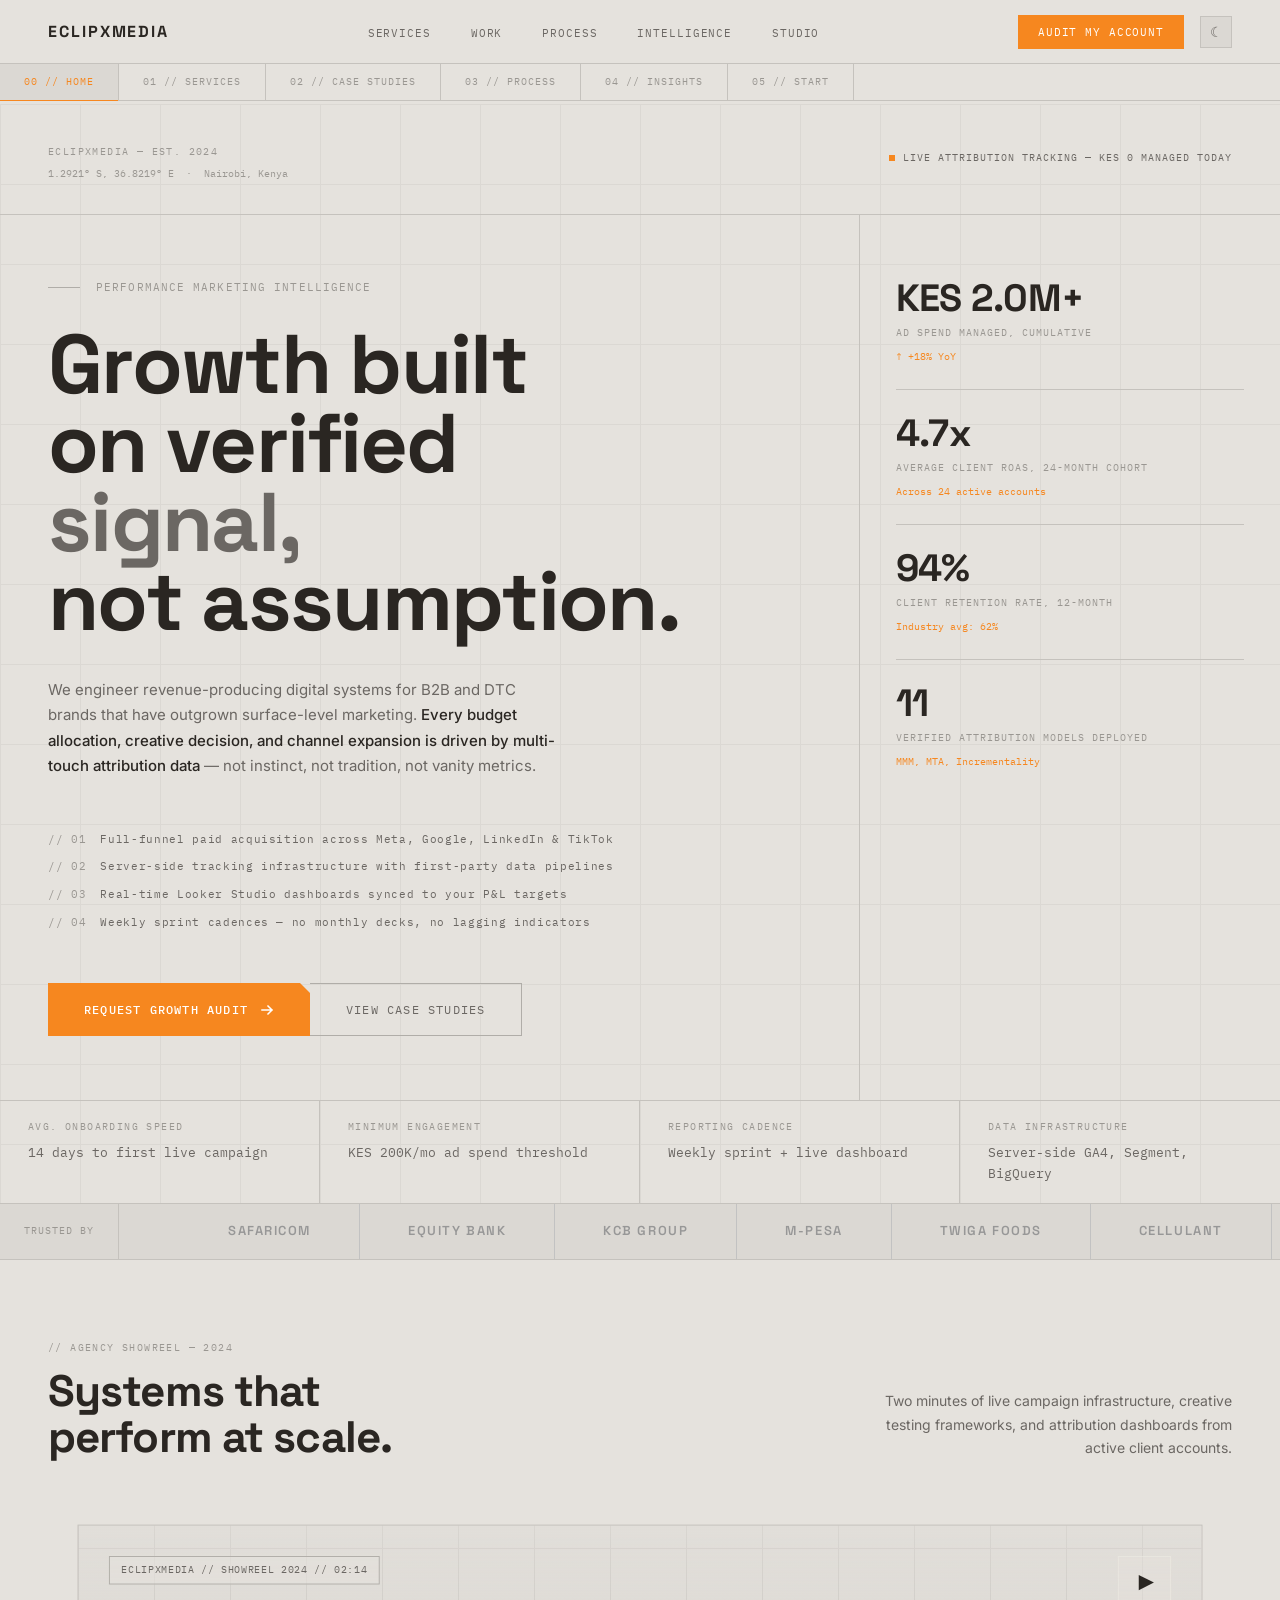
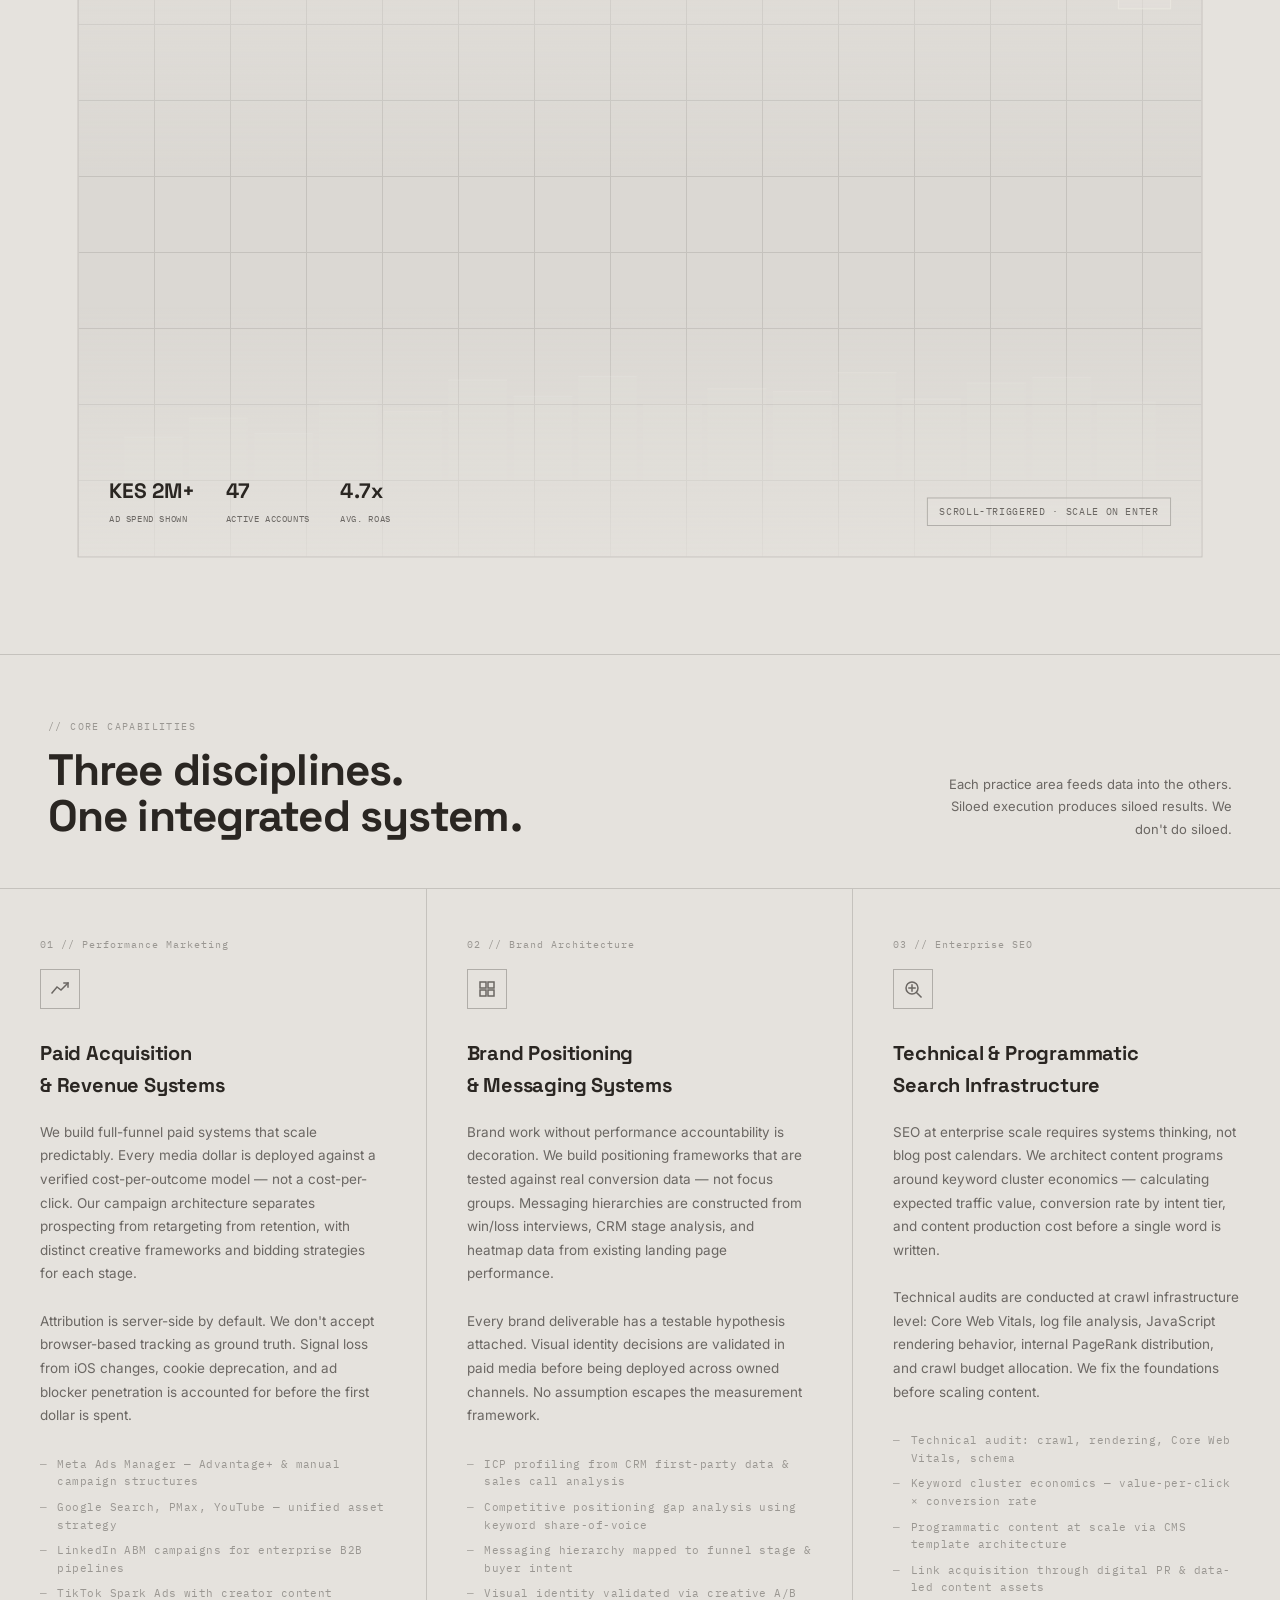
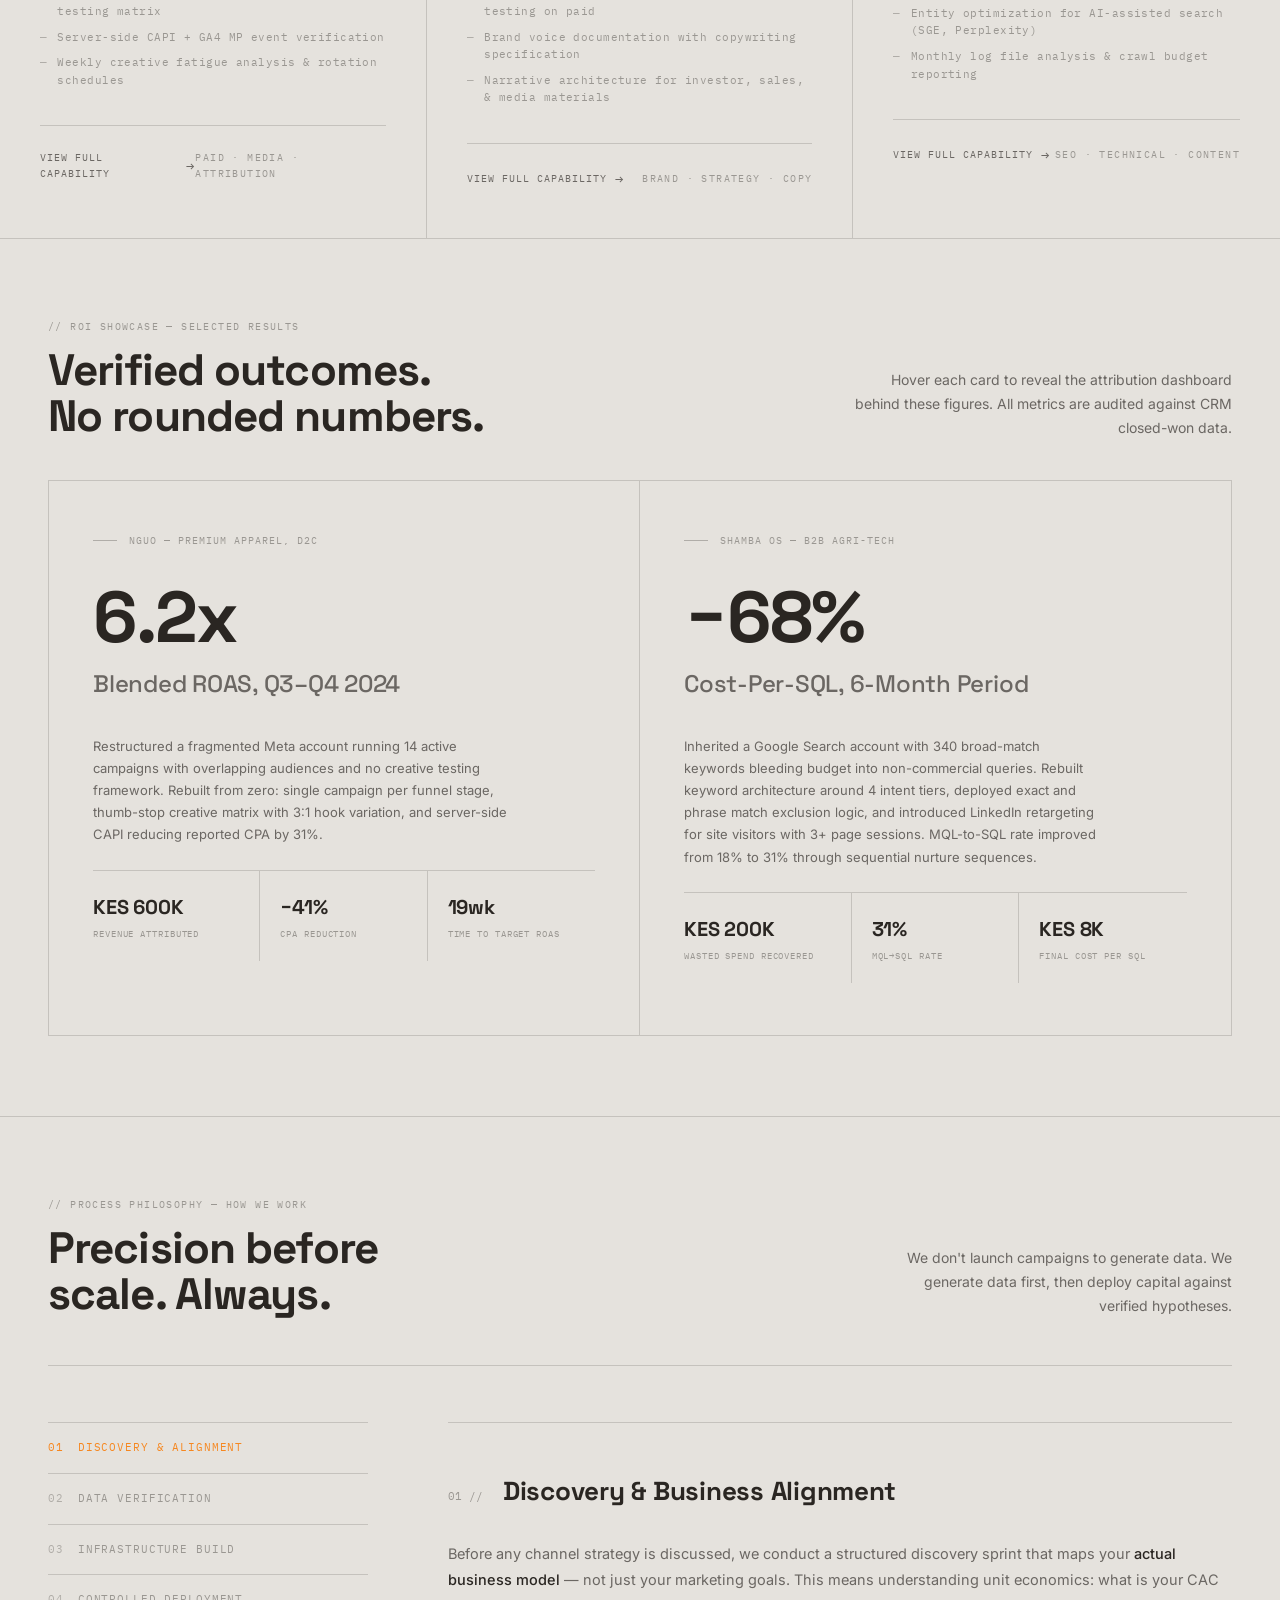
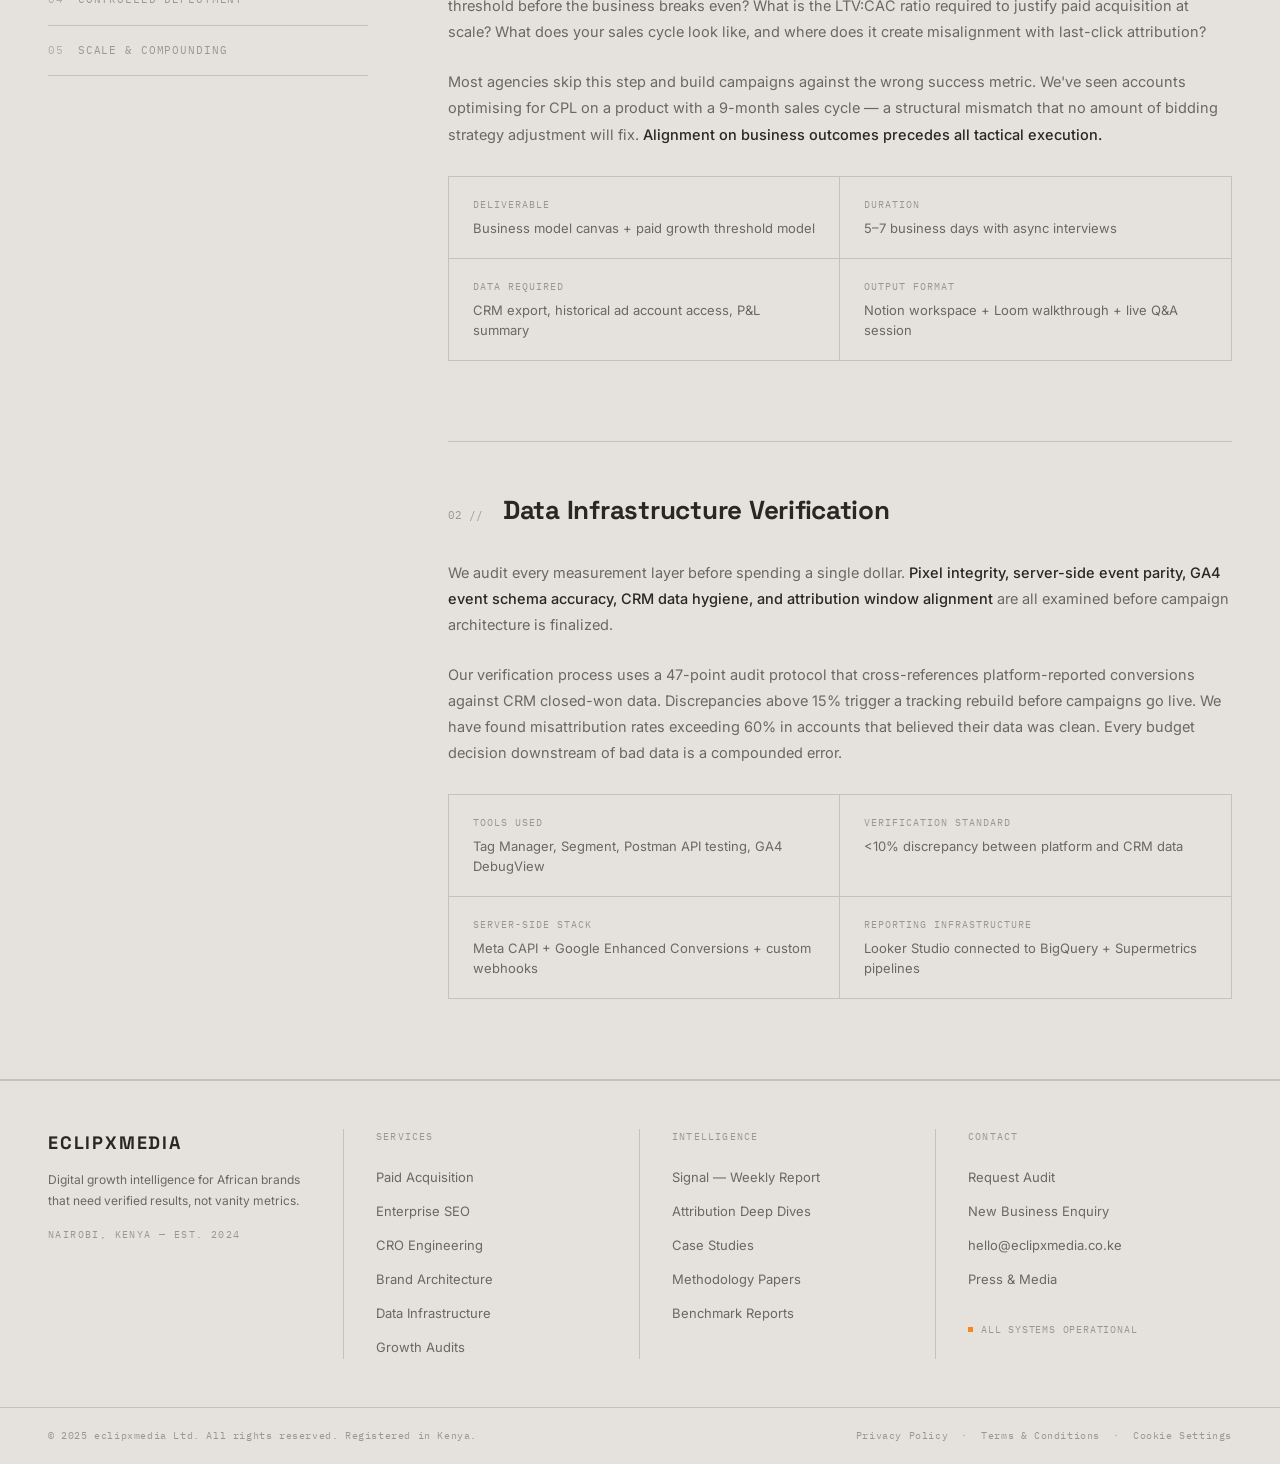
<file: index.html>
<!DOCTYPE html>
<html lang="en">
<head>
<meta charset="UTF-8">
<meta name="viewport" content="width=device-width, initial-scale=1.0">
<title>eclipxmedia — Data-Driven Growth Agency, Nairobi</title>
<link rel="preconnect" href="https://fonts.googleapis.com">
<link rel="preconnect" href="https://fonts.gstatic.com" crossorigin>
<link href="https://fonts.googleapis.com/css2?family=Space+Grotesk:wght@300;400;500;600;700&family=IBM+Plex+Mono:wght@300;400;500&family=Inter:wght@300;400;500&display=swap" rel="stylesheet">
<link rel="stylesheet" href="css/styles.css">
<script>
document.addEventListener('DOMContentLoaded', async function() {
  try {
    const hdr = await fetch('partials/header.html');
    document.getElementById('header-placeholder').innerHTML = await hdr.text();
    if (typeof initTheme === 'function') initTheme();
    const ftr = await fetch('partials/footer.html');
    document.getElementById('footer-placeholder').innerHTML = await ftr.text();
    const current = window.location.pathname.split('/').pop() || 'index.html';
    document.querySelectorAll('.page-tab').forEach(function(a) {
      if (a.getAttribute('href') === current) a.classList.add('active');
    });
  } catch(e) {
    console.warn('Could not load header/footer partials.', e);
  }
});
</script>
</head>
<body>

<div id="header-placeholder"></div>

<main>

<!-- ─── S1: HERO CANVAS ─────────────────────── -->
<section class="hero" id="hero">

  <div class="hero-header">
    <div class="hero-meta-left">
      <div class="label">eclipxmedia &mdash; Est. 2024</div>
      <div class="coordinates mono" style="font-size:10px;color:var(--text-muted);margin-top:4px;">
        1.2921&deg; S, 36.8219&deg; E &nbsp;&middot;&nbsp; Nairobi, Kenya
      </div>
    </div>
    <div class="hero-meta-right">
      <div class="live-indicator">
        <div class="live-dot"></div>
        <span>Live attribution tracking &mdash; <span id="live-spend">KES 0</span> managed today</span>
      </div>
    </div>
  </div>

  <div class="hero-body">
    <div class="hero-copy">

      <div class="hero-eyebrow">
        Performance Marketing Intelligence
      </div>

      <h1 class="hero-h1">
        Growth built<br>
        on verified<br>
        <em>signal,</em><br>
        not assumption.
      </h1>

      <p class="hero-sub">
        We engineer revenue-producing digital systems for B2B and DTC brands that have outgrown
        surface-level marketing. <strong>Every budget allocation, creative decision, and channel
        expansion is driven by multi-touch attribution data</strong> &mdash; not instinct, not tradition,
        not vanity metrics.
      </p>

      <div class="hero-markers">
        <div class="hero-marker">
          <span class="hero-marker-idx">// 01</span>
          <span>Full-funnel paid acquisition across Meta, Google, LinkedIn &amp; TikTok</span>
        </div>
        <div class="hero-marker">
          <span class="hero-marker-idx">// 02</span>
          <span>Server-side tracking infrastructure with first-party data pipelines</span>
        </div>
        <div class="hero-marker">
          <span class="hero-marker-idx">// 03</span>
          <span>Real-time Looker Studio dashboards synced to your P&amp;L targets</span>
        </div>
        <div class="hero-marker">
          <span class="hero-marker-idx">// 04</span>
          <span>Weekly sprint cadences &mdash; no monthly decks, no lagging indicators</span>
        </div>
      </div>

      <div class="hero-ctas">
        <a href="contact.html" class="cta-primary">
          Request Growth Audit
          <svg width="14" height="14" viewBox="0 0 14 14" fill="none">
            <path d="M2 7H12M8 3L12 7L8 11" stroke="currentColor" stroke-width="1.5" stroke-linecap="square"/>
          </svg>
        </a>
        <a href="proof.html" class="cta-secondary">View Case Studies</a>
      </div>

    </div>

    <div class="hero-stats">
      <div class="hero-stat-item">
        <div class="stat-value" data-count="2" data-suffix="M+" data-prefix="KES ">KES 0</div>
        <div class="stat-label">Ad Spend Managed, Cumulative</div>
        <div class="stat-delta mono" style="font-size:10px;">&uarr; +18% YoY</div>
      </div>
      <div class="hero-stat-item">
        <div class="stat-value" data-count="4.7" data-suffix="x">0x</div>
        <div class="stat-label">Average Client ROAS, 24-Month Cohort</div>
        <div class="stat-delta">Across 24 active accounts</div>
      </div>
      <div class="hero-stat-item">
        <div class="stat-value" data-count="94" data-suffix="%">0%</div>
        <div class="stat-label">Client Retention Rate, 12-Month</div>
        <div class="stat-delta">Industry avg: 62%</div>
      </div>
      <div class="hero-stat-item">
        <div class="stat-value" data-count="11" data-suffix="">0</div>
        <div class="stat-label">Verified Attribution Models Deployed</div>
        <div class="stat-delta">MMM, MTA, Incrementality</div>
      </div>
    </div>
  </div>

  <div class="hero-footer">
    <div class="hero-footer-cell">
      <div class="label">Avg. Onboarding Speed</div>
      <div class="mono" style="font-size:13px;color:var(--text-secondary);margin-top:4px;">14 days to first live campaign</div>
    </div>
    <div class="hero-footer-cell">
      <div class="label">Minimum Engagement</div>
      <div class="mono" style="font-size:13px;color:var(--text-secondary);margin-top:4px;">KES 200K/mo ad spend threshold</div>
    </div>
    <div class="hero-footer-cell">
      <div class="label">Reporting Cadence</div>
      <div class="mono" style="font-size:13px;color:var(--text-secondary);margin-top:4px;">Weekly sprint + live dashboard</div>
    </div>
    <div class="hero-footer-cell">
      <div class="label">Data Infrastructure</div>
      <div class="mono" style="font-size:13px;color:var(--text-secondary);margin-top:4px;">Server-side GA4, Segment, BigQuery</div>
    </div>
  </div>

</section>

<!-- ─── S2: TRUST TICKER ─────────────────────── -->
<section class="ticker-section" aria-label="Client logos">
  <div class="ticker-label">Trusted By</div>
  <div class="ticker-track">
    <span class="ticker-logo">Safaricom</span>
    <span class="ticker-logo">Equity Bank</span>
    <span class="ticker-logo">KCB Group</span>
    <span class="ticker-logo">M-Pesa</span>
    <span class="ticker-logo">Twiga Foods</span>
    <span class="ticker-logo">Cellulant</span>
    <span class="ticker-logo">Flutterwave</span>
    <span class="ticker-logo">Nguo</span>
    <span class="ticker-logo">Shamba OS</span>
    <span class="ticker-logo">Pesa Capital</span>
    <span class="ticker-logo">Safaricom</span>
    <span class="ticker-logo">Equity Bank</span>
    <span class="ticker-logo">KCB Group</span>
    <span class="ticker-logo">M-Pesa</span>
    <span class="ticker-logo">Twiga Foods</span>
    <span class="ticker-logo">Cellulant</span>
    <span class="ticker-logo">Flutterwave</span>
    <span class="ticker-logo">Nguo</span>
    <span class="ticker-logo">Shamba OS</span>
    <span class="ticker-logo">Pesa Capital</span>
  </div>
</section>

<!-- ─── S3: GROWTH REEL ──────────────────────── -->
<section class="showreel-section reveal">
  <div class="section-header">
    <div class="section-title-block">
      <div class="label">// Agency Showreel &mdash; 2024</div>
      <h2 class="section-h2" style="margin-top:12px;">
        Systems that<br>perform at scale.
      </h2>
    </div>
    <div class="section-desc">
      Two minutes of live campaign infrastructure, creative testing frameworks,
      and attribution dashboards from active client accounts.
    </div>
  </div>

  <div class="showreel-container" role="button" aria-label="Play agency showreel" tabindex="0">
    <div class="showreel-visual"></div>

    <div class="mock-chart">
      <div class="mock-bar" style="height:38%;animation-delay:0.1s"></div>
      <div class="mock-bar" style="height:55%;animation-delay:0.15s"></div>
      <div class="mock-bar" style="height:42%;animation-delay:0.2s"></div>
      <div class="mock-bar" style="height:70%;animation-delay:0.25s"></div>
      <div class="mock-bar" style="height:61%;animation-delay:0.3s"></div>
      <div class="mock-bar" style="height:88%;animation-delay:0.35s"></div>
      <div class="mock-bar" style="height:74%;animation-delay:0.4s"></div>
      <div class="mock-bar" style="height:92%;animation-delay:0.45s"></div>
      <div class="mock-bar" style="height:67%;animation-delay:0.5s"></div>
      <div class="mock-bar" style="height:81%;animation-delay:0.55s"></div>
      <div class="mock-bar" style="height:78%;animation-delay:0.6s"></div>
      <div class="mock-bar" style="height:95%;animation-delay:0.65s"></div>
      <div class="mock-bar" style="height:72%;animation-delay:0.7s"></div>
      <div class="mock-bar" style="height:86%;animation-delay:0.75s"></div>
      <div class="mock-bar" style="height:91%;animation-delay:0.8s"></div>
      <div class="mock-bar" style="height:69%;animation-delay:0.85s"></div>
    </div>

    <div class="showreel-overlay">
      <div class="showreel-top">
        <div class="showreel-tag">ECLIPXMEDIA // SHOWREEL 2024 // 02:14</div>
        <div class="showreel-play" role="button" aria-label="Play video">
          <div class="play-icon"></div>
        </div>
      </div>
      <div class="showreel-bottom">
        <div class="showreel-metrics">
          <div class="showreel-metric">
            <div class="val">KES 2M+</div>
            <div class="lbl">Ad Spend Shown</div>
          </div>
          <div class="showreel-metric">
            <div class="val">47</div>
            <div class="lbl">Active Accounts</div>
          </div>
          <div class="showreel-metric">
            <div class="val">4.7x</div>
            <div class="lbl">Avg. ROAS</div>
          </div>
        </div>
        <div class="showreel-tag">Scroll-triggered &middot; Scale on enter</div>
      </div>
    </div>
  </div>
</section>

<!-- ─── S4: CAPABILITIES GRID ────────────────── -->
<section class="capabilities-section">
  <div class="capabilities-header reveal">
    <div style="display:flex;justify-content:space-between;align-items:flex-end;">
      <div>
        <div class="label">// Core Capabilities</div>
        <h2 class="section-h2" style="margin-top:12px;">
          Three disciplines.<br>One integrated system.
        </h2>
      </div>
      <div style="max-width:300px;text-align:right;">
        <p style="font-size:13px;color:var(--text-secondary);line-height:1.7;">
          Each practice area feeds data into the others. Siloed execution produces siloed results.
          We don't do siloed.
        </p>
      </div>
    </div>
  </div>

  <div class="capabilities-grid">

    <div class="cap-card reveal">
      <div class="cap-number">01 // Performance Marketing</div>
      <div class="cap-icon">
        <svg width="20" height="20" viewBox="0 0 20 20" fill="none">
          <polyline points="2,14 7,8 11,11 18,4" class="icon-line"/>
          <polyline points="14,4 18,4 18,8" class="icon-line"/>
        </svg>
      </div>
      <h3 class="cap-title">Paid Acquisition<br>&amp; Revenue Systems</h3>
      <p class="cap-desc">
        We build full-funnel paid systems that scale predictably. Every media dollar
        is deployed against a verified cost-per-outcome model &mdash; not a cost-per-click.
        Our campaign architecture separates prospecting from retargeting from retention,
        with distinct creative frameworks and bidding strategies for each stage.
        <br><br>
        Attribution is server-side by default. We don't accept browser-based tracking
        as ground truth. Signal loss from iOS changes, cookie deprecation, and ad blocker
        penetration is accounted for before the first dollar is spent.
      </p>
      <ul class="cap-list">
        <li>Meta Ads Manager &mdash; Advantage+ &amp; manual campaign structures</li>
        <li>Google Search, PMax, YouTube &mdash; unified asset strategy</li>
        <li>LinkedIn ABM campaigns for enterprise B2B pipelines</li>
        <li>TikTok Spark Ads with creator content testing matrix</li>
        <li>Server-side CAPI + GA4 MP event verification</li>
        <li>Weekly creative fatigue analysis &amp; rotation schedules</li>
      </ul>
      <div class="cap-footer">
        <a href="services.html" class="cap-link">
          View Full Capability
          <span class="cap-link-arrow">&rarr;</span>
        </a>
        <div class="label">PAID &middot; MEDIA &middot; ATTRIBUTION</div>
      </div>
    </div>

    <div class="cap-card reveal reveal-delay-1">
      <div class="cap-number">02 // Brand Architecture</div>
      <div class="cap-icon">
        <svg width="20" height="20" viewBox="0 0 20 20" fill="none">
          <rect x="3" y="3" width="6" height="6" class="icon-line"/>
          <rect x="11" y="3" width="6" height="6" class="icon-line"/>
          <rect x="3" y="11" width="6" height="6" class="icon-line"/>
          <rect x="11" y="11" width="6" height="6" class="icon-line"/>
        </svg>
      </div>
      <h3 class="cap-title">Brand Positioning<br>&amp; Messaging Systems</h3>
      <p class="cap-desc">
        Brand work without performance accountability is decoration. We build positioning
        frameworks that are tested against real conversion data &mdash; not focus groups.
        Messaging hierarchies are constructed from win/loss interviews, CRM stage analysis,
        and heatmap data from existing landing page performance.
        <br><br>
        Every brand deliverable has a testable hypothesis attached. Visual identity decisions
        are validated in paid media before being deployed across owned channels.
        No assumption escapes the measurement framework.
      </p>
      <ul class="cap-list">
        <li>ICP profiling from CRM first-party data &amp; sales call analysis</li>
        <li>Competitive positioning gap analysis using keyword share-of-voice</li>
        <li>Messaging hierarchy mapped to funnel stage &amp; buyer intent</li>
        <li>Visual identity validated via creative A/B testing on paid</li>
        <li>Brand voice documentation with copywriting specification</li>
        <li>Narrative architecture for investor, sales, &amp; media materials</li>
      </ul>
      <div class="cap-footer">
        <a href="services.html" class="cap-link">
          View Full Capability
          <span class="cap-link-arrow">&rarr;</span>
        </a>
        <div class="label">BRAND &middot; STRATEGY &middot; COPY</div>
      </div>
    </div>

    <div class="cap-card reveal reveal-delay-2">
      <div class="cap-number">03 // Enterprise SEO</div>
      <div class="cap-icon">
        <svg width="20" height="20" viewBox="0 0 20 20" fill="none">
          <circle cx="9" cy="9" r="6" class="icon-line"/>
          <line x1="13.5" y1="13.5" x2="18" y2="18" class="icon-line"/>
          <line x1="6" y1="9" x2="12" y2="9" class="icon-line"/>
          <line x1="9" y1="6" x2="9" y2="12" class="icon-line"/>
        </svg>
      </div>
      <h3 class="cap-title">Technical &amp; Programmatic<br>Search Infrastructure</h3>
      <p class="cap-desc">
        SEO at enterprise scale requires systems thinking, not blog post calendars.
        We architect content programs around keyword cluster economics &mdash; calculating
        expected traffic value, conversion rate by intent tier, and content production
        cost before a single word is written.
        <br><br>
        Technical audits are conducted at crawl infrastructure level: Core Web Vitals,
        log file analysis, JavaScript rendering behavior, internal PageRank distribution,
        and crawl budget allocation. We fix the foundations before scaling content.
      </p>
      <ul class="cap-list">
        <li>Technical audit: crawl, rendering, Core Web Vitals, schema</li>
        <li>Keyword cluster economics &mdash; value-per-click &times; conversion rate</li>
        <li>Programmatic content at scale via CMS template architecture</li>
        <li>Link acquisition through digital PR &amp; data-led content assets</li>
        <li>Entity optimization for AI-assisted search (SGE, Perplexity)</li>
        <li>Monthly log file analysis &amp; crawl budget reporting</li>
      </ul>
      <div class="cap-footer">
        <a href="services.html" class="cap-link">
          View Full Capability
          <span class="cap-link-arrow">&rarr;</span>
        </a>
        <div class="label">SEO &middot; TECHNICAL &middot; CONTENT</div>
      </div>
    </div>

  </div>
</section>

<!-- ─── S5: ROI SHOWCASE ─────────────────────── -->
<section class="roi-section reveal">

  <div class="section-header" style="margin-bottom:40px;">
    <div class="section-title-block">
      <div class="label">// ROI Showcase &mdash; Selected Results</div>
      <h2 class="section-h2" style="margin-top:12px;">
        Verified outcomes.<br>No rounded numbers.
      </h2>
    </div>
    <div class="section-desc">
      Hover each card to reveal the attribution dashboard behind these figures.
      All metrics are audited against CRM closed-won data.
    </div>
  </div>

  <div class="roi-grid">

    <div class="roi-card">
      <div class="roi-front">
        <div class="roi-client-tag">Nguo &mdash; Premium Apparel, D2C</div>
        <div class="roi-metric-big">6.2x</div>
        <div class="roi-metric-sub">Blended ROAS, Q3&ndash;Q4 2024</div>
        <p style="font-size:13px;color:var(--text-secondary);line-height:1.7;max-width:420px;">
          Restructured a fragmented Meta account running 14 active campaigns with
          overlapping audiences and no creative testing framework. Rebuilt from zero:
          single campaign per funnel stage, thumb-stop creative matrix with 3:1 hook
          variation, and server-side CAPI reducing reported CPA by 31%.
        </p>
        <div class="roi-detail-row">
          <div class="roi-detail-cell">
            <div class="roi-detail-val">KES 600K</div>
            <div class="roi-detail-lbl">Revenue Attributed</div>
          </div>
          <div class="roi-detail-cell" style="padding-left:20px;">
            <div class="roi-detail-val">&minus;41%</div>
            <div class="roi-detail-lbl">CPA Reduction</div>
          </div>
          <div class="roi-detail-cell" style="padding-left:20px;">
            <div class="roi-detail-val">19wk</div>
            <div class="roi-detail-lbl">Time to Target ROAS</div>
          </div>
        </div>
      </div>

      <div class="roi-dashboard">
        <div class="label" style="margin-bottom:16px;">// Live Attribution Dashboard &mdash; Nguo</div>
        <div class="dash-row">
          <div class="dash-bar lo"></div>
          <div class="dash-bar md"></div>
          <div class="dash-bar lo"></div>
          <div class="dash-bar md"></div>
          <div class="dash-bar hi"></div>
          <div class="dash-bar hi"></div>
          <div class="dash-bar md"></div>
          <div class="dash-bar hi"></div>
          <div class="dash-bar hi"></div>
          <div class="dash-bar" style="height:95%"></div>
          <div class="dash-bar hi"></div>
          <div class="dash-bar hi"></div>
        </div>
        <div class="dash-line"></div>
        <div class="dash-label-row">
          <span class="dash-label">Week 1 &mdash; Audit</span>
          <span class="dash-label">Week 8 &mdash; Rebuild</span>
          <span class="dash-label">Week 19 &mdash; Target</span>
        </div>
        <div style="margin-top:20px;display:grid;grid-template-columns:1fr 1fr 1fr;gap:0;border-top:1px solid var(--border);padding-top:16px;">
          <div><div class="dash-label">ROAS AT START</div><div style="font-family:var(--display);font-size:20px;font-weight:700;color:var(--text-primary);margin-top:4px;">1.8x</div></div>
          <div><div class="dash-label">ROAS AT TARGET</div><div style="font-family:var(--display);font-size:20px;font-weight:700;color:var(--text-primary);margin-top:4px;">6.2x</div></div>
          <div><div class="dash-label">PLATFORM</div><div style="font-family:var(--mono);font-size:11px;color:var(--text-secondary);margin-top:4px;">Meta + Server-CAPI</div></div>
        </div>
      </div>
    </div>

    <div class="roi-card">
      <div class="roi-front">
        <div class="roi-client-tag">Shamba OS &mdash; B2B Agri-Tech</div>
        <div class="roi-metric-big">&minus;68%</div>
        <div class="roi-metric-sub">Cost-Per-SQL, 6-Month Period</div>
        <p style="font-size:13px;color:var(--text-secondary);line-height:1.7;max-width:420px;">
          Inherited a Google Search account with 340 broad-match keywords bleeding budget
          into non-commercial queries. Rebuilt keyword architecture around 4 intent tiers,
          deployed exact and phrase match exclusion logic, and introduced LinkedIn
          retargeting for site visitors with 3+ page sessions. MQL-to-SQL rate
          improved from 18% to 31% through sequential nurture sequences.
        </p>
        <div class="roi-detail-row">
          <div class="roi-detail-cell">
            <div class="roi-detail-val">KES 200K</div>
            <div class="roi-detail-lbl">Wasted Spend Recovered</div>
          </div>
          <div class="roi-detail-cell" style="padding-left:20px;">
            <div class="roi-detail-val">31%</div>
            <div class="roi-detail-lbl">MQL&rarr;SQL Rate</div>
          </div>
          <div class="roi-detail-cell" style="padding-left:20px;">
            <div class="roi-detail-val">KES 8K</div>
            <div class="roi-detail-lbl">Final Cost Per SQL</div>
          </div>
        </div>
      </div>

      <div class="roi-dashboard">
        <div class="label" style="margin-bottom:16px;">// Pipeline Attribution &mdash; Shamba OS</div>
        <div class="dash-row">
          <div class="dash-bar" style="height:85%"></div>
          <div class="dash-bar hi"></div>
          <div class="dash-bar" style="height:80%"></div>
          <div class="dash-bar" style="height:75%"></div>
          <div class="dash-bar" style="height:65%"></div>
          <div class="dash-bar" style="height:55%"></div>
          <div class="dash-bar md"></div>
          <div class="dash-bar" style="height:42%"></div>
          <div class="dash-bar" style="height:38%"></div>
          <div class="dash-bar lo"></div>
          <div class="dash-bar" style="height:32%"></div>
        </div>
        <div class="dash-line"></div>
        <div class="dash-label-row">
          <span class="dash-label">Month 1 &mdash; KES 12K SQL</span>
          <span class="dash-label">Month 4 &mdash; KES 6.5K SQL</span>
          <span class="dash-label">Month 6 &mdash; KES 3.8K SQL</span>
        </div>
        <div style="margin-top:20px;display:grid;grid-template-columns:1fr 1fr 1fr;gap:0;border-top:1px solid var(--border);padding-top:16px;">
          <div><div class="dash-label">CPL AT START</div><div style="font-family:var(--display);font-size:20px;font-weight:700;color:var(--text-primary);margin-top:4px;">KES 12K</div></div>
          <div><div class="dash-label">CPL AT END</div><div style="font-family:var(--display);font-size:20px;font-weight:700;color:var(--text-primary);margin-top:4px;">KES 3.8K</div></div>
          <div><div class="dash-label">CHANNELS</div><div style="font-family:var(--mono);font-size:11px;color:var(--text-secondary);margin-top:4px;">Google Search + LinkedIn</div></div>
        </div>
      </div>
    </div>

  </div>
</section>

<!-- ─── S6: PROCESS PHILOSOPHY ───────────────── -->
<section class="process-section reveal">

  <div class="section-header" style="margin-bottom:0;padding-bottom:48px;border-bottom:1px solid var(--border);">
    <div class="section-title-block">
      <div class="label">// Process Philosophy &mdash; How We Work</div>
      <h2 class="section-h2" style="margin-top:12px;">
        Precision before<br>scale. Always.
      </h2>
    </div>
    <div class="section-desc" style="max-width:340px;">
      We don't launch campaigns to generate data. We generate data first,
      then deploy capital against verified hypotheses.
    </div>
  </div>

  <div class="process-grid" style="margin-top:56px;">

    <div class="process-nav">
      <div class="process-nav-item active">
        <span class="pnav-idx">01</span> Discovery &amp; Alignment
      </div>
      <div class="process-nav-item">
        <span class="pnav-idx">02</span> Data Verification
      </div>
      <div class="process-nav-item">
        <span class="pnav-idx">03</span> Infrastructure Build
      </div>
      <div class="process-nav-item">
        <span class="pnav-idx">04</span> Controlled Deployment
      </div>
      <div class="process-nav-item">
        <span class="pnav-idx">05</span> Scale &amp; Compounding
      </div>
    </div>

    <div class="process-content">

      <div class="process-block">
        <div class="process-block-header">
          <span class="process-block-idx">01 //</span>
          <h3 class="process-block-title">Discovery &amp; Business Alignment</h3>
        </div>
        <p class="process-text">
          Before any channel strategy is discussed, we conduct a structured discovery sprint
          that maps your <strong>actual business model</strong> &mdash; not just your marketing goals.
          This means understanding unit economics: what is your CAC threshold before the business
          breaks even? What is the LTV:CAC ratio required to justify paid acquisition at scale?
          What does your sales cycle look like, and where does it create misalignment with
          last-click attribution?
        </p>
        <p class="process-text">
          Most agencies skip this step and build campaigns against the wrong success metric.
          We've seen accounts optimising for CPL on a product with a 9-month sales cycle &mdash;
          a structural mismatch that no amount of bidding strategy adjustment will fix.
          <strong>Alignment on business outcomes precedes all tactical execution.</strong>
        </p>
        <div class="process-specs">
          <div class="process-spec">
            <div class="spec-key">Deliverable</div>
            <div class="spec-val">Business model canvas + paid growth threshold model</div>
          </div>
          <div class="process-spec">
            <div class="spec-key">Duration</div>
            <div class="spec-val">5&ndash;7 business days with async interviews</div>
          </div>
          <div class="process-spec">
            <div class="spec-key">Data Required</div>
            <div class="spec-val">CRM export, historical ad account access, P&amp;L summary</div>
          </div>
          <div class="process-spec">
            <div class="spec-key">Output Format</div>
            <div class="spec-val">Notion workspace + Loom walkthrough + live Q&amp;A session</div>
          </div>
        </div>
      </div>

      <div class="process-block">
        <div class="process-block-header">
          <span class="process-block-idx">02 //</span>
          <h3 class="process-block-title">Data Infrastructure Verification</h3>
        </div>
        <p class="process-text">
          We audit every measurement layer before spending a single dollar.
          <strong>Pixel integrity, server-side event parity, GA4 event schema accuracy,
          CRM data hygiene, and attribution window alignment</strong> are all examined
          before campaign architecture is finalized.
        </p>
        <p class="process-text">
          Our verification process uses a 47-point audit protocol that cross-references
          platform-reported conversions against CRM closed-won data. Discrepancies above 15%
          trigger a tracking rebuild before campaigns go live. We have found misattribution
          rates exceeding 60% in accounts that believed their data was clean.
          Every budget decision downstream of bad data is a compounded error.
        </p>
        <div class="process-specs">
          <div class="process-spec">
            <div class="spec-key">Tools Used</div>
            <div class="spec-val">Tag Manager, Segment, Postman API testing, GA4 DebugView</div>
          </div>
          <div class="process-spec">
            <div class="spec-key">Verification Standard</div>
            <div class="spec-val">&lt;10% discrepancy between platform and CRM data</div>
          </div>
          <div class="process-spec">
            <div class="spec-key">Server-Side Stack</div>
            <div class="spec-val">Meta CAPI + Google Enhanced Conversions + custom webhooks</div>
          </div>
          <div class="process-spec">
            <div class="spec-key">Reporting Infrastructure</div>
            <div class="spec-val">Looker Studio connected to BigQuery + Supermetrics pipelines</div>
          </div>
        </div>
      </div>

    </div>
  </div>
</section>

</main>

<div id="footer-placeholder"></div>

<script src="js/main.js"></script>
</body>
</html>
</file>
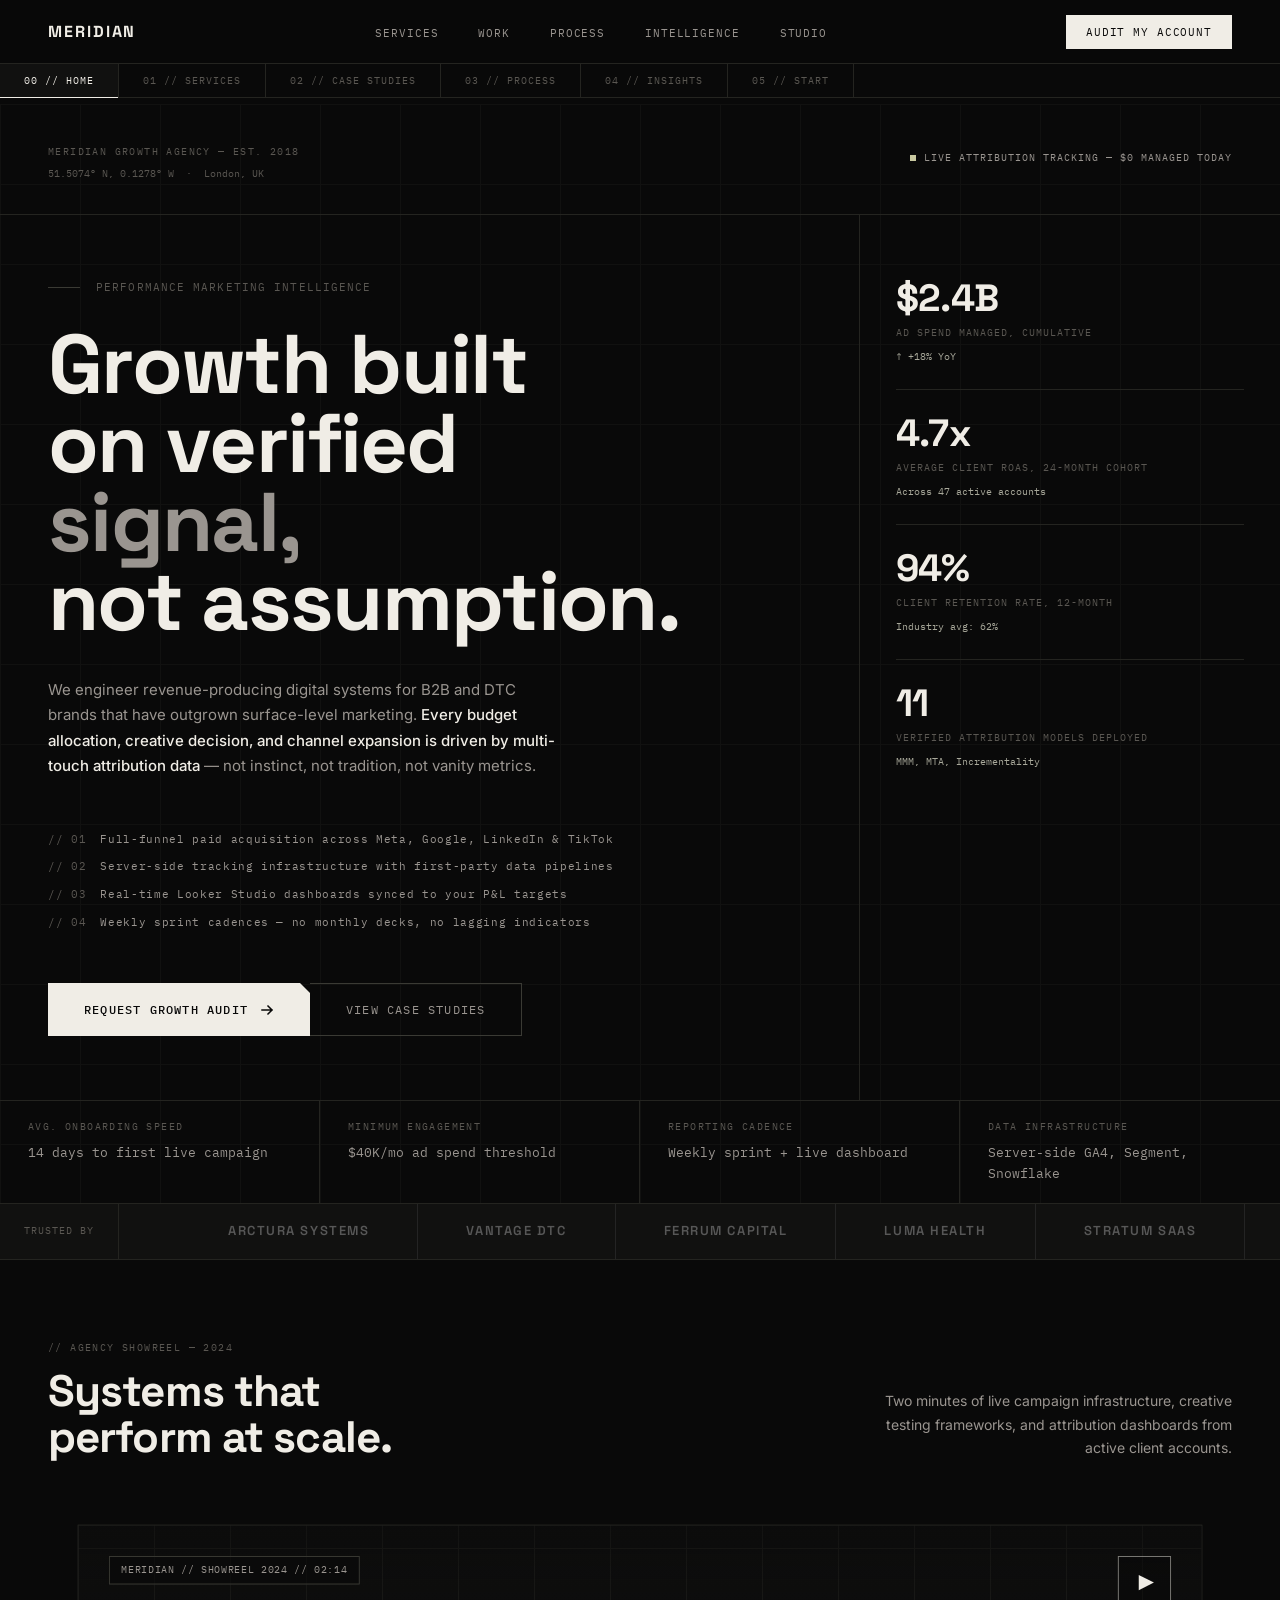
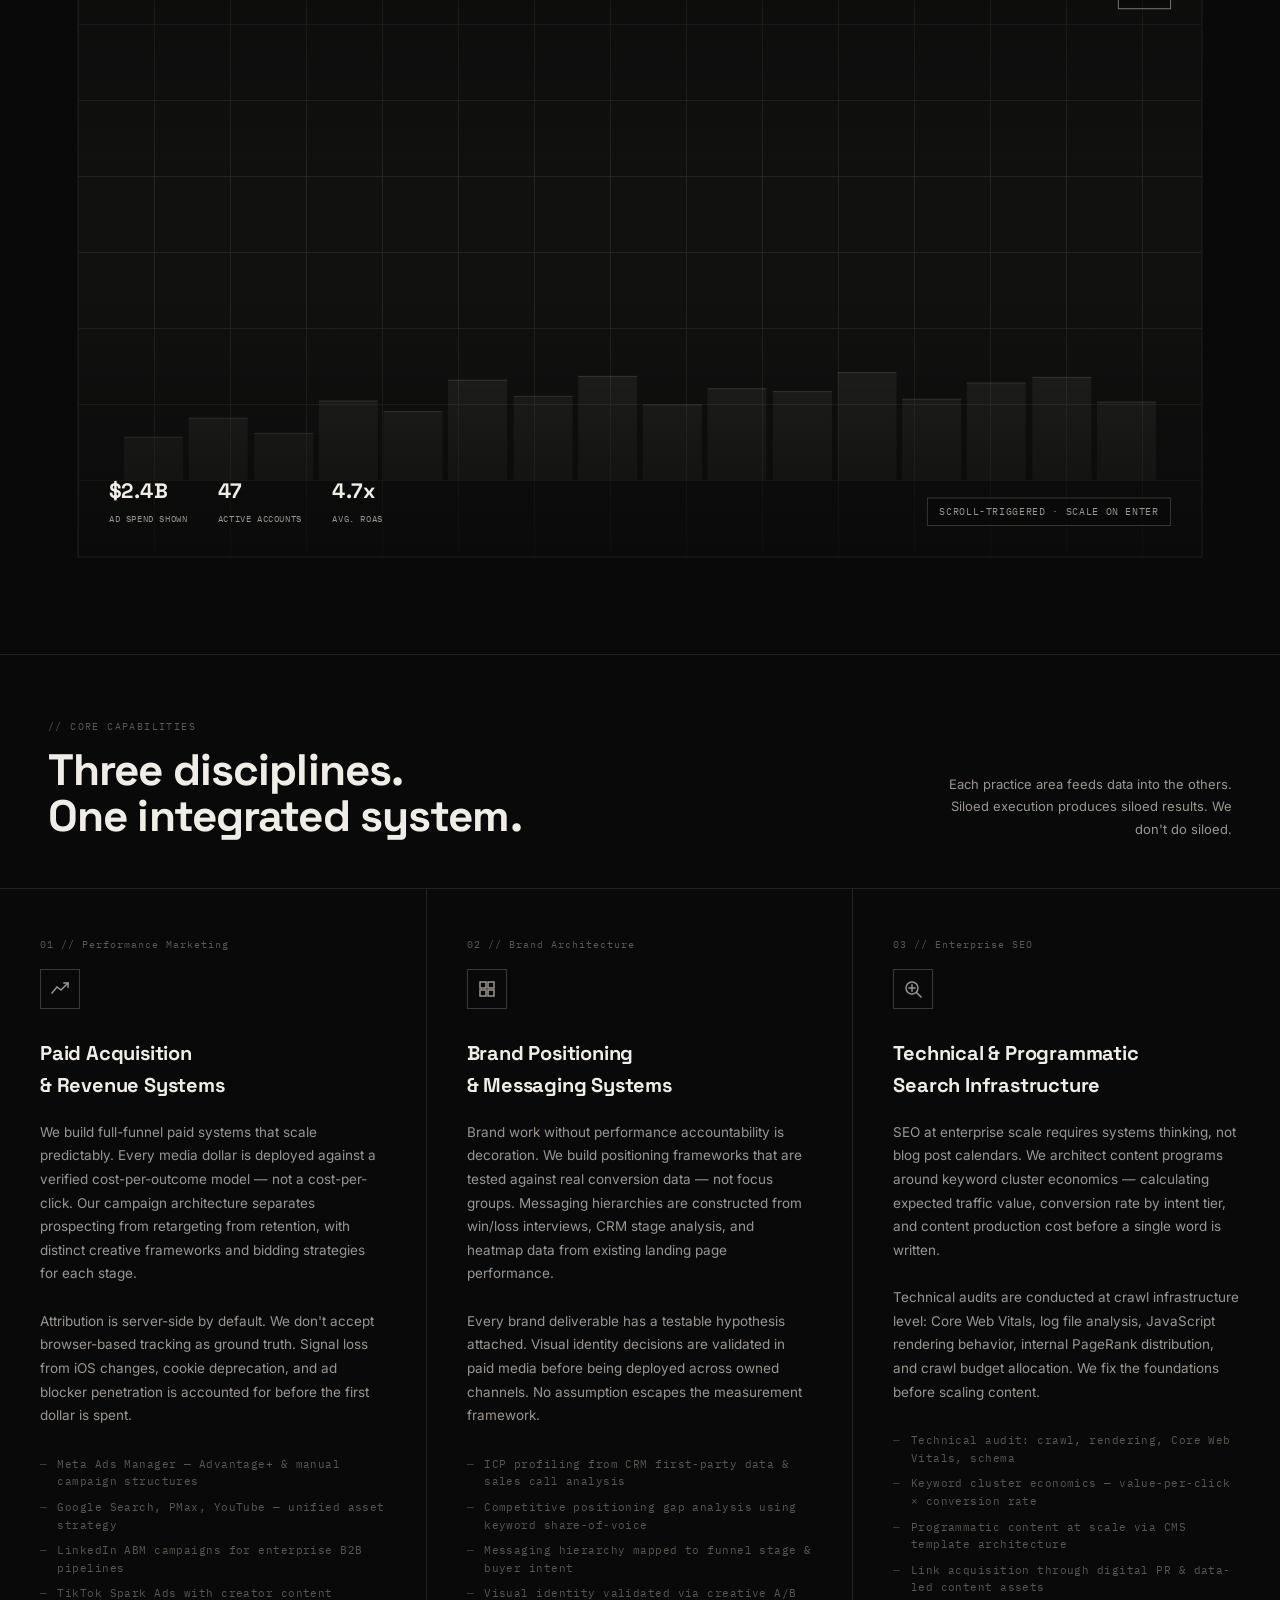
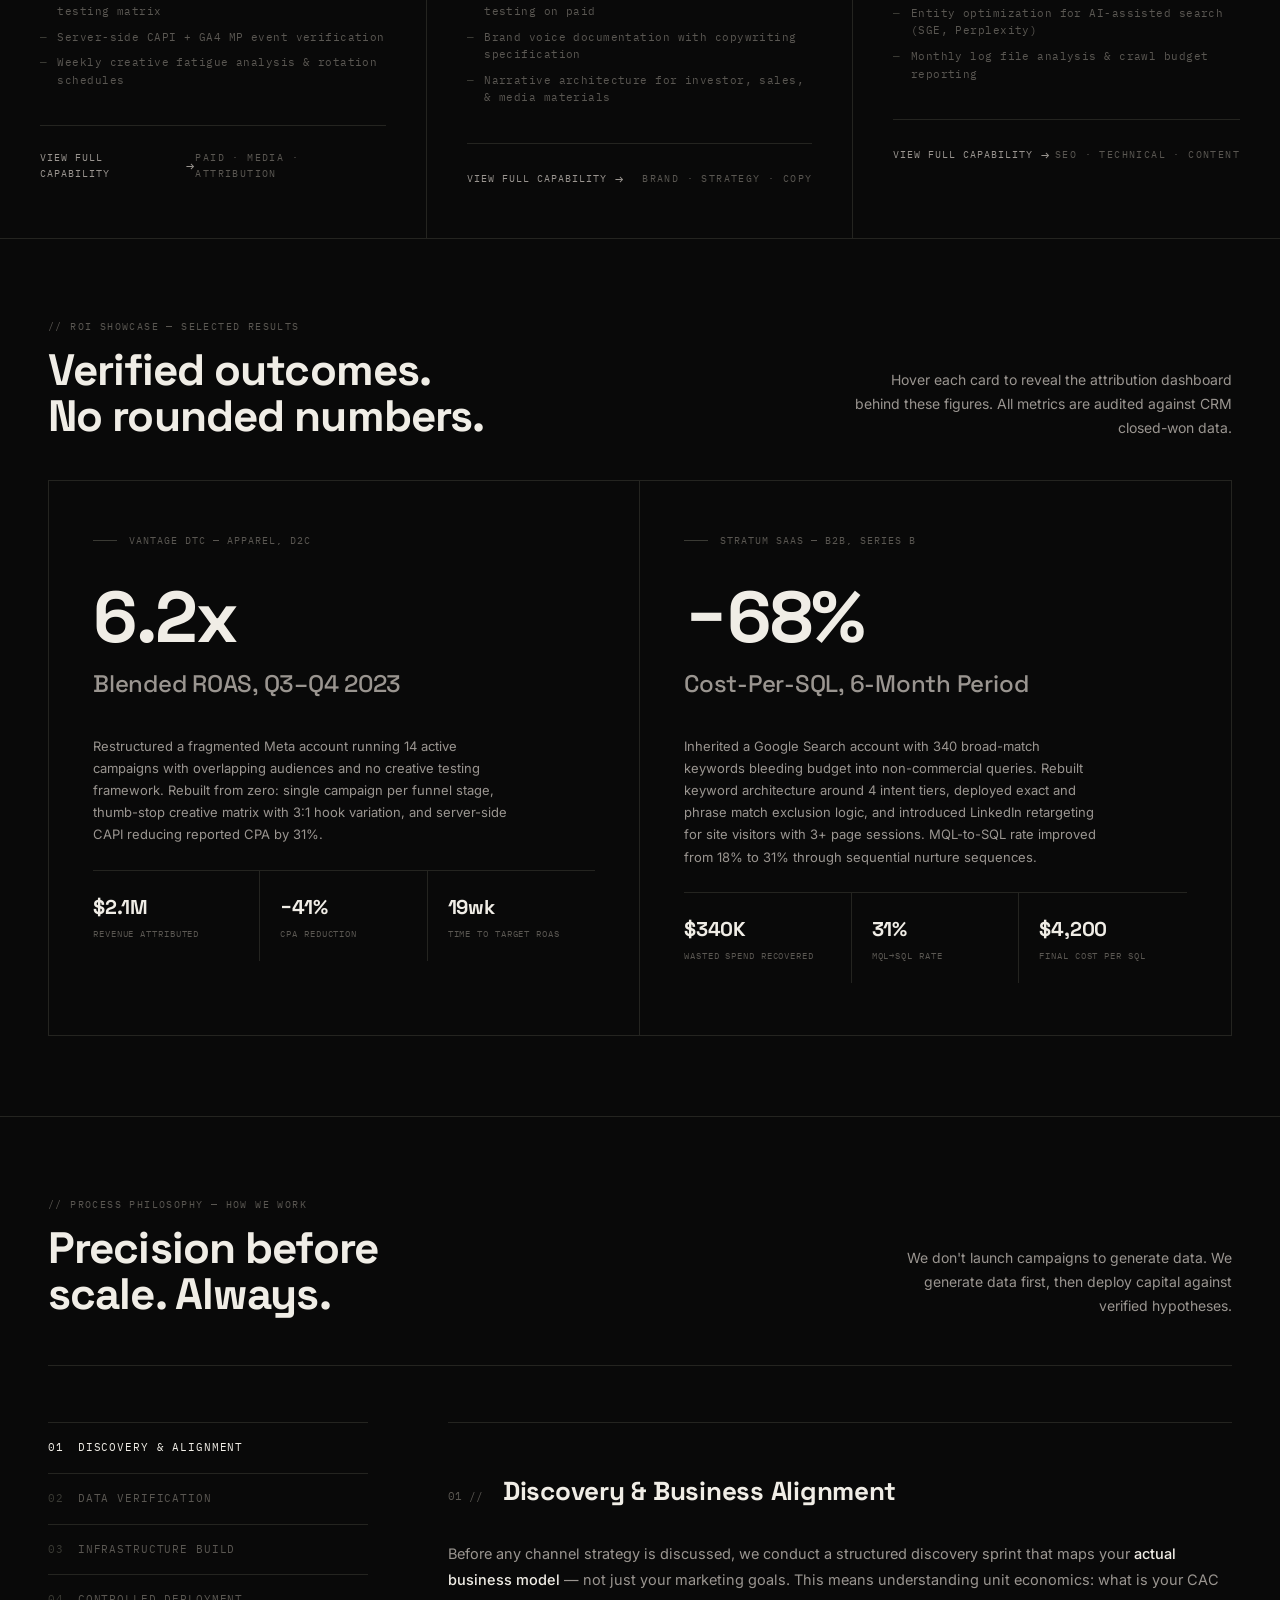
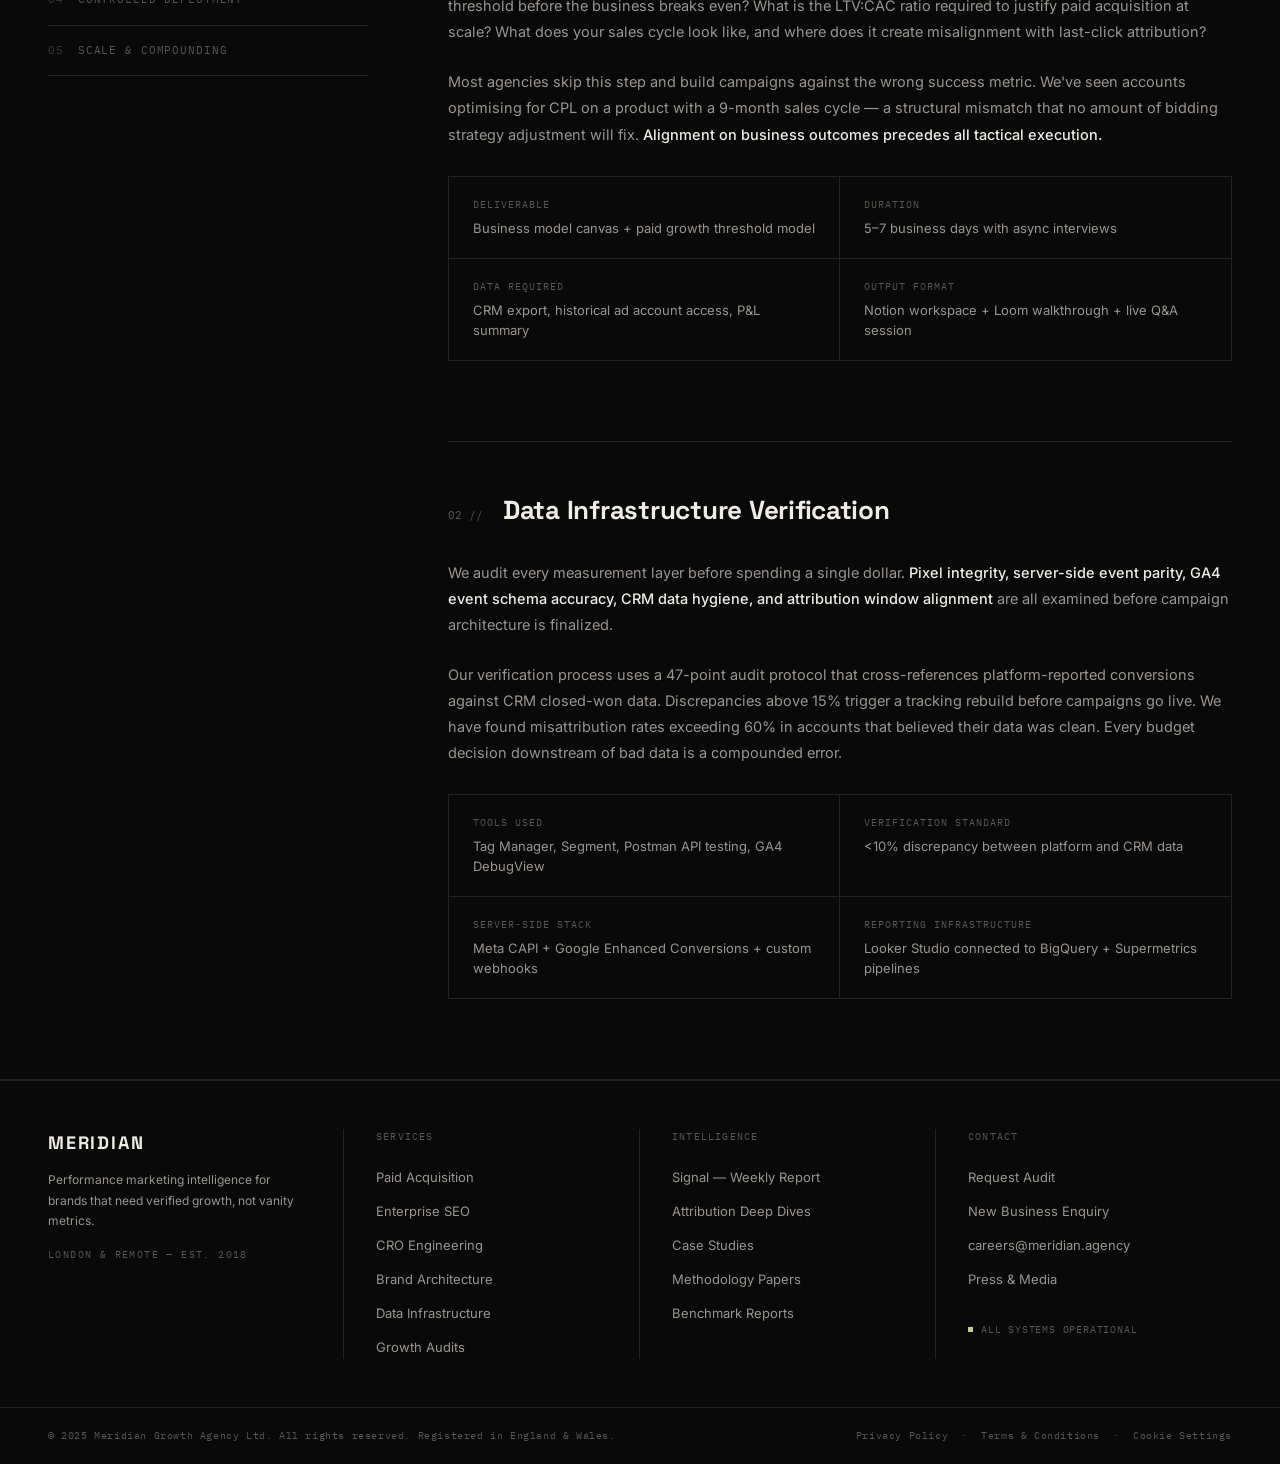
<file: agency_site.html>
<!DOCTYPE html>
<html lang="en">
<head>
<meta charset="UTF-8">
<meta name="viewport" content="width=device-width, initial-scale=1.0">
<title>MERIDIAN — Data-Driven Growth Agency</title>
<link rel="preconnect" href="https://fonts.googleapis.com">
<link rel="preconnect" href="https://fonts.gstatic.com" crossorigin>
<link href="https://fonts.googleapis.com/css2?family=Space+Grotesk:wght@300;400;500;600;700&family=IBM+Plex+Mono:wght@300;400;500&family=Inter:wght@300;400;500&display=swap" rel="stylesheet">
<style>
*, *::before, *::after {
  box-sizing: border-box;
  margin: 0;
  padding: 0;
  border-radius: 0 !important;
}

:root {
  --bg: #090909;
  --bg-card: #111110;
  --bg-hover: #161614;
  --border: #242420;
  --border-bright: #3A3A34;
  --text-primary: #F0EDE6;
  --text-secondary: #9A9590;
  --text-muted: #5A5752;
  --accent: #E8E0D0;
  --accent-bright: #F5F2EC;
  --mono: 'IBM Plex Mono', monospace;
  --display: 'Space Grotesk', sans-serif;
  --body: 'Inter', sans-serif;
}

html { scroll-behavior: smooth; }

body {
  background: var(--bg);
  color: var(--text-primary);
  font-family: var(--body);
  font-size: 15px;
  line-height: 1.6;
  overflow-x: hidden;
  -webkit-font-smoothing: antialiased;
}

/* ─── SCROLLBAR ─────────────────────────────── */
::-webkit-scrollbar { width: 2px; }
::-webkit-scrollbar-track { background: var(--bg); }
::-webkit-scrollbar-thumb { background: var(--border-bright); }

/* ─── NAV ────────────────────────────────────── */
nav {
  position: fixed;
  top: 0; left: 0; right: 0;
  z-index: 100;
  display: flex;
  align-items: center;
  justify-content: space-between;
  padding: 0 48px;
  height: 64px;
  border-bottom: 1px solid var(--border);
  background: rgba(9,9,9,0.92);
  backdrop-filter: blur(12px);
}

.nav-logo {
  font-family: var(--display);
  font-size: 16px;
  font-weight: 700;
  letter-spacing: 0.12em;
  color: var(--text-primary);
  text-decoration: none;
  text-transform: uppercase;
}

.nav-links {
  display: flex;
  gap: 40px;
  list-style: none;
}

.nav-links a {
  font-family: var(--mono);
  font-size: 11px;
  font-weight: 400;
  letter-spacing: 0.08em;
  text-transform: uppercase;
  color: var(--text-secondary);
  text-decoration: none;
  transition: color 0.2s;
}
.nav-links a:hover { color: var(--text-primary); }

.nav-cta {
  font-family: var(--mono);
  font-size: 11px;
  letter-spacing: 0.08em;
  text-transform: uppercase;
  color: var(--bg);
  background: var(--text-primary);
  border: none;
  padding: 10px 20px;
  cursor: pointer;
  transition: background 0.2s;
}
.nav-cta:hover { background: var(--accent-bright); }

/* ─── PAGE NAV TABS ──────────────────────────── */
.page-tabs {
  position: fixed;
  top: 64px; left: 0; right: 0;
  z-index: 99;
  display: flex;
  border-bottom: 1px solid var(--border);
  background: var(--bg);
}

.page-tab {
  font-family: var(--mono);
  font-size: 10px;
  letter-spacing: 0.1em;
  text-transform: uppercase;
  color: var(--text-muted);
  padding: 10px 24px;
  cursor: pointer;
  border: none;
  background: none;
  border-right: 1px solid var(--border);
  transition: all 0.2s;
  position: relative;
}

.page-tab.active {
  color: var(--text-primary);
  background: var(--bg-card);
}
.page-tab.active::after {
  content: '';
  position: absolute;
  bottom: -1px; left: 0; right: 0;
  height: 1px;
  background: var(--text-primary);
}
.page-tab:hover:not(.active) { color: var(--text-secondary); }

/* ─── PAGE VIEWS ─────────────────────────────── */
.page-view { display: none; }
.page-view.active { display: block; }

main { padding-top: 104px; }

/* ─── UTILITY ────────────────────────────────── */
.mono { font-family: var(--mono); }
.label {
  font-family: var(--mono);
  font-size: 10px;
  letter-spacing: 0.14em;
  text-transform: uppercase;
  color: var(--text-muted);
}
.section-index {
  font-family: var(--mono);
  font-size: 10px;
  color: var(--text-muted);
  letter-spacing: 0.1em;
}
hr.rule {
  border: none;
  border-top: 1px solid var(--border);
}
hr.rule-bright {
  border: none;
  border-top: 1px solid var(--border-bright);
}

/* ─── HERO ───────────────────────────────────── */
.hero {
  min-height: calc(100vh - 104px);
  display: grid;
  grid-template-rows: auto 1fr auto;
  border-bottom: 1px solid var(--border);
  position: relative;
  overflow: hidden;
}

/* Structural grid lines */
.hero::before {
  content: '';
  position: absolute;
  inset: 0;
  background-image:
    linear-gradient(var(--border) 1px, transparent 1px),
    linear-gradient(90deg, var(--border) 1px, transparent 1px);
  background-size: 80px 80px;
  opacity: 0.3;
  pointer-events: none;
}

.hero-header {
  display: flex;
  justify-content: space-between;
  align-items: flex-start;
  padding: 40px 48px 32px;
  border-bottom: 1px solid var(--border);
  position: relative;
  z-index: 1;
}

.hero-meta-left .label { margin-bottom: 6px; }
.hero-meta-left .coordinates {
  font-family: var(--mono);
  font-size: 11px;
  color: var(--text-muted);
}

.hero-meta-right {
  text-align: right;
}
.live-indicator {
  display: inline-flex;
  align-items: center;
  gap: 8px;
  font-family: var(--mono);
  font-size: 10px;
  letter-spacing: 0.1em;
  text-transform: uppercase;
  color: var(--text-secondary);
}
.live-dot {
  width: 6px; height: 6px;
  background: #C8C8A0;
  animation: pulse 2s infinite;
}
@keyframes pulse {
  0%, 100% { opacity: 1; }
  50% { opacity: 0.3; }
}

.hero-body {
  display: grid;
  grid-template-columns: 1fr 420px;
  gap: 0;
  position: relative;
  z-index: 1;
}

.hero-copy {
  padding: 64px 48px 64px;
  border-right: 1px solid var(--border);
  display: flex;
  flex-direction: column;
  justify-content: center;
}

.hero-eyebrow {
  font-family: var(--mono);
  font-size: 11px;
  color: var(--text-muted);
  letter-spacing: 0.1em;
  text-transform: uppercase;
  margin-bottom: 28px;
  display: flex;
  align-items: center;
  gap: 16px;
}
.hero-eyebrow::before {
  content: '';
  display: block;
  width: 32px;
  height: 1px;
  background: var(--border-bright);
}

.hero-h1 {
  font-family: var(--display);
  font-size: clamp(48px, 6.5vw, 88px);
  font-weight: 700;
  line-height: 0.95;
  letter-spacing: -0.02em;
  color: var(--text-primary);
  margin-bottom: 36px;
}

.hero-h1 em {
  font-style: normal;
  color: var(--text-secondary);
}

.hero-sub {
  font-size: 15px;
  color: var(--text-secondary);
  line-height: 1.7;
  max-width: 520px;
  margin-bottom: 52px;
}

.hero-sub strong {
  color: var(--text-primary);
  font-weight: 500;
}

.hero-markers {
  display: flex;
  flex-direction: column;
  gap: 10px;
  margin-bottom: 52px;
}

.hero-marker {
  display: flex;
  align-items: baseline;
  gap: 14px;
  font-family: var(--mono);
  font-size: 11px;
  color: var(--text-secondary);
  letter-spacing: 0.06em;
}
.hero-marker-idx {
  color: var(--text-muted);
  min-width: 28px;
}

.hero-ctas {
  display: flex;
  gap: 0;
}

.cta-primary {
  font-family: var(--mono);
  font-size: 12px;
  font-weight: 500;
  letter-spacing: 0.1em;
  text-transform: uppercase;
  color: var(--bg);
  background: var(--text-primary);
  border: none;
  padding: 16px 36px;
  cursor: pointer;
  transition: background 0.15s;
  display: flex;
  align-items: center;
  gap: 12px;
  clip-path: polygon(0 0, calc(100% - 10px) 0, 100% 10px, 100% 100%, 0 100%);
  text-decoration: none;
}
.cta-primary:hover { background: var(--accent-bright); }

.cta-secondary {
  font-family: var(--mono);
  font-size: 12px;
  font-weight: 400;
  letter-spacing: 0.1em;
  text-transform: uppercase;
  color: var(--text-secondary);
  background: none;
  border: 1px solid var(--border-bright);
  border-left: none;
  padding: 16px 36px;
  cursor: pointer;
  transition: all 0.15s;
  text-decoration: none;
}
.cta-secondary:hover {
  color: var(--text-primary);
  border-color: var(--text-muted);
}

/* Hero stats panel */
.hero-stats {
  padding: 40px 36px;
  display: flex;
  flex-direction: column;
  gap: 0;
}

.hero-stat-item {
  padding: 24px 0;
  border-bottom: 1px solid var(--border);
  display: flex;
  flex-direction: column;
  gap: 8px;
}
.hero-stat-item:last-child { border-bottom: none; }

.stat-value {
  font-family: var(--display);
  font-size: 38px;
  font-weight: 700;
  color: var(--text-primary);
  letter-spacing: -0.02em;
  line-height: 1;
}
.stat-label {
  font-family: var(--mono);
  font-size: 10px;
  color: var(--text-muted);
  letter-spacing: 0.1em;
  text-transform: uppercase;
}
.stat-delta {
  font-family: var(--mono);
  font-size: 10px;
  color: #A8A89A;
}

/* Hero footer bar */
.hero-footer {
  display: grid;
  grid-template-columns: repeat(4, 1fr);
  border-top: 1px solid var(--border);
  position: relative;
  z-index: 1;
}
.hero-footer-cell {
  padding: 18px 28px;
  border-right: 1px solid var(--border);
  display: flex;
  flex-direction: column;
  gap: 4px;
}
.hero-footer-cell:last-child { border-right: none; }

/* ─── TICKER ─────────────────────────────────── */
.ticker-section {
  border-bottom: 1px solid var(--border);
  overflow: hidden;
  height: 56px;
  display: flex;
  align-items: center;
  background: var(--bg-card);
  position: relative;
}

.ticker-label {
  position: absolute;
  left: 0; top: 0; bottom: 0;
  padding: 0 24px;
  background: var(--bg-card);
  border-right: 1px solid var(--border);
  display: flex;
  align-items: center;
  z-index: 2;
  white-space: nowrap;
  font-family: var(--mono);
  font-size: 10px;
  letter-spacing: 0.1em;
  color: var(--text-muted);
  text-transform: uppercase;
}

.ticker-track {
  display: flex;
  align-items: center;
  gap: 0;
  animation: ticker 30s linear infinite;
  padding-left: 180px;
  white-space: nowrap;
}

@keyframes ticker {
  0% { transform: translateX(0); }
  100% { transform: translateX(-50%); }
}

.ticker-logo {
  display: inline-flex;
  align-items: center;
  padding: 0 48px;
  border-right: 1px solid var(--border);
  height: 56px;
  font-family: var(--display);
  font-size: 13px;
  font-weight: 600;
  letter-spacing: 0.12em;
  text-transform: uppercase;
  color: var(--text-muted);
  filter: grayscale(1);
  transition: color 0.2s;
}

/* ─── SHOWREEL ───────────────────────────────── */
.showreel-section {
  border-bottom: 1px solid var(--border);
  padding: 80px 48px;
}

.section-header {
  display: flex;
  justify-content: space-between;
  align-items: flex-end;
  margin-bottom: 48px;
}

.section-title-block {}
.section-title-block .label { margin-bottom: 12px; }
.section-h2 {
  font-family: var(--display);
  font-size: clamp(28px, 3.5vw, 44px);
  font-weight: 700;
  letter-spacing: -0.02em;
  line-height: 1.05;
  color: var(--text-primary);
}

.section-desc {
  font-size: 14px;
  color: var(--text-secondary);
  max-width: 380px;
  line-height: 1.7;
  text-align: right;
}

.showreel-container {
  width: 100%;
  aspect-ratio: 16/9;
  background: var(--bg-card);
  border: 1px solid var(--border);
  position: relative;
  overflow: hidden;
  transition: transform 0.6s cubic-bezier(0.16, 1, 0.3, 1);
  cursor: pointer;
}

.showreel-container:hover {
  transform: scale(1.008);
}

.showreel-overlay {
  position: absolute;
  inset: 0;
  display: flex;
  flex-direction: column;
  justify-content: space-between;
  padding: 32px;
  background: linear-gradient(
    to bottom,
    rgba(9,9,9,0.6) 0%,
    rgba(9,9,9,0) 40%,
    rgba(9,9,9,0) 60%,
    rgba(9,9,9,0.8) 100%
  );
}

.showreel-top {
  display: flex;
  justify-content: space-between;
  align-items: flex-start;
}

.showreel-tag {
  font-family: var(--mono);
  font-size: 10px;
  letter-spacing: 0.1em;
  color: var(--text-secondary);
  text-transform: uppercase;
  background: rgba(9,9,9,0.6);
  padding: 6px 12px;
  border: 1px solid var(--border-bright);
}

.showreel-play {
  width: 56px; height: 56px;
  border: 1.5px solid rgba(240,237,230,0.5);
  display: flex;
  align-items: center;
  justify-content: center;
  transition: all 0.2s;
  background: rgba(9,9,9,0.4);
}
.showreel-play:hover {
  background: rgba(240,237,230,0.1);
  border-color: var(--text-primary);
}

.play-icon {
  width: 0; height: 0;
  border-style: solid;
  border-width: 8px 0 8px 16px;
  border-color: transparent transparent transparent var(--text-primary);
  margin-left: 4px;
}

.showreel-bottom {
  display: flex;
  justify-content: space-between;
  align-items: flex-end;
}

.showreel-metrics {
  display: flex;
  gap: 32px;
}

.showreel-metric {
  display: flex;
  flex-direction: column;
  gap: 4px;
}
.showreel-metric .val {
  font-family: var(--display);
  font-size: 22px;
  font-weight: 700;
  color: var(--text-primary);
}
.showreel-metric .lbl {
  font-family: var(--mono);
  font-size: 9px;
  color: var(--text-secondary);
  text-transform: uppercase;
  letter-spacing: 0.1em;
}

.showreel-visual {
  width: 100%; height: 100%;
  position: absolute;
  inset: 0;
  background:
    repeating-linear-gradient(
      90deg,
      transparent,
      transparent 79px,
      var(--border) 79px,
      var(--border) 80px
    ),
    repeating-linear-gradient(
      0deg,
      transparent,
      transparent 79px,
      var(--border) 79px,
      var(--border) 80px
    ),
    var(--bg-card);
  z-index: -1;
}

/* Mock analytics */
.mock-chart {
  position: absolute;
  bottom: 80px; left: 48px;
  right: 48px;
  height: 120px;
  display: flex;
  align-items: flex-end;
  gap: 6px;
  z-index: 0;
}
.mock-bar {
  flex: 1;
  background: rgba(240,237,230,0.08);
  border-top: 1px solid rgba(240,237,230,0.15);
  animation: barGrow 2s cubic-bezier(0.16, 1, 0.3, 1) forwards;
  transform-origin: bottom;
}
@keyframes barGrow {
  from { transform: scaleY(0.1); opacity: 0; }
  to { transform: scaleY(1); opacity: 1; }
}

/* ─── CAPABILITIES GRID ──────────────────────── */
.capabilities-section {
  border-bottom: 1px solid var(--border);
}

.capabilities-header {
  padding: 64px 48px 48px;
  border-bottom: 1px solid var(--border);
}

.capabilities-grid {
  display: grid;
  grid-template-columns: repeat(3, 1fr);
}

.cap-card {
  padding: 48px 40px;
  border-right: 1px solid var(--border);
  position: relative;
  transition: background 0.25s;
}
.cap-card:last-child { border-right: none; }
.cap-card:hover { background: var(--bg-card); }

.cap-icon {
  width: 40px; height: 40px;
  border: 1.5px solid var(--border-bright);
  display: flex;
  align-items: center;
  justify-content: center;
  margin-bottom: 28px;
}

/* SVG icons */
.icon-line {
  fill: none;
  stroke: var(--text-secondary);
  stroke-width: 1.5;
  stroke-linecap: square;
}

.cap-number {
  font-family: var(--mono);
  font-size: 10px;
  color: var(--text-muted);
  letter-spacing: 0.1em;
  margin-bottom: 16px;
}

.cap-title {
  font-family: var(--display);
  font-size: 20px;
  font-weight: 700;
  color: var(--text-primary);
  letter-spacing: -0.01em;
  margin-bottom: 20px;
}

.cap-desc {
  font-size: 13.5px;
  color: var(--text-secondary);
  line-height: 1.75;
  margin-bottom: 28px;
}

.cap-list {
  list-style: none;
  display: flex;
  flex-direction: column;
  gap: 8px;
}

.cap-list li {
  font-family: var(--mono);
  font-size: 11px;
  color: var(--text-muted);
  letter-spacing: 0.04em;
  display: flex;
  align-items: baseline;
  gap: 10px;
}
.cap-list li::before {
  content: '—';
  color: var(--border-bright);
  flex-shrink: 0;
}

.cap-footer {
  margin-top: 36px;
  padding-top: 24px;
  border-top: 1px solid var(--border);
  display: flex;
  justify-content: space-between;
  align-items: center;
}

.cap-link {
  font-family: var(--mono);
  font-size: 10px;
  letter-spacing: 0.1em;
  text-transform: uppercase;
  color: var(--text-secondary);
  text-decoration: none;
  transition: color 0.2s;
  display: flex;
  align-items: center;
  gap: 8px;
}
.cap-link:hover { color: var(--text-primary); }
.cap-link-arrow { font-size: 14px; }

/* ─── ROI SHOWCASE ───────────────────────────── */
.roi-section {
  border-bottom: 1px solid var(--border);
  padding: 80px 48px;
}

.roi-grid {
  display: grid;
  grid-template-columns: 1fr 1fr;
  gap: 0;
  border: 1px solid var(--border);
}

.roi-card {
  padding: 52px 44px;
  border-right: 1px solid var(--border);
  position: relative;
  overflow: hidden;
  cursor: pointer;
  transition: background 0.3s cubic-bezier(0.16, 1, 0.3, 1);
}
.roi-card:last-child { border-right: none; }
.roi-card:hover { background: var(--bg-hover); }

/* Dashboard mockup — revealed on hover */
.roi-dashboard {
  position: absolute;
  inset: 0;
  opacity: 0;
  transition: opacity 0.4s cubic-bezier(0.16, 1, 0.3, 1);
  pointer-events: none;
  padding: 24px;
  background: var(--bg-hover);
  display: flex;
  flex-direction: column;
  justify-content: flex-end;
}
.roi-card:hover .roi-dashboard { opacity: 1; }
.roi-card:hover .roi-front { opacity: 0; }

.roi-front {
  transition: opacity 0.3s;
}

.roi-client-tag {
  font-family: var(--mono);
  font-size: 10px;
  color: var(--text-muted);
  letter-spacing: 0.1em;
  text-transform: uppercase;
  margin-bottom: 32px;
  display: flex;
  align-items: center;
  gap: 12px;
}
.roi-client-tag::before {
  content: '';
  width: 24px;
  height: 1px;
  background: var(--border-bright);
}

.roi-metric-big {
  font-family: var(--display);
  font-size: 72px;
  font-weight: 700;
  letter-spacing: -0.03em;
  color: var(--text-primary);
  line-height: 1;
  margin-bottom: 12px;
}

.roi-metric-sub {
  font-family: var(--display);
  font-size: 24px;
  font-weight: 500;
  color: var(--text-secondary);
  letter-spacing: -0.01em;
  margin-bottom: 32px;
}

.roi-detail-row {
  display: grid;
  grid-template-columns: repeat(3, 1fr);
  gap: 0;
  border-top: 1px solid var(--border);
  margin-top: 24px;
}

.roi-detail-cell {
  padding: 20px 0;
  border-right: 1px solid var(--border);
}
.roi-detail-cell:last-child { border-right: none; }

.roi-detail-val {
  font-family: var(--display);
  font-size: 20px;
  font-weight: 700;
  color: var(--text-primary);
  letter-spacing: -0.01em;
}
.roi-detail-lbl {
  font-family: var(--mono);
  font-size: 9px;
  color: var(--text-muted);
  letter-spacing: 0.1em;
  text-transform: uppercase;
  margin-top: 4px;
}

/* Dashboard mockup visual */
.dash-row {
  display: flex;
  gap: 8px;
  align-items: flex-end;
  height: 60px;
  margin-bottom: 12px;
}
.dash-bar {
  flex: 1;
  background: var(--border-bright);
  opacity: 0.6;
}
.dash-bar.hi { height: 100%; opacity: 0.9; }
.dash-bar.md { height: 70%; }
.dash-bar.lo { height: 40%; }

.dash-line {
  width: 100%;
  height: 1px;
  background: var(--border);
  margin-bottom: 8px;
}

.dash-label-row {
  display: flex;
  justify-content: space-between;
}
.dash-label {
  font-family: var(--mono);
  font-size: 9px;
  color: var(--text-muted);
}

/* ─── PROCESS PHILOSOPHY ─────────────────────── */
.process-section {
  border-bottom: 1px solid var(--border);
  padding: 80px 48px;
}

.process-grid {
  display: grid;
  grid-template-columns: 320px 1fr;
  gap: 80px;
}

.process-nav {
  display: flex;
  flex-direction: column;
  gap: 0;
  position: sticky;
  top: 140px;
  align-self: start;
}

.process-nav-item {
  padding: 16px 0;
  border-bottom: 1px solid var(--border);
  font-family: var(--mono);
  font-size: 11px;
  letter-spacing: 0.08em;
  color: var(--text-muted);
  text-transform: uppercase;
  cursor: pointer;
  display: flex;
  align-items: center;
  gap: 14px;
  transition: color 0.2s;
}
.process-nav-item:first-child { border-top: 1px solid var(--border); }
.process-nav-item:hover { color: var(--text-secondary); }
.process-nav-item.active { color: var(--text-primary); }
.process-nav-item.active .pnav-idx { color: var(--text-primary); }
.pnav-idx { color: var(--border-bright); }

.process-content {
  display: flex;
  flex-direction: column;
  gap: 80px;
}

.process-block {
  border-top: 1px solid var(--border);
  padding-top: 48px;
}

.process-block-header {
  display: flex;
  align-items: baseline;
  gap: 20px;
  margin-bottom: 28px;
}

.process-block-idx {
  font-family: var(--mono);
  font-size: 11px;
  color: var(--text-muted);
  flex-shrink: 0;
}

.process-block-title {
  font-family: var(--display);
  font-size: 26px;
  font-weight: 700;
  color: var(--text-primary);
  letter-spacing: -0.01em;
}

.process-text {
  font-size: 14.5px;
  color: var(--text-secondary);
  line-height: 1.8;
  margin-bottom: 24px;
}

.process-text strong {
  color: var(--text-primary);
  font-weight: 500;
}

.process-specs {
  display: grid;
  grid-template-columns: 1fr 1fr;
  gap: 0;
  border: 1px solid var(--border);
  margin-top: 28px;
}

.process-spec {
  padding: 20px 24px;
  border-right: 1px solid var(--border);
  border-bottom: 1px solid var(--border);
}
.process-spec:nth-child(even) { border-right: none; }
.process-spec:nth-last-child(-n+2) { border-bottom: none; }

.spec-key {
  font-family: var(--mono);
  font-size: 10px;
  color: var(--text-muted);
  letter-spacing: 0.1em;
  text-transform: uppercase;
  margin-bottom: 6px;
}
.spec-val {
  font-size: 13px;
  color: var(--text-secondary);
  line-height: 1.5;
}

/* ─────────────────────────────────────────────── */
/* SERVICES PAGE                                   */
/* ─────────────────────────────────────────────── */

/* ─── CAPABILITIES HERO ──────────────────────── */
.svc-hero {
  border-bottom: 1px solid var(--border);
  padding: 80px 48px 64px;
  position: relative;
  overflow: hidden;
}

.svc-hero::before {
  content: '';
  position: absolute;
  inset: 0;
  background-image:
    linear-gradient(var(--border) 1px, transparent 1px);
  background-size: 100% 80px;
  opacity: 0.25;
  pointer-events: none;
}

.svc-hero-inner { position: relative; z-index: 1; }

.svc-hero-top {
  display: flex;
  justify-content: space-between;
  align-items: flex-start;
  margin-bottom: 56px;
}

.svc-index-token {
  font-family: var(--mono);
  font-size: 13px;
  color: var(--text-muted);
  letter-spacing: 0.14em;
  text-transform: uppercase;
  display: flex;
  align-items: center;
  gap: 12px;
  padding-bottom: 14px;
  border-bottom: 1px solid var(--border);
}

.svc-hero-h1 {
  font-family: var(--display);
  font-size: clamp(36px, 5vw, 64px);
  font-weight: 700;
  letter-spacing: -0.025em;
  line-height: 1.0;
  color: var(--text-primary);
  max-width: 700px;
  margin-bottom: 36px;
}

.svc-hero-p {
  font-size: 15px;
  color: var(--text-secondary);
  max-width: 680px;
  line-height: 1.85;
  margin-bottom: 56px;
}

.svc-hero-p strong { color: var(--text-primary); font-weight: 500; }

.svc-stat-strip {
  display: grid;
  grid-template-columns: repeat(4, 1fr);
  border-top: 1px solid var(--border);
}

.svc-stat-cell {
  padding: 28px 0;
  border-right: 1px solid var(--border);
}
.svc-stat-cell:last-child { border-right: none; }

.svc-stat-n {
  font-family: var(--display);
  font-size: 32px;
  font-weight: 700;
  color: var(--text-primary);
  letter-spacing: -0.02em;
}
.svc-stat-l {
  font-family: var(--mono);
  font-size: 10px;
  color: var(--text-muted);
  text-transform: uppercase;
  letter-spacing: 0.1em;
  margin-top: 6px;
}

/* ─── SERVICE MATRIX ─────────────────────────── */
.matrix-section {
  border-bottom: 1px solid var(--border);
}

.matrix-header {
  padding: 48px 48px 32px;
  border-bottom: 1px solid var(--border);
  display: flex;
  justify-content: space-between;
  align-items: flex-end;
}

.accordion {
  border-bottom: none;
}

.accordion-row {
  border-bottom: 1px solid var(--border);
  overflow: hidden;
}

.accordion-trigger {
  width: 100%;
  display: flex;
  align-items: center;
  justify-content: space-between;
  padding: 32px 48px;
  background: none;
  border: none;
  cursor: pointer;
  text-align: left;
  transition: background 0.2s;
}
.accordion-trigger:hover { background: var(--bg-card); }

.acc-trigger-left {
  display: flex;
  align-items: baseline;
  gap: 24px;
}

.acc-idx {
  font-family: var(--mono);
  font-size: 11px;
  color: var(--text-muted);
  letter-spacing: 0.1em;
  min-width: 36px;
}

.acc-title {
  font-family: var(--display);
  font-size: 22px;
  font-weight: 700;
  color: var(--text-primary);
  letter-spacing: -0.01em;
}

.acc-trigger-right {
  display: flex;
  align-items: center;
  gap: 24px;
}

.acc-tag {
  font-family: var(--mono);
  font-size: 10px;
  color: var(--text-muted);
  letter-spacing: 0.08em;
  text-transform: uppercase;
  border: 1px solid var(--border);
  padding: 4px 10px;
}

.acc-chevron {
  width: 20px; height: 20px;
  border: 1.5px solid var(--border-bright);
  display: flex;
  align-items: center;
  justify-content: center;
  flex-shrink: 0;
  transition: transform 0.3s cubic-bezier(0.16, 1, 0.3, 1);
}
.accordion-row.open .acc-chevron { transform: rotate(45deg); }

.acc-chevron-icon {
  font-size: 16px;
  color: var(--text-secondary);
  line-height: 1;
  font-family: var(--mono);
}

/* Accordion content */
.accordion-body {
  max-height: 0;
  overflow: hidden;
  transition: max-height 0.5s cubic-bezier(0.16, 1, 0.3, 1);
}
.accordion-row.open .accordion-body { max-height: 1400px; }

.accordion-content {
  padding: 0 48px 48px;
  display: grid;
  grid-template-columns: 1fr 1fr 1fr;
  gap: 0;
  border-top: 1px solid var(--border);
}

.acc-col {
  padding: 36px 32px;
  border-right: 1px solid var(--border);
}
.acc-col:last-child { border-right: none; }
.acc-col:first-child { padding-left: 0; }

.acc-col-title {
  font-family: var(--mono);
  font-size: 10px;
  letter-spacing: 0.12em;
  text-transform: uppercase;
  color: var(--text-muted);
  margin-bottom: 20px;
  padding-bottom: 12px;
  border-bottom: 1px solid var(--border);
}

.acc-col-items {
  display: flex;
  flex-direction: column;
  gap: 10px;
}

.acc-col-item {
  display: flex;
  flex-direction: column;
  gap: 3px;
}

.acc-item-name {
  font-size: 13px;
  font-weight: 500;
  color: var(--text-primary);
}
.acc-item-sub {
  font-family: var(--mono);
  font-size: 10px;
  color: var(--text-muted);
  letter-spacing: 0.04em;
}

/* Full-width description row */
.accordion-desc {
  padding: 32px 48px;
  border-top: 1px solid var(--border);
}
.accordion-desc p {
  font-size: 14px;
  color: var(--text-secondary);
  line-height: 1.8;
  max-width: 780px;
}
.accordion-desc p strong { color: var(--text-primary); font-weight: 500; }

/* ─── AUDIT FRAMEWORK ────────────────────────── */
.audit-section {
  border-bottom: 1px solid var(--border);
  padding: 80px 48px;
}

.audit-grid {
  display: grid;
  grid-template-columns: 1fr 1fr;
  gap: 0;
  border: 1px solid var(--border);
  margin-top: 48px;
}

.audit-cell {
  padding: 40px 36px;
  border-right: 1px solid var(--border);
  border-bottom: 1px solid var(--border);
}
.audit-cell:nth-child(even) { border-right: none; }
.audit-cell:nth-last-child(-n+2) { border-bottom: none; }

.audit-cell-idx {
  font-family: var(--mono);
  font-size: 10px;
  color: var(--text-muted);
  letter-spacing: 0.1em;
  margin-bottom: 12px;
}

.audit-cell-title {
  font-family: var(--display);
  font-size: 16px;
  font-weight: 700;
  color: var(--text-primary);
  letter-spacing: -0.01em;
  margin-bottom: 14px;
}

.audit-cell-text {
  font-size: 13px;
  color: var(--text-secondary);
  line-height: 1.75;
  margin-bottom: 20px;
}

.audit-tags {
  display: flex;
  flex-wrap: wrap;
  gap: 6px;
}

.audit-tag {
  font-family: var(--mono);
  font-size: 9px;
  letter-spacing: 0.08em;
  text-transform: uppercase;
  color: var(--text-muted);
  border: 1px solid var(--border);
  padding: 3px 8px;
}

/* Full-width audit intro */
.audit-intro {
  display: grid;
  grid-template-columns: 1fr 2fr;
  gap: 0;
  border: 1px solid var(--border);
  border-bottom: none;
  margin-top: 48px;
}

.audit-intro-left {
  padding: 40px 36px;
  border-right: 1px solid var(--border);
}

.audit-intro-right {
  padding: 40px 36px;
}

.audit-intro-right p {
  font-size: 14px;
  color: var(--text-secondary);
  line-height: 1.85;
  margin-bottom: 16px;
}
.audit-intro-right p strong { color: var(--text-primary); font-weight: 500; }

/* ─── FOOTER ─────────────────────────────────── */
footer {
  border-top: 1px solid var(--border);
  padding: 48px;
  display: grid;
  grid-template-columns: 1fr 1fr 1fr 1fr;
  gap: 0;
}

.footer-col { padding: 0 32px; border-right: 1px solid var(--border); }
.footer-col:first-child { padding-left: 0; }
.footer-col:last-child { border-right: none; }

.footer-col-title {
  font-family: var(--mono);
  font-size: 10px;
  color: var(--text-muted);
  letter-spacing: 0.12em;
  text-transform: uppercase;
  margin-bottom: 20px;
}

.footer-links { list-style: none; display: flex; flex-direction: column; gap: 10px; }
.footer-links a {
  font-size: 13px;
  color: var(--text-secondary);
  text-decoration: none;
  transition: color 0.2s;
}
.footer-links a:hover { color: var(--text-primary); }

.footer-bottom {
  padding: 20px 48px;
  border-top: 1px solid var(--border);
  display: flex;
  justify-content: space-between;
  align-items: center;
}

.footer-legal {
  font-family: var(--mono);
  font-size: 10px;
  color: var(--text-muted);
  letter-spacing: 0.06em;
}

/* ─── SCROLL ANIMATIONS ──────────────────────── */
.reveal {
  opacity: 0;
  transform: translateY(24px);
  transition: opacity 0.7s cubic-bezier(0.16, 1, 0.3, 1), transform 0.7s cubic-bezier(0.16, 1, 0.3, 1);
}
.reveal.visible {
  opacity: 1;
  transform: translateY(0);
}

.reveal-delay-1 { transition-delay: 0.1s; }
.reveal-delay-2 { transition-delay: 0.2s; }
.reveal-delay-3 { transition-delay: 0.3s; }

/* Counter animation */
@keyframes countUp {
  from { opacity: 0; transform: translateY(8px); }
  to { opacity: 1; transform: translateY(0); }
}

/* ─── RESPONSIVE BASICS ──────────────────────── */
/* ═══════════════════════════════════════════════
   CASE STUDIES & PROOF PAGE
═══════════════════════════════════════════════ */

.cs-hero {
  padding: 72px 48px 56px;
  border-bottom: 1px solid var(--border);
  display: grid;
  grid-template-columns: 1fr 1fr;
  gap: 80px;
  align-items: end;
}

.cs-hero-h1 {
  font-family: var(--display);
  font-size: clamp(36px, 4.5vw, 58px);
  font-weight: 700;
  letter-spacing: -0.025em;
  line-height: 1.0;
  color: var(--text-primary);
  margin-top: 16px;
}

.cs-hero-right {
  display: flex;
  flex-direction: column;
  justify-content: flex-end;
  gap: 32px;
}

.cs-hero-right p {
  font-size: 14px;
  color: var(--text-secondary);
  line-height: 1.8;
}

/* Filter bar */
.cs-filter-bar {
  display: flex;
  align-items: center;
  gap: 0;
  border-bottom: 1px solid var(--border);
  border-top: 1px solid var(--border);
  background: var(--bg-card);
  overflow-x: auto;
}

.cs-filter-label {
  font-family: var(--mono);
  font-size: 10px;
  letter-spacing: 0.1em;
  text-transform: uppercase;
  color: var(--text-muted);
  padding: 0 24px;
  border-right: 1px solid var(--border);
  height: 48px;
  display: flex;
  align-items: center;
  white-space: nowrap;
  flex-shrink: 0;
}

.cs-filter-btn {
  font-family: var(--mono);
  font-size: 10px;
  letter-spacing: 0.1em;
  text-transform: uppercase;
  color: var(--text-muted);
  background: none;
  border: none;
  border-right: 1px solid var(--border);
  padding: 0 20px;
  height: 48px;
  cursor: pointer;
  transition: all 0.15s;
  white-space: nowrap;
  position: relative;
}
.cs-filter-btn:hover { color: var(--text-secondary); background: var(--bg-hover); }
.cs-filter-btn.active {
  color: var(--text-primary);
  background: var(--bg-hover);
}
.cs-filter-btn.active::after {
  content: '';
  position: absolute;
  bottom: 0; left: 0; right: 0;
  height: 1px;
  background: var(--text-primary);
}

/* Case study cards */
.cs-grid {
  display: flex;
  flex-direction: column;
}

.cs-card {
  border-bottom: 1px solid var(--border);
  transition: background 0.25s;
}
.cs-card:hover { background: var(--bg-card); }
.cs-card.hidden { display: none; }

.cs-card-header {
  display: grid;
  grid-template-columns: 80px 1fr auto;
  align-items: start;
  padding: 40px 48px 0;
  gap: 32px;
}

.cs-card-idx {
  font-family: var(--mono);
  font-size: 11px;
  color: var(--text-muted);
  letter-spacing: 0.1em;
  padding-top: 6px;
}

.cs-card-meta {}

.cs-card-tags {
  display: flex;
  gap: 8px;
  margin-bottom: 14px;
  flex-wrap: wrap;
}

.cs-tag {
  font-family: var(--mono);
  font-size: 9px;
  letter-spacing: 0.1em;
  text-transform: uppercase;
  color: var(--text-muted);
  border: 1px solid var(--border);
  padding: 3px 10px;
}
.cs-tag.primary {
  color: var(--text-secondary);
  border-color: var(--border-bright);
}

.cs-card-title {
  font-family: var(--display);
  font-size: 24px;
  font-weight: 700;
  color: var(--text-primary);
  letter-spacing: -0.01em;
  line-height: 1.15;
  margin-bottom: 10px;
}

.cs-card-subtitle {
  font-size: 13px;
  color: var(--text-secondary);
  line-height: 1.6;
}

.cs-card-status {
  text-align: right;
  flex-shrink: 0;
}

/* Metrics row */
.cs-metrics-row {
  display: flex;
  gap: 0;
  padding: 28px 48px 28px 160px;
  border-top: 1px solid var(--border);
  border-bottom: 1px solid var(--border);
  margin-top: 28px;
}

.cs-metric {
  padding-right: 40px;
  margin-right: 40px;
  border-right: 1px solid var(--border);
}
.cs-metric:last-child { border-right: none; padding-right: 0; margin-right: 0; }

.cs-metric-val {
  font-family: var(--display);
  font-size: 30px;
  font-weight: 700;
  color: var(--text-primary);
  letter-spacing: -0.02em;
  line-height: 1;
}
.cs-metric-lbl {
  font-family: var(--mono);
  font-size: 9px;
  color: var(--text-muted);
  letter-spacing: 0.1em;
  text-transform: uppercase;
  margin-top: 5px;
}

/* Deep dive content */
.cs-body {
  display: grid;
  grid-template-columns: 80px 1fr 380px;
  gap: 0;
  padding: 0 48px 0 0;
}

.cs-body-spacer { border-right: 1px solid var(--border); }

.cs-body-text {
  padding: 36px 40px 36px 32px;
  display: flex;
  flex-direction: column;
  gap: 28px;
  border-right: 1px solid var(--border);
}

.cs-block-title {
  font-family: var(--mono);
  font-size: 10px;
  color: var(--text-muted);
  letter-spacing: 0.12em;
  text-transform: uppercase;
  margin-bottom: 10px;
}

.cs-block-content {
  font-size: 13.5px;
  color: var(--text-secondary);
  line-height: 1.8;
}
.cs-block-content strong { color: var(--text-primary); font-weight: 500; }

.cs-tech-list {
  display: flex;
  flex-wrap: wrap;
  gap: 6px;
  margin-top: 10px;
}

.cs-tech-tag {
  font-family: var(--mono);
  font-size: 9px;
  letter-spacing: 0.08em;
  color: var(--text-muted);
  border: 1px solid var(--border);
  padding: 3px 9px;
}

/* Dashboard mockup panel */
.cs-dash-panel {
  padding: 28px 0 28px 28px;
  display: flex;
  flex-direction: column;
  gap: 12px;
}

.cs-dash-mock {
  background: var(--bg-card);
  border: 1px solid var(--border);
  padding: 16px;
  position: relative;
  overflow: hidden;
}

.cs-dash-mock-label {
  font-family: var(--mono);
  font-size: 8px;
  color: var(--text-muted);
  letter-spacing: 0.1em;
  text-transform: uppercase;
  margin-bottom: 12px;
}

.cs-spark {
  display: flex;
  align-items: flex-end;
  gap: 3px;
  height: 48px;
}

.cs-spark-bar {
  flex: 1;
  background: var(--border-bright);
  opacity: 0.5;
  transition: opacity 0.2s;
}
.cs-dash-mock:hover .cs-spark-bar { opacity: 0.8; }

.cs-dash-kpi-row {
  display: flex;
  gap: 0;
  border-top: 1px solid var(--border);
  margin-top: 10px;
  padding-top: 10px;
}

.cs-dash-kpi {
  flex: 1;
  border-right: 1px solid var(--border);
  padding-right: 10px;
  margin-right: 10px;
}
.cs-dash-kpi:last-child { border-right: none; margin-right: 0; padding-right: 0; }

.cs-dash-kpi-val {
  font-family: var(--display);
  font-size: 16px;
  font-weight: 700;
  color: var(--text-primary);
}
.cs-dash-kpi-lbl {
  font-family: var(--mono);
  font-size: 8px;
  color: var(--text-muted);
  text-transform: uppercase;
  letter-spacing: 0.08em;
}

/* Screenshot placeholder */
.cs-screenshot {
  background: var(--bg-card);
  border: 1px solid var(--border);
  aspect-ratio: 16/10;
  position: relative;
  overflow: hidden;
  display: flex;
  align-items: center;
  justify-content: center;
}

.cs-screenshot-label {
  font-family: var(--mono);
  font-size: 9px;
  color: var(--text-muted);
  letter-spacing: 0.1em;
  text-transform: uppercase;
  text-align: center;
  z-index: 1;
}

.cs-screenshot::before {
  content: '';
  position: absolute;
  inset: 0;
  background:
    repeating-linear-gradient(90deg, transparent, transparent 39px, var(--border) 39px, var(--border) 40px),
    repeating-linear-gradient(0deg, transparent, transparent 39px, var(--border) 39px, var(--border) 40px);
  opacity: 0.4;
}

/* ─── Verified Live Data ─────────────────────── */
.vld-section {
  border-bottom: 1px solid var(--border);
  background: var(--bg-card);
}

.vld-header {
  padding: 48px 48px 36px;
  border-bottom: 1px solid var(--border);
  display: flex;
  justify-content: space-between;
  align-items: flex-end;
}

.vld-strip {
  display: grid;
  grid-template-columns: repeat(5, 1fr);
  border-bottom: 1px solid var(--border);
}

.vld-cell {
  padding: 32px 28px;
  border-right: 1px solid var(--border);
  display: flex;
  flex-direction: column;
  gap: 6px;
}
.vld-cell:last-child { border-right: none; }

.vld-val {
  font-family: var(--display);
  font-size: 36px;
  font-weight: 700;
  color: var(--text-primary);
  letter-spacing: -0.025em;
  line-height: 1;
}
.vld-lbl {
  font-family: var(--mono);
  font-size: 9px;
  color: var(--text-muted);
  text-transform: uppercase;
  letter-spacing: 0.1em;
}
.vld-delta {
  font-family: var(--mono);
  font-size: 9px;
  color: var(--text-secondary);
  margin-top: 2px;
}

/* Portfolio index chart */
.vld-chart-area {
  padding: 32px 48px;
  border-bottom: 1px solid var(--border);
}

.vld-chart-header {
  display: flex;
  justify-content: space-between;
  align-items: center;
  margin-bottom: 20px;
}

.vld-chart-title {
  font-family: var(--mono);
  font-size: 10px;
  color: var(--text-muted);
  letter-spacing: 0.1em;
  text-transform: uppercase;
}

.vld-chart-canvas {
  width: 100%;
  height: 120px;
  position: relative;
  overflow: hidden;
}

.vld-chart-line {
  position: absolute;
  bottom: 0; left: 0; right: 0;
  height: 100%;
}

.vld-chart-bars {
  display: flex;
  align-items: flex-end;
  gap: 3px;
  height: 100%;
}

.vld-chart-bar {
  flex: 1;
  background: var(--border-bright);
  opacity: 0.35;
  transition: opacity 0.2s;
}
.vld-chart-bar:hover { opacity: 0.7; }
.vld-chart-bar.highlight { opacity: 0.75; background: var(--text-secondary); }

.vld-footnote {
  padding: 20px 48px;
  display: flex;
  justify-content: space-between;
  align-items: center;
}

/* ─── Testimonials ───────────────────────────── */
.testi-section {
  border-bottom: 1px solid var(--border);
  padding: 80px 48px;
}

.testi-grid {
  display: grid;
  grid-template-columns: 1fr;
  gap: 0;
  margin-top: 48px;
}

.testi-row {
  display: grid;
  gap: 0;
  border-top: 1px solid var(--border);
}

.testi-row:nth-child(odd) { grid-template-columns: 2fr 1fr; }
.testi-row:nth-child(even) { grid-template-columns: 1fr 2fr; }
.testi-row:last-child { border-bottom: 1px solid var(--border); }

.testi-quote-cell {
  padding: 52px 48px;
  border-right: 1px solid var(--border);
}

.testi-row:nth-child(even) .testi-quote-cell {
  border-right: none;
  border-left: 1px solid var(--border);
  order: 2;
}
.testi-row:nth-child(even) .testi-meta-cell { order: 1; }

.testi-mark {
  font-family: var(--display);
  font-size: 48px;
  font-weight: 700;
  color: var(--border-bright);
  line-height: 1;
  margin-bottom: 20px;
}

.testi-text {
  font-size: 15px;
  color: var(--text-secondary);
  line-height: 1.85;
  margin-bottom: 28px;
  font-style: italic;
}
.testi-text strong { color: var(--text-primary); font-style: normal; font-weight: 500; }

.testi-attribution {
  display: flex;
  flex-direction: column;
  gap: 4px;
}

.testi-name {
  font-family: var(--display);
  font-size: 15px;
  font-weight: 700;
  color: var(--text-primary);
}

.testi-role {
  font-family: var(--mono);
  font-size: 10px;
  color: var(--text-muted);
  letter-spacing: 0.08em;
  text-transform: uppercase;
}

.testi-verify {
  margin-top: 8px;
  display: inline-flex;
  align-items: center;
  gap: 8px;
  font-family: var(--mono);
  font-size: 9px;
  color: var(--text-muted);
  letter-spacing: 0.08em;
  text-decoration: none;
  border: 1px solid var(--border);
  padding: 4px 10px;
  transition: all 0.15s;
}
.testi-verify:hover { color: var(--text-secondary); border-color: var(--border-bright); }

.testi-meta-cell {
  padding: 52px 36px;
  display: flex;
  flex-direction: column;
  justify-content: space-between;
}

.testi-company-block {
  display: flex;
  flex-direction: column;
  gap: 8px;
}

.testi-company-name {
  font-family: var(--display);
  font-size: 18px;
  font-weight: 700;
  color: var(--text-primary);
  letter-spacing: 0.04em;
  text-transform: uppercase;
}

.testi-company-desc {
  font-size: 12px;
  color: var(--text-muted);
  line-height: 1.6;
}

.testi-result-box {
  background: var(--bg-hover);
  border: 1px solid var(--border);
  padding: 20px;
  margin-top: 24px;
}

.testi-result-val {
  font-family: var(--display);
  font-size: 28px;
  font-weight: 700;
  color: var(--text-primary);
  letter-spacing: -0.02em;
}

.testi-result-lbl {
  font-family: var(--mono);
  font-size: 9px;
  color: var(--text-muted);
  text-transform: uppercase;
  letter-spacing: 0.1em;
  margin-top: 4px;
}

/* ═══════════════════════════════════════════════
   PROCESS PAGE
═══════════════════════════════════════════════ */

.proc-hero {
  padding: 72px 48px 56px;
  border-bottom: 1px solid var(--border);
  display: grid;
  grid-template-columns: 1fr 1fr;
  gap: 80px;
  align-items: end;
  position: relative;
  overflow: hidden;
}

.proc-hero::before {
  content: '';
  position: absolute;
  inset: 0;
  background-image: repeating-linear-gradient(90deg, transparent, transparent 79px, var(--border) 79px, var(--border) 80px);
  opacity: 0.2;
  pointer-events: none;
}

.proc-hero-inner { position: relative; z-index: 1; }

.proc-hero-h1 {
  font-family: var(--display);
  font-size: clamp(34px, 4vw, 54px);
  font-weight: 700;
  letter-spacing: -0.025em;
  line-height: 1.0;
  color: var(--text-primary);
  margin-top: 16px;
}

/* Timeline */
.timeline-section {
  border-bottom: 1px solid var(--border);
}

.timeline-header {
  padding: 48px 48px 36px;
  border-bottom: 1px solid var(--border);
}

.timeline-track {
  display: flex;
  gap: 0;
  border-bottom: 1px solid var(--border);
  padding: 24px 48px;
  background: var(--bg-card);
  overflow-x: auto;
}

.timeline-node {
  display: flex;
  align-items: center;
  gap: 0;
  flex-shrink: 0;
}

.tn-phase {
  display: flex;
  flex-direction: column;
  align-items: center;
  gap: 6px;
}

.tn-dot {
  width: 12px; height: 12px;
  border: 1.5px solid var(--border-bright);
  background: var(--bg);
  position: relative;
}
.tn-dot.active { background: var(--text-secondary); border-color: var(--text-secondary); }

.tn-label {
  font-family: var(--mono);
  font-size: 9px;
  color: var(--text-muted);
  letter-spacing: 0.08em;
  text-transform: uppercase;
  white-space: nowrap;
}

.tn-connector {
  width: 120px;
  height: 1px;
  background: var(--border-bright);
  flex-shrink: 0;
  margin: 0 0 18px;
}

/* Phase blocks */
.phase-block {
  border-bottom: 1px solid var(--border);
  display: grid;
  grid-template-columns: 280px 1fr;
  gap: 0;
}

.phase-sidebar {
  padding: 48px 36px;
  border-right: 1px solid var(--border);
  position: sticky;
  top: 104px;
  align-self: start;
  background: var(--bg-card);
}

.phase-num {
  font-family: var(--mono);
  font-size: 11px;
  color: var(--text-muted);
  letter-spacing: 0.1em;
  margin-bottom: 12px;
}

.phase-title {
  font-family: var(--display);
  font-size: 20px;
  font-weight: 700;
  color: var(--text-primary);
  letter-spacing: -0.01em;
  line-height: 1.2;
  margin-bottom: 16px;
}

.phase-duration {
  font-family: var(--mono);
  font-size: 10px;
  color: var(--text-muted);
  letter-spacing: 0.08em;
  border: 1px solid var(--border);
  padding: 5px 10px;
  display: inline-block;
  margin-bottom: 20px;
}

.phase-status {
  display: flex;
  align-items: center;
  gap: 8px;
  font-family: var(--mono);
  font-size: 9px;
  color: var(--text-muted);
  letter-spacing: 0.08em;
  text-transform: uppercase;
}

.phase-content {
  padding: 48px;
  display: flex;
  flex-direction: column;
  gap: 36px;
}

.phase-section-title {
  font-family: var(--mono);
  font-size: 10px;
  color: var(--text-muted);
  letter-spacing: 0.12em;
  text-transform: uppercase;
  margin-bottom: 12px;
  padding-bottom: 10px;
  border-bottom: 1px solid var(--border);
}

.phase-text {
  font-size: 14px;
  color: var(--text-secondary);
  line-height: 1.85;
}
.phase-text strong { color: var(--text-primary); font-weight: 500; }

.phase-checklist {
  display: flex;
  flex-direction: column;
  gap: 10px;
}

.phase-check {
  display: flex;
  align-items: baseline;
  gap: 14px;
  font-size: 13px;
  color: var(--text-secondary);
  line-height: 1.6;
  padding-bottom: 10px;
  border-bottom: 1px solid var(--border);
}
.phase-check:last-child { border-bottom: none; }

.check-idx {
  font-family: var(--mono);
  font-size: 9px;
  color: var(--text-muted);
  min-width: 24px;
  flex-shrink: 0;
}

.phase-spec-grid {
  display: grid;
  grid-template-columns: 1fr 1fr;
  gap: 0;
  border: 1px solid var(--border);
}

.phase-spec-cell {
  padding: 16px 20px;
  border-right: 1px solid var(--border);
  border-bottom: 1px solid var(--border);
}
.phase-spec-cell:nth-child(even) { border-right: none; }
.phase-spec-cell:nth-last-child(-n+2) { border-bottom: none; }

.psc-key {
  font-family: var(--mono);
  font-size: 9px;
  color: var(--text-muted);
  text-transform: uppercase;
  letter-spacing: 0.1em;
  margin-bottom: 5px;
}
.psc-val {
  font-size: 12.5px;
  color: var(--text-secondary);
  line-height: 1.5;
}
.psc-val strong { color: var(--text-primary); font-weight: 500; }

/* ─── Comms Stack ────────────────────────────── */
.comms-section {
  border-bottom: 1px solid var(--border);
  padding: 80px 48px;
}

.comms-grid {
  display: grid;
  grid-template-columns: repeat(3, 1fr);
  gap: 0;
  border: 1px solid var(--border);
  margin-top: 48px;
}

.comms-card {
  padding: 36px 32px;
  border-right: 1px solid var(--border);
  transition: background 0.2s;
}
.comms-card:last-child { border-right: none; }
.comms-card:hover { background: var(--bg-card); }

.comms-freq {
  font-family: var(--mono);
  font-size: 9px;
  color: var(--text-muted);
  letter-spacing: 0.12em;
  text-transform: uppercase;
  margin-bottom: 12px;
  padding-bottom: 10px;
  border-bottom: 1px solid var(--border);
}

.comms-title {
  font-family: var(--display);
  font-size: 17px;
  font-weight: 700;
  color: var(--text-primary);
  letter-spacing: -0.01em;
  margin-bottom: 14px;
}

.comms-text {
  font-size: 13px;
  color: var(--text-secondary);
  line-height: 1.8;
}
.comms-text strong { color: var(--text-primary); font-weight: 500; }

.comms-detail-list {
  display: flex;
  flex-direction: column;
  gap: 8px;
  margin-top: 16px;
}

.comms-detail {
  font-family: var(--mono);
  font-size: 10px;
  color: var(--text-muted);
  display: flex;
  align-items: baseline;
  gap: 10px;
  letter-spacing: 0.04em;
}
.comms-detail::before { content: '//'; color: var(--border-bright); }

/* Comms principles */
.comms-principles {
  display: grid;
  grid-template-columns: 1fr 1fr;
  gap: 0;
  border: 1px solid var(--border);
  border-top: none;
}

.comms-principle {
  padding: 24px 32px;
  border-right: 1px solid var(--border);
  border-bottom: 1px solid var(--border);
  display: flex;
  align-items: baseline;
  gap: 16px;
}
.comms-principle:nth-child(even) { border-right: none; }
.comms-principle:nth-last-child(-n+2) { border-bottom: none; }

.cp-idx { font-family: var(--mono); font-size: 10px; color: var(--text-muted); min-width: 24px; }
.cp-text { font-size: 13px; color: var(--text-secondary); line-height: 1.6; }
.cp-text strong { color: var(--text-primary); font-weight: 500; }

/* ═══════════════════════════════════════════════
   INSIGHTS PAGE
═══════════════════════════════════════════════ */

.ins-hero-card {
  border-bottom: 1px solid var(--border);
  display: grid;
  grid-template-columns: 1fr 400px;
  min-height: 400px;
  position: relative;
  overflow: hidden;
  transition: background 0.3s;
}
.ins-hero-card:hover { background: var(--bg-card); }

.ins-hero-card::before {
  content: '';
  position: absolute;
  inset: 0;
  background-image: repeating-linear-gradient(0deg, transparent, transparent 79px, var(--border) 79px, var(--border) 80px);
  opacity: 0.15;
  pointer-events: none;
}

.ins-hero-left {
  padding: 56px 48px;
  position: relative;
  z-index: 1;
  display: flex;
  flex-direction: column;
  justify-content: space-between;
  border-right: 1px solid var(--border);
}

.ins-hero-top { display: flex; flex-direction: column; gap: 0; }

.ins-category-tag {
  font-family: var(--mono);
  font-size: 10px;
  letter-spacing: 0.12em;
  text-transform: uppercase;
  color: var(--text-muted);
  border: 1px solid var(--border);
  padding: 4px 12px;
  display: inline-block;
  margin-bottom: 20px;
}

.ins-hero-title {
  font-family: var(--display);
  font-size: clamp(26px, 3vw, 40px);
  font-weight: 700;
  letter-spacing: -0.02em;
  line-height: 1.1;
  color: var(--text-primary);
  margin-bottom: 20px;
}

.ins-hero-summary {
  font-size: 14px;
  color: var(--text-secondary);
  line-height: 1.8;
  max-width: 580px;
}

.ins-hero-meta {
  display: flex;
  align-items: center;
  gap: 24px;
  margin-top: 36px;
}

.ins-meta-item {
  font-family: var(--mono);
  font-size: 10px;
  color: var(--text-muted);
  letter-spacing: 0.08em;
  display: flex;
  align-items: center;
  gap: 8px;
}

.ins-read-cta {
  font-family: var(--mono);
  font-size: 10px;
  letter-spacing: 0.1em;
  text-transform: uppercase;
  color: var(--bg);
  background: var(--text-primary);
  border: none;
  padding: 10px 20px;
  cursor: pointer;
  text-decoration: none;
  display: inline-flex;
  align-items: center;
  gap: 8px;
  margin-top: 36px;
  align-self: flex-start;
  transition: background 0.15s;
}
.ins-read-cta:hover { background: var(--accent-bright); }

/* Hero right — visual abstract */
.ins-hero-right {
  position: relative;
  z-index: 1;
  padding: 32px;
  display: flex;
  flex-direction: column;
  justify-content: center;
  gap: 12px;
  border-left: none;
}

.ins-abstract-block {
  background: var(--bg-hover);
  border: 1px solid var(--border);
  padding: 14px;
}

.ins-abstract-label {
  font-family: var(--mono);
  font-size: 8px;
  color: var(--text-muted);
  letter-spacing: 0.1em;
  text-transform: uppercase;
  margin-bottom: 8px;
}

.ins-mini-chart {
  display: flex;
  align-items: flex-end;
  gap: 2px;
  height: 36px;
}
.ins-mini-bar {
  flex: 1;
  background: var(--border-bright);
  opacity: 0.5;
}

.ins-abstract-text {
  font-family: var(--mono);
  font-size: 10px;
  color: var(--text-muted);
  line-height: 1.6;
}

/* Articles list */
.articles-section {
  border-bottom: 1px solid var(--border);
}

.articles-header {
  padding: 40px 48px 32px;
  border-bottom: 1px solid var(--border);
  display: flex;
  justify-content: space-between;
  align-items: flex-end;
}

.article-row {
  border-bottom: 1px solid var(--border);
  display: grid;
  grid-template-columns: 80px 1fr 320px;
  gap: 0;
  cursor: pointer;
  transition: background 0.2s;
  position: relative;
  overflow: hidden;
}
.article-row:hover { background: var(--bg-card); }

/* Cursor-follow thumbnail reveal */
.article-thumb {
  position: absolute;
  width: 220px;
  aspect-ratio: 16/10;
  background: var(--bg-hover);
  border: 1px solid var(--border-bright);
  pointer-events: none;
  opacity: 0;
  z-index: 10;
  transform: translate(-50%, -50%) scale(0.9);
  transition: opacity 0.2s cubic-bezier(0.16, 1, 0.3, 1), transform 0.2s cubic-bezier(0.16, 1, 0.3, 1);
  display: flex;
  align-items: center;
  justify-content: center;
  padding: 12px;
}
.article-row:hover .article-thumb {
  opacity: 1;
  transform: translate(-50%, -50%) scale(1);
}

.article-thumb-content {
  display: flex;
  flex-direction: column;
  gap: 6px;
  width: 100%;
}

.article-thumb-bars {
  display: flex;
  align-items: flex-end;
  gap: 2px;
  height: 40px;
}
.atb { flex: 1; background: var(--border-bright); opacity: 0.6; }

.article-thumb-label {
  font-family: var(--mono);
  font-size: 8px;
  color: var(--text-muted);
  letter-spacing: 0.08em;
  text-transform: uppercase;
}

.article-idx {
  padding: 32px 24px;
  font-family: var(--mono);
  font-size: 11px;
  color: var(--text-muted);
  letter-spacing: 0.08em;
  border-right: 1px solid var(--border);
}

.article-body {
  padding: 32px 36px;
  border-right: 1px solid var(--border);
}

.article-cat {
  font-family: var(--mono);
  font-size: 9px;
  color: var(--text-muted);
  letter-spacing: 0.12em;
  text-transform: uppercase;
  margin-bottom: 10px;
  display: flex;
  align-items: center;
  gap: 8px;
}

.article-title {
  font-family: var(--display);
  font-size: 18px;
  font-weight: 700;
  color: var(--text-primary);
  letter-spacing: -0.01em;
  line-height: 1.2;
  margin-bottom: 10px;
}
.article-row:hover .article-title { color: var(--accent-bright); }

.article-excerpt {
  font-size: 13px;
  color: var(--text-secondary);
  line-height: 1.65;
  max-width: 580px;
}

.article-meta {
  padding: 32px 28px;
  display: flex;
  flex-direction: column;
  justify-content: space-between;
}

.article-date {
  font-family: var(--mono);
  font-size: 10px;
  color: var(--text-muted);
  letter-spacing: 0.08em;
}

.article-readtime {
  font-family: var(--mono);
  font-size: 10px;
  color: var(--text-muted);
  letter-spacing: 0.08em;
  margin-top: 6px;
}

.article-tags {
  display: flex;
  flex-wrap: wrap;
  gap: 5px;
  margin-top: 16px;
}

/* ═══════════════════════════════════════════════
   CONTACT / ONBOARDING PAGE
═══════════════════════════════════════════════ */

.contact-layout {
  display: grid;
  grid-template-columns: 1fr 400px;
  min-height: calc(100vh - 104px);
}

.contact-form-area {
  border-right: 1px solid var(--border);
  display: flex;
  flex-direction: column;
}

.contact-form-header {
  padding: 48px 48px 36px;
  border-bottom: 1px solid var(--border);
}

.contact-form-h1 {
  font-family: var(--display);
  font-size: clamp(28px, 3.5vw, 44px);
  font-weight: 700;
  letter-spacing: -0.025em;
  line-height: 1.05;
  color: var(--text-primary);
  margin-top: 12px;
}

/* Step indicator */
.step-indicator {
  display: flex;
  gap: 0;
  padding: 0 48px;
  border-bottom: 1px solid var(--border);
  background: var(--bg-card);
}

.step-ind-item {
  display: flex;
  align-items: center;
  gap: 12px;
  padding: 16px 0;
  margin-right: 40px;
  position: relative;
}

.step-ind-num {
  width: 22px; height: 22px;
  border: 1.5px solid var(--border-bright);
  display: flex;
  align-items: center;
  justify-content: center;
  font-family: var(--mono);
  font-size: 9px;
  color: var(--text-muted);
  letter-spacing: 0.05em;
  flex-shrink: 0;
}

.step-ind-item.active .step-ind-num {
  background: var(--text-primary);
  border-color: var(--text-primary);
  color: var(--bg);
}

.step-ind-item.done .step-ind-num {
  background: var(--border-bright);
  border-color: var(--border-bright);
  color: var(--text-primary);
}

.step-ind-label {
  font-family: var(--mono);
  font-size: 10px;
  color: var(--text-muted);
  letter-spacing: 0.08em;
  text-transform: uppercase;
  white-space: nowrap;
}
.step-ind-item.active .step-ind-label { color: var(--text-primary); }

/* Form steps */
.form-steps-container {
  flex: 1;
  position: relative;
  overflow: hidden;
}

.form-step {
  position: absolute;
  inset: 0;
  padding: 48px;
  opacity: 0;
  transform: translateX(40px);
  transition: opacity 0.4s cubic-bezier(0.16, 1, 0.3, 1), transform 0.4s cubic-bezier(0.16, 1, 0.3, 1);
  pointer-events: none;
  overflow-y: auto;
}

.form-step.active {
  opacity: 1;
  transform: translateX(0);
  pointer-events: all;
  position: relative;
  inset: auto;
}

.form-step.exiting {
  opacity: 0;
  transform: translateX(-40px);
  pointer-events: none;
}

.form-step-title {
  font-family: var(--display);
  font-size: 22px;
  font-weight: 700;
  color: var(--text-primary);
  letter-spacing: -0.01em;
  margin-bottom: 6px;
}
.form-step-sub {
  font-size: 13px;
  color: var(--text-muted);
  margin-bottom: 36px;
}

/* Form fields */
.field-group {
  display: flex;
  flex-direction: column;
  gap: 6px;
  margin-bottom: 24px;
}

.field-label {
  font-family: var(--mono);
  font-size: 10px;
  color: var(--text-muted);
  letter-spacing: 0.1em;
  text-transform: uppercase;
}

.field-input {
  background: var(--bg-card);
  border: 1px solid var(--border);
  color: var(--text-primary);
  font-family: var(--body);
  font-size: 14px;
  padding: 12px 16px;
  width: 100%;
  outline: none;
  transition: border-color 0.15s;
  -webkit-appearance: none;
}
.field-input:focus { border-color: var(--border-bright); }
.field-input::placeholder { color: var(--text-muted); }

.field-select {
  background: var(--bg-card);
  border: 1px solid var(--border);
  color: var(--text-primary);
  font-family: var(--mono);
  font-size: 12px;
  letter-spacing: 0.04em;
  padding: 12px 16px;
  width: 100%;
  outline: none;
  cursor: pointer;
  -webkit-appearance: none;
  appearance: none;
  transition: border-color 0.15s;
}
.field-select:focus { border-color: var(--border-bright); }

/* Revenue scale selector */
.scale-options {
  display: flex;
  gap: 0;
  flex-wrap: wrap;
}

.scale-option {
  font-family: var(--mono);
  font-size: 10px;
  letter-spacing: 0.06em;
  color: var(--text-muted);
  border: 1px solid var(--border);
  border-right: none;
  padding: 10px 16px;
  cursor: pointer;
  transition: all 0.15s;
  white-space: nowrap;
  background: none;
}
.scale-option:last-child { border-right: 1px solid var(--border); }
.scale-option:hover { background: var(--bg-card); color: var(--text-secondary); }
.scale-option.selected {
  background: var(--text-primary);
  color: var(--bg);
  border-color: var(--text-primary);
}

/* Multi-select checkboxes */
.check-options {
  display: flex;
  flex-direction: column;
  gap: 0;
  border: 1px solid var(--border);
}

.check-option {
  display: flex;
  align-items: center;
  gap: 16px;
  padding: 14px 18px;
  border-bottom: 1px solid var(--border);
  cursor: pointer;
  transition: background 0.15s;
}
.check-option:last-child { border-bottom: none; }
.check-option:hover { background: var(--bg-card); }

.check-box {
  width: 16px; height: 16px;
  border: 1.5px solid var(--border-bright);
  flex-shrink: 0;
  position: relative;
  transition: all 0.15s;
}

.check-option.checked .check-box {
  background: var(--text-primary);
  border-color: var(--text-primary);
}

.check-option.checked .check-box::after {
  content: '';
  position: absolute;
  top: 3px; left: 2px;
  width: 8px; height: 5px;
  border-left: 1.5px solid var(--bg);
  border-bottom: 1.5px solid var(--bg);
  transform: rotate(-45deg);
}

.check-text {
  font-size: 13px;
  color: var(--text-secondary);
}
.check-option.checked .check-text { color: var(--text-primary); }

.check-sub {
  font-family: var(--mono);
  font-size: 9px;
  color: var(--text-muted);
  letter-spacing: 0.06em;
  margin-top: 2px;
}

/* Budget slider */
.budget-track {
  display: flex;
  flex-direction: column;
  gap: 0;
  border: 1px solid var(--border);
}

.budget-option {
  display: flex;
  align-items: center;
  justify-content: space-between;
  padding: 14px 18px;
  border-bottom: 1px solid var(--border);
  cursor: pointer;
  transition: background 0.15s;
}
.budget-option:last-child { border-bottom: none; }
.budget-option:hover { background: var(--bg-card); }
.budget-option.selected { background: var(--bg-hover); }

.budget-label {
  font-family: var(--mono);
  font-size: 11px;
  color: var(--text-secondary);
  letter-spacing: 0.06em;
}
.budget-option.selected .budget-label { color: var(--text-primary); }

.budget-bar-outer {
  flex: 1;
  height: 2px;
  background: var(--border);
  margin: 0 20px;
  position: relative;
}

.budget-bar-inner {
  height: 100%;
  background: var(--border-bright);
  transition: width 0.3s cubic-bezier(0.16, 1, 0.3, 1);
}
.budget-option.selected .budget-bar-inner { background: var(--text-secondary); }

.budget-radio {
  width: 12px; height: 12px;
  border: 1.5px solid var(--border-bright);
  position: relative;
}
.budget-option.selected .budget-radio::after {
  content: '';
  position: absolute;
  top: 2px; left: 2px; right: 2px; bottom: 2px;
  background: var(--text-primary);
}

/* Form nav */
.form-nav {
  padding: 24px 48px;
  border-top: 1px solid var(--border);
  display: flex;
  justify-content: space-between;
  align-items: center;
  background: var(--bg-card);
}

.form-progress {
  font-family: var(--mono);
  font-size: 10px;
  color: var(--text-muted);
  letter-spacing: 0.08em;
}

.form-next-btn {
  font-family: var(--mono);
  font-size: 11px;
  letter-spacing: 0.1em;
  text-transform: uppercase;
  color: var(--bg);
  background: var(--text-primary);
  border: none;
  padding: 12px 28px;
  cursor: pointer;
  transition: background 0.15s;
  display: flex;
  align-items: center;
  gap: 10px;
}
.form-next-btn:hover { background: var(--accent-bright); }
.form-next-btn:disabled { opacity: 0.4; cursor: default; }

.form-back-btn {
  font-family: var(--mono);
  font-size: 11px;
  letter-spacing: 0.1em;
  text-transform: uppercase;
  color: var(--text-muted);
  background: none;
  border: 1px solid var(--border);
  padding: 12px 28px;
  cursor: pointer;
  transition: all 0.15s;
}
.form-back-btn:hover { color: var(--text-secondary); border-color: var(--border-bright); }

/* ─── Calendar panel ─────────────────────────── */
.contact-right-panel {
  display: flex;
  flex-direction: column;
}

.cal-header {
  padding: 40px 32px 28px;
  border-bottom: 1px solid var(--border);
}

.cal-title {
  font-family: var(--display);
  font-size: 16px;
  font-weight: 700;
  color: var(--text-primary);
  letter-spacing: -0.01em;
  margin-top: 10px;
}

.cal-nav {
  display: flex;
  align-items: center;
  justify-content: space-between;
  padding: 16px 32px;
  border-bottom: 1px solid var(--border);
  background: var(--bg-card);
}

.cal-month {
  font-family: var(--display);
  font-size: 14px;
  font-weight: 600;
  color: var(--text-primary);
  letter-spacing: -0.01em;
}

.cal-nav-btn {
  width: 28px; height: 28px;
  border: 1.5px solid var(--border);
  background: none;
  color: var(--text-secondary);
  cursor: pointer;
  display: flex;
  align-items: center;
  justify-content: center;
  font-size: 14px;
  transition: all 0.15s;
  font-family: var(--mono);
}
.cal-nav-btn:hover { border-color: var(--border-bright); color: var(--text-primary); }

.cal-grid-wrap { padding: 16px 32px; }

.cal-dow-row {
  display: grid;
  grid-template-columns: repeat(7, 1fr);
  margin-bottom: 4px;
}

.cal-dow {
  font-family: var(--mono);
  font-size: 9px;
  color: var(--text-muted);
  letter-spacing: 0.08em;
  text-align: center;
  padding: 4px 0;
}

.cal-days-grid {
  display: grid;
  grid-template-columns: repeat(7, 1fr);
  gap: 2px;
}

.cal-day {
  aspect-ratio: 1;
  display: flex;
  align-items: center;
  justify-content: center;
  font-family: var(--mono);
  font-size: 11px;
  color: var(--text-muted);
  cursor: pointer;
  transition: all 0.15s;
  border: 1px solid transparent;
}
.cal-day:hover:not(.empty):not(.unavailable) {
  border-color: var(--border-bright);
  color: var(--text-primary);
  background: var(--bg-card);
}
.cal-day.available { color: var(--text-secondary); }
.cal-day.selected {
  background: var(--text-primary);
  color: var(--bg);
}
.cal-day.today {
  border-color: var(--border-bright);
  color: var(--text-secondary);
}
.cal-day.unavailable { opacity: 0.2; cursor: default; }
.cal-day.empty { cursor: default; }

/* Time slots */
.cal-slots {
  border-top: 1px solid var(--border);
  padding: 16px 32px;
}

.cal-slots-title {
  font-family: var(--mono);
  font-size: 9px;
  color: var(--text-muted);
  letter-spacing: 0.1em;
  text-transform: uppercase;
  margin-bottom: 12px;
}

.cal-slot-grid {
  display: grid;
  grid-template-columns: 1fr 1fr;
  gap: 6px;
}

.cal-slot {
  font-family: var(--mono);
  font-size: 10px;
  color: var(--text-secondary);
  letter-spacing: 0.06em;
  border: 1px solid var(--border);
  padding: 8px 10px;
  cursor: pointer;
  transition: all 0.15s;
  text-align: center;
  background: none;
}
.cal-slot:hover { border-color: var(--border-bright); color: var(--text-primary); }
.cal-slot.booked { background: var(--text-primary); color: var(--bg); border-color: var(--text-primary); }
.cal-slot.taken { opacity: 0.25; cursor: default; }

.cal-confirm {
  padding: 16px 32px;
  border-top: 1px solid var(--border);
}

.cal-confirm-btn {
  width: 100%;
  font-family: var(--mono);
  font-size: 11px;
  letter-spacing: 0.1em;
  text-transform: uppercase;
  color: var(--bg);
  background: var(--text-primary);
  border: none;
  padding: 14px;
  cursor: pointer;
  transition: background 0.15s;
}
.cal-confirm-btn:hover { background: var(--accent-bright); }

/* ─── FAQ Accordions ─────────────────────────── */
.faq-section {
  border-top: 1px solid var(--border);
  padding: 48px 48px 64px;
}

.faq-list {
  margin-top: 32px;
}

.faq-item {
  border-top: 1px solid var(--border);
  overflow: hidden;
}
.faq-item:last-child { border-bottom: 1px solid var(--border); }

.faq-trigger {
  width: 100%;
  display: flex;
  align-items: center;
  justify-content: space-between;
  padding: 20px 0;
  background: none;
  border: none;
  cursor: pointer;
  text-align: left;
  gap: 24px;
  transition: color 0.15s;
}
.faq-trigger:hover .faq-q { color: var(--text-primary); }

.faq-q-wrap { display: flex; align-items: baseline; gap: 16px; }

.faq-q-idx {
  font-family: var(--mono);
  font-size: 10px;
  color: var(--text-muted);
  min-width: 28px;
  flex-shrink: 0;
}

.faq-q {
  font-family: var(--display);
  font-size: 15px;
  font-weight: 600;
  color: var(--text-secondary);
  letter-spacing: -0.01em;
  transition: color 0.15s;
}

.faq-toggle {
  width: 20px; height: 20px;
  border: 1px solid var(--border-bright);
  display: flex;
  align-items: center;
  justify-content: center;
  flex-shrink: 0;
  font-family: var(--mono);
  font-size: 14px;
  color: var(--text-muted);
  transition: transform 0.3s cubic-bezier(0.16, 1, 0.3, 1);
}
.faq-item.open .faq-toggle { transform: rotate(45deg); }

.faq-body {
  max-height: 0;
  overflow: hidden;
  transition: max-height 0.4s cubic-bezier(0.16, 1, 0.3, 1);
}
.faq-item.open .faq-body { max-height: 400px; }

.faq-answer {
  padding: 0 0 24px 44px;
  font-size: 14px;
  color: var(--text-secondary);
  line-height: 1.8;
}
.faq-answer strong { color: var(--text-primary); font-weight: 500; }

@media (max-width: 900px) {
  nav { padding: 0 24px; }
  .nav-links { display: none; }
  .hero-body { grid-template-columns: 1fr; }
  .hero-stats { display: none; }
  .hero-h1 { font-size: 42px; }
  .hero-header, .hero-copy { padding: 32px 24px; }
  .capabilities-grid { grid-template-columns: 1fr; }
  .cap-card { border-right: none; border-bottom: 1px solid var(--border); }
  .roi-grid { grid-template-columns: 1fr; }
  .roi-card { border-right: none; border-bottom: 1px solid var(--border); }
  .process-grid { grid-template-columns: 1fr; }
  .process-nav { position: static; }
  .showreel-section, .roi-section, .process-section, .audit-section { padding: 48px 24px; }
  .accordion-content { grid-template-columns: 1fr; }
  .acc-col { border-right: none; border-bottom: 1px solid var(--border); }
  .audit-grid { grid-template-columns: 1fr; }
  .audit-cell { border-right: none; }
  footer { grid-template-columns: 1fr 1fr; gap: 32px; }
  .svc-stat-strip { grid-template-columns: 1fr 1fr; }
  .hero-footer { grid-template-columns: 1fr 1fr; }
}
</style>
</head>
<body>

<!-- ─── NAV ──────────────────────────────────── -->
<nav>
  <a href="#" class="nav-logo">Meridian</a>
  <ul class="nav-links">
    <li><a href="#">Services</a></li>
    <li><a href="#">Work</a></li>
    <li><a href="#">Process</a></li>
    <li><a href="#">Intelligence</a></li>
    <li><a href="#">Studio</a></li>
  </ul>
  <button class="nav-cta" onclick="switchTab('services')">Audit My Account</button>
</nav>

<!-- ─── PAGE TABS ─────────────────────────────── -->
<div class="page-tabs">
  <button class="page-tab active" onclick="switchTab('home')">00 // Home</button>
  <button class="page-tab" onclick="switchTab('services')">01 // Services</button>
  <button class="page-tab" onclick="switchTab('proof')">02 // Case Studies</button>
  <button class="page-tab" onclick="switchTab('process')">03 // Process</button>
  <button class="page-tab" onclick="switchTab('insights')">04 // Insights</button>
  <button class="page-tab" onclick="switchTab('contact')">05 // Start</button>
</div>

<main>

<!-- ════════════════════════════════════════════ -->
<!-- HOME PAGE                                    -->
<!-- ════════════════════════════════════════════ -->
<div class="page-view active" id="view-home">

<!-- ─── S1: HERO CANVAS ─────────────────────── -->
<section class="hero" id="hero">

  <div class="hero-header">
    <div class="hero-meta-left">
      <div class="label">Meridian Growth Agency — Est. 2018</div>
      <div class="coordinates mono" style="font-size:10px;color:var(--text-muted);margin-top:4px;">
        51.5074° N, 0.1278° W &nbsp;·&nbsp; London, UK
      </div>
    </div>
    <div class="hero-meta-right">
      <div class="live-indicator">
        <div class="live-dot"></div>
        <span>Live attribution tracking — <span id="live-spend">$0</span> managed today</span>
      </div>
    </div>
  </div>

  <div class="hero-body">
    <div class="hero-copy">

      <div class="hero-eyebrow">
        Performance Marketing Intelligence
      </div>

      <h1 class="hero-h1">
        Growth built<br>
        on verified<br>
        <em>signal,</em><br>
        not assumption.
      </h1>

      <p class="hero-sub">
        We engineer revenue-producing digital systems for B2B and DTC brands that have outgrown
        surface-level marketing. <strong>Every budget allocation, creative decision, and channel
        expansion is driven by multi-touch attribution data</strong> — not instinct, not tradition,
        not vanity metrics.
      </p>

      <div class="hero-markers">
        <div class="hero-marker">
          <span class="hero-marker-idx">// 01</span>
          <span>Full-funnel paid acquisition across Meta, Google, LinkedIn &amp; TikTok</span>
        </div>
        <div class="hero-marker">
          <span class="hero-marker-idx">// 02</span>
          <span>Server-side tracking infrastructure with first-party data pipelines</span>
        </div>
        <div class="hero-marker">
          <span class="hero-marker-idx">// 03</span>
          <span>Real-time Looker Studio dashboards synced to your P&amp;L targets</span>
        </div>
        <div class="hero-marker">
          <span class="hero-marker-idx">// 04</span>
          <span>Weekly sprint cadences — no monthly decks, no lagging indicators</span>
        </div>
      </div>

      <div class="hero-ctas">
        <a href="#" class="cta-primary">
          Request Growth Audit
          <svg width="14" height="14" viewBox="0 0 14 14" fill="none">
            <path d="M2 7H12M8 3L12 7L8 11" stroke="currentColor" stroke-width="1.5" stroke-linecap="square"/>
          </svg>
        </a>
        <a href="#" class="cta-secondary">View Case Studies</a>
      </div>

    </div>

    <div class="hero-stats">
      <div class="hero-stat-item">
        <div class="stat-value" data-count="2.4" data-suffix="B">$0</div>
        <div class="stat-label">Ad Spend Managed, Cumulative</div>
        <div class="stat-delta mono" style="font-size:10px;">↑ +18% YoY</div>
      </div>
      <div class="hero-stat-item">
        <div class="stat-value" data-count="4.7" data-suffix="x">0x</div>
        <div class="stat-label">Average Client ROAS, 24-Month Cohort</div>
        <div class="stat-delta">Across 47 active accounts</div>
      </div>
      <div class="hero-stat-item">
        <div class="stat-value" data-count="94" data-suffix="%">0%</div>
        <div class="stat-label">Client Retention Rate, 12-Month</div>
        <div class="stat-delta">Industry avg: 62%</div>
      </div>
      <div class="hero-stat-item">
        <div class="stat-value" data-count="11" data-suffix="">0</div>
        <div class="stat-label">Verified Attribution Models Deployed</div>
        <div class="stat-delta">MMM, MTA, Incrementality</div>
      </div>
    </div>
  </div>

  <div class="hero-footer">
    <div class="hero-footer-cell">
      <div class="label">Avg. Onboarding Speed</div>
      <div class="mono" style="font-size:13px;color:var(--text-secondary);margin-top:4px;">14 days to first live campaign</div>
    </div>
    <div class="hero-footer-cell">
      <div class="label">Minimum Engagement</div>
      <div class="mono" style="font-size:13px;color:var(--text-secondary);margin-top:4px;">$40K/mo ad spend threshold</div>
    </div>
    <div class="hero-footer-cell">
      <div class="label">Reporting Cadence</div>
      <div class="mono" style="font-size:13px;color:var(--text-secondary);margin-top:4px;">Weekly sprint + live dashboard</div>
    </div>
    <div class="hero-footer-cell">
      <div class="label">Data Infrastructure</div>
      <div class="mono" style="font-size:13px;color:var(--text-secondary);margin-top:4px;">Server-side GA4, Segment, Snowflake</div>
    </div>
  </div>

</section>

<!-- ─── S2: TRUST TICKER ─────────────────────── -->
<section class="ticker-section" aria-label="Client logos">
  <div class="ticker-label">Trusted By</div>
  <div class="ticker-track">
    <!-- Set 1 -->
    <span class="ticker-logo">Arctura Systems</span>
    <span class="ticker-logo">Vantage DTC</span>
    <span class="ticker-logo">Ferrum Capital</span>
    <span class="ticker-logo">Luma Health</span>
    <span class="ticker-logo">Stratum SaaS</span>
    <span class="ticker-logo">Calibra Retail</span>
    <span class="ticker-logo">Norde Finance</span>
    <span class="ticker-logo">Kova Commerce</span>
    <span class="ticker-logo">Solis Media</span>
    <span class="ticker-logo">Aurix B2B</span>
    <!-- Set 2 (duplicate for seamless loop) -->
    <span class="ticker-logo">Arctura Systems</span>
    <span class="ticker-logo">Vantage DTC</span>
    <span class="ticker-logo">Ferrum Capital</span>
    <span class="ticker-logo">Luma Health</span>
    <span class="ticker-logo">Stratum SaaS</span>
    <span class="ticker-logo">Calibra Retail</span>
    <span class="ticker-logo">Norde Finance</span>
    <span class="ticker-logo">Kova Commerce</span>
    <span class="ticker-logo">Solis Media</span>
    <span class="ticker-logo">Aurix B2B</span>
  </div>
</section>

<!-- ─── S3: GROWTH REEL ──────────────────────── -->
<section class="showreel-section reveal">
  <div class="section-header">
    <div class="section-title-block">
      <div class="label">// Agency Showreel — 2024</div>
      <h2 class="section-h2" style="margin-top:12px;">
        Systems that<br>perform at scale.
      </h2>
    </div>
    <div class="section-desc">
      Two minutes of live campaign infrastructure, creative testing frameworks,
      and attribution dashboards from active client accounts.
    </div>
  </div>

  <div class="showreel-container" role="button" aria-label="Play agency showreel" tabindex="0">
    <div class="showreel-visual"></div>

    <!-- Mock analytics bars -->
    <div class="mock-chart">
      <div class="mock-bar" style="height:38%;animation-delay:0.1s"></div>
      <div class="mock-bar" style="height:55%;animation-delay:0.15s"></div>
      <div class="mock-bar" style="height:42%;animation-delay:0.2s"></div>
      <div class="mock-bar" style="height:70%;animation-delay:0.25s"></div>
      <div class="mock-bar" style="height:61%;animation-delay:0.3s"></div>
      <div class="mock-bar" style="height:88%;animation-delay:0.35s"></div>
      <div class="mock-bar" style="height:74%;animation-delay:0.4s"></div>
      <div class="mock-bar" style="height:92%;animation-delay:0.45s"></div>
      <div class="mock-bar" style="height:67%;animation-delay:0.5s"></div>
      <div class="mock-bar" style="height:81%;animation-delay:0.55s"></div>
      <div class="mock-bar" style="height:78%;animation-delay:0.6s"></div>
      <div class="mock-bar" style="height:95%;animation-delay:0.65s"></div>
      <div class="mock-bar" style="height:72%;animation-delay:0.7s"></div>
      <div class="mock-bar" style="height:86%;animation-delay:0.75s"></div>
      <div class="mock-bar" style="height:91%;animation-delay:0.8s"></div>
      <div class="mock-bar" style="height:69%;animation-delay:0.85s"></div>
    </div>

    <div class="showreel-overlay">
      <div class="showreel-top">
        <div class="showreel-tag">MERIDIAN // SHOWREEL 2024 // 02:14</div>
        <div class="showreel-play" role="button" aria-label="Play video">
          <div class="play-icon"></div>
        </div>
      </div>
      <div class="showreel-bottom">
        <div class="showreel-metrics">
          <div class="showreel-metric">
            <div class="val">$2.4B</div>
            <div class="lbl">Ad Spend Shown</div>
          </div>
          <div class="showreel-metric">
            <div class="val">47</div>
            <div class="lbl">Active Accounts</div>
          </div>
          <div class="showreel-metric">
            <div class="val">4.7x</div>
            <div class="lbl">Avg. ROAS</div>
          </div>
        </div>
        <div class="showreel-tag">Scroll-triggered · Scale on enter</div>
      </div>
    </div>
  </div>
</section>

<!-- ─── S4: CAPABILITIES GRID ────────────────── -->
<section class="capabilities-section">
  <div class="capabilities-header reveal">
    <div style="display:flex;justify-content:space-between;align-items:flex-end;">
      <div>
        <div class="label">// Core Capabilities</div>
        <h2 class="section-h2" style="margin-top:12px;">
          Three disciplines.<br>One integrated system.
        </h2>
      </div>
      <div style="max-width:300px;text-align:right;">
        <p style="font-size:13px;color:var(--text-secondary);line-height:1.7;">
          Each practice area feeds data into the others. Siloed execution produces siloed results.
          We don't do siloed.
        </p>
      </div>
    </div>
  </div>

  <div class="capabilities-grid">

    <!-- CAP 1: Performance Marketing -->
    <div class="cap-card reveal">
      <div class="cap-number">01 // Performance Marketing</div>
      <div class="cap-icon">
        <svg width="20" height="20" viewBox="0 0 20 20" fill="none">
          <polyline points="2,14 7,8 11,11 18,4" class="icon-line"/>
          <polyline points="14,4 18,4 18,8" class="icon-line"/>
        </svg>
      </div>
      <h3 class="cap-title">Paid Acquisition<br>&amp; Revenue Systems</h3>
      <p class="cap-desc">
        We build full-funnel paid systems that scale predictably. Every media dollar
        is deployed against a verified cost-per-outcome model — not a cost-per-click.
        Our campaign architecture separates prospecting from retargeting from retention,
        with distinct creative frameworks and bidding strategies for each stage.
        <br><br>
        Attribution is server-side by default. We don't accept browser-based tracking
        as ground truth. Signal loss from iOS changes, cookie deprecation, and ad blocker
        penetration is accounted for before the first dollar is spent.
      </p>
      <ul class="cap-list">
        <li>Meta Ads Manager — Advantage+ &amp; manual campaign structures</li>
        <li>Google Search, PMax, YouTube — unified asset strategy</li>
        <li>LinkedIn ABM campaigns for enterprise B2B pipelines</li>
        <li>TikTok Spark Ads with creator content testing matrix</li>
        <li>Server-side CAPI + GA4 MP event verification</li>
        <li>Weekly creative fatigue analysis &amp; rotation schedules</li>
      </ul>
      <div class="cap-footer">
        <a href="#" class="cap-link" onclick="switchTab('services'); return false;">
          View Full Capability
          <span class="cap-link-arrow">→</span>
        </a>
        <div class="label">PAID · MEDIA · ATTRIBUTION</div>
      </div>
    </div>

    <!-- CAP 2: Brand Architecture -->
    <div class="cap-card reveal reveal-delay-1">
      <div class="cap-number">02 // Brand Architecture</div>
      <div class="cap-icon">
        <svg width="20" height="20" viewBox="0 0 20 20" fill="none">
          <rect x="3" y="3" width="6" height="6" class="icon-line"/>
          <rect x="11" y="3" width="6" height="6" class="icon-line"/>
          <rect x="3" y="11" width="6" height="6" class="icon-line"/>
          <rect x="11" y="11" width="6" height="6" class="icon-line"/>
        </svg>
      </div>
      <h3 class="cap-title">Brand Positioning<br>&amp; Messaging Systems</h3>
      <p class="cap-desc">
        Brand work without performance accountability is decoration. We build positioning
        frameworks that are tested against real conversion data — not focus groups.
        Messaging hierarchies are constructed from win/loss interviews, CRM stage analysis,
        and heatmap data from existing landing page performance.
        <br><br>
        Every brand deliverable has a testable hypothesis attached. Visual identity decisions
        are validated in paid media before being deployed across owned channels.
        No assumption escapes the measurement framework.
      </p>
      <ul class="cap-list">
        <li>ICP profiling from CRM first-party data &amp; sales call analysis</li>
        <li>Competitive positioning gap analysis using keyword share-of-voice</li>
        <li>Messaging hierarchy mapped to funnel stage &amp; buyer intent</li>
        <li>Visual identity validated via creative A/B testing on paid</li>
        <li>Brand voice documentation with copywriting specification</li>
        <li>Narrative architecture for investor, sales, &amp; media materials</li>
      </ul>
      <div class="cap-footer">
        <a href="#" class="cap-link" onclick="switchTab('services'); return false;">
          View Full Capability
          <span class="cap-link-arrow">→</span>
        </a>
        <div class="label">BRAND · STRATEGY · COPY</div>
      </div>
    </div>

    <!-- CAP 3: Enterprise SEO -->
    <div class="cap-card reveal reveal-delay-2">
      <div class="cap-number">03 // Enterprise SEO</div>
      <div class="cap-icon">
        <svg width="20" height="20" viewBox="0 0 20 20" fill="none">
          <circle cx="9" cy="9" r="6" class="icon-line"/>
          <line x1="13.5" y1="13.5" x2="18" y2="18" class="icon-line"/>
          <line x1="6" y1="9" x2="12" y2="9" class="icon-line"/>
          <line x1="9" y1="6" x2="9" y2="12" class="icon-line"/>
        </svg>
      </div>
      <h3 class="cap-title">Technical &amp; Programmatic<br>Search Infrastructure</h3>
      <p class="cap-desc">
        SEO at enterprise scale requires systems thinking, not blog post calendars.
        We architect content programs around keyword cluster economics — calculating
        expected traffic value, conversion rate by intent tier, and content production
        cost before a single word is written.
        <br><br>
        Technical audits are conducted at crawl infrastructure level: Core Web Vitals,
        log file analysis, JavaScript rendering behavior, internal PageRank distribution,
        and crawl budget allocation. We fix the foundations before scaling content.
      </p>
      <ul class="cap-list">
        <li>Technical audit: crawl, rendering, Core Web Vitals, schema</li>
        <li>Keyword cluster economics — value-per-click × conversion rate</li>
        <li>Programmatic content at scale via CMS template architecture</li>
        <li>Link acquisition through digital PR &amp; data-led content assets</li>
        <li>Entity optimization for AI-assisted search (SGE, Perplexity)</li>
        <li>Monthly log file analysis &amp; crawl budget reporting</li>
      </ul>
      <div class="cap-footer">
        <a href="#" class="cap-link" onclick="switchTab('services'); return false;">
          View Full Capability
          <span class="cap-link-arrow">→</span>
        </a>
        <div class="label">SEO · TECHNICAL · CONTENT</div>
      </div>
    </div>

  </div>
</section>

<!-- ─── S5: ROI SHOWCASE ─────────────────────── -->
<section class="roi-section reveal">

  <div class="section-header" style="margin-bottom:40px;">
    <div class="section-title-block">
      <div class="label">// ROI Showcase — Selected Results</div>
      <h2 class="section-h2" style="margin-top:12px;">
        Verified outcomes.<br>No rounded numbers.
      </h2>
    </div>
    <div class="section-desc">
      Hover each card to reveal the attribution dashboard behind these figures.
      All metrics are audited against CRM closed-won data.
    </div>
  </div>

  <div class="roi-grid">

    <!-- CARD 1 -->
    <div class="roi-card">
      <div class="roi-front">
        <div class="roi-client-tag">Vantage DTC — Apparel, D2C</div>
        <div class="roi-metric-big">6.2x</div>
        <div class="roi-metric-sub">Blended ROAS, Q3–Q4 2023</div>
        <p style="font-size:13px;color:var(--text-secondary);line-height:1.7;max-width:420px;">
          Restructured a fragmented Meta account running 14 active campaigns with
          overlapping audiences and no creative testing framework. Rebuilt from zero:
          single campaign per funnel stage, thumb-stop creative matrix with 3:1 hook
          variation, and server-side CAPI reducing reported CPA by 31%.
        </p>
        <div class="roi-detail-row">
          <div class="roi-detail-cell">
            <div class="roi-detail-val">$2.1M</div>
            <div class="roi-detail-lbl">Revenue Attributed</div>
          </div>
          <div class="roi-detail-cell" style="padding-left:20px;">
            <div class="roi-detail-val">−41%</div>
            <div class="roi-detail-lbl">CPA Reduction</div>
          </div>
          <div class="roi-detail-cell" style="padding-left:20px;">
            <div class="roi-detail-val">19wk</div>
            <div class="roi-detail-lbl">Time to Target ROAS</div>
          </div>
        </div>
      </div>

      <!-- Dashboard mockup on hover -->
      <div class="roi-dashboard">
        <div class="label" style="margin-bottom:16px;">// Live Attribution Dashboard — Vantage DTC</div>
        <div class="dash-row">
          <div class="dash-bar lo"></div>
          <div class="dash-bar md"></div>
          <div class="dash-bar lo"></div>
          <div class="dash-bar md"></div>
          <div class="dash-bar hi"></div>
          <div class="dash-bar hi"></div>
          <div class="dash-bar md"></div>
          <div class="dash-bar hi"></div>
          <div class="dash-bar hi"></div>
          <div class="dash-bar" style="height:95%"></div>
          <div class="dash-bar hi"></div>
          <div class="dash-bar hi"></div>
        </div>
        <div class="dash-line"></div>
        <div class="dash-label-row">
          <span class="dash-label">Week 1 — Audit</span>
          <span class="dash-label">Week 8 — Rebuild</span>
          <span class="dash-label">Week 19 — Target</span>
        </div>
        <div style="margin-top:20px;display:grid;grid-template-columns:1fr 1fr 1fr;gap:0;border-top:1px solid var(--border);padding-top:16px;">
          <div><div class="dash-label">ROAS AT START</div><div style="font-family:var(--display);font-size:20px;font-weight:700;color:var(--text-primary);margin-top:4px;">1.8x</div></div>
          <div><div class="dash-label">ROAS AT TARGET</div><div style="font-family:var(--display);font-size:20px;font-weight:700;color:var(--text-primary);margin-top:4px;">6.2x</div></div>
          <div><div class="dash-label">PLATFORM</div><div style="font-family:var(--mono);font-size:11px;color:var(--text-secondary);margin-top:4px;">Meta + Server-CAPI</div></div>
        </div>
      </div>
    </div>

    <!-- CARD 2 -->
    <div class="roi-card">
      <div class="roi-front">
        <div class="roi-client-tag">Stratum SaaS — B2B, Series B</div>
        <div class="roi-metric-big">−68%</div>
        <div class="roi-metric-sub">Cost-Per-SQL, 6-Month Period</div>
        <p style="font-size:13px;color:var(--text-secondary);line-height:1.7;max-width:420px;">
          Inherited a Google Search account with 340 broad-match keywords bleeding budget
          into non-commercial queries. Rebuilt keyword architecture around 4 intent tiers,
          deployed exact and phrase match exclusion logic, and introduced LinkedIn
          retargeting for site visitors with 3+ page sessions. MQL-to-SQL rate
          improved from 18% to 31% through sequential nurture sequences.
        </p>
        <div class="roi-detail-row">
          <div class="roi-detail-cell">
            <div class="roi-detail-val">$340K</div>
            <div class="roi-detail-lbl">Wasted Spend Recovered</div>
          </div>
          <div class="roi-detail-cell" style="padding-left:20px;">
            <div class="roi-detail-val">31%</div>
            <div class="roi-detail-lbl">MQL→SQL Rate</div>
          </div>
          <div class="roi-detail-cell" style="padding-left:20px;">
            <div class="roi-detail-val">$4,200</div>
            <div class="roi-detail-lbl">Final Cost Per SQL</div>
          </div>
        </div>
      </div>

      <!-- Dashboard mockup on hover -->
      <div class="roi-dashboard">
        <div class="label" style="margin-bottom:16px;">// Pipeline Attribution — Stratum SaaS</div>
        <div class="dash-row">
          <div class="dash-bar" style="height:85%"></div>
          <div class="dash-bar hi"></div>
          <div class="dash-bar" style="height:80%"></div>
          <div class="dash-bar" style="height:75%"></div>
          <div class="dash-bar" style="height:65%"></div>
          <div class="dash-bar" style="height:55%"></div>
          <div class="dash-bar md"></div>
          <div class="dash-bar" style="height:42%"></div>
          <div class="dash-bar" style="height:38%"></div>
          <div class="dash-bar" style="height:34%"></div>
          <div class="dash-bar lo"></div>
          <div class="dash-bar" style="height:32%"></div>
        </div>
        <div class="dash-line"></div>
        <div class="dash-label-row">
          <span class="dash-label">Month 1 — $13,800 SQL</span>
          <span class="dash-label">Month 4 — $7,200 SQL</span>
          <span class="dash-label">Month 6 — $4,200 SQL</span>
        </div>
        <div style="margin-top:20px;display:grid;grid-template-columns:1fr 1fr 1fr;gap:0;border-top:1px solid var(--border);padding-top:16px;">
          <div><div class="dash-label">CPL AT START</div><div style="font-family:var(--display);font-size:20px;font-weight:700;color:var(--text-primary);margin-top:4px;">$13.8K</div></div>
          <div><div class="dash-label">CPL AT END</div><div style="font-family:var(--display);font-size:20px;font-weight:700;color:var(--text-primary);margin-top:4px;">$4.2K</div></div>
          <div><div class="dash-label">CHANNELS</div><div style="font-family:var(--mono);font-size:11px;color:var(--text-secondary);margin-top:4px;">Google Search + LinkedIn</div></div>
        </div>
      </div>
    </div>

  </div>
</section>

<!-- ─── S6: PROCESS PHILOSOPHY ───────────────── -->
<section class="process-section reveal">

  <div class="section-header" style="margin-bottom:0;padding-bottom:48px;border-bottom:1px solid var(--border);">
    <div class="section-title-block">
      <div class="label">// Process Philosophy — How We Work</div>
      <h2 class="section-h2" style="margin-top:12px;">
        Precision before<br>scale. Always.
      </h2>
    </div>
    <div class="section-desc" style="max-width:340px;">
      We don't launch campaigns to generate data. We generate data first,
      then deploy capital against verified hypotheses.
    </div>
  </div>

  <div class="process-grid" style="margin-top:56px;">

    <div class="process-nav">
      <div class="process-nav-item active">
        <span class="pnav-idx">01</span> Discovery &amp; Alignment
      </div>
      <div class="process-nav-item">
        <span class="pnav-idx">02</span> Data Verification
      </div>
      <div class="process-nav-item">
        <span class="pnav-idx">03</span> Infrastructure Build
      </div>
      <div class="process-nav-item">
        <span class="pnav-idx">04</span> Controlled Deployment
      </div>
      <div class="process-nav-item">
        <span class="pnav-idx">05</span> Scale &amp; Compounding
      </div>
    </div>

    <div class="process-content">

      <div class="process-block">
        <div class="process-block-header">
          <span class="process-block-idx">01 //</span>
          <h3 class="process-block-title">Discovery &amp; Business Alignment</h3>
        </div>
        <p class="process-text">
          Before any channel strategy is discussed, we conduct a structured discovery sprint
          that maps your <strong>actual business model</strong> — not just your marketing goals.
          This means understanding unit economics: what is your CAC threshold before the business
          breaks even? What is the LTV:CAC ratio required to justify paid acquisition at scale?
          What does your sales cycle look like, and where does it create misalignment with
          last-click attribution?
        </p>
        <p class="process-text">
          Most agencies skip this step and build campaigns against the wrong success metric.
          We've seen accounts optimising for CPL on a product with a 9-month sales cycle —
          a structural mismatch that no amount of bidding strategy adjustment will fix.
          <strong>Alignment on business outcomes precedes all tactical execution.</strong>
        </p>
        <div class="process-specs">
          <div class="process-spec">
            <div class="spec-key">Deliverable</div>
            <div class="spec-val">Business model canvas + paid growth threshold model</div>
          </div>
          <div class="process-spec">
            <div class="spec-key">Duration</div>
            <div class="spec-val">5–7 business days with async interviews</div>
          </div>
          <div class="process-spec">
            <div class="spec-key">Data Required</div>
            <div class="spec-val">CRM export, historical ad account access, P&amp;L summary</div>
          </div>
          <div class="process-spec">
            <div class="spec-key">Output Format</div>
            <div class="spec-val">Notion workspace + Loom walkthrough + live Q&amp;A session</div>
          </div>
        </div>
      </div>

      <div class="process-block">
        <div class="process-block-header">
          <span class="process-block-idx">02 //</span>
          <h3 class="process-block-title">Data Infrastructure Verification</h3>
        </div>
        <p class="process-text">
          We audit every measurement layer before spending a single dollar.
          <strong>Pixel integrity, server-side event parity, GA4 event schema accuracy,
          CRM data hygiene, and attribution window alignment</strong> are all examined
          before campaign architecture is finalized.
        </p>
        <p class="process-text">
          Our verification process uses a 47-point audit protocol that cross-references
          platform-reported conversions against CRM closed-won data. Discrepancies above 15%
          trigger a tracking rebuild before campaigns go live. We have found misattribution
          rates exceeding 60% in accounts that believed their data was clean.
          Every budget decision downstream of bad data is a compounded error.
        </p>
        <div class="process-specs">
          <div class="process-spec">
            <div class="spec-key">Tools Used</div>
            <div class="spec-val">Tag Manager, Segment, Postman API testing, GA4 DebugView</div>
          </div>
          <div class="process-spec">
            <div class="spec-key">Verification Standard</div>
            <div class="spec-val">&lt;10% discrepancy between platform and CRM data</div>
          </div>
          <div class="process-spec">
            <div class="spec-key">Server-Side Stack</div>
            <div class="spec-val">Meta CAPI + Google Enhanced Conversions + custom webhooks</div>
          </div>
          <div class="process-spec">
            <div class="spec-key">Reporting Infrastructure</div>
            <div class="spec-val">Looker Studio connected to BigQuery + Supermetrics pipelines</div>
          </div>
        </div>
      </div>

    </div>
  </div>
</section>

</div>
<!-- END HOME PAGE -->


<!-- ════════════════════════════════════════════ -->
<!-- SERVICES & CAPABILITIES PAGE                 -->
<!-- ════════════════════════════════════════════ -->
<div class="page-view" id="view-services">

<!-- ─── S1: CAPABILITIES HERO ────────────────── -->
<section class="svc-hero">
  <div class="svc-hero-inner">

    <div class="svc-hero-top">
      <div>
        <div class="svc-index-token">
          <span>01</span>
          <span style="color:var(--border-bright)">//</span>
          <span>WHAT WE EXECUTE</span>
        </div>
      </div>
      <div style="text-align:right;">
        <div class="label">Last Updated</div>
        <div class="mono" style="font-size:11px;color:var(--text-secondary);margin-top:4px;">Q1 2025 — Capability Stack v4.2</div>
      </div>
    </div>

    <h1 class="svc-hero-h1">
      Scientific optimization<br>
      for every revenue lever<br>
      you're underutilizing.
    </h1>

    <p class="svc-hero-p">
      This is a complete inventory of the capabilities we deploy, the technology
      infrastructure we build on, and the exact deliverables you receive.
      We publish this level of specificity deliberately: <strong>vague agency service pages
      exist to obscure the absence of depth.</strong> Every capability listed here is executed
      in-house by specialists who work exclusively in that domain. No generalists.
      No white-label fulfilment. No outsourced execution dressed up as proprietary methodology.
      <br><br>
      Our approach is grounded in <strong>sequential hypothesis testing</strong> — we do not
      allocate significant media spend to unvalidated assumptions. Every campaign expansion,
      channel addition, and creative direction is preceded by a controlled test with a
      predefined success criterion. This is not a philosophy we sell. It is the operational
      constraint under which every account is managed.
    </p>

    <div class="svc-stat-strip">
      <div class="svc-stat-cell">
        <div class="svc-stat-n">47</div>
        <div class="svc-stat-l">Active Client Accounts</div>
      </div>
      <div class="svc-stat-cell" style="padding-left:32px;">
        <div class="svc-stat-n">$2.4B</div>
        <div class="svc-stat-l">Cumulative Spend Managed</div>
      </div>
      <div class="svc-stat-cell" style="padding-left:32px;">
        <div class="svc-stat-n">11</div>
        <div class="svc-stat-l">Attribution Models Deployed</div>
      </div>
      <div class="svc-stat-cell" style="padding-left:32px;">
        <div class="svc-stat-n">6</div>
        <div class="svc-stat-l">Years Operating Without VC Funding</div>
      </div>
    </div>

  </div>
</section>

<!-- ─── S2: SERVICE MATRIX ───────────────────── -->
<section class="matrix-section">

  <div class="matrix-header">
    <div>
      <div class="label">// 02 — Interactive Service Matrix</div>
      <h2 class="section-h2" style="margin-top:10px;">Full capability breakdown.</h2>
    </div>
    <div class="mono" style="font-size:11px;color:var(--text-muted);">Select a service row to expand</div>
  </div>

  <div class="accordion">

    <!-- ── ROW 1: PAID ACQUISITION ── -->
    <div class="accordion-row open" id="acc-1">
      <button class="accordion-trigger" onclick="toggleAccordion('acc-1')">
        <div class="acc-trigger-left">
          <span class="acc-idx">01 //</span>
          <span class="acc-title">Paid Acquisition &amp; Media Infrastructure</span>
        </div>
        <div class="acc-trigger-right">
          <span class="acc-tag">Performance</span>
          <span class="acc-tag">$40K+ Spend</span>
          <div class="acc-chevron"><span class="acc-chevron-icon">+</span></div>
        </div>
      </button>

      <div class="accordion-body">
        <div class="accordion-desc">
          <p>
            We don't manage ad accounts. We engineer <strong>paid revenue systems</strong>
            — structured around your unit economics, not platform defaults. Every account
            we inherit is audited against 47 structural criteria before a single campaign
            modification is made. Rebuilds are sequenced to minimize revenue disruption:
            structure first, creative second, scale third. Clients spending under $40K/month
            are not accepted because at that threshold, the overhead of proper measurement
            infrastructure cannot be amortized appropriately.
          </p>
        </div>
        <div class="accordion-content">
          <!-- Column 1: Channels -->
          <div class="acc-col">
            <div class="acc-col-title">Channels Covered</div>
            <div class="acc-col-items">
              <div class="acc-col-item">
                <div class="acc-item-name">Meta Ads Manager</div>
                <div class="acc-item-sub">Advantage+, manual CBO, ABO, Reels, Stories placements</div>
              </div>
              <div class="acc-col-item">
                <div class="acc-item-name">Google Search &amp; PMax</div>
                <div class="acc-item-sub">Exact/phrase/broad strategy, asset group architecture</div>
              </div>
              <div class="acc-col-item">
                <div class="acc-item-name">YouTube Ads</div>
                <div class="acc-item-sub">TrueView, non-skippable, bumper — demand gen campaigns</div>
              </div>
              <div class="acc-col-item">
                <div class="acc-item-name">LinkedIn Campaign Manager</div>
                <div class="acc-item-sub">ABM, Matched Audiences, Conversation Ads for B2B</div>
              </div>
              <div class="acc-col-item">
                <div class="acc-item-name">TikTok Ads Manager</div>
                <div class="acc-item-sub">Spark Ads, Top Feed, creative testing via ACO</div>
              </div>
              <div class="acc-col-item">
                <div class="acc-item-name">Microsoft Advertising</div>
                <div class="acc-item-sub">Bing Search + LinkedIn profile targeting overlay</div>
              </div>
              <div class="acc-col-item">
                <div class="acc-item-name">Server-Side Tracking</div>
                <div class="acc-item-sub">Meta CAPI, Google Enhanced Conversions, custom webhooks</div>
              </div>
            </div>
          </div>

          <!-- Column 2: Tech Stack -->
          <div class="acc-col">
            <div class="acc-col-title">Tech Stack &amp; Infrastructure</div>
            <div class="acc-col-items">
              <div class="acc-col-item">
                <div class="acc-item-name">Looker Studio + BigQuery</div>
                <div class="acc-item-sub">Custom dashboards with P&amp;L-aligned KPI mapping</div>
              </div>
              <div class="acc-col-item">
                <div class="acc-item-name">Segment (CDP)</div>
                <div class="acc-item-sub">Unified event schema across web, app, and CRM sources</div>
              </div>
              <div class="acc-col-item">
                <div class="acc-item-name">Supermetrics Pipelines</div>
                <div class="acc-item-sub">Automated data pulls to Sheets, Looker, or Snowflake</div>
              </div>
              <div class="acc-col-item">
                <div class="acc-item-name">Custom API Pipelines</div>
                <div class="acc-item-sub">CRM → ad platform audience sync (HubSpot, Salesforce)</div>
              </div>
              <div class="acc-col-item">
                <div class="acc-item-name">Northbeam / Triple Whale</div>
                <div class="acc-item-sub">MTA attribution for DTC accounts exceeding $500K/mo</div>
              </div>
              <div class="acc-col-item">
                <div class="acc-item-name">Google Tag Manager (Server)</div>
                <div class="acc-item-sub">sGTM deployment for first-party data enrichment</div>
              </div>
              <div class="acc-col-item">
                <div class="acc-item-name">Postman + GA4 DebugView</div>
                <div class="acc-item-sub">Event verification &amp; tracking QA protocols</div>
              </div>
            </div>
          </div>

          <!-- Column 3: Deliverables -->
          <div class="acc-col">
            <div class="acc-col-title">Exact Deliverables</div>
            <div class="acc-col-items">
              <div class="acc-col-item">
                <div class="acc-item-name">Weekly Sprint Updates</div>
                <div class="acc-item-sub">Monday Loom walkthrough + Notion task log — every week without exception</div>
              </div>
              <div class="acc-col-item">
                <div class="acc-item-name">Real-Time Attribution Dashboard</div>
                <div class="acc-item-sub">Live Looker Studio report updated every 4 hours via Supermetrics</div>
              </div>
              <div class="acc-col-item">
                <div class="acc-item-name">Monthly Attribution Reconciliation</div>
                <div class="acc-item-sub">Platform data vs. CRM closed-won cross-referencing</div>
              </div>
              <div class="acc-col-item">
                <div class="acc-item-name">Creative Fatigue Analysis</div>
                <div class="acc-item-sub">Weekly frequency, CTR decay, and hook rate tracking per ad</div>
              </div>
              <div class="acc-col-item">
                <div class="acc-item-name">Quarterly Strategy Review</div>
                <div class="acc-item-sub">Full account performance audit + 90-day roadmap update</div>
              </div>
              <div class="acc-col-item">
                <div class="acc-item-name">Creative Brief Templates</div>
                <div class="acc-item-sub">Structured briefs for each ad type with performance hypothesis</div>
              </div>
              <div class="acc-col-item">
                <div class="acc-item-name">Audience Architecture Doc</div>
                <div class="acc-item-sub">Full segment map with exclusion logic and overlap analysis</div>
              </div>
            </div>
          </div>
        </div>
      </div>
    </div>

    <!-- ── ROW 2: ENTERPRISE SEO ── -->
    <div class="accordion-row" id="acc-2">
      <button class="accordion-trigger" onclick="toggleAccordion('acc-2')">
        <div class="acc-trigger-left">
          <span class="acc-idx">02 //</span>
          <span class="acc-title">Enterprise SEO &amp; Technical Search</span>
        </div>
        <div class="acc-trigger-right">
          <span class="acc-tag">Organic</span>
          <span class="acc-tag">50K+ Pages</span>
          <div class="acc-chevron"><span class="acc-chevron-icon">+</span></div>
        </div>
      </button>

      <div class="accordion-body">
        <div class="accordion-desc">
          <p>
            Enterprise SEO is a <strong>revenue engineering discipline</strong>, not a
            content volume strategy. We operate at the intersection of crawl infrastructure,
            keyword economics, and CMS architecture. Before any content strategy is defined,
            we build a complete financial model of the organic channel: expected traffic
            by intent tier, conversion rate assumptions by landing page type, and required
            link acquisition velocity to achieve ranking targets within your
            competitive landscape. <strong>If the numbers don't support the investment, we say so.</strong>
          </p>
        </div>
        <div class="accordion-content">
          <div class="acc-col">
            <div class="acc-col-title">Channels Covered</div>
            <div class="acc-col-items">
              <div class="acc-col-item">
                <div class="acc-item-name">Google Search (Core Web Vitals)</div>
                <div class="acc-item-sub">LCP, CLS, INP optimization for ranking signal improvement</div>
              </div>
              <div class="acc-col-item">
                <div class="acc-item-name">Bing / Microsoft Bing</div>
                <div class="acc-item-sub">IndexNow protocol, Bing Webmaster Tools configuration</div>
              </div>
              <div class="acc-col-item">
                <div class="acc-item-name">AI Search Optimization</div>
                <div class="acc-item-sub">SGE visibility, Perplexity citation, entity optimization</div>
              </div>
              <div class="acc-col-item">
                <div class="acc-item-name">International SEO</div>
                <div class="acc-item-sub">Hreflang architecture, CCTLD vs subdirectory strategy</div>
              </div>
              <div class="acc-col-item">
                <div class="acc-item-name">Local SEO (Enterprise)</div>
                <div class="acc-item-sub">Multi-location GBP management, local pack optimization</div>
              </div>
            </div>
          </div>

          <div class="acc-col">
            <div class="acc-col-title">Tech Stack &amp; Infrastructure</div>
            <div class="acc-col-items">
              <div class="acc-col-item">
                <div class="acc-item-name">Screaming Frog + Custom Config</div>
                <div class="acc-item-sub">Crawl at 10M+ URLs with custom extraction rules</div>
              </div>
              <div class="acc-col-item">
                <div class="acc-item-name">Ahrefs + SemRush API</div>
                <div class="acc-item-sub">Keyword data piped to BigQuery for cluster modelling</div>
              </div>
              <div class="acc-col-item">
                <div class="acc-item-name">Log File Analysis (Splunk / ELK)</div>
                <div class="acc-item-sub">Googlebot crawl pattern analysis and budget modelling</div>
              </div>
              <div class="acc-col-item">
                <div class="acc-item-name">Google Search Console API</div>
                <div class="acc-item-sub">Automated CTR anomaly detection and query monitoring</div>
              </div>
              <div class="acc-col-item">
                <div class="acc-item-name">Schema Markup Validator</div>
                <div class="acc-item-sub">Automated schema testing pre- and post-deployment</div>
              </div>
              <div class="acc-col-item">
                <div class="acc-item-name">CMS Integration (Contentful, WP)</div>
                <div class="acc-item-sub">Template-level SEO field architecture + bulk publishing</div>
              </div>
            </div>
          </div>

          <div class="acc-col">
            <div class="acc-col-title">Exact Deliverables</div>
            <div class="acc-col-items">
              <div class="acc-col-item">
                <div class="acc-item-name">Full Technical SEO Audit</div>
                <div class="acc-item-sub">147-point audit covering crawl, rendering, Core Web Vitals, schema, internals</div>
              </div>
              <div class="acc-col-item">
                <div class="acc-item-name">Keyword Cluster Economics Model</div>
                <div class="acc-item-sub">Traffic × conversion rate × value per visitor by cluster, in a Sheets model</div>
              </div>
              <div class="acc-col-item">
                <div class="acc-item-name">Content Architecture Blueprint</div>
                <div class="acc-item-sub">URL taxonomy, internal link map, pillar–cluster hierarchy</div>
              </div>
              <div class="acc-col-item">
                <div class="acc-item-name">Monthly Ranking Report</div>
                <div class="acc-item-sub">Position tracking across 500+ target keywords with trend overlays</div>
              </div>
              <div class="acc-col-item">
                <div class="acc-item-name">Link Acquisition Report</div>
                <div class="acc-item-sub">Monthly outreach pipeline, DR targets, and live link tracking</div>
              </div>
              <div class="acc-col-item">
                <div class="acc-item-name">Log File Report (Quarterly)</div>
                <div class="acc-item-sub">Googlebot visit frequency, crawl waste analysis, budget recommendations</div>
              </div>
            </div>
          </div>
        </div>
      </div>
    </div>

    <!-- ── ROW 3: CRO ── -->
    <div class="accordion-row" id="acc-3">
      <button class="accordion-trigger" onclick="toggleAccordion('acc-3')">
        <div class="acc-trigger-left">
          <span class="acc-idx">03 //</span>
          <span class="acc-title">Conversion Rate Optimization &amp; Landing Page Engineering</span>
        </div>
        <div class="acc-trigger-right">
          <span class="acc-tag">CRO</span>
          <span class="acc-tag">5K+ Sessions/mo</span>
          <div class="acc-chevron"><span class="acc-chevron-icon">+</span></div>
        </div>
      </button>

      <div class="accordion-body">
        <div class="accordion-desc">
          <p>
            CRO is the highest-leverage capability we offer because it multiplies the value
            of every other channel. A 20% improvement in landing page conversion rate is
            equivalent to a 20% reduction in paid media CPL — permanently, across all channels.
            <strong>We approach CRO as an engineering discipline:</strong> hypothesis-driven,
            statistically rigorous, with a minimum detectable effect defined before any test
            is launched. We do not run tests to generate insights — we run tests to make
            binary, high-confidence decisions about revenue-impacting page elements.
          </p>
        </div>
        <div class="accordion-content">
          <div class="acc-col">
            <div class="acc-col-title">Channels Covered</div>
            <div class="acc-col-items">
              <div class="acc-col-item">
                <div class="acc-item-name">Landing Page A/B Testing</div>
                <div class="acc-item-sub">Above-fold, form, social proof, and CTA variants</div>
              </div>
              <div class="acc-col-item">
                <div class="acc-item-name">Checkout Funnel Optimization</div>
                <div class="acc-item-sub">Multi-step form reduction, trust signal placement, friction mapping</div>
              </div>
              <div class="acc-col-item">
                <div class="acc-item-name">Email &amp; SMS Flow Optimization</div>
                <div class="acc-item-sub">Klaviyo / HubSpot flow architecture and subject line testing</div>
              </div>
              <div class="acc-col-item">
                <div class="acc-item-name">Product Page Optimization (eComm)</div>
                <div class="acc-item-sub">Image sequencing, review placement, variant selector UX</div>
              </div>
              <div class="acc-col-item">
                <div class="acc-item-name">Demo / Trial Request Pages (SaaS)</div>
                <div class="acc-item-sub">Form field reduction, qualification logic, social proof hierarchy</div>
              </div>
            </div>
          </div>

          <div class="acc-col">
            <div class="acc-col-title">Tech Stack &amp; Infrastructure</div>
            <div class="acc-col-items">
              <div class="acc-col-item">
                <div class="acc-item-name">VWO / Optimizely</div>
                <div class="acc-item-sub">A/B and multivariate testing with statistical significance controls</div>
              </div>
              <div class="acc-col-item">
                <div class="acc-item-name">Hotjar / Microsoft Clarity</div>
                <div class="acc-item-sub">Heatmaps, session recordings, scroll depth, rage-click analysis</div>
              </div>
              <div class="acc-col-item">
                <div class="acc-item-name">PostHog (Product Analytics)</div>
                <div class="acc-item-sub">Funnel analysis, cohort retention, feature flag A/B testing</div>
              </div>
              <div class="acc-col-item">
                <div class="acc-item-name">Webflow / Next.js Prototyping</div>
                <div class="acc-item-sub">Rapid landing page builds without engineering dependency</div>
              </div>
              <div class="acc-col-item">
                <div class="acc-item-name">Custom Bayesian Test Calculator</div>
                <div class="acc-item-sub">Proprietary significance model accounting for revenue per variant</div>
              </div>
            </div>
          </div>

          <div class="acc-col">
            <div class="acc-col-title">Exact Deliverables</div>
            <div class="acc-col-items">
              <div class="acc-col-item">
                <div class="acc-item-name">CRO Audit Report</div>
                <div class="acc-item-sub">Heatmap analysis + session recording review + hypothesis backlog (Tier 1–3)</div>
              </div>
              <div class="acc-col-item">
                <div class="acc-item-name">Test Plan &amp; Hypothesis Doc</div>
                <div class="acc-item-sub">Prioritized test backlog with expected lift, sample size, and runtime</div>
              </div>
              <div class="acc-col-item">
                <div class="acc-item-name">Test Results Report</div>
                <div class="acc-item-sub">Per-test outcome doc with statistical significance and revenue impact</div>
              </div>
              <div class="acc-col-item">
                <div class="acc-item-name">Monthly Conversion Report</div>
                <div class="acc-item-sub">CVR by channel, device, traffic source — trend analysis over 90 days</div>
              </div>
              <div class="acc-col-item">
                <div class="acc-item-name">Winning Variant Handoff</div>
                <div class="acc-item-sub">Design specs + annotated rationale delivered to client dev team</div>
              </div>
            </div>
          </div>
        </div>
      </div>
    </div>

  </div>
</section>

<!-- ─── S3: AUDIT FRAMEWORK ──────────────────── -->
<section class="audit-section">

  <div class="section-header" style="margin-bottom:0;">
    <div>
      <div class="label">// 03 — Performance &amp; Optimization Audits</div>
      <h2 class="section-h2" style="margin-top:12px;">
        The audit is the<br>foundation, not the sales pitch.
      </h2>
    </div>
    <div class="section-desc">
      We issue a structured audit before every engagement. What we find
      determines the scope of work — not a pre-written proposal.
    </div>
  </div>

  <div class="audit-intro">
    <div class="audit-intro-left">
      <div class="label" style="margin-bottom:16px;">Audit Philosophy</div>
      <div class="mono" style="font-size:12px;color:var(--text-muted);line-height:1.8;">
        Duration: 5–7 business days<br>
        Access required: Ad accounts, GA4, GSC, CRM<br>
        Output: 40–80 page audit report<br>
        Cost: Complimentary for qualified accounts
      </div>
    </div>
    <div class="audit-intro-right">
      <p>
        Every audit we conduct begins with the assumption that the data we're being shown
        is partially wrong. <strong>Not because clients are dishonest, but because
        the tools that generate that data are structurally imperfect:</strong> browser-based
        pixels that fire inconsistently, attribution windows that over-credit last-click,
        and GA4 configurations that have never been validated against actual conversion volume.
      </p>
      <p>
        Our audit framework is divided into four layers: <strong>measurement integrity,
        account structure, creative performance,</strong> and <strong>competitive
        positioning.</strong> Each layer has a defined scoring rubric, and critical
        failures in measurement integrity automatically trigger a tracking rebuild
        recommendation before any media strategy changes are proposed.
      </p>
    </div>
  </div>

  <div class="audit-grid">

    <div class="audit-cell">
      <div class="audit-cell-idx">AUDIT LAYER 01 //</div>
      <h3 class="audit-cell-title">Ad Account Structural Audit</h3>
      <p class="audit-cell-text">
        We examine campaign architecture against platform best practices and your
        specific business model. This includes campaign-to-ad-set ratios, budget
        allocation logic, bidding strategy alignment with conversion window,
        audience overlap at ad-set level, and exclusion logic integrity.
        A structurally broken account wastes 20–40% of spend before any
        optimisation takes effect.
      </p>
      <div class="audit-tags">
        <span class="audit-tag">Campaign Architecture</span>
        <span class="audit-tag">Audience Overlap</span>
        <span class="audit-tag">Budget Allocation</span>
        <span class="audit-tag">Bidding Strategy</span>
        <span class="audit-tag">Exclusion Logic</span>
      </div>
    </div>

    <div class="audit-cell">
      <div class="audit-cell-idx">AUDIT LAYER 02 //</div>
      <h3 class="audit-cell-title">Creative Fatigue Analysis</h3>
      <p class="audit-cell-text">
        We pull historical creative performance data and model frequency
        curves against CTR decay rates. This produces a creative lifecycle
        map: which ads are in growth phase, plateau, or active decline.
        We identify the rotation failure points — the point at which
        fatigued creative is dragging overall account CPM up due to
        quality score degradation — and build a refresh calendar based
        on actual spend velocity and audience size.
      </p>
      <div class="audit-tags">
        <span class="audit-tag">Frequency Analysis</span>
        <span class="audit-tag">CTR Decay Modelling</span>
        <span class="audit-tag">Hook Rate Benchmarking</span>
        <span class="audit-tag">Creative Rotation Schedule</span>
      </div>
    </div>

    <div class="audit-cell">
      <div class="audit-cell-idx">AUDIT LAYER 03 //</div>
      <h3 class="audit-cell-title">Pixel &amp; Tracking Implementation Audit</h3>
      <p class="audit-cell-text">
        We map every conversion event against its implementation method:
        browser-based pixel, server-side CAPI, or enhanced conversions.
        We verify event deduplication logic, test for double-firing,
        check parameter passing accuracy (value, currency, event_id),
        and cross-reference total reported conversions against CRM
        closed-won data for the preceding 90 days. Any discrepancy
        above 15% triggers a rebuild recommendation as Priority 1.
      </p>
      <div class="audit-tags">
        <span class="audit-tag">Event Deduplication</span>
        <span class="audit-tag">CAPI Signal Match Rate</span>
        <span class="audit-tag">GA4 Schema Validation</span>
        <span class="audit-tag">CRM Reconciliation</span>
        <span class="audit-tag">Parameter Accuracy</span>
      </div>
    </div>

    <div class="audit-cell">
      <div class="audit-cell-idx">AUDIT LAYER 04 //</div>
      <h3 class="audit-cell-title">Competitive Intelligence Mapping</h3>
      <p class="audit-cell-text">
        Using Meta Ad Library, SpyFu, SemRush Share of Voice, and
        LinkedIn Ads Transparency data, we construct a competitive
        landscape map across paid and organic channels. We identify
        which competitors are scaling spend (a leading indicator of
        profitable unit economics), which keywords are under-contested
        in your category, and where share-of-voice gaps represent
        immediate expansion opportunities with verifiable demand.
      </p>
      <div class="audit-tags">
        <span class="audit-tag">Share of Voice</span>
        <span class="audit-tag">Meta Ad Library Analysis</span>
        <span class="audit-tag">Keyword Gap Analysis</span>
        <span class="audit-tag">Competitor Spend Modelling</span>
      </div>
    </div>

  </div>

  <div style="margin-top:48px;padding:40px;border:1px solid var(--border);display:flex;justify-content:space-between;align-items:center;background:var(--bg-card);">
    <div>
      <div class="label" style="margin-bottom:8px;">Ready to see what's actually in your account?</div>
      <div style="font-family:var(--display);font-size:22px;font-weight:700;color:var(--text-primary);letter-spacing:-0.01em;">
        Request a complimentary growth audit.
      </div>
      <div style="font-size:13px;color:var(--text-secondary);margin-top:8px;">
        5–7 business days. No contract required. Qualified accounts only ($40K+/mo in ad spend).
      </div>
    </div>
    <div style="display:flex;gap:0;flex-shrink:0;">
      <a href="#" class="cta-primary" style="white-space:nowrap;">
        Request Audit
        <svg width="14" height="14" viewBox="0 0 14 14" fill="none">
          <path d="M2 7H12M8 3L12 7L8 11" stroke="currentColor" stroke-width="1.5" stroke-linecap="square"/>
        </svg>
      </a>
      <a href="#" class="cta-secondary" style="white-space:nowrap;">View Sample Report</a>
    </div>
  </div>

</section>

</div>
<!-- END SERVICES PAGE -->

<!-- ════════════════════════════════════════════ -->
<!-- CASE STUDIES & PROOF PAGE                    -->
<!-- ════════════════════════════════════════════ -->
<div class="page-view" id="view-proof">
<section class="cs-hero">
  <div class="proc-hero-inner">
    <div class="label">// 02 — Case Studies &amp; Proof</div>
    <h1 class="cs-hero-h1">Results that exist<br>in spreadsheets,<br>not decks.</h1>
  </div>
  <div class="cs-hero-right">
    <p>Every outcome documented here is cross-referenced against CRM closed-won data, ad platform attribution, and in several cases, third-party audited P&amp;L statements. We do not round numbers upward. We do not cherry-pick time windows. We do not attribute results to channels that did not generate them.</p>
    <div style="display:flex;gap:24px;flex-wrap:wrap;">
      <div><div class="label" style="margin-bottom:4px;">Active Accounts</div><div style="font-family:var(--display);font-size:24px;font-weight:700;color:var(--text-primary);letter-spacing:-0.02em;">47</div></div>
      <div><div class="label" style="margin-bottom:4px;">Published Case Studies</div><div style="font-family:var(--display);font-size:24px;font-weight:700;color:var(--text-primary);letter-spacing:-0.02em;">14</div></div>
      <div><div class="label" style="margin-bottom:4px;">Avg. ROAS Across Cohort</div><div style="font-family:var(--display);font-size:24px;font-weight:700;color:var(--text-primary);letter-spacing:-0.02em;">4.7x</div></div>
    </div>
  </div>
</section>
<div class="cs-filter-bar">
  <div class="cs-filter-label">Filter By</div>
  <button class="cs-filter-btn active" onclick="filterCS('all',this)">All Case Studies</button>
  <button class="cs-filter-btn" onclick="filterCS('saas',this)">B2B SaaS</button>
  <button class="cs-filter-btn" onclick="filterCS('ecomm',this)">Enterprise E-Commerce</button>
  <button class="cs-filter-btn" onclick="filterCS('leadgen',this)">Lead Generation</button>
  <button class="cs-filter-btn" onclick="filterCS('seo',this)">Organic / SEO</button>
</div>
<!-- CS1: B2B SaaS -->
<div class="cs-card" data-category="saas">
  <div class="cs-card-header">
    <div class="cs-card-idx">CS — 001</div>
    <div class="cs-card-meta">
      <div class="cs-card-tags"><span class="cs-tag primary">B2B SaaS</span><span class="cs-tag">Series B · $18M ARR</span><span class="cs-tag">Google Search + LinkedIn</span><span class="cs-tag">18-Month Engagement</span></div>
      <h2 class="cs-card-title">Stratum SaaS — Pipeline Attribution Rebuild &amp; SQL Cost Reduction</h2>
      <p class="cs-card-subtitle">Workforce management SaaS platform, 200–500 employee segment, average contract value $38,000 ARR. Entered engagement with a fragmented paid search account, no MQL scoring, and attribution data showing a 58% discrepancy versus CRM pipeline.</p>
    </div>
    <div class="cs-card-status"><div class="label" style="margin-bottom:6px;">Engagement Status</div><div class="live-indicator"><div class="live-dot"></div><span style="font-size:10px;font-family:var(--mono);letter-spacing:0.08em;">Active — Month 22</span></div></div>
  </div>
  <div class="cs-metrics-row">
    <div class="cs-metric"><div class="cs-metric-val">−68%</div><div class="cs-metric-lbl">Cost Per SQL</div></div>
    <div class="cs-metric"><div class="cs-metric-val">+312%</div><div class="cs-metric-lbl">YoY Pipeline Value</div></div>
    <div class="cs-metric"><div class="cs-metric-val">31%</div><div class="cs-metric-lbl">MQL→SQL Rate</div></div>
    <div class="cs-metric"><div class="cs-metric-val">$340K</div><div class="cs-metric-lbl">Wasted Spend Recovered</div></div>
    <div class="cs-metric"><div class="cs-metric-val">6mo</div><div class="cs-metric-lbl">Time to Target SQL Cost</div></div>
  </div>
  <div class="cs-body">
    <div class="cs-body-spacer"></div>
    <div class="cs-body-text">
      <div>
        <div class="cs-block-title">Technical Challenge</div>
        <p class="cs-block-content">Stratum's Google Search account contained <strong>340 active keywords</strong>, the majority on broad match, with no negative keyword list maintained in over 14 months. Search term reports showed 62% of impressions serving against non-commercial queries. Simultaneously, LinkedIn retargeting targeted all website visitors with a single ad format — no distinction between a pricing page visitor and a blog reader. The conversion tracking stack relied exclusively on a browser-based LinkedIn Insight Tag with no server-side backup; in an audience of predominantly corporate IT environments with aggressive ad-blockers, signal loss was estimated at 38%. MQL scoring was based on form fill completion only, with no behavioural layer, meaning sales received leads from search terms with zero historical close rate.</p>
        <div class="cs-tech-list"><span class="cs-tech-tag">Google Ads — Broad Match Audit</span><span class="cs-tech-tag">LinkedIn Insight Tag</span><span class="cs-tech-tag">HubSpot CRM</span><span class="cs-tech-tag">No Negative Keyword Management</span><span class="cs-tech-tag">Browser-Side Only Tracking</span><span class="cs-tech-tag">58% Attribution Discrepancy</span></div>
      </div>
      <div>
        <div class="cs-block-title">Strategy Deployed</div>
        <p class="cs-block-content"><strong>Phase 1:</strong> Full keyword architecture rebuild. Collapsed 340 keywords to 94 tightly grouped exact and phrase-match terms across 4 intent tiers. Deployed a 600-term negative keyword list built from 18 months of search term data. Bid strategies shifted to Target CPA per intent tier with separate conversion actions mapped to pipeline stage.<br><br><strong>Phase 2:</strong> LinkedIn retargeting segmented into 5 audience pools by page depth and session time. Conversation Ads introduced for decision-maker titles against a matched audience built from CRM closed-won firmographic data.<br><br><strong>Phase 3:</strong> Server-side LinkedIn CAPI implementation via sGTM, reducing signal loss from 38% to estimated 8%. HubSpot lead scoring rebuilt with behavioural data including page sequence, pricing page visits, return session count, and asset downloads. Sales received only leads meeting a composite score threshold, reducing SDR noise by 44%.</p>
        <div class="cs-tech-list"><span class="cs-tech-tag">sGTM + LinkedIn CAPI</span><span class="cs-tech-tag">Intent-Tier Keyword Architecture</span><span class="cs-tech-tag">5-Segment Retargeting Matrix</span><span class="cs-tech-tag">HubSpot Behavioural Scoring</span><span class="cs-tech-tag">Conversation Ads ABM</span><span class="cs-tech-tag">Looker Studio Pipeline Dashboard</span></div>
      </div>
      <div>
        <div class="cs-block-title">Final Quantifiable Outcome</div>
        <p class="cs-block-content">At the 6-month mark, cost-per-SQL declined from <strong>$13,800 to $4,200</strong> — a 68% reduction verified against CRM closed-won records. Monthly SQL volume increased from 8 to 19 despite total ad spend remaining flat at $52,000/month. MQL-to-SQL rate improved from 18% to 31%. Pipeline value generated in Month 6 alone exceeded the total pipeline generated across all of Q1 at engagement start. At Month 18, the account is scaling toward a $75,000/month target spend with maintained SQL economics.</p>
      </div>
    </div>
    <div class="cs-dash-panel">
      <div class="cs-screenshot"><div class="cs-screenshot-label">Dashboard Placeholder<br>Looker Studio<br>Pipeline Attribution View</div></div>
      <div class="cs-dash-mock">
        <div class="cs-dash-mock-label">SQL Cost Trend — 6 Month</div>
        <div class="cs-spark"><div class="cs-spark-bar" style="height:100%"></div><div class="cs-spark-bar" style="height:85%"></div><div class="cs-spark-bar" style="height:72%"></div><div class="cs-spark-bar" style="height:58%"></div><div class="cs-spark-bar" style="height:42%"></div><div class="cs-spark-bar" style="height:32%"></div><div class="cs-spark-bar" style="height:30%"></div></div>
        <div class="cs-dash-kpi-row"><div class="cs-dash-kpi"><div class="cs-dash-kpi-val">$13.8K</div><div class="cs-dash-kpi-lbl">Start</div></div><div class="cs-dash-kpi"><div class="cs-dash-kpi-val">$4.2K</div><div class="cs-dash-kpi-lbl">End</div></div><div class="cs-dash-kpi"><div class="cs-dash-kpi-val">−68%</div><div class="cs-dash-kpi-lbl">Delta</div></div></div>
      </div>
      <div class="cs-dash-mock">
        <div class="cs-dash-mock-label">Monthly SQL Volume</div>
        <div class="cs-spark"><div class="cs-spark-bar" style="height:42%"></div><div class="cs-spark-bar" style="height:55%"></div><div class="cs-spark-bar" style="height:68%"></div><div class="cs-spark-bar" style="height:80%"></div><div class="cs-spark-bar" style="height:92%"></div><div class="cs-spark-bar" style="height:100%"></div></div>
        <div class="cs-dash-kpi-row"><div class="cs-dash-kpi"><div class="cs-dash-kpi-val">8</div><div class="cs-dash-kpi-lbl">Start/mo</div></div><div class="cs-dash-kpi"><div class="cs-dash-kpi-val">19</div><div class="cs-dash-kpi-lbl">End/mo</div></div><div class="cs-dash-kpi"><div class="cs-dash-kpi-val">+137%</div><div class="cs-dash-kpi-lbl">Volume</div></div></div>
      </div>
    </div>
  </div>
</div>
<!-- CS2: Enterprise E-Commerce -->
<div class="cs-card" data-category="ecomm">
  <div class="cs-card-header">
    <div class="cs-card-idx">CS — 002</div>
    <div class="cs-card-meta">
      <div class="cs-card-tags"><span class="cs-tag primary">Enterprise E-Commerce</span><span class="cs-tag">DTC · $14M Annual Revenue</span><span class="cs-tag">Meta + Google + TikTok</span><span class="cs-tag">14-Month Engagement</span></div>
      <h2 class="cs-card-title">Vantage DTC — Full-Funnel Paid Rebuild &amp; Creative Testing Infrastructure</h2>
      <p class="cs-card-subtitle">Premium apparel brand, direct-to-consumer, average order value $210. Entered engagement running 14 simultaneous Meta campaigns with overlapping audiences, no creative testing methodology, and a ROAS of 1.8x against a breakeven threshold of 2.6x.</p>
    </div>
    <div class="cs-card-status"><div class="label" style="margin-bottom:6px;">Status</div><div class="live-indicator"><div class="live-dot"></div><span style="font-size:10px;font-family:var(--mono);">Active — Month 16</span></div></div>
  </div>
  <div class="cs-metrics-row">
    <div class="cs-metric"><div class="cs-metric-val">6.2x</div><div class="cs-metric-lbl">Blended ROAS</div></div>
    <div class="cs-metric"><div class="cs-metric-val">−41%</div><div class="cs-metric-lbl">Blended CPA</div></div>
    <div class="cs-metric"><div class="cs-metric-val">$2.1M</div><div class="cs-metric-lbl">Revenue Q3–Q4</div></div>
    <div class="cs-metric"><div class="cs-metric-val">+178%</div><div class="cs-metric-lbl">New Customer Acq.</div></div>
    <div class="cs-metric"><div class="cs-metric-val">19wk</div><div class="cs-metric-lbl">Time to Target ROAS</div></div>
  </div>
  <div class="cs-body">
    <div class="cs-body-spacer"></div>
    <div class="cs-body-text">
      <div>
        <div class="cs-block-title">Technical Challenge</div>
        <p class="cs-block-content">The Meta account contained <strong>14 active campaigns with no coherent segmentation</strong> — prospecting and retargeting audiences overlapped across 9 of 14 campaigns, meaning the platform competed with itself in the auction and artificially inflated CPMs. The pixel was browser-based only, with no server-side CAPI, resulting in estimated 28–34% event loss post-iOS 14.5. Purchase events fired inconsistently: audit revealed duplicate purchase fires on ~19% of transactions, overstating reported ROAS by an estimated 0.6x. The top-spending ad had run for 11 months without a controlled variant. Frequency: 8.4 in the 30-day window. TikTok generated zero attributable conversions against $4,200 monthly spend.</p>
        <div class="cs-tech-list"><span class="cs-tech-tag">14 Overlapping Campaigns</span><span class="cs-tech-tag">No Server-Side CAPI</span><span class="cs-tech-tag">19% Duplicate Purchase Fires</span><span class="cs-tech-tag">Frequency 8.4</span><span class="cs-tech-tag">28–34% Event Loss</span></div>
      </div>
      <div>
        <div class="cs-block-title">Strategy Deployed</div>
        <p class="cs-block-content"><strong>Week 1:</strong> Deployed Meta CAPI via sGTM with event deduplication logic using a composite event_id. Purchase event parity confirmed at 94% signal match. Duplicate pixel fires eliminated via GTM trigger sequencing.<br><br><strong>Weeks 2–4:</strong> Collapsed 14 campaigns to 3: Cold Prospecting (Advantage+ creative), Warm Retargeting (1–7 day site visitors segmented by product page depth), and Retention (purchasers 1–90 days, cross-sell sequences). Audience exclusion logic enforced — zero overlap verified.<br><br><strong>Weeks 4–8:</strong> 3×3 creative test matrix deployed: 3 hook variants × 3 value proposition framings. Each ad ran at $200/day with success criteria defined in advance (CTR &gt;2.8%, ROAS &gt;3.0x at 500 impression minimum). TikTok rebuilt with Spark Ads using UGC from top 12% of customers by LTV.</p>
        <div class="cs-tech-list"><span class="cs-tech-tag">Meta CAPI via sGTM</span><span class="cs-tech-tag">Event Deduplication</span><span class="cs-tech-tag">3-Campaign Structure</span><span class="cs-tech-tag">3×3 Creative Matrix</span><span class="cs-tech-tag">TikTok Spark Ads + UGC</span></div>
      </div>
      <div>
        <div class="cs-block-title">Final Quantifiable Outcome</div>
        <p class="cs-block-content">At Week 19, blended ROAS reached <strong>6.2x</strong> against a breakeven of 2.6x. CPA declined 41% from $58 to $34. Creative testing produced 11 winning ad concepts over 14 months with documented average lifespan of 6.3 weeks. New customer acquisition increased 178% YoY measured against CRM first-purchase records. TikTok contributed 14% of total new customer acquisition in Month 12 — a channel that had previously generated zero measurable return.</p>
      </div>
    </div>
    <div class="cs-dash-panel">
      <div class="cs-screenshot"><div class="cs-screenshot-label">Dashboard Placeholder<br>Meta Ads Manager<br>Campaign Structure View</div></div>
      <div class="cs-dash-mock">
        <div class="cs-dash-mock-label">ROAS Trend — 19 Weeks</div>
        <div class="cs-spark"><div class="cs-spark-bar" style="height:29%"></div><div class="cs-spark-bar" style="height:38%"></div><div class="cs-spark-bar" style="height:50%"></div><div class="cs-spark-bar" style="height:62%"></div><div class="cs-spark-bar" style="height:72%"></div><div class="cs-spark-bar" style="height:82%"></div><div class="cs-spark-bar" style="height:92%"></div><div class="cs-spark-bar" style="height:100%"></div></div>
        <div class="cs-dash-kpi-row"><div class="cs-dash-kpi"><div class="cs-dash-kpi-val">1.8x</div><div class="cs-dash-kpi-lbl">Start</div></div><div class="cs-dash-kpi"><div class="cs-dash-kpi-val">6.2x</div><div class="cs-dash-kpi-lbl">End</div></div><div class="cs-dash-kpi"><div class="cs-dash-kpi-val">+244%</div><div class="cs-dash-kpi-lbl">Gain</div></div></div>
      </div>
    </div>
  </div>
</div>
<!-- CS3: Lead Gen -->
<div class="cs-card" data-category="leadgen">
  <div class="cs-card-header">
    <div class="cs-card-idx">CS — 003</div>
    <div class="cs-card-meta">
      <div class="cs-card-tags"><span class="cs-tag primary">B2B Lead Generation</span><span class="cs-tag">Financial Services · FCA Regulated</span><span class="cs-tag">Google Search + SEO</span><span class="cs-tag">24-Month Engagement</span></div>
      <h2 class="cs-card-title">Ferrum Capital — Regulated Financial Lead Infrastructure &amp; Organic Authority Build</h2>
      <p class="cs-card-subtitle">Independent financial advisory, FCA-regulated. Average client value £28,000 lifetime. Entered engagement with zero organic visibility, a single high-CPL Google Search campaign, and no content infrastructure to support a 3–9 month purchase consideration cycle.</p>
    </div>
    <div class="cs-card-status"><div class="label" style="margin-bottom:6px;">Status</div><div style="font-family:var(--mono);font-size:10px;color:var(--text-muted);">Completed — Month 24</div></div>
  </div>
  <div class="cs-metrics-row">
    <div class="cs-metric"><div class="cs-metric-val">+520%</div><div class="cs-metric-lbl">Organic Traffic YoY</div></div>
    <div class="cs-metric"><div class="cs-metric-val">−53%</div><div class="cs-metric-lbl">Blended CPL</div></div>
    <div class="cs-metric"><div class="cs-metric-val">47</div><div class="cs-metric-lbl">Page-1 Rankings</div></div>
    <div class="cs-metric"><div class="cs-metric-val">£2.1M</div><div class="cs-metric-lbl">Pipeline Year 2</div></div>
    <div class="cs-metric"><div class="cs-metric-val">DR 14→41</div><div class="cs-metric-lbl">Domain Rating Gain</div></div>
  </div>
  <div class="cs-body">
    <div class="cs-body-spacer"></div>
    <div class="cs-body-text">
      <div>
        <div class="cs-block-title">Technical Challenge</div>
        <p class="cs-block-content">FCA regulation created compounding constraints: ad copy required compliance sign-off, restricting creative testing velocity; certain keyword categories carried YMYL algorithmic sensitivity. The standard acquisition funnel was misaligned with a <strong>3–9 month consideration cycle</strong> during which prospects research extensively before self-identifying. The existing Google Search campaign targeted high-intent terms exclusively at £22–38 CPCs, producing 4–6 leads per month at £890 CPL. Domain Rating was 14, content infrastructure was non-existent, and no strategy existed to intercept the research phase of the buyer journey.</p>
        <div class="cs-tech-list"><span class="cs-tech-tag">FCA Compliance Constraints</span><span class="cs-tech-tag">3–9 Month Consideration Cycle</span><span class="cs-tech-tag">£890 Cost Per Lead</span><span class="cs-tech-tag">1.4% Landing Page CVR</span><span class="cs-tech-tag">Domain Rating 14</span></div>
      </div>
      <div>
        <div class="cs-block-title">Strategy Deployed</div>
        <p class="cs-block-content"><strong>Months 1–3:</strong> Landing page rebuilt under compliance framework. Split-tested 3 variants; winner converted at 3.1% (121% improvement). Paid search expanded to mid-funnel research terms with content-asset CTAs, reducing cost-per-engagement from £890 to £310.<br><br><strong>Months 3–12:</strong> Keyword cluster model built across 6 topic pillars. 42 long-form articles produced under compliance framework, targeting informational terms with DR-adjusted ranking probability above 60%. Digital PR generated 18 placements in financial media, producing 24 linking root domains and lifting DR from 14 to 41.<br><br><strong>Months 12–24:</strong> Organic traffic converting via newsletter to a 12-email nurture sequence, moving subscribers to consultation over an average 4.2-month email engagement period. Blended CPL declined 53% as organic channel scale offset paid dependency.</p>
        <div class="cs-tech-list"><span class="cs-tech-tag">Compliance-Cleared Landing Pages</span><span class="cs-tech-tag">Pillar Content Architecture</span><span class="cs-tech-tag">Digital PR — 18 Placements</span><span class="cs-tech-tag">12-Email Nurture Sequence</span><span class="cs-tech-tag">DR 14 → 41</span><span class="cs-tech-tag">Klaviyo + HubSpot</span></div>
      </div>
      <div>
        <div class="cs-block-title">Final Quantifiable Outcome</div>
        <p class="cs-block-content">By Month 24, organic search delivered <strong>62% of total qualified consultations</strong> at an amortised CPL of £187 vs. paid channel's £420. 47 target keywords ranked Page 1. Total pipeline in Year 2 reached £2.1M against a total agency investment of £186,000 — an 11.3x return on marketing investment at pipeline level, before accounting for a 34% average close rate. Organic traffic in Month 24 was 520% above Month 1 baseline with no additional content investment in the final quarter.</p>
      </div>
    </div>
    <div class="cs-dash-panel">
      <div class="cs-screenshot"><div class="cs-screenshot-label">Dashboard Placeholder<br>GSC + Looker Studio<br>Organic Growth View</div></div>
      <div class="cs-dash-mock">
        <div class="cs-dash-mock-label">Organic Traffic — 24 Months</div>
        <div class="cs-spark"><div class="cs-spark-bar" style="height:10%"></div><div class="cs-spark-bar" style="height:18%"></div><div class="cs-spark-bar" style="height:28%"></div><div class="cs-spark-bar" style="height:40%"></div><div class="cs-spark-bar" style="height:55%"></div><div class="cs-spark-bar" style="height:70%"></div><div class="cs-spark-bar" style="height:85%"></div><div class="cs-spark-bar" style="height:100%"></div></div>
        <div class="cs-dash-kpi-row"><div class="cs-dash-kpi"><div class="cs-dash-kpi-val">DR 14</div><div class="cs-dash-kpi-lbl">Start</div></div><div class="cs-dash-kpi"><div class="cs-dash-kpi-val">DR 41</div><div class="cs-dash-kpi-lbl">Mo. 12</div></div><div class="cs-dash-kpi"><div class="cs-dash-kpi-val">+520%</div><div class="cs-dash-kpi-lbl">Traffic</div></div></div>
      </div>
    </div>
  </div>
</div>

<!-- S2: VERIFIED LIVE DATA -->
<section class="vld-section reveal">
  <div class="vld-header">
    <div><div class="label">// Portfolio Performance Index — Aggregated &amp; Anonymised</div><h2 class="section-h2" style="margin-top:10px;">Live portfolio metrics.<br>Updated every 24 hours.</h2></div>
    <div style="text-align:right;"><div class="live-indicator"><div class="live-dot"></div><span>Data synced via Supermetrics pipeline</span></div><div class="label" style="margin-top:8px;">Last sync: <span id="sync-time" class="mono">--:--</span></div></div>
  </div>
  <div class="vld-strip">
    <div class="vld-cell"><div class="vld-val" data-count="2.4" data-suffix="B" data-prefix="$">$0</div><div class="vld-lbl">Total Spend Managed</div><div class="vld-delta">↑ Cumulative, all time</div></div>
    <div class="vld-cell"><div class="vld-val" data-count="4.7" data-suffix="x">0x</div><div class="vld-lbl">Portfolio Avg. ROAS</div><div class="vld-delta">↑ +0.3x vs prior 12mo cohort</div></div>
    <div class="vld-cell"><div class="vld-val" data-count="94" data-suffix="%">0%</div><div class="vld-lbl">12-Month Retention Rate</div><div class="vld-delta">Industry benchmark: 62%</div></div>
    <div class="vld-cell"><div class="vld-val" data-count="47" data-suffix="">0</div><div class="vld-lbl">Active Accounts</div><div class="vld-delta">Across 6 verticals</div></div>
    <div class="vld-cell"><div class="vld-val" data-count="38" data-suffix="%">0%</div><div class="vld-lbl">Avg. CPA Reduction</div><div class="vld-delta">Measured at 6-month mark</div></div>
  </div>
  <div class="vld-chart-area">
    <div class="vld-chart-header"><div class="vld-chart-title">Portfolio Blended ROAS Index — Rolling 12 Months</div><div class="label">All accounts · Weighted by spend volume</div></div>
    <div class="vld-chart-canvas"><div class="vld-chart-bars"><div class="vld-chart-bar" style="height:52%"></div><div class="vld-chart-bar" style="height:55%"></div><div class="vld-chart-bar" style="height:62%"></div><div class="vld-chart-bar" style="height:65%"></div><div class="vld-chart-bar" style="height:70%"></div><div class="vld-chart-bar highlight" style="height:74%"></div><div class="vld-chart-bar" style="height:72%"></div><div class="vld-chart-bar" style="height:78%"></div><div class="vld-chart-bar highlight" style="height:84%"></div><div class="vld-chart-bar highlight" style="height:90%"></div><div class="vld-chart-bar" style="height:88%"></div><div class="vld-chart-bar highlight" style="height:94%"></div><div class="vld-chart-bar" style="height:92%"></div><div class="vld-chart-bar highlight" style="height:100%"></div></div></div>
  </div>
  <div class="vld-footnote"><div class="label">Data sourced from Supermetrics API · Anonymised · Index represents relative ROAS trajectory only</div><div class="label">Methodology available on request</div></div>
</section>

<!-- S3: TESTIMONIALS -->
<section class="testi-section reveal">
  <div class="section-header" style="margin-bottom:0;"><div><div class="label">// Executive Testimonials — Verified</div><h2 class="section-h2" style="margin-top:10px;">From the operators<br>who measure everything.</h2></div><div class="section-desc">Every quote is attributed to a named individual. LinkedIn profile references provided for independent verification. No composite testimonials. No anonymised sources.</div></div>
  <div class="testi-grid">
    <div class="testi-row">
      <div class="testi-quote-cell">
        <div class="testi-mark">"</div>
        <p class="testi-text">We had worked with two previous agencies who both told us our attribution data was clean. Meridian's first audit identified a <strong>58% discrepancy between what our CRM showed as closed-won revenue and what our ad platforms were claiming to have generated.</strong> That single finding changed every budget decision we had been making for 14 months. The rebuild they executed wasn't just technical — it was a complete re-education of our internal marketing team on what trustworthy data looks like. Twelve months later, we have a pipeline attribution model our CFO will sign off on. What differentiates Meridian is that they refused to let us celebrate metrics that didn't connect to revenue. When our MQL volume doubled in Month 3, they told us immediately that MQL volume was the wrong metric to be celebrating and redirected focus to cost-per-SQL. That kind of intellectual honesty is genuinely rare in this industry.</p>
        <div class="testi-attribution"><div class="testi-name">Daniel Osei-Mensah</div><div class="testi-role">Chief Marketing Officer · Stratum SaaS · Series B · $18M ARR</div><a href="#" class="testi-verify"><svg width="12" height="12" viewBox="0 0 12 12" fill="none"><rect x="1" y="1" width="10" height="10" stroke="currentColor" stroke-width="1.5"/><path d="M4 6L5.5 7.5L8 4.5" stroke="currentColor" stroke-width="1.5" stroke-linecap="square"/></svg>Verify on LinkedIn — linkedin.com/in/daniel-osei-mensah</a></div>
      </div>
      <div class="testi-meta-cell">
        <div class="testi-company-block"><div class="testi-company-name">Stratum SaaS</div><div class="testi-company-desc">Workforce management platform. Series B. 200–500 employee segment. ACV $38,000.</div></div>
        <div><div class="testi-result-box"><div class="testi-result-val">−68%</div><div class="testi-result-lbl">Cost Per SQL</div></div><div class="testi-result-box" style="margin-top:8px;"><div class="testi-result-val">+312%</div><div class="testi-result-lbl">YoY Pipeline Value</div></div></div>
      </div>
    </div>
    <div class="testi-row">
      <div class="testi-meta-cell">
        <div class="testi-company-block"><div class="testi-company-name">Vantage DTC</div><div class="testi-company-desc">Premium DTC apparel. $14M annual revenue. AOV $210. Direct-to-consumer.</div></div>
        <div><div class="testi-result-box"><div class="testi-result-val">6.2x</div><div class="testi-result-lbl">Blended ROAS at Month 19</div></div><div class="testi-result-box" style="margin-top:8px;"><div class="testi-result-val">−41%</div><div class="testi-result-lbl">Blended CPA Reduction</div></div></div>
      </div>
      <div class="testi-quote-cell">
        <div class="testi-mark">"</div>
        <p class="testi-text">I have a background in finance. I came to every agency meeting with a spreadsheet of metrics I expected to see and grilled every agency on their attribution methodology before I would let them touch our account. Meridian were the only agency that <strong>proactively told me our existing ROAS figures were unreliable before I had even asked</strong> — they found the duplicate pixel fires in the discovery call. The creative testing infrastructure they built changed how we think about brand investment entirely. We now have a documented library of 23 tested creative hypotheses with statistically significant outcomes. We know that lifestyle imagery outperforms product-only by 34% in cold prospecting. <strong>These are not guesses. These are measured findings from controlled tests.</strong> No agency had ever given us anything like that before.</p>
        <div class="testi-attribution"><div class="testi-name">Priya Nair-Krishnamurthy</div><div class="testi-role">Founder &amp; CEO · Vantage DTC · $14M Annual Revenue</div><a href="#" class="testi-verify"><svg width="12" height="12" viewBox="0 0 12 12" fill="none"><rect x="1" y="1" width="10" height="10" stroke="currentColor" stroke-width="1.5"/><path d="M4 6L5.5 7.5L8 4.5" stroke="currentColor" stroke-width="1.5" stroke-linecap="square"/></svg>Verify on LinkedIn — linkedin.com/in/priya-nair-krishnamurthy</a></div>
      </div>
    </div>
    <div class="testi-row">
      <div class="testi-quote-cell">
        <div class="testi-mark">"</div>
        <p class="testi-text">Financial services marketing is an environment where most agencies fail because they treat compliance as a constraint rather than a design parameter. Meridian <strong>built our entire content and paid strategy around the compliance framework from day one</strong> — they had reviewed our FCA permissions before our second meeting. The 24-month organic strategy they delivered has become a genuine business asset. We have 47 Page-1 keyword rankings covering the full research journey of our ideal client. <strong>The content is not just generating leads — it is pre-qualifying them.</strong> Our close rate on organic search leads is 41%, compared to 27% on paid. That differential compounds materially when you're closing £28,000 average client engagements.</p>
        <div class="testi-attribution"><div class="testi-name">Marcus Elliot-Webb</div><div class="testi-role">Managing Director · Ferrum Capital · FCA Regulated · Independent Financial Advisory</div><a href="#" class="testi-verify"><svg width="12" height="12" viewBox="0 0 12 12" fill="none"><rect x="1" y="1" width="10" height="10" stroke="currentColor" stroke-width="1.5"/><path d="M4 6L5.5 7.5L8 4.5" stroke="currentColor" stroke-width="1.5" stroke-linecap="square"/></svg>Verify on LinkedIn — linkedin.com/in/marcus-elliot-webb</a></div>
      </div>
      <div class="testi-meta-cell">
        <div class="testi-company-block"><div class="testi-company-name">Ferrum Capital</div><div class="testi-company-desc">FCA-regulated independent financial advisory. ACV £28,000. 3–9 month sales cycle.</div></div>
        <div><div class="testi-result-box"><div class="testi-result-val">+520%</div><div class="testi-result-lbl">Organic Traffic — 24 Months</div></div><div class="testi-result-box" style="margin-top:8px;"><div class="testi-result-val">£2.1M</div><div class="testi-result-lbl">Pipeline Generated Year 2</div></div></div>
      </div>
    </div>
  </div>
</section>
</div><!-- END PROOF PAGE -->

<!-- ════════════════════════════════════════════ -->
<!-- PROCESS PAGE                                 -->
<!-- ════════════════════════════════════════════ -->
<div class="page-view" id="view-process">
<section class="proc-hero">
  <div class="proc-hero-inner">
    <div class="label">// 03 — Partnership Workflow &amp; Process</div>
    <h1 class="proc-hero-h1" style="margin-top:14px;">How we operate.<br>No ambiguity.<br>No surprises.</h1>
  </div>
  <div class="proc-hero-inner" style="display:flex;flex-direction:column;gap:28px;position:relative;z-index:1;">
    <p style="font-size:14px;color:var(--text-secondary);line-height:1.8;">This page documents exactly how an engagement with Meridian unfolds — from the first audit call to ongoing monthly operations. We publish our process at this level of detail because opacity in agency relationships is a structural problem. Every phase listed below is contractually defined with named deliverables, delivery formats, and timelines. If we miss a deadline, you are entitled to a fee reduction. That clause is in every contract we sign.</p>
    <div style="display:grid;grid-template-columns:1fr 1fr;gap:0;border:1px solid var(--border);">
      <div style="padding:16px 20px;border-right:1px solid var(--border);border-bottom:1px solid var(--border);"><div class="label" style="margin-bottom:4px;">Onboarding Speed</div><div style="font-family:var(--display);font-size:18px;font-weight:700;color:var(--text-primary);">14 days</div></div>
      <div style="padding:16px 20px;border-bottom:1px solid var(--border);"><div class="label" style="margin-bottom:4px;">First Campaign Live</div><div style="font-family:var(--display);font-size:18px;font-weight:700;color:var(--text-primary);">Week 4</div></div>
      <div style="padding:16px 20px;border-right:1px solid var(--border);"><div class="label" style="margin-bottom:4px;">Reporting Cadence</div><div style="font-family:var(--display);font-size:18px;font-weight:700;color:var(--text-primary);">Weekly</div></div>
      <div style="padding:16px 20px;"><div class="label" style="margin-bottom:4px;">Contract Structure</div><div style="font-family:var(--display);font-size:18px;font-weight:700;color:var(--text-primary);">Rolling 90-day</div></div>
    </div>
  </div>
</section>

<section class="timeline-section">
  <div class="timeline-header">
    <div class="label">// Partnership Workflow — Phase Overview</div>
    <h2 class="section-h2" style="margin-top:10px;">Four phases. Defined outcomes at each gate.</h2>
  </div>
  <div class="timeline-track">
    <div class="timeline-node"><div class="tn-phase"><div class="tn-dot active"></div><div class="tn-label">Phase 01 — Architecture &amp; Audit</div></div><div class="tn-connector"></div></div>
    <div class="timeline-node"><div class="tn-phase"><div class="tn-dot active"></div><div class="tn-label">Phase 02 — Creative Sprints</div></div><div class="tn-connector"></div></div>
    <div class="timeline-node"><div class="tn-phase"><div class="tn-dot active"></div><div class="tn-label">Phase 03 — Deployment &amp; Alpha</div></div><div class="tn-connector"></div></div>
    <div class="timeline-node"><div class="tn-phase"><div class="tn-dot active"></div><div class="tn-label">Phase 04 — Scale &amp; Optimisation</div></div></div>
  </div>

  <!-- PHASE 01 -->
  <div class="phase-block">
    <div class="phase-sidebar">
      <div class="phase-num">PHASE 01 //</div>
      <h3 class="phase-title">Architecture &amp; Auditing</h3>
      <div class="phase-duration">Weeks 1–2</div>
      <p style="font-size:12px;color:var(--text-muted);line-height:1.7;">We do not touch your campaigns during this phase. We observe, measure, and document before we change anything. This protects baseline data integrity and ensures that every subsequent performance change is attributable to a specific intervention.</p>
      <div class="phase-status" style="margin-top:20px;"><div class="live-dot" style="width:5px;height:5px;background:var(--border-bright);"></div><span>No spend changes in Phase 01</span></div>
    </div>
    <div class="phase-content">
      <div>
        <div class="phase-section-title">What Happens in Phase 01</div>
        <p class="phase-text">The first two weeks of every engagement are exclusively diagnostic. <strong>We do not adjust bids, restructure campaigns, or launch creative until we have a complete, verified picture of the existing account state.</strong> Days 1–3: access and instrumentation — we receive read-only access to all ad platforms, GA4, CRM, and existing reporting infrastructure, then verify that the data we're seeing is accurate. Days 4–10: the audit itself, structured across four measurement layers. Days 11–14: synthesis and presentation — a 40–80 page Audit Report is produced and walked through in a 90-minute structured session with your team, during which findings are prioritised collectively and the 90-day remediation roadmap is agreed.</p>
      </div>
      <div>
        <div class="phase-section-title">Audit Checklist — Selected Items From 47-Point Protocol</div>
        <div class="phase-checklist">
          <div class="phase-check"><span class="check-idx">L1.01</span><span>Pixel and server-side event verification — all conversion events cross-referenced against CRM closed-won data for the preceding 90 days. Discrepancy threshold: &lt;10%. Above threshold triggers tracking rebuild as P1 priority.</span></div>
          <div class="phase-check"><span class="check-idx">L1.02</span><span>GA4 event schema audit — parameter naming conventions, event sequencing, funnel configuration, and data stream health verified against expected conversion volume from CRM records.</span></div>
          <div class="phase-check"><span class="check-idx">L1.03</span><span>Attribution window alignment — platform attribution windows reconciled against actual sales cycle length using CRM stage timing data. Misaligned windows distort reported ROAS and CPL by 20–60% in B2B accounts.</span></div>
          <div class="phase-check"><span class="check-idx">L2.01</span><span>Campaign architecture review — budget allocation logic, bidding strategy by campaign type, audience overlap analysis at ad-set level using platform Audience Overlap tool, exclusion logic integrity check.</span></div>
          <div class="phase-check"><span class="check-idx">L2.02</span><span>Keyword structure audit (Search accounts) — match type distribution, negative keyword coverage depth, search term irrelevance rate over trailing 90 days, Quality Score distribution and trend.</span></div>
          <div class="phase-check"><span class="check-idx">L3.01</span><span>Creative performance analysis — frequency curves per ad, CTR decay modelling against frequency benchmarks, hook rate measurement where video data is available, creative lifecycle classification.</span></div>
          <div class="phase-check"><span class="check-idx">L4.01</span><span>Competitive intelligence — paid share-of-voice across target keywords, organic visibility gap analysis, competitor spend trajectory modelling via Meta Ad Library and SemRush tools.</span></div>
        </div>
      </div>
      <div>
        <div class="phase-section-title">Phase 01 Deliverables</div>
        <div class="phase-spec-grid">
          <div class="phase-spec-cell"><div class="psc-key">Primary Deliverable</div><div class="psc-val"><strong>40–80 page Audit Report</strong> covering all 4 layers, with a prioritised remediation backlog (P1 Critical / P2 High / P3 Medium)</div></div>
          <div class="phase-spec-cell"><div class="psc-key">Tracking Assessment</div><div class="psc-val">Pixel parity report with CRM reconciliation, signal loss estimate, and full rebuild specification if discrepancy exceeds 15%</div></div>
          <div class="phase-spec-cell"><div class="psc-key">90-Day Roadmap</div><div class="psc-val">Phased execution plan with defined success criteria and measurement methodology for every initiative, agreed in the Phase 01 review session</div></div>
          <div class="phase-spec-cell"><div class="psc-key">Delivery Format</div><div class="psc-val">Notion workspace, Loom walkthrough (45–60 min), live Q&amp;A session with audit lead and assigned account strategist</div></div>
        </div>
      </div>
    </div>
  </div>

  <!-- PHASE 02 -->
  <div class="phase-block">
    <div class="phase-sidebar">
      <div class="phase-num">PHASE 02 //</div>
      <h3 class="phase-title">Creative Sprints &amp; Asset Generation</h3>
      <div class="phase-duration">Week 3</div>
      <p style="font-size:12px;color:var(--text-muted);line-height:1.7;">Creative is built before campaigns launch. We do not launch with placeholder assets and iterate reactively. Every creative unit enters the account with a defined hypothesis and a pre-specified success metric.</p>
    </div>
    <div class="phase-content">
      <div>
        <div class="phase-section-title">Creative Framework Architecture</div>
        <p class="phase-text">Week 3 is an intensive creative sprint producing the initial asset matrix for Phase 03 campaigns. <strong>Every creative element is built against a defined hypothesis</strong> — a prediction about which message, format, or visual approach will outperform alternatives for a specific audience and funnel stage. This means creative is never subjective internally. We can tell you exactly why we chose a particular hook, why we structured a value proposition in a specific order, and what we expect to learn from each variant relative to the others.<br><br>The sprint produces three creative tiers: <em>Challenger</em> concepts (high-risk, high-potential — format or message innovations with no precedent in the account), <em>Control</em> concepts (validated direct-response frameworks adapted to your brand positioning), and <em>Evergreen</em> concepts (brand-safe, long-lifetime assets for retargeting and retention audiences). Compliance-dependent verticals receive a fourth tier: <em>Approved Control</em> — pre-cleared templates with variables constrained to compliant ranges, enabling testing without re-triggering review cycles.</p>
      </div>
      <div>
        <div class="phase-section-title">Ad Copy Framework — Structural Components</div>
        <div class="phase-checklist">
          <div class="phase-check"><span class="check-idx">CF.01</span><span><strong>Hook layer (0–3 seconds / first line):</strong> Three variants per ad — Pain Hook (lead with the problem the audience already has), Outcome Hook (lead with the result they want), and Curiosity Hook (lead with a pattern interrupt or counterintuitive claim). Hook selection mapped to audience temperature: cold audiences respond more strongly to Outcome; warm retargeting audiences to Pain.</span></div>
          <div class="phase-check"><span class="check-idx">CF.02</span><span><strong>Value proposition body:</strong> Feature-benefit-proof structure. Each benefit claim is supported by a specific, named data point or client outcome from verified case study output. No generic superlatives ("industry-leading", "world-class"). No claims that cannot be sourced from CRM win data.</span></div>
          <div class="phase-check"><span class="check-idx">CF.03</span><span><strong>CTA architecture:</strong> Action-specific CTAs mapped to funnel stage — awareness ("See How It Works"), consideration ("Get the Benchmark Report"), decision ("Book a 20-Minute Audit"). CTAs are tested as controlled variables in isolation from hook and body copy to produce clean data on their independent contribution to conversion rate.</span></div>
          <div class="phase-check"><span class="check-idx">CF.04</span><span><strong>Visual asset matrix:</strong> 3 format types per concept (static image, carousel, short-form video) × 2 aspect ratios (1:1, 9:16). Mobile-first composition on all assets. Text overlay density checked against platform readability benchmarks. Contrast ratios verified for accessibility compliance.</span></div>
        </div>
      </div>
    </div>
  </div>

  <!-- PHASE 03 -->
  <div class="phase-block">
    <div class="phase-sidebar">
      <div class="phase-num">PHASE 03 //</div>
      <h3 class="phase-title">Deployment &amp; Alpha Testing</h3>
      <div class="phase-duration">Week 4</div>
      <p style="font-size:12px;color:var(--text-muted);line-height:1.7;">Controlled budget deployment with single-variable test isolation. We learn before we scale. Alpha phase exit requires verified creative controls, confirmed audience economics, and tracking parity below 10% discrepancy.</p>
    </div>
    <div class="phase-content">
      <div>
        <div class="phase-section-title">Controlled Deployment Protocol</div>
        <p class="phase-text">Week 4 is the first live spend week. <strong>All campaigns launch at a defined Alpha Budget</strong> — typically 20–30% of total monthly budget — to generate learning data before committing full budget to unvalidated hypotheses. Alpha campaigns run in strict variable isolation: one creative variable tested per campaign, with audience, bid strategy, and placement held constant across all variants. Any performance differential is attributable to the tested variable, not confounded by simultaneous changes.<br><br>Audience architecture deploys across three temperature tiers from Day 1: Cold Prospecting, Warm Retargeting, and Retention. These run independently with audience exclusions enforced to prevent auction overlap. Alpha budget allocation is 60/30/10 (Prospecting/Retargeting/Retention) — deliberately overweighted toward prospecting to accelerate learning on net-new audiences, where unit economics are most uncertain and most consequential to scale decisions.</p>
      </div>
      <div>
        <div class="phase-section-title">Alpha Testing Decision Framework</div>
        <div class="phase-checklist">
          <div class="phase-check"><span class="check-idx">AT.01</span><span><strong>Minimum data threshold:</strong> No optimisation decision is made before 500 impressions per individual ad variant. No budget reallocation before statistical significance is met (p&lt;0.05 using our Bayesian test model, which weights decisions by revenue-per-variant rather than conversion rate alone).</span></div>
          <div class="phase-check"><span class="check-idx">AT.02</span><span><strong>Weekly kill/scale criteria:</strong> Ads underperforming control by &gt;25% on primary KPI at 1,000 impressions are paused and documented. Ads outperforming by &gt;20% receive incremental budget increase of 20% per iteration to validate performance at scale before full budget commitment.</span></div>
          <div class="phase-check"><span class="check-idx">AT.03</span><span><strong>Audience test sequencing:</strong> New audience segments introduced one per week during Alpha phase. No more than two audience variables tested simultaneously in any single campaign. Overlap verification run weekly using platform Audience Overlap tool with documented results.</span></div>
          <div class="phase-check"><span class="check-idx">AT.04</span><span><strong>Alpha exit criteria:</strong> Phase 03 concludes when at least one creative control exists per funnel stage, audience segment economics are verified against target thresholds, and tracking parity is confirmed at &lt;10% CRM discrepancy across all active conversion events.</span></div>
        </div>
      </div>
    </div>
  </div>

  <!-- PHASE 04 -->
  <div class="phase-block">
    <div class="phase-sidebar">
      <div class="phase-num">PHASE 04 //</div>
      <h3 class="phase-title">Scaling &amp; Matrix Optimisation</h3>
      <div class="phase-duration">Ongoing — Monthly Sprints</div>
      <p style="font-size:12px;color:var(--text-muted);line-height:1.7;">Scale is earned by verified economics, applied sequentially, and monitored continuously. We do not apply spend increases to unvalidated hypotheses regardless of external pressure to accelerate growth.</p>
    </div>
    <div class="phase-content">
      <div>
        <div class="phase-section-title">Automated Scaling Rules &amp; Manual Override Protocol</div>
        <p class="phase-text">Ongoing management operates on a <strong>rule-based scaling architecture with weekly manual review gates</strong>. Automated rules handle micro-optimisations within defined parameters — bid adjustments within ±15% of target, budget pacing corrections within daily windows, ad scheduling adjustments based on verified hourly conversion data — freeing strategist attention for macro decisions requiring contextual judgment that automated systems cannot replicate.<br><br>Manual override is required for any change exceeding 20% budget adjustment, any new audience introduction, any campaign structure modification, or any creative rotation above the planned cadence. This prevents automation from compounding errors without human review. The weekly sprint Loom exists specifically to assess whether automated rules are behaving as intended and to make manual corrections before they have downstream consequences. Every automated rule is documented in Notion with its trigger logic, expected behaviour, and override conditions before it is activated.</p>
      </div>
      <div>
        <div class="phase-section-title">Ongoing Optimisation Cadence</div>
        <div class="phase-spec-grid">
          <div class="phase-spec-cell"><div class="psc-key">Daily Automated</div><div class="psc-val">Bid pacing, budget burn rate correction, frequency cap enforcement, anomaly alerts (CPM spike &gt;30%, conversion drop &gt;25% vs. 7-day average)</div></div>
          <div class="phase-spec-cell"><div class="psc-key">Weekly Manual</div><div class="psc-val">Creative frequency vs. CTR decay review, audience saturation signals, search term irrelevance rate (Search), Quality Score trend analysis</div></div>
          <div class="phase-spec-cell"><div class="psc-key">Monthly Strategy</div><div class="psc-val">Channel mix review, budget reallocation against 90-day targets, new test hypothesis generation, competitive landscape update, creative rotation planning</div></div>
          <div class="phase-spec-cell"><div class="psc-key">Quarterly Review</div><div class="psc-val">Full attribution reconciliation vs. CRM closed-won, roadmap refresh, LTV cohort analysis, channel expansion evaluation, contract renewal or adjustment</div></div>
        </div>
      </div>
    </div>
  </div>
</section>

<!-- COMMS STACK -->
<section class="comms-section reveal">
  <div class="section-header" style="margin-bottom:0;padding-bottom:36px;border-bottom:1px solid var(--border);">
    <div><div class="label">// Communications Stack — How We Interface</div><h2 class="section-h2" style="margin-top:10px;">You will never wonder<br>what is happening in your account.</h2></div>
    <div class="section-desc">Every communication format is defined in the engagement contract. Nothing is ad hoc. Nothing requires you to chase us for updates. The communication system is designed to eliminate status anxiety without requiring real-time meetings.</div>
  </div>
  <div class="comms-grid">
    <div class="comms-card">
      <div class="comms-freq">Daily · Automated · 08:00 Local</div>
      <div class="comms-title">Slack Performance Log</div>
      <p class="comms-text">Every morning at 08:00 in your timezone, an <strong>automated Slack bot posts a structured performance digest</strong> to your dedicated agency channel. This is a direct data pull from platform APIs via Supermetrics, formatted consistently so you can track day-on-day changes at a glance without interpretation lag or reliance on human availability.</p>
      <div class="comms-detail-list">
        <div class="comms-detail">Yesterday's spend vs. daily pacing target</div>
        <div class="comms-detail">Conversions by platform and campaign</div>
        <div class="comms-detail">ROAS / CPA vs. 7-day rolling average</div>
        <div class="comms-detail">Any anomaly flags — CPM spike, conv. drop</div>
        <div class="comms-detail">Top-performing ad: clicks, CTR, spend</div>
        <div class="comms-detail">Frequency alert if any ad exceeds 4.0</div>
      </div>
    </div>
    <div class="comms-card">
      <div class="comms-freq">Weekly · Async Video · Monday AM</div>
      <div class="comms-title">Sprint Walkthrough — Loom</div>
      <p class="comms-text">Every Monday morning, your account strategist records a <strong>15–25 minute Loom walkthrough</strong> covering prior week performance, decisions made with rationale, and the current week's planned actions. The walkthrough follows a fixed timestamp structure so you can navigate to relevant sections without watching in full.</p>
      <div class="comms-detail-list">
        <div class="comms-detail">00:00 — Week summary vs. targets</div>
        <div class="comms-detail">03:00 — What we changed and why</div>
        <div class="comms-detail">08:00 — Creative performance &amp; rotation plan</div>
        <div class="comms-detail">13:00 — Audience and targeting updates</div>
        <div class="comms-detail">18:00 — This week's planned actions</div>
        <div class="comms-detail">22:00 — Open questions requiring client input</div>
      </div>
    </div>
    <div class="comms-card">
      <div class="comms-freq">Monthly · Live · First Tuesday</div>
      <div class="comms-title">Strategy Alignment Session</div>
      <p class="comms-text">A <strong>60-minute structured meeting</strong> on the first Tuesday of each month. This is the only recurring live meeting in the engagement. No time is spent on status updates — those are covered by daily logs and weekly Looms. The session exists exclusively for strategic decisions that require real-time discussion and client sign-off.</p>
      <div class="comms-detail-list">
        <div class="comms-detail">Month performance vs. 90-day roadmap</div>
        <div class="comms-detail">Attribution reconciliation vs. CRM data</div>
        <div class="comms-detail">Budget reallocation recommendations</div>
        <div class="comms-detail">New test hypotheses requiring sign-off</div>
        <div class="comms-detail">Roadmap update for following 30 days</div>
        <div class="comms-detail">Any client-side blockers to resolve</div>
      </div>
    </div>
  </div>
  <div class="comms-principles">
    <div class="comms-principle"><span class="cp-idx">P.01</span><span class="cp-text"><strong>No status update meetings.</strong> All status information is delivered async. Live time is reserved for decisions, not updates.</span></div>
    <div class="comms-principle"><span class="cp-idx">P.02</span><span class="cp-text"><strong>All data is primary-sourced.</strong> We never present manually compiled data without showing the raw source. All dashboards link directly to underlying data.</span></div>
    <div class="comms-principle"><span class="cp-idx">P.03</span><span class="cp-text"><strong>No vanity metric reporting.</strong> If a metric does not connect to revenue or a defined leading indicator, it does not appear in our reports. Impressions alone are not a deliverable.</span></div>
    <div class="comms-principle"><span class="cp-idx">P.04</span><span class="cp-text"><strong>Bad news first.</strong> We surface underperformance immediately in the daily Slack log — the morning it becomes visible — not at the end-of-month review when damage has compounded.</span></div>
    <div class="comms-principle"><span class="cp-idx">P.05</span><span class="cp-text"><strong>Written rationale for every change.</strong> Every campaign modification is logged in Notion with the reason, expected outcome, and measurement criteria before it is executed.</span></div>
    <div class="comms-principle"><span class="cp-idx">P.06</span><span class="cp-text"><strong>You own everything.</strong> Ad accounts, creative assets, dashboards, and data pipelines are all in client-owned infrastructure. Engagement end means we remove our access. No leverage, no lock-in.</span></div>
  </div>
</section>
</div><!-- END PROCESS PAGE -->

<!-- ════════════════════════════════════════════ -->
<!-- INSIGHTS PAGE                                -->
<!-- ════════════════════════════════════════════ -->
<div class="page-view" id="view-insights">
<div style="padding:28px 48px;border-bottom:1px solid var(--border);background:var(--bg-card);display:flex;justify-content:space-between;align-items:center;">
  <div class="label">// 04 — Insights &amp; Editorial Index</div>
  <div class="label">Signal — Technical Marketing Intelligence · Published Weekly</div>
</div>

<!-- FEATURED EDITORIAL -->
<article class="ins-hero-card">
  <div class="ins-hero-left">
    <div class="ins-hero-top">
      <span class="ins-category-tag">Featured · Technical Infrastructure</span>
      <h1 class="ins-hero-title">The Complete Guide to First-Party Conversion Tracking Overrides: Server-Side Architecture for a Post-Cookie Ecosystem</h1>
      <p class="ins-hero-summary">Browser-based tracking is structurally compromised. iOS privacy changes, Safari ITP, Firefox ETP, and enterprise ad-blocker penetration rates of 38–52% in B2B environments have rendered client-side pixel data an unreliable foundation for paid media decisions. This guide documents the complete server-side override architecture — from sGTM container configuration to Meta CAPI event deduplication logic — that we deploy across all accounts managing over $100K/month in ad spend. No hypothetical frameworks. Documented from live production environments with anonymised event parity data included.</p>
      <div class="ins-hero-meta">
        <div class="ins-meta-item">
          <svg width="12" height="12" viewBox="0 0 12 12" fill="none"><circle cx="6" cy="6" r="5" stroke="currentColor" stroke-width="1.5"/><line x1="6" y1="3" x2="6" y2="7" stroke="currentColor" stroke-width="1.5" stroke-linecap="square"/><line x1="6" y1="7" x2="8.5" y2="9" stroke="currentColor" stroke-width="1.5" stroke-linecap="square"/></svg>
          <span>28 min read</span>
        </div>
        <div class="ins-meta-item">
          <svg width="12" height="12" viewBox="0 0 12 12" fill="none"><rect x="1" y="2" width="10" height="9" stroke="currentColor" stroke-width="1.5"/><line x1="4" y1="1" x2="4" y2="4" stroke="currentColor" stroke-width="1.5" stroke-linecap="square"/><line x1="8" y1="1" x2="8" y2="4" stroke="currentColor" stroke-width="1.5" stroke-linecap="square"/></svg>
          <span>Published: 12 MAR 2025</span>
        </div>
        <div class="ins-meta-item"><span style="font-family:var(--mono);font-size:10px;border:1px solid var(--border);padding:2px 8px;">Intermediate — Advanced</span></div>
      </div>
      <a href="#" class="ins-read-cta">Read Full Article <svg width="12" height="12" viewBox="0 0 12 12" fill="none"><path d="M2 6H10M7 3L10 6L7 9" stroke="currentColor" stroke-width="1.5" stroke-linecap="square"/></svg></a>
    </div>
  </div>
  <div class="ins-hero-right">
    <div class="ins-abstract-block">
      <div class="ins-abstract-label">Signal Loss by Tracking Method</div>
      <div class="ins-mini-chart">
        <div class="ins-mini-bar" style="height:100%"></div>
        <div class="ins-mini-bar" style="height:68%"></div>
        <div class="ins-mini-bar" style="height:45%"></div>
        <div class="ins-mini-bar" style="height:22%"></div>
        <div class="ins-mini-bar" style="height:8%"></div>
      </div>
      <div class="ins-abstract-text" style="margin-top:8px;">Browser-only → CAPI (no dedup) → CAPI (dedup) → sGTM → sGTM + First-Party</div>
    </div>
    <div class="ins-abstract-block">
      <div class="ins-abstract-label">Article Architecture — 7 Sections</div>
      <div class="ins-abstract-text">
        01 // The Signal Loss Problem — Quantified<br>
        02 // sGTM Container Setup — Full Walkthrough<br>
        03 // Meta CAPI Configuration &amp; Dedup Logic<br>
        04 // Google Enhanced Conversions Setup<br>
        05 // Event Parity Testing Methodology<br>
        06 // First-Party Data Enrichment Layer<br>
        07 // QA Protocol &amp; Ongoing Maintenance
      </div>
    </div>
    <div class="ins-abstract-block">
      <div class="ins-abstract-label">Prerequisite Knowledge</div>
      <div class="ins-abstract-text">Google Tag Manager (intermediate), GA4 event schema, basic JavaScript, access to a server-side GTM container. Estimated setup time following guide: 4–6 hours for a single-domain implementation.</div>
    </div>
  </div>
</article>

<!-- ARTICLES LIST -->
<section class="articles-section">
  <div class="articles-header">
    <div><div class="label">// Latest Technical Articles</div><h2 class="section-h2" style="margin-top:10px;">The full index.</h2></div>
    <div class="mono" style="font-size:11px;color:var(--text-muted);">Hover any row to preview · Click to read</div>
  </div>

  <!-- Article 1 -->
  <div class="article-row" id="art-1">
    <div class="article-thumb" id="thumb-1">
      <div class="article-thumb-content">
        <div class="article-thumb-bars"><div class="atb" style="height:40%"></div><div class="atb" style="height:60%"></div><div class="atb" style="height:80%"></div><div class="atb" style="height:100%"></div><div class="atb" style="height:90%"></div><div class="atb" style="height:75%"></div><div class="atb" style="height:85%"></div></div>
        <div class="article-thumb-label">Keyword Economics Model</div>
      </div>
    </div>
    <div class="article-idx">01 //</div>
    <div class="article-body">
      <div class="article-cat"><span style="border:1px solid var(--border);padding:2px 8px;">Enterprise SEO</span><span>Technical Strategy</span></div>
      <h3 class="article-title">Keyword Cluster Economics: How to Build a Financial Model for Organic Content Investment Before Writing a Single Word</h3>
      <p class="article-excerpt">Most content strategies are built on traffic projections without a denominator. This framework documents the full keyword cluster economics model we use to evaluate the revenue potential of any content investment — calculating expected traffic volume, conversion rate by intent tier, revenue-per-session, and required link acquisition velocity against production cost — before commissioning a single piece of content.</p>
      <div class="article-tags"><span class="cs-tech-tag">Keyword Research</span><span class="cs-tech-tag">SEO ROI Modelling</span><span class="cs-tech-tag">Google Sheets Template Included</span></div>
    </div>
    <div class="article-meta">
      <div><div class="article-date">08 JAN 2025</div><div class="article-readtime">22 min read</div></div>
      <a href="#" class="ins-read-cta" style="font-size:9px;padding:7px 14px;">Read →</a>
    </div>
  </div>

  <!-- Article 2 -->
  <div class="article-row" id="art-2">
    <div class="article-thumb" id="thumb-2">
      <div class="article-thumb-content">
        <div class="article-thumb-bars"><div class="atb" style="height:100%"></div><div class="atb" style="height:70%"></div><div class="atb" style="height:50%"></div><div class="atb" style="height:35%"></div><div class="atb" style="height:25%"></div><div class="atb" style="height:18%"></div><div class="atb" style="height:12%"></div></div>
        <div class="article-thumb-label">Creative Fatigue Decay Curve</div>
      </div>
    </div>
    <div class="article-idx">02 //</div>
    <div class="article-body">
      <div class="article-cat"><span style="border:1px solid var(--border);padding:2px 8px;">Paid Media</span><span>Creative Performance</span></div>
      <h3 class="article-title">The Creative Fatigue Problem: How to Model Ad Decay Curves and Build Rotation Systems That Prevent CPM Inflation Before It Compounds</h3>
      <p class="article-excerpt">Creative fatigue is not a subjective feeling — it is a measurable decay curve with predictable inflection points. This article documents the data model we use to track hook rate, CTR decay, and frequency-to-CPM correlation across active campaigns, producing a rotation schedule that pre-empts performance degradation rather than responding to it after spend efficiency has already collapsed.</p>
      <div class="article-tags"><span class="cs-tech-tag">Meta Ads</span><span class="cs-tech-tag">Creative Testing</span><span class="cs-tech-tag">Frequency Analysis</span><span class="cs-tech-tag">Rotation Framework</span></div>
    </div>
    <div class="article-meta">
      <div><div class="article-date">14 FEB 2025</div><div class="article-readtime">18 min read</div></div>
      <a href="#" class="ins-read-cta" style="font-size:9px;padding:7px 14px;">Read →</a>
    </div>
  </div>

  <!-- Article 3 -->
  <div class="article-row" id="art-3">
    <div class="article-thumb" id="thumb-3">
      <div class="article-thumb-content">
        <div class="article-thumb-bars"><div class="atb" style="height:30%"></div><div class="atb" style="height:42%"></div><div class="atb" style="height:58%"></div><div class="atb" style="height:74%"></div><div class="atb" style="height:88%"></div><div class="atb" style="height:100%"></div><div class="atb" style="height:95%"></div></div>
        <div class="article-thumb-label">Incrementality Test Results</div>
      </div>
    </div>
    <div class="article-idx">03 //</div>
    <div class="article-body">
      <div class="article-cat"><span style="border:1px solid var(--border);padding:2px 8px;">Attribution</span><span>Measurement Methodology</span></div>
      <h3 class="article-title">Incrementality Testing at Scale: Ghost Bidding, Holdout Groups, and Conversion Lift Studies That Your Finance Team Will Actually Trust</h3>
      <p class="article-excerpt">Last-click attribution tells you which channel got credit. Incrementality testing tells you which channel actually caused the conversion. This guide covers the three incrementality methodologies we deploy — Meta Conversion Lift, Google Campaign Experiments, and third-party holdout testing via Northbeam — including when to use each, how to interpret results, and how to present findings to a CFO who is sceptical of marketing's self-reported numbers.</p>
      <div class="article-tags"><span class="cs-tech-tag">Attribution</span><span class="cs-tech-tag">Conversion Lift</span><span class="cs-tech-tag">Ghost Bidding</span><span class="cs-tech-tag">MMM</span><span class="cs-tech-tag">Northbeam</span></div>
    </div>
    <div class="article-meta">
      <div><div class="article-date">03 MAR 2025</div><div class="article-readtime">31 min read</div></div>
      <a href="#" class="ins-read-cta" style="font-size:9px;padding:7px 14px;">Read →</a>
    </div>
  </div>

  <!-- Article 4 -->
  <div class="article-row" id="art-4">
    <div class="article-thumb" id="thumb-4">
      <div class="article-thumb-content">
        <div class="article-thumb-bars"><div class="atb" style="height:60%"></div><div class="atb" style="height:75%"></div><div class="atb" style="height:90%"></div><div class="atb" style="height:100%"></div><div class="atb" style="height:88%"></div><div class="atb" style="height:92%"></div><div class="atb" style="height:95%"></div></div>
        <div class="article-thumb-label">A/B Test Significance</div>
      </div>
    </div>
    <div class="article-idx">04 //</div>
    <div class="article-body">
      <div class="article-cat"><span style="border:1px solid var(--border);padding:2px 8px;">CRO</span><span>Statistical Methods</span></div>
      <h3 class="article-title">Why Most A/B Tests Are Statistically Meaningless: Sample Size, Significance Thresholds, and Stopping Rules That Produce Decisions — Not Guesses</h3>
      <p class="article-excerpt">The majority of A/B tests run by marketing teams are underpowered, stopped too early, or interpreted through a frequentist lens that produces false confidence. This article documents the Bayesian test methodology we use — including minimum detectable effect calculations, correct stopping rules, and how to account for revenue-per-variant rather than conversion rate alone — so that every test you run produces a decision you can defend to a board, not just a percentage lift you want to believe.</p>
      <div class="article-tags"><span class="cs-tech-tag">A/B Testing</span><span class="cs-tech-tag">Bayesian Statistics</span><span class="cs-tech-tag">Sample Size</span><span class="cs-tech-tag">VWO / Optimizely</span></div>
    </div>
    <div class="article-meta">
      <div><div class="article-date">21 MAR 2025</div><div class="article-readtime">24 min read</div></div>
      <a href="#" class="ins-read-cta" style="font-size:9px;padding:7px 14px;">Read →</a>
    </div>
  </div>

</section>
</div><!-- END INSIGHTS PAGE -->

<!-- ════════════════════════════════════════════ -->
<!-- CONTACT / ONBOARDING PAGE                    -->
<!-- ════════════════════════════════════════════ -->
<div class="page-view" id="view-contact">
<div class="contact-layout">

  <!-- LEFT: MULTI-STEP FORM -->
  <div class="contact-form-area">
    <div class="contact-form-header">
      <div class="label">// 05 — Discovery &amp; Onboarding</div>
      <h1 class="contact-form-h1">Start with the audit.<br>Everything else follows.</h1>
      <p style="font-size:13px;color:var(--text-secondary);margin-top:10px;line-height:1.7;">Complete the three-step diagnostic below. We review every submission within one business day. Accounts not meeting our minimum engagement criteria receive a direct response explaining why, along with any relevant referrals. No submission goes unanswered.</p>
    </div>

    <div class="step-indicator">
      <div class="step-ind-item active" id="si-1"><div class="step-ind-num">01</div><div class="step-ind-label">Corporate Profile</div></div>
      <div class="step-ind-item" id="si-2"><div class="step-ind-num">02</div><div class="step-ind-label">Diagnostic</div></div>
      <div class="step-ind-item" id="si-3"><div class="step-ind-num">03</div><div class="step-ind-label">Capital Allocation</div></div>
    </div>

    <div class="form-steps-container">

      <!-- STEP 1 -->
      <div class="form-step active" id="step-1">
        <div class="form-step-title">Corporate Profile</div>
        <div class="form-step-sub">Tell us about your organisation. All fields required for submission review.</div>
        <div class="field-group"><label class="field-label">Company Name</label><input type="text" class="field-input" placeholder="Acme Inc."></div>
        <div style="display:grid;grid-template-columns:1fr 1fr;gap:0;">
          <div class="field-group"><label class="field-label">First Name</label><input type="text" class="field-input" placeholder="James" style="border-right:none;"></div>
          <div class="field-group"><label class="field-label">Last Name</label><input type="text" class="field-input" placeholder="Whitmore"></div>
        </div>
        <div class="field-group"><label class="field-label">Company Website URL</label><input type="url" class="field-input" placeholder="https://yourcompany.com"></div>
        <div class="field-group"><label class="field-label">Your Role / Title</label><input type="text" class="field-input" placeholder="e.g. CMO, Head of Growth, Founder"></div>
        <div class="field-group"><label class="field-label">Business Email</label><input type="email" class="field-input" placeholder="james@yourcompany.com"></div>
        <div class="field-group">
          <label class="field-label">Current Annual Revenue Range</label>
          <div class="scale-options" id="revenue-selector">
            <button class="scale-option" onclick="selectScale(this,'revenue-selector')">Under $1M</button>
            <button class="scale-option" onclick="selectScale(this,'revenue-selector')">$1M–$5M</button>
            <button class="scale-option" onclick="selectScale(this,'revenue-selector')">$5M–$20M</button>
            <button class="scale-option" onclick="selectScale(this,'revenue-selector')">$20M–$100M</button>
            <button class="scale-option" onclick="selectScale(this,'revenue-selector')">$100M+</button>
          </div>
        </div>
        <div class="field-group">
          <label class="field-label">Primary Business Model</label>
          <select class="field-select">
            <option value="" disabled selected>Select business model</option>
            <option>B2B SaaS</option><option>B2B Services / Consulting</option><option>D2C E-Commerce</option><option>Enterprise E-Commerce</option><option>Lead Generation / Financial Services</option><option>Marketplace</option><option>Other</option>
          </select>
        </div>
      </div>

      <!-- STEP 2 -->
      <div class="form-step" id="step-2">
        <div class="form-step-title">Growth Diagnostic</div>
        <div class="form-step-sub">Select all constraints that currently apply to your marketing operation. Be specific — the more precise your answers, the more useful our audit response will be.</div>
        <div class="field-group">
          <label class="field-label" style="margin-bottom:12px;">Primary Growth Bottleneck(s) — Select all that apply</label>
          <div class="check-options">
            <div class="check-option" onclick="toggleCheck(this)"><div class="check-box"></div><div><div class="check-text">Scaling Ad Spend Without CPA Degradation</div><div class="check-sub">Revenue grows but cost-per-acquisition increases disproportionately at scale</div></div></div>
            <div class="check-option" onclick="toggleCheck(this)"><div class="check-box"></div><div><div class="check-text">Low Landing Page / Funnel Conversion Rate</div><div class="check-sub">Traffic quality is acceptable but on-site conversion rate underperforms benchmarks</div></div></div>
            <div class="check-option" onclick="toggleCheck(this)"><div class="check-box"></div><div><div class="check-text">Attribution / Pixel Implementation Errors</div><div class="check-sub">Platform-reported data does not reconcile with CRM or revenue records</div></div></div>
            <div class="check-option" onclick="toggleCheck(this)"><div class="check-box"></div><div><div class="check-text">Creative Fatigue &amp; Ad Performance Decay</div><div class="check-sub">ROAS declining over time without spend changes — likely audience saturation or creative exhaustion</div></div></div>
            <div class="check-option" onclick="toggleCheck(this)"><div class="check-box"></div><div><div class="check-text">Organic Search Visibility Gap</div><div class="check-sub">Over-reliance on paid channels, minimal organic traffic or content infrastructure</div></div></div>
            <div class="check-option" onclick="toggleCheck(this)"><div class="check-box"></div><div><div class="check-text">Lead Quality — High Volume, Low Close Rate</div><div class="check-sub">MQL volume is sufficient but MQL→SQL and SQL→Close rates are below target</div></div></div>
            <div class="check-option" onclick="toggleCheck(this)"><div class="check-box"></div><div><div class="check-text">Lack of Unified Reporting Infrastructure</div><div class="check-sub">No single dashboard — data lives in separate platform UIs and requires manual consolidation</div></div></div>
          </div>
        </div>
        <div class="field-group" style="margin-top:8px;">
          <label class="field-label">Current Primary Paid Channels — Select all active</label>
          <div class="scale-options" id="channel-selector" style="flex-wrap:wrap;">
            <button class="scale-option" onclick="selectScale(this,'channel-selector',true)" style="margin-bottom:0;">Meta Ads</button>
            <button class="scale-option" onclick="selectScale(this,'channel-selector',true)">Google Search</button>
            <button class="scale-option" onclick="selectScale(this,'channel-selector',true)">Google PMax</button>
            <button class="scale-option" onclick="selectScale(this,'channel-selector',true)">LinkedIn</button>
            <button class="scale-option" onclick="selectScale(this,'channel-selector',true)">TikTok</button>
            <button class="scale-option" onclick="selectScale(this,'channel-selector',true)">YouTube</button>
            <button class="scale-option" onclick="selectScale(this,'channel-selector',true)" style="border-right:1px solid var(--border);">None Yet</button>
          </div>
        </div>
        <div class="field-group">
          <label class="field-label">Describe the single biggest problem in your current marketing operation</label>
          <textarea class="field-input" rows="4" placeholder="Be specific — e.g. 'Our Meta ROAS has declined from 4.2x to 2.1x over 6 months and we don't know if it's creative fatigue, audience exhaustion, or a tracking issue.' The more detail you provide, the more targeted our audit response will be." style="resize:vertical;min-height:96px;"></textarea>
        </div>
      </div>

      <!-- STEP 3 -->
      <div class="form-step" id="step-3">
        <div class="form-step-title">Capital Allocation</div>
        <div class="form-step-sub">Your monthly ad spend determines the scope and infrastructure investment your account requires. We are transparent about our minimum thresholds and the reasoning behind them.</div>
        <div class="field-group">
          <label class="field-label" style="margin-bottom:14px;">Current Monthly Liquid Ad Budget (USD)</label>
          <div class="budget-track" id="budget-selector">
            <div class="budget-option" onclick="selectBudget(this)"><div class="budget-label">Under $10,000 / month</div><div class="budget-bar-outer"><div class="budget-bar-inner" style="width:12%"></div></div><div class="budget-radio"></div></div>
            <div class="budget-option" onclick="selectBudget(this)"><div class="budget-label">$10,000 – $40,000 / month</div><div class="budget-bar-outer"><div class="budget-bar-inner" style="width:30%"></div></div><div class="budget-radio"></div></div>
            <div class="budget-option selected" onclick="selectBudget(this)"><div class="budget-label">$40,000 – $100,000 / month</div><div class="budget-bar-outer"><div class="budget-bar-inner" style="width:55%"></div></div><div class="budget-radio"></div></div>
            <div class="budget-option" onclick="selectBudget(this)"><div class="budget-label">$100,000 – $500,000 / month</div><div class="budget-bar-outer"><div class="budget-bar-inner" style="width:75%"></div></div><div class="budget-radio"></div></div>
            <div class="budget-option" onclick="selectBudget(this)"><div class="budget-label">$500,000+ / month</div><div class="budget-bar-outer"><div class="budget-bar-inner" style="width:100%"></div></div><div class="budget-radio"></div></div>
          </div>
          <div style="margin-top:10px;font-family:var(--mono);font-size:10px;color:var(--text-muted);line-height:1.6;">// Minimum threshold: $40,000/month in active, deployable ad spend. Accounts below this threshold are not a fit for our model. We will explain why and refer you to agencies whose model fits your current stage.</div>
        </div>
        <div class="field-group">
          <label class="field-label">Target Timeline for First Campaign Results</label>
          <div class="scale-options" id="timeline-selector">
            <button class="scale-option" onclick="selectScale(this,'timeline-selector')">ASAP</button>
            <button class="scale-option selected" onclick="selectScale(this,'timeline-selector')">Within 30 Days</button>
            <button class="scale-option" onclick="selectScale(this,'timeline-selector')">30–60 Days</button>
            <button class="scale-option" onclick="selectScale(this,'timeline-selector')">60–90 Days</button>
            <button class="scale-option" onclick="selectScale(this,'timeline-selector')">Flexible</button>
          </div>
        </div>
        <div class="field-group">
          <label class="field-label">How did you find Meridian?</label>
          <select class="field-select">
            <option value="" disabled selected>Select source</option>
            <option>Google Search</option><option>Referral from a client or partner</option><option>LinkedIn</option><option>Read an article or case study</option><option>Conference or event</option><option>Other</option>
          </select>
        </div>
        <div style="background:var(--bg-card);border:1px solid var(--border);padding:20px;margin-top:8px;">
          <div class="label" style="margin-bottom:10px;">What happens after you submit</div>
          <div class="phase-checklist" style="gap:8px;">
            <div class="phase-check" style="padding-bottom:8px;"><span class="check-idx">01</span><span style="font-size:12px;">We review your submission within 1 business day and assess fit against our engagement criteria.</span></div>
            <div class="phase-check" style="padding-bottom:8px;border-bottom:1px solid var(--border);"><span class="check-idx">02</span><span style="font-size:12px;">If you qualify, you'll receive a calendar invite for a 30-minute discovery call with your assigned senior strategist.</span></div>
            <div class="phase-check" style="padding-bottom:0;border-bottom:none;"><span class="check-idx">03</span><span style="font-size:12px;">Discovery call leads to a proposal within 3 business days — audit scope, timeline, and engagement terms. No vague follow-ups.</span></div>
          </div>
        </div>
      </div>
    </div>

    <div class="form-nav">
      <div class="form-progress" id="form-progress">Step 1 of 3 — Corporate Profile</div>
      <div style="display:flex;gap:0;">
        <button class="form-back-btn" id="back-btn" onclick="formBack()" style="display:none;">&#8592; Back</button>
        <button class="form-next-btn" id="next-btn" onclick="formNext()">Continue <svg width="12" height="12" viewBox="0 0 12 12" fill="none"><path d="M2 6H10M7 3L10 6L7 9" stroke="currentColor" stroke-width="1.5" stroke-linecap="square"/></svg></button>
      </div>
    </div>

    <!-- FAQs -->
    <div class="faq-section">
      <div class="label">// Operational FAQs — Onboarding &amp; Engagement</div>
      <div class="faq-list">
        <div class="faq-item" id="faq-0">
          <button class="faq-trigger" onclick="toggleFaq('faq-0')"><div class="faq-q-wrap"><span class="faq-q-idx">01 //</span><span class="faq-q">What are your contract terms and minimum commitment length?</span></div><div class="faq-toggle">+</div></button>
          <div class="faq-body"><div class="faq-answer">Our standard engagement structure is a <strong>rolling 90-day contract with a 30-day written termination notice period</strong>. We do not require 6 or 12-month lock-ins because we believe client retention should be earned through performance, not contractual obligation. The 90-day minimum exists because meaningful paid media results require at minimum one full audit, one structural rebuild cycle, and sufficient time to exit the learning phase with statistically significant data. There are no setup fees. Management fees are agreed in the proposal and fixed for the first 90-day term, with any adjustments requiring 30 days written notice.</div></div>
        </div>
        <div class="faq-item" id="faq-1">
          <button class="faq-trigger" onclick="toggleFaq('faq-1')"><div class="faq-q-wrap"><span class="faq-q-idx">02 //</span><span class="faq-q">Who owns the ad accounts, creative assets, and data generated during the engagement?</span></div><div class="faq-toggle">+</div></button>
          <div class="faq-body"><div class="faq-answer"><strong>You own everything. Always.</strong> Ad accounts must be created in your Business Manager — we work with admin access granted to our agency account, never accounts created in our infrastructure. All creative assets are transferred to you in full upon delivery — source files, video exports, copy documents. Looker Studio dashboards are built in your Google account. All data pipelines (Supermetrics, BigQuery tables, Segment sources) are provisioned in your accounts. Engagement end means we remove ourselves from access. Your data, your accounts, your assets — unconditionally and without leverage.</div></div>
        </div>
        <div class="faq-item" id="faq-2">
          <button class="faq-trigger" onclick="toggleFaq('faq-2')"><div class="faq-q-wrap"><span class="faq-q-idx">03 //</span><span class="faq-q">How do you handle data privacy, GDPR compliance, and first-party data infrastructure?</span></div><div class="faq-toggle">+</div></button>
          <div class="faq-body"><div class="faq-answer">Data privacy compliance is built into our tracking architecture by default. All server-side tracking implementations include <strong>Consent Mode v2 configuration</strong> (Google) and relevant data processing agreements. We do not transmit personally identifiable information to ad platforms without explicit consent signal — server-side implementations use hashed email and phone data in compliance with Meta's data use policy and Google's Customer Match requirements. For EU-domiciled clients, all data processing occurs within EU infrastructure where technically feasible. We are registered as a data processor under GDPR and can provide our Data Processing Agreement at the proposal stage.</div></div>
        </div>
        <div class="faq-item" id="faq-3">
          <button class="faq-trigger" onclick="toggleFaq('faq-3')"><div class="faq-q-wrap"><span class="faq-q-idx">04 //</span><span class="faq-q">What is the minimum ad spend required, and what happens if we're below it?</span></div><div class="faq-toggle">+</div></button>
          <div class="faq-body"><div class="faq-answer">Our minimum is <strong>$40,000 per month in liquid, deployable ad spend</strong> — budget that exists today and is allocated to paid media, not projected future spend. Below $40K/month, the overhead of building and maintaining server-side tracking infrastructure, real-time attribution dashboards, and weekly sprint management cannot be amortised appropriately against the management fee structure required to staff an account correctly. If you're currently at $15K–$35K/month with a credible plan to reach the threshold within 60–90 days, contact us anyway — we'll have an honest conversation. Accounts clearly below threshold receive a direct explanation and referrals to agencies whose model fits their stage.</div></div>
        </div>
        <div class="faq-item" id="faq-4">
          <button class="faq-trigger" onclick="toggleFaq('faq-4')"><div class="faq-q-wrap"><span class="faq-q-idx">05 //</span><span class="faq-q">Do you work with all industries, and are there sectors you decline?</span></div><div class="faq-toggle">+</div></button>
          <div class="faq-body"><div class="faq-answer">We work primarily with B2B SaaS, DTC e-commerce, enterprise e-commerce, financial services (FCA/SEC regulated), professional services, and lead-generation businesses. <strong>We do not accept engagements in:</strong> gambling or sports betting, crypto and unregulated financial products, adult content, tobacco and vaping, multi-level marketing, or any business whose core product is demonstrably harmful. We also decline to work with businesses where we cannot establish a clean measurement foundation — if your CRM data is fundamentally unreliable or your internal compliance structure prevents proper tracking implementation, we cannot produce results worth charging for.</div></div>
        </div>
      </div>
    </div>
  </div>

  <!-- RIGHT: CALENDAR -->
  <div class="contact-right-panel">
    <div class="cal-header">
      <div class="label">// Direct Consultation Terminal</div>
      <div class="cal-title">Book a 30-Minute Discovery Call</div>
      <p style="font-size:12px;color:var(--text-muted);line-height:1.6;margin-top:8px;">All times shown in your local timezone. Calls are conducted by a senior strategist — not a sales representative. A structured agenda is sent 24 hours prior. The call has a defined format: 10 minutes on your situation, 10 minutes on our diagnosis, 10 minutes on next steps.</p>
    </div>
    <div class="cal-nav">
      <button class="cal-nav-btn" onclick="calNav(-1)">&#8592;</button>
      <div class="cal-month" id="cal-month-label">June 2025</div>
      <button class="cal-nav-btn" onclick="calNav(1)">&#8594;</button>
    </div>
    <div class="cal-grid-wrap">
      <div class="cal-dow-row">
        <div class="cal-dow">M</div><div class="cal-dow">T</div><div class="cal-dow">W</div><div class="cal-dow">T</div><div class="cal-dow">F</div><div class="cal-dow">S</div><div class="cal-dow">S</div>
      </div>
      <div class="cal-days-grid" id="cal-days"></div>
    </div>
    <div class="cal-slots">
      <div class="cal-slots-title">Available Times — <span id="cal-selected-date">Select a date above</span></div>
      <div class="cal-slot-grid" id="cal-slot-grid">
        <div class="cal-slot taken">09:00 AM</div>
        <div class="cal-slot" onclick="selectSlot(this)">09:30 AM</div>
        <div class="cal-slot taken">10:00 AM</div>
        <div class="cal-slot" onclick="selectSlot(this)">10:30 AM</div>
        <div class="cal-slot" onclick="selectSlot(this)">11:00 AM</div>
        <div class="cal-slot taken">11:30 AM</div>
        <div class="cal-slot" onclick="selectSlot(this)">02:00 PM</div>
        <div class="cal-slot" onclick="selectSlot(this)">02:30 PM</div>
        <div class="cal-slot taken">03:00 PM</div>
        <div class="cal-slot" onclick="selectSlot(this)">03:30 PM</div>
        <div class="cal-slot" onclick="selectSlot(this)">04:00 PM</div>
        <div class="cal-slot taken">04:30 PM</div>
      </div>
    </div>
    <div class="cal-confirm">
      <button class="cal-confirm-btn" id="cal-confirm-btn" onclick="confirmBooking()">Select a date and time to confirm</button>
    </div>
    <div style="padding:16px 32px;border-top:1px solid var(--border);background:var(--bg-card);">
      <div class="label" style="margin-bottom:12px;">What to Prepare Before the Call</div>
      <div class="comms-detail-list">
        <div class="comms-detail" style="font-size:10px;">Read-only access to your primary ad account(s) — share in advance if possible</div>
        <div class="comms-detail" style="font-size:10px;">Last 90 days of GA4 or analytics data for context</div>
        <div class="comms-detail" style="font-size:10px;">Current monthly ad spend (approximate is fine)</div>
        <div class="comms-detail" style="font-size:10px;">Your CAC target and LTV estimate — even rough figures help</div>
        <div class="comms-detail" style="font-size:10px;">The single metric you most urgently need to improve</div>
      </div>
    </div>
  </div>

</div>
</div><!-- END CONTACT PAGE -->

</main>

<!-- ─── FOOTER ────────────────────────────────── -->
<footer>
  <div class="footer-col" style="padding-left:0;">
    <div style="font-family:var(--display);font-size:18px;font-weight:700;letter-spacing:0.1em;color:var(--text-primary);text-transform:uppercase;margin-bottom:12px;">Meridian</div>
    <p style="font-size:12px;color:var(--text-secondary);line-height:1.7;margin-bottom:16px;">
      Performance marketing intelligence for brands that need verified growth, not vanity metrics.
    </p>
    <div class="label">London &amp; Remote — Est. 2018</div>
  </div>
  <div class="footer-col">
    <div class="footer-col-title">Services</div>
    <ul class="footer-links">
      <li><a href="#">Paid Acquisition</a></li>
      <li><a href="#">Enterprise SEO</a></li>
      <li><a href="#">CRO Engineering</a></li>
      <li><a href="#">Brand Architecture</a></li>
      <li><a href="#">Data Infrastructure</a></li>
      <li><a href="#">Growth Audits</a></li>
    </ul>
  </div>
  <div class="footer-col">
    <div class="footer-col-title">Intelligence</div>
    <ul class="footer-links">
      <li><a href="#">Signal — Weekly Report</a></li>
      <li><a href="#">Attribution Deep Dives</a></li>
      <li><a href="#">Case Studies</a></li>
      <li><a href="#">Methodology Papers</a></li>
      <li><a href="#">Benchmark Reports</a></li>
    </ul>
  </div>
  <div class="footer-col">
    <div class="footer-col-title">Contact</div>
    <ul class="footer-links">
      <li><a href="#">Request Audit</a></li>
      <li><a href="#">New Business Enquiry</a></li>
      <li><a href="#">careers@meridian.agency</a></li>
      <li><a href="#">Press &amp; Media</a></li>
    </ul>
    <div style="margin-top:24px;">
      <div class="live-indicator" style="font-size:10px;">
        <div class="live-dot" style="width:5px;height:5px;"></div>
        <span style="font-family:var(--mono);letter-spacing:0.08em;color:var(--text-muted);">All systems operational</span>
      </div>
    </div>
  </div>
</footer>
<div class="footer-bottom">
  <div class="footer-legal">© 2025 Meridian Growth Agency Ltd. All rights reserved. Registered in England &amp; Wales.</div>
  <div class="footer-legal">Privacy Policy &nbsp;·&nbsp; Terms &amp; Conditions &nbsp;·&nbsp; Cookie Settings</div>
</div>


<script>
// ─── Page Tab Switching ──────────────────────────
// ─── Page Tab Switching (6 tabs) ─────────────────
const PAGE_IDS = ['home','services','proof','process','insights','contact'];

function switchTab(id) {
  document.querySelectorAll('.page-tab').forEach((t, i) => {
    t.classList.toggle('active', PAGE_IDS[i] === id);
  });
  document.querySelectorAll('.page-view').forEach(v => v.classList.remove('active'));
  const view = document.getElementById('view-' + id);
  if (view) {
    view.classList.add('active');
    window.scrollTo({ top: 0, behavior: 'smooth' });
    // Re-observe reveals in new view
    view.querySelectorAll('.reveal:not(.visible)').forEach(el => revealObserver.observe(el));
    // Re-observe counters
    view.querySelectorAll('[data-count]:not(.counted)').forEach(el => counterObserver.observe(el));
  }
}

// ─── Accordion ───────────────────────────────────
function toggleAccordion(id) {
  const row = document.getElementById(id);
  row.classList.toggle('open');
}

// ─── Scroll Reveal ───────────────────────────────
const revealObserver = new IntersectionObserver((entries) => {
  entries.forEach(e => {
    if (e.isIntersecting) {
      e.target.classList.add('visible');
      revealObserver.unobserve(e.target);
    }
  });
}, { threshold: 0.08, rootMargin: '0px 0px -40px 0px' });

document.querySelectorAll('.reveal').forEach(el => revealObserver.observe(el));

// ─── Showreel scroll scale ────────────────────────
const showreelObs = new IntersectionObserver((entries) => {
  entries.forEach(e => {
    const s = e.intersectionRatio;
    const scale = 0.95 + s * 0.05;
    e.target.style.transform = `scale(${scale})`;
  });
}, { threshold: Array.from({length: 20}, (_, i) => i / 20) });

document.querySelectorAll('.showreel-container').forEach(el => showreelObs.observe(el));

// ─── Counter Animation ────────────────────────────
function animateCounter(el) {
  const target = parseFloat(el.dataset.count);
  const suffix = el.dataset.suffix || '';
  const prefix = el.textContent.includes('$') ? '$' : '';
  const duration = 1600;
  const start = performance.now();

  function update(now) {
    const elapsed = now - start;
    const progress = Math.min(elapsed / duration, 1);
    const ease = 1 - Math.pow(1 - progress, 3);
    const current = target * ease;
    el.textContent = prefix + (target >= 10 ? Math.round(current) : current.toFixed(1)) + suffix;
    if (progress < 1) requestAnimationFrame(update);
  }
  requestAnimationFrame(update);
}

const counterObserver = new IntersectionObserver((entries) => {
  entries.forEach(e => {
    if (e.isIntersecting) {
      animateCounter(e.target);
      counterObserver.unobserve(e.target);
    }
  });
}, { threshold: 0.5 });

document.querySelectorAll('[data-count]').forEach(el => counterObserver.observe(el));

// ─── Live spend ticker ────────────────────────────
let spend = 0;
const liveSpendEl = document.getElementById('live-spend');
setInterval(() => {
  spend += Math.floor(Math.random() * 800 + 200);
  liveSpendEl.textContent = '$' + spend.toLocaleString();
}, 3200);

// ─── Process nav active state ─────────────────────
document.querySelectorAll('.process-nav-item').forEach((item, i) => {
  item.addEventListener('click', () => {
    document.querySelectorAll('.process-nav-item').forEach(n => n.classList.remove('active'));
    item.classList.add('active');
  });
});


// ─── Case Study Filter ────────────────────────
function filterCS(cat, btn) {
  document.querySelectorAll('.cs-filter-btn').forEach(b => b.classList.remove('active'));
  btn.classList.add('active');
  document.querySelectorAll('.cs-card').forEach(card => {
    const match = cat === 'all' || card.dataset.category === cat;
    card.classList.toggle('hidden', !match);
  });
}

// ─── Form Steps ───────────────────────────────
let currentStep = 1;
const stepLabels = ['','Corporate Profile','Diagnostic','Capital Allocation'];

function formNext() {
  if (currentStep < 3) {
    document.getElementById('step-' + currentStep).classList.remove('active');
    document.getElementById('si-' + currentStep).classList.remove('active');
    document.getElementById('si-' + currentStep).classList.add('done');
    currentStep++;
    document.getElementById('step-' + currentStep).classList.add('active');
    document.getElementById('si-' + currentStep).classList.add('active');
    document.getElementById('form-progress').textContent = 'Step ' + currentStep + ' of 3 — ' + stepLabels[currentStep];
    document.getElementById('back-btn').style.display = 'block';
    if (currentStep === 3) {
      document.getElementById('next-btn').textContent = '';
      document.getElementById('next-btn').innerHTML = 'Submit Application <svg width="12" height="12" viewBox="0 0 12 12" fill="none"><path d="M2 6H10M7 3L10 6L7 9" stroke="currentColor" stroke-width="1.5" stroke-linecap="square"/></svg>';
    }
  } else {
    // Submit
    document.getElementById('next-btn').innerHTML = 'Submitted \u2014 We\'ll be in touch';
    document.getElementById('next-btn').disabled = true;
  }
}

function formBack() {
  if (currentStep > 1) {
    document.getElementById('step-' + currentStep).classList.remove('active');
    document.getElementById('si-' + currentStep).classList.remove('active');
    currentStep--;
    document.getElementById('step-' + currentStep).classList.add('active');
    document.getElementById('si-' + currentStep).classList.add('active');
    document.getElementById('si-' + (currentStep)).classList.remove('done');
    document.getElementById('form-progress').textContent = 'Step ' + currentStep + ' of 3 — ' + stepLabels[currentStep];
    document.getElementById('next-btn').innerHTML = 'Continue <svg width="12" height="12" viewBox="0 0 12 12" fill="none"><path d="M2 6H10M7 3L10 6L7 9" stroke="currentColor" stroke-width="1.5" stroke-linecap="square"/></svg>';
    if (currentStep === 1) document.getElementById('back-btn').style.display = 'none';
  }
}

function selectScale(btn, groupId, multi) {
  if (!multi) {
    document.querySelectorAll('#' + groupId + ' .scale-option').forEach(b => b.classList.remove('selected'));
  }
  btn.classList.toggle('selected');
}

function toggleCheck(el) {
  el.classList.toggle('checked');
}

function selectBudget(el) {
  document.querySelectorAll('#budget-selector .budget-option').forEach(b => b.classList.remove('selected'));
  el.classList.add('selected');
}

// ─── FAQ Toggle ───────────────────────────────
function toggleFaq(id) {
  const item = document.getElementById(id);
  item.classList.toggle('open');
}

// ─── Calendar ─────────────────────────────────
let calYear = 2025, calMonth = 5; // June 2025 (0-indexed)
const monthNames = ['January','February','March','April','May','June','July','August','September','October','November','December'];
let selectedCalDate = null;
let selectedSlot = null;

function renderCal() {
  document.getElementById('cal-month-label').textContent = monthNames[calMonth] + ' ' + calYear;
  const grid = document.getElementById('cal-days');
  if (!grid) return;
  grid.innerHTML = '';
  const firstDay = new Date(calYear, calMonth, 1).getDay();
  const offset = firstDay === 0 ? 6 : firstDay - 1; // Mon-start
  const daysInMonth = new Date(calYear, calMonth + 1, 0).getDate();
  const today = new Date();
  for (let i = 0; i < offset; i++) {
    const d = document.createElement('div');
    d.className = 'cal-day empty';
    grid.appendChild(d);
  }
  for (let d = 1; d <= daysInMonth; d++) {
    const cell = document.createElement('div');
    const date = new Date(calYear, calMonth, d);
    const dow = date.getDay();
    const isPast = date < new Date(today.getFullYear(), today.getMonth(), today.getDate());
    const isWeekend = dow === 0 || dow === 6;
    cell.className = 'cal-day' + (isPast || isWeekend ? ' unavailable' : ' available');
    if (date.toDateString() === today.toDateString()) cell.classList.add('today');
    if (selectedCalDate && date.toDateString() === selectedCalDate.toDateString()) cell.classList.add('selected');
    cell.textContent = d;
    if (!isPast && !isWeekend) {
      cell.onclick = () => selectCalDay(date, cell);
    }
    grid.appendChild(cell);
  }
}

function selectCalDay(date, cell) {
  document.querySelectorAll('.cal-day').forEach(c => c.classList.remove('selected'));
  cell.classList.add('selected');
  selectedCalDate = date;
  const fmt = date.toLocaleDateString('en-GB', { weekday: 'long', day: 'numeric', month: 'long' });
  const el = document.getElementById('cal-selected-date');
  if (el) el.textContent = fmt;
  updateConfirmBtn();
}

function calNav(dir) {
  calMonth += dir;
  if (calMonth > 11) { calMonth = 0; calYear++; }
  if (calMonth < 0) { calMonth = 11; calYear--; }
  renderCal();
}

function selectSlot(el) {
  document.querySelectorAll('.cal-slot').forEach(s => s.classList.remove('booked'));
  el.classList.add('booked');
  selectedSlot = el.textContent;
  updateConfirmBtn();
}

function updateConfirmBtn() {
  const btn = document.getElementById('cal-confirm-btn');
  if (!btn) return;
  if (selectedCalDate && selectedSlot) {
    const fmt = selectedCalDate.toLocaleDateString('en-GB', { weekday: 'short', day: 'numeric', month: 'short' });
    btn.textContent = 'Confirm: ' + fmt + ' at ' + selectedSlot;
    btn.style.background = 'var(--text-primary)';
  }
}

function confirmBooking() {
  const btn = document.getElementById('cal-confirm-btn');
  if (selectedCalDate && selectedSlot && btn) {
    btn.textContent = 'Booking confirmed — Check your email';
    btn.style.background = 'var(--border-bright)';
    btn.style.color = 'var(--text-primary)';
  }
}

// ─── Article thumbnail cursor follow ─────────
document.querySelectorAll('.article-row').forEach(row => {
  const thumb = row.querySelector('.article-thumb');
  if (!thumb) return;
  row.addEventListener('mousemove', (e) => {
    const rect = row.getBoundingClientRect();
    const x = e.clientX - rect.left;
    const y = e.clientY - rect.top;
    thumb.style.left = x + 'px';
    thumb.style.top = y + 'px';
  });
});

// ─── Sync time display ────────────────────────
function updateSyncTime() {
  const el = document.getElementById('sync-time');
  if (el) {
    const now = new Date();
    el.textContent = now.toLocaleTimeString('en-GB', { hour: '2-digit', minute: '2-digit' });
  }
}
updateSyncTime();
setInterval(updateSyncTime, 60000);

// Init calendar on load
renderCal();

</script>
</body>
</html>
</file>
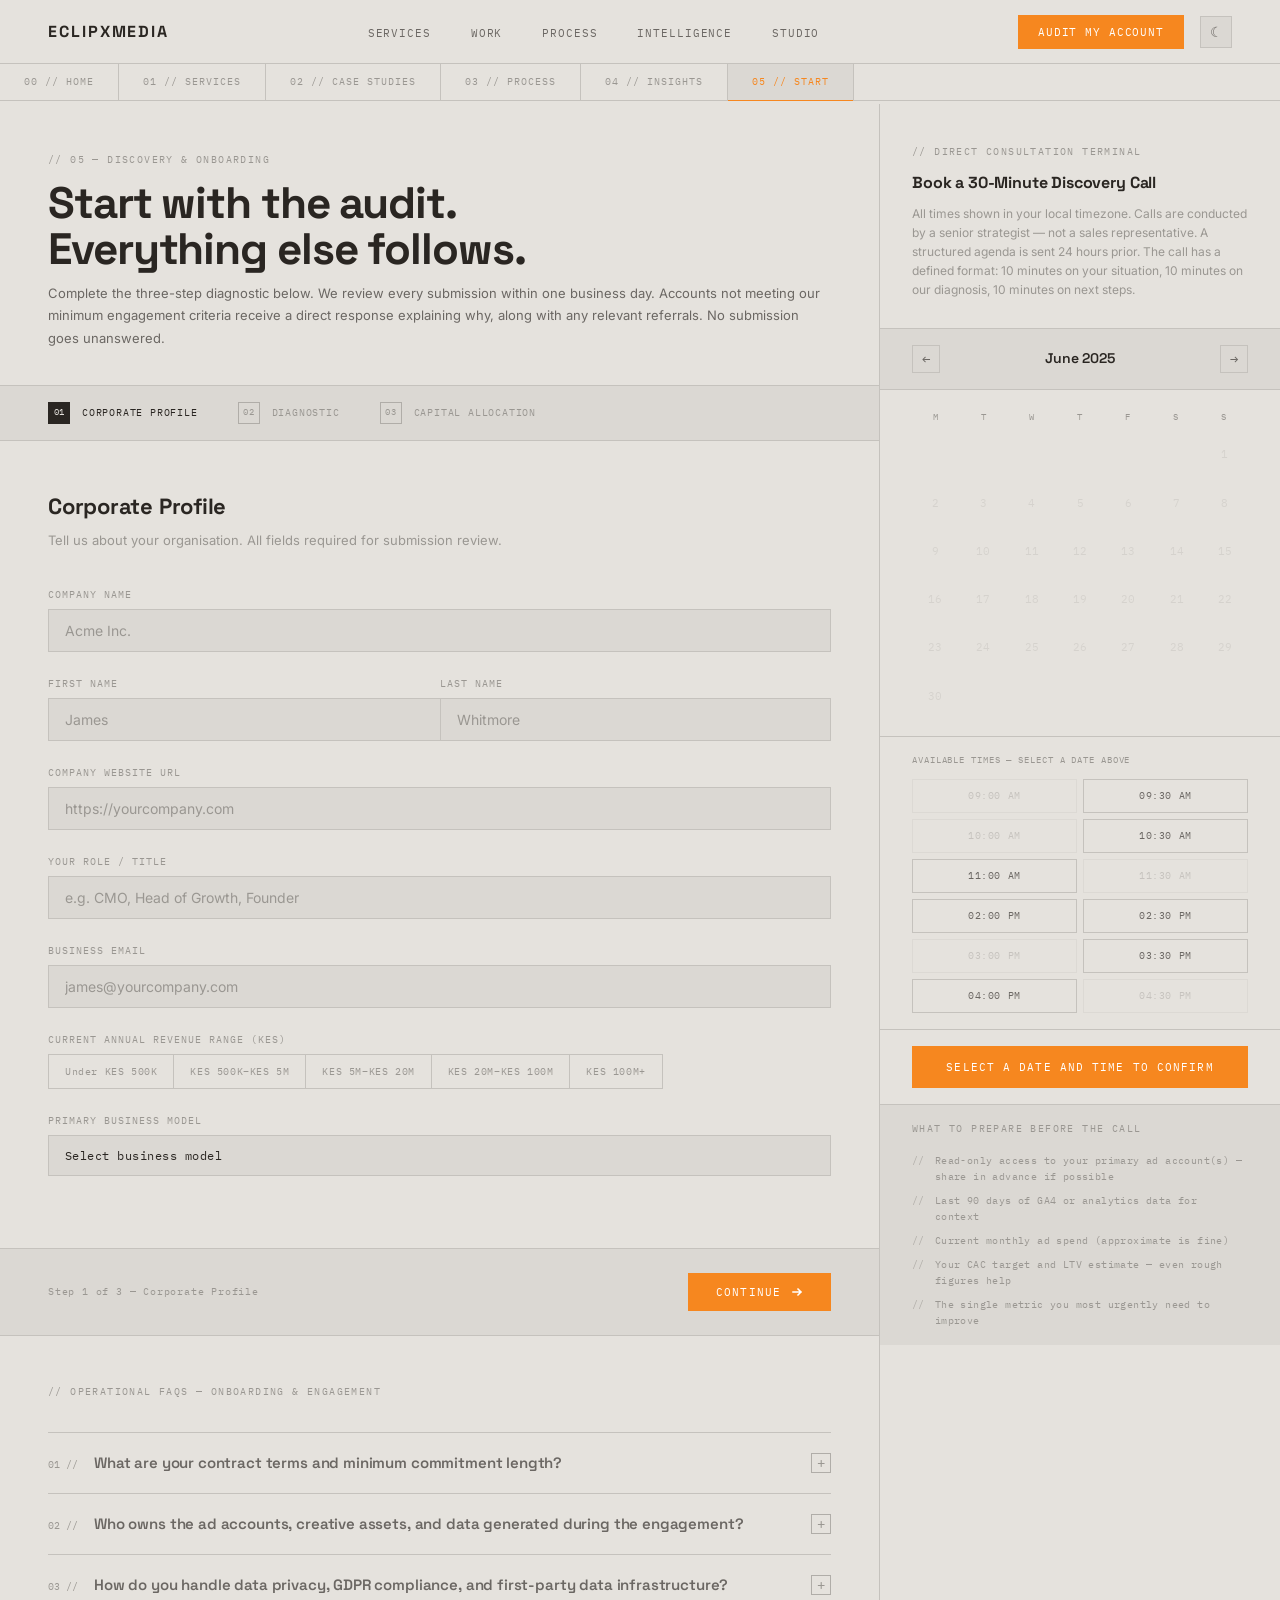
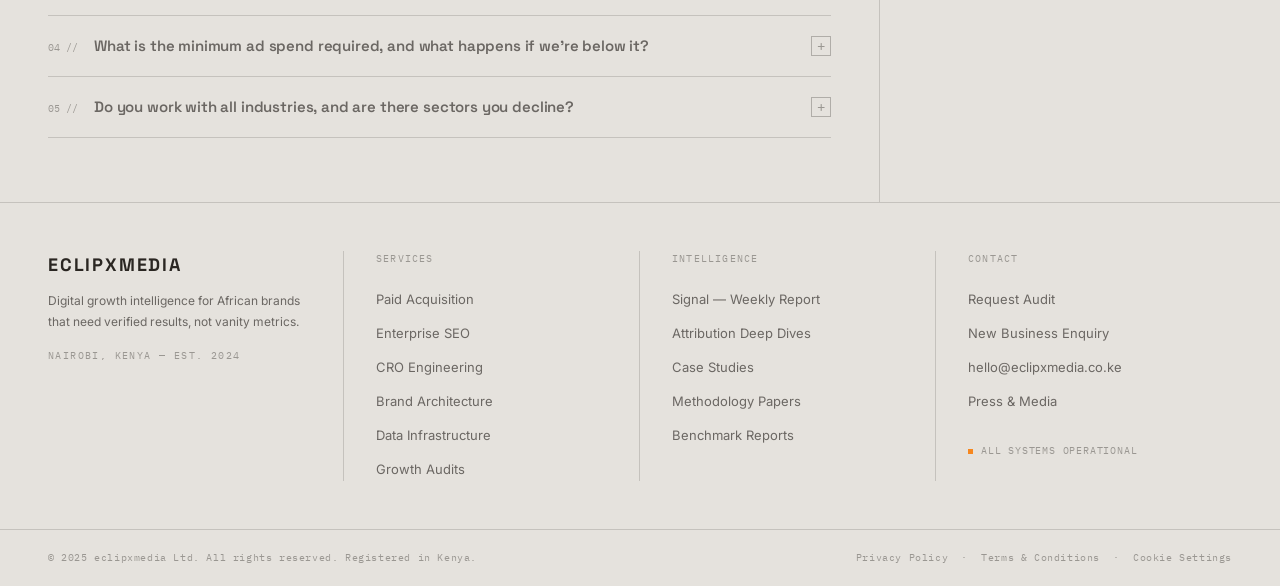
<file: contact.html>
<!DOCTYPE html>
<html lang="en">
<head>
<meta charset="UTF-8">
<meta name="viewport" content="width=device-width, initial-scale=1.0">
<title>eclipxmedia — Contact & Onboarding</title>
<link rel="preconnect" href="https://fonts.googleapis.com">
<link rel="preconnect" href="https://fonts.gstatic.com" crossorigin>
<link href="https://fonts.googleapis.com/css2?family=Space+Grotesk:wght@300;400;500;600;700&family=IBM+Plex+Mono:wght@300;400;500&family=Inter:wght@300;400;500&display=swap" rel="stylesheet">
<link rel="stylesheet" href="css/styles.css">
<script>
document.addEventListener('DOMContentLoaded', async function() {
  try {
    const hdr = await fetch('partials/header.html');
    document.getElementById('header-placeholder').innerHTML = await hdr.text();
    if (typeof initTheme === 'function') initTheme();
    const ftr = await fetch('partials/footer.html');
    document.getElementById('footer-placeholder').innerHTML = await ftr.text();
    const current = window.location.pathname.split('/').pop() || 'index.html';
    document.querySelectorAll('.page-tab').forEach(function(a) {
      if (a.getAttribute('href') === current) a.classList.add('active');
    });
  } catch(e) {
    console.warn('Could not load header/footer partials.', e);
  }
});
</script>
</head>
<body>

<div id="header-placeholder"></div>

<main>

<div class="contact-layout">

  <div class="contact-form-area">
    <div class="contact-form-header">
      <div class="label">// 05 &mdash; Discovery &amp; Onboarding</div>
      <h1 class="contact-form-h1">Start with the audit.<br>Everything else follows.</h1>
      <p style="font-size:13px;color:var(--text-secondary);margin-top:10px;line-height:1.7;">Complete the three-step diagnostic below. We review every submission within one business day. Accounts not meeting our minimum engagement criteria receive a direct response explaining why, along with any relevant referrals. No submission goes unanswered.</p>
    </div>

    <div class="step-indicator">
      <div class="step-ind-item active" id="si-1"><div class="step-ind-num">01</div><div class="step-ind-label">Corporate Profile</div></div>
      <div class="step-ind-item" id="si-2"><div class="step-ind-num">02</div><div class="step-ind-label">Diagnostic</div></div>
      <div class="step-ind-item" id="si-3"><div class="step-ind-num">03</div><div class="step-ind-label">Capital Allocation</div></div>
    </div>

    <div class="form-steps-container">

      <div class="form-step active" id="step-1">
        <div class="form-step-title">Corporate Profile</div>
        <div class="form-step-sub">Tell us about your organisation. All fields required for submission review.</div>
        <div class="field-group"><label class="field-label">Company Name</label><input type="text" class="field-input" placeholder="Acme Inc."></div>
        <div style="display:grid;grid-template-columns:1fr 1fr;gap:0;">
          <div class="field-group"><label class="field-label">First Name</label><input type="text" class="field-input" placeholder="James" style="border-right:none;"></div>
          <div class="field-group"><label class="field-label">Last Name</label><input type="text" class="field-input" placeholder="Whitmore"></div>
        </div>
        <div class="field-group"><label class="field-label">Company Website URL</label><input type="url" class="field-input" placeholder="https://yourcompany.com"></div>
        <div class="field-group"><label class="field-label">Your Role / Title</label><input type="text" class="field-input" placeholder="e.g. CMO, Head of Growth, Founder"></div>
        <div class="field-group"><label class="field-label">Business Email</label><input type="email" class="field-input" placeholder="james@yourcompany.com"></div>
        <div class="field-group">
          <label class="field-label">Current Annual Revenue Range (KES)</label>
          <div class="scale-options" id="revenue-selector">
            <button class="scale-option" onclick="selectScale(this,'revenue-selector')">Under KES 500K</button>
            <button class="scale-option" onclick="selectScale(this,'revenue-selector')">KES 500K&ndash;KES 5M</button>
            <button class="scale-option" onclick="selectScale(this,'revenue-selector')">KES 5M&ndash;KES 20M</button>
            <button class="scale-option" onclick="selectScale(this,'revenue-selector')">KES 20M&ndash;KES 100M</button>
            <button class="scale-option" onclick="selectScale(this,'revenue-selector')">KES 100M+</button>
          </div>
        </div>
        <div class="field-group">
          <label class="field-label">Primary Business Model</label>
          <select class="field-select">
            <option value="" disabled selected>Select business model</option>
            <option>B2B SaaS</option><option>B2B Services / Consulting</option><option>D2C E-Commerce</option><option>Enterprise E-Commerce</option><option>Lead Generation / Financial Services</option><option>Marketplace</option><option>Other</option>
          </select>
        </div>
      </div>

      <div class="form-step" id="step-2">
        <div class="form-step-title">Growth Diagnostic</div>
        <div class="form-step-sub">Select all constraints that currently apply to your marketing operation. Be specific &mdash; the more precise your answers, the more useful our audit response will be.</div>
        <div class="field-group">
          <label class="field-label" style="margin-bottom:12px;">Primary Growth Bottleneck(s) &mdash; Select all that apply</label>
          <div class="check-options">
            <div class="check-option" onclick="toggleCheck(this)"><div class="check-box"></div><div><div class="check-text">Scaling Ad Spend Without CPA Degradation</div><div class="check-sub">Revenue grows but cost-per-acquisition increases disproportionately at scale</div></div></div>
            <div class="check-option" onclick="toggleCheck(this)"><div class="check-box"></div><div><div class="check-text">Low Landing Page / Funnel Conversion Rate</div><div class="check-sub">Traffic quality is acceptable but on-site conversion rate underperforms benchmarks</div></div></div>
            <div class="check-option" onclick="toggleCheck(this)"><div class="check-box"></div><div><div class="check-text">Attribution / Pixel Implementation Errors</div><div class="check-sub">Platform-reported data does not reconcile with CRM or revenue records</div></div></div>
            <div class="check-option" onclick="toggleCheck(this)"><div class="check-box"></div><div><div class="check-text">Creative Fatigue &amp; Ad Performance Decay</div><div class="check-sub">ROAS declining over time without spend changes &mdash; likely audience saturation or creative exhaustion</div></div></div>
            <div class="check-option" onclick="toggleCheck(this)"><div class="check-box"></div><div><div class="check-text">Organic Search Visibility Gap</div><div class="check-sub">Over-reliance on paid channels, minimal organic traffic or content infrastructure</div></div></div>
            <div class="check-option" onclick="toggleCheck(this)"><div class="check-box"></div><div><div class="check-text">Lead Quality &mdash; High Volume, Low Close Rate</div><div class="check-sub">MQL volume is sufficient but MQL&rarr;SQL and SQL&rarr;Close rates are below target</div></div></div>
            <div class="check-option" onclick="toggleCheck(this)"><div class="check-box"></div><div><div class="check-text">Lack of Unified Reporting Infrastructure</div><div class="check-sub">No single dashboard &mdash; data lives in separate platform UIs and requires manual consolidation</div></div></div>
          </div>
        </div>
        <div class="field-group" style="margin-top:8px;">
          <label class="field-label">Current Primary Paid Channels &mdash; Select all active</label>
          <div class="scale-options" id="channel-selector" style="flex-wrap:wrap;">
            <button class="scale-option" onclick="selectScale(this,'channel-selector',true)" style="margin-bottom:0;">Meta Ads</button>
            <button class="scale-option" onclick="selectScale(this,'channel-selector',true)">Google Search</button>
            <button class="scale-option" onclick="selectScale(this,'channel-selector',true)">Google PMax</button>
            <button class="scale-option" onclick="selectScale(this,'channel-selector',true)">LinkedIn</button>
            <button class="scale-option" onclick="selectScale(this,'channel-selector',true)">TikTok</button>
            <button class="scale-option" onclick="selectScale(this,'channel-selector',true)">YouTube</button>
            <button class="scale-option" onclick="selectScale(this,'channel-selector',true)" style="border-right:1px solid var(--border);">None Yet</button>
          </div>
        </div>
        <div class="field-group">
          <label class="field-label">Describe the single biggest problem in your current marketing operation</label>
          <textarea class="field-input" rows="4" placeholder="Be specific &mdash; e.g. 'Our Meta ROAS has declined from 4.2x to 2.1x over 6 months and we don't know if it's creative fatigue, audience exhaustion, or a tracking issue.' The more detail you provide, the more targeted our audit response will be." style="resize:vertical;min-height:96px;"></textarea>
        </div>
      </div>

      <div class="form-step" id="step-3">
        <div class="form-step-title">Capital Allocation</div>
        <div class="form-step-sub">Your monthly ad spend determines the scope and infrastructure investment your account requires. We are transparent about our minimum thresholds and the reasoning behind them.</div>
        <div class="field-group">
          <label class="field-label" style="margin-bottom:14px;">Current Monthly Liquid Ad Budget (KES)</label>
          <div class="budget-track" id="budget-selector">
            <div class="budget-option" onclick="selectBudget(this)"><div class="budget-label">Under KES 50,000 / month</div><div class="budget-bar-outer"><div class="budget-bar-inner" style="width:12%"></div></div><div class="budget-radio"></div></div>
            <div class="budget-option" onclick="selectBudget(this)"><div class="budget-label">KES 50K &ndash; KES 200K / month</div><div class="budget-bar-outer"><div class="budget-bar-inner" style="width:30%"></div></div><div class="budget-radio"></div></div>
            <div class="budget-option selected" onclick="selectBudget(this)"><div class="budget-label">KES 200K &ndash; KES 800K / month</div><div class="budget-bar-outer"><div class="budget-bar-inner" style="width:55%"></div></div><div class="budget-radio"></div></div>
            <div class="budget-option" onclick="selectBudget(this)"><div class="budget-label">KES 800K &ndash; KES 2M / month</div><div class="budget-bar-outer"><div class="budget-bar-inner" style="width:75%"></div></div><div class="budget-radio"></div></div>
            <div class="budget-option" onclick="selectBudget(this)"><div class="budget-label">KES 2M+ / month</div><div class="budget-bar-outer"><div class="budget-bar-inner" style="width:100%"></div></div><div class="budget-radio"></div></div>
          </div>
          <div style="margin-top:10px;font-family:var(--mono);font-size:10px;color:var(--text-muted);line-height:1.6;">// Minimum threshold: KES 200,000/month in active, deployable ad spend. Accounts below this threshold are not a fit for our model. We will explain why and refer you to agencies whose model fits your current stage.</div>
        </div>
        <div class="field-group">
          <label class="field-label">Target Timeline for First Campaign Results</label>
          <div class="scale-options" id="timeline-selector">
            <button class="scale-option" onclick="selectScale(this,'timeline-selector')">ASAP</button>
            <button class="scale-option selected" onclick="selectScale(this,'timeline-selector')">Within 30 Days</button>
            <button class="scale-option" onclick="selectScale(this,'timeline-selector')">30&ndash;60 Days</button>
            <button class="scale-option" onclick="selectScale(this,'timeline-selector')">60&ndash;90 Days</button>
            <button class="scale-option" onclick="selectScale(this,'timeline-selector')">Flexible</button>
          </div>
        </div>
        <div class="field-group">
          <label class="field-label">How did you find eclipxmedia?</label>
          <select class="field-select">
            <option value="" disabled selected>Select source</option>
            <option>Google Search</option><option>Referral from a client or partner</option><option>LinkedIn</option><option>Read an article or case study</option><option>Conference or event</option><option>Other</option>
          </select>
        </div>
        <div style="background:var(--bg-card);border:1px solid var(--border);padding:20px;margin-top:8px;">
          <div class="label" style="margin-bottom:10px;">What happens after you submit</div>
          <div class="phase-checklist" style="gap:8px;">
            <div class="phase-check" style="padding-bottom:8px;"><span class="check-idx">01</span><span style="font-size:12px;">We review your submission within 1 business day and assess fit against our engagement criteria.</span></div>
            <div class="phase-check" style="padding-bottom:8px;border-bottom:1px solid var(--border);"><span class="check-idx">02</span><span style="font-size:12px;">If you qualify, you'll receive a calendar invite for a 30-minute discovery call with your assigned senior strategist.</span></div>
            <div class="phase-check" style="padding-bottom:0;border-bottom:none;"><span class="check-idx">03</span><span style="font-size:12px;">Discovery call leads to a proposal within 3 business days &mdash; audit scope, timeline, and engagement terms. No vague follow-ups.</span></div>
          </div>
        </div>
      </div>
    </div>

    <div class="form-nav">
      <div class="form-progress" id="form-progress">Step 1 of 3 &mdash; Corporate Profile</div>
      <div style="display:flex;gap:0;">
        <button class="form-back-btn" id="back-btn" onclick="formBack()" style="display:none;">&larr; Back</button>
        <button class="form-next-btn" id="next-btn" onclick="formNext()">Continue <svg width="12" height="12" viewBox="0 0 12 12" fill="none"><path d="M2 6H10M7 3L10 6L7 9" stroke="currentColor" stroke-width="1.5" stroke-linecap="square"/></svg></button>
      </div>
    </div>

    <div class="faq-section">
      <div class="label">// Operational FAQs &mdash; Onboarding &amp; Engagement</div>
      <div class="faq-list">
        <div class="faq-item" id="faq-0">
          <button class="faq-trigger" onclick="toggleFaq('faq-0')"><div class="faq-q-wrap"><span class="faq-q-idx">01 //</span><span class="faq-q">What are your contract terms and minimum commitment length?</span></div><div class="faq-toggle">+</div></button>
          <div class="faq-body"><div class="faq-answer">Our standard engagement structure is a <strong>rolling 90-day contract with a 30-day written termination notice period</strong>. We do not require 6 or 12-month lock-ins because we believe client retention should be earned through performance, not contractual obligation. The 90-day minimum exists because meaningful paid media results require at minimum one full audit, one structural rebuild cycle, and sufficient time to exit the learning phase with statistically significant data. There are no setup fees. Management fees are agreed in the proposal and fixed for the first 90-day term, with any adjustments requiring 30 days written notice.</div></div>
        </div>
        <div class="faq-item" id="faq-1">
          <button class="faq-trigger" onclick="toggleFaq('faq-1')"><div class="faq-q-wrap"><span class="faq-q-idx">02 //</span><span class="faq-q">Who owns the ad accounts, creative assets, and data generated during the engagement?</span></div><div class="faq-toggle">+</div></button>
          <div class="faq-body"><div class="faq-answer"><strong>You own everything. Always.</strong> Ad accounts must be created in your Business Manager &mdash; we work with admin access granted to our agency account, never accounts created in our infrastructure. All creative assets are transferred to you in full upon delivery &mdash; source files, video exports, copy documents. Looker Studio dashboards are built in your Google account. All data pipelines (Supermetrics, BigQuery tables, Segment sources) are provisioned in your accounts. Engagement end means we remove ourselves from access. Your data, your accounts, your assets &mdash; unconditionally and without leverage.</div></div>
        </div>
        <div class="faq-item" id="faq-2">
          <button class="faq-trigger" onclick="toggleFaq('faq-2')"><div class="faq-q-wrap"><span class="faq-q-idx">03 //</span><span class="faq-q">How do you handle data privacy, GDPR compliance, and first-party data infrastructure?</span></div><div class="faq-toggle">+</div></button>
          <div class="faq-body"><div class="faq-answer">Data privacy compliance is built into our tracking architecture by default. All server-side tracking implementations include <strong>Consent Mode v2 configuration</strong> (Google) and relevant data processing agreements. We do not transmit personally identifiable information to ad platforms without explicit consent signal &mdash; server-side implementations use hashed email and phone data in compliance with Meta's data use policy and Google's Customer Match requirements. For EU-domiciled clients, all data processing occurs within EU infrastructure where technically feasible. We are registered as a data processor under GDPR and can provide our Data Processing Agreement at the proposal stage.</div></div>
        </div>
        <div class="faq-item" id="faq-3">
          <button class="faq-trigger" onclick="toggleFaq('faq-3')"><div class="faq-q-wrap"><span class="faq-q-idx">04 //</span><span class="faq-q">What is the minimum ad spend required, and what happens if we're below it?</span></div><div class="faq-toggle">+</div></button>
          <div class="faq-body"><div class="faq-answer">Our minimum is <strong>KES 200,000 per month in liquid, deployable ad spend</strong> &mdash; budget that exists today and is allocated to paid media, not projected future spend. Below KES 200K/month, the overhead of building and maintaining server-side tracking infrastructure, real-time attribution dashboards, and weekly sprint management cannot be amortised appropriately against the management fee structure required to staff an account correctly. If you're currently at KES 40K&ndash;KES 160K/month with a credible plan to reach the threshold within 60&ndash;90 days, contact us anyway &mdash; we'll have an honest conversation. Accounts clearly below threshold receive a direct explanation and referrals to agencies whose model fits their stage.</div></div>
        </div>
        <div class="faq-item" id="faq-4">
          <button class="faq-trigger" onclick="toggleFaq('faq-4')"><div class="faq-q-wrap"><span class="faq-q-idx">05 //</span><span class="faq-q">Do you work with all industries, and are there sectors you decline?</span></div><div class="faq-toggle">+</div></button>
          <div class="faq-body"><div class="faq-answer">We work primarily with B2B SaaS, DTC e-commerce, enterprise e-commerce, financial services (FCA/SEC regulated), professional services, and lead-generation businesses. <strong>We do not accept engagements in:</strong> gambling or sports betting, crypto and unregulated financial products, adult content, tobacco and vaping, multi-level marketing, or any business whose core product is demonstrably harmful. We also decline to work with businesses where we cannot establish a clean measurement foundation &mdash; if your CRM data is fundamentally unreliable or your internal compliance structure prevents proper tracking implementation, we cannot produce results worth charging for.</div></div>
        </div>
      </div>
    </div>
  </div>

  <div class="contact-right-panel">
    <div class="cal-header">
      <div class="label">// Direct Consultation Terminal</div>
      <div class="cal-title">Book a 30-Minute Discovery Call</div>
      <p style="font-size:12px;color:var(--text-muted);line-height:1.6;margin-top:8px;">All times shown in your local timezone. Calls are conducted by a senior strategist &mdash; not a sales representative. A structured agenda is sent 24 hours prior. The call has a defined format: 10 minutes on your situation, 10 minutes on our diagnosis, 10 minutes on next steps.</p>
    </div>
    <div class="cal-nav">
      <button class="cal-nav-btn" onclick="calNav(-1)">&larr;</button>
      <div class="cal-month" id="cal-month-label">June 2025</div>
      <button class="cal-nav-btn" onclick="calNav(1)">&rarr;</button>
    </div>
    <div class="cal-grid-wrap">
      <div class="cal-dow-row">
        <div class="cal-dow">M</div><div class="cal-dow">T</div><div class="cal-dow">W</div><div class="cal-dow">T</div><div class="cal-dow">F</div><div class="cal-dow">S</div><div class="cal-dow">S</div>
      </div>
      <div class="cal-days-grid" id="cal-days"></div>
    </div>
    <div class="cal-slots">
      <div class="cal-slots-title">Available Times &mdash; <span id="cal-selected-date">Select a date above</span></div>
      <div class="cal-slot-grid" id="cal-slot-grid">
        <div class="cal-slot taken">09:00 AM</div>
        <div class="cal-slot" onclick="selectSlot(this)">09:30 AM</div>
        <div class="cal-slot taken">10:00 AM</div>
        <div class="cal-slot" onclick="selectSlot(this)">10:30 AM</div>
        <div class="cal-slot" onclick="selectSlot(this)">11:00 AM</div>
        <div class="cal-slot taken">11:30 AM</div>
        <div class="cal-slot" onclick="selectSlot(this)">02:00 PM</div>
        <div class="cal-slot" onclick="selectSlot(this)">02:30 PM</div>
        <div class="cal-slot taken">03:00 PM</div>
        <div class="cal-slot" onclick="selectSlot(this)">03:30 PM</div>
        <div class="cal-slot" onclick="selectSlot(this)">04:00 PM</div>
        <div class="cal-slot taken">04:30 PM</div>
      </div>
    </div>
    <div class="cal-confirm">
      <button class="cal-confirm-btn" id="cal-confirm-btn" onclick="confirmBooking()">Select a date and time to confirm</button>
    </div>
    <div style="padding:16px 32px;border-top:1px solid var(--border);background:var(--bg-card);">
      <div class="label" style="margin-bottom:12px;">What to Prepare Before the Call</div>
      <div class="comms-detail-list">
        <div class="comms-detail" style="font-size:10px;">Read-only access to your primary ad account(s) &mdash; share in advance if possible</div>
        <div class="comms-detail" style="font-size:10px;">Last 90 days of GA4 or analytics data for context</div>
        <div class="comms-detail" style="font-size:10px;">Current monthly ad spend (approximate is fine)</div>
        <div class="comms-detail" style="font-size:10px;">Your CAC target and LTV estimate &mdash; even rough figures help</div>
        <div class="comms-detail" style="font-size:10px;">The single metric you most urgently need to improve</div>
      </div>
    </div>
  </div>

</div>

</main>

<div id="footer-placeholder"></div>

<script src="js/main.js"></script>
</body>
</html>
</file>
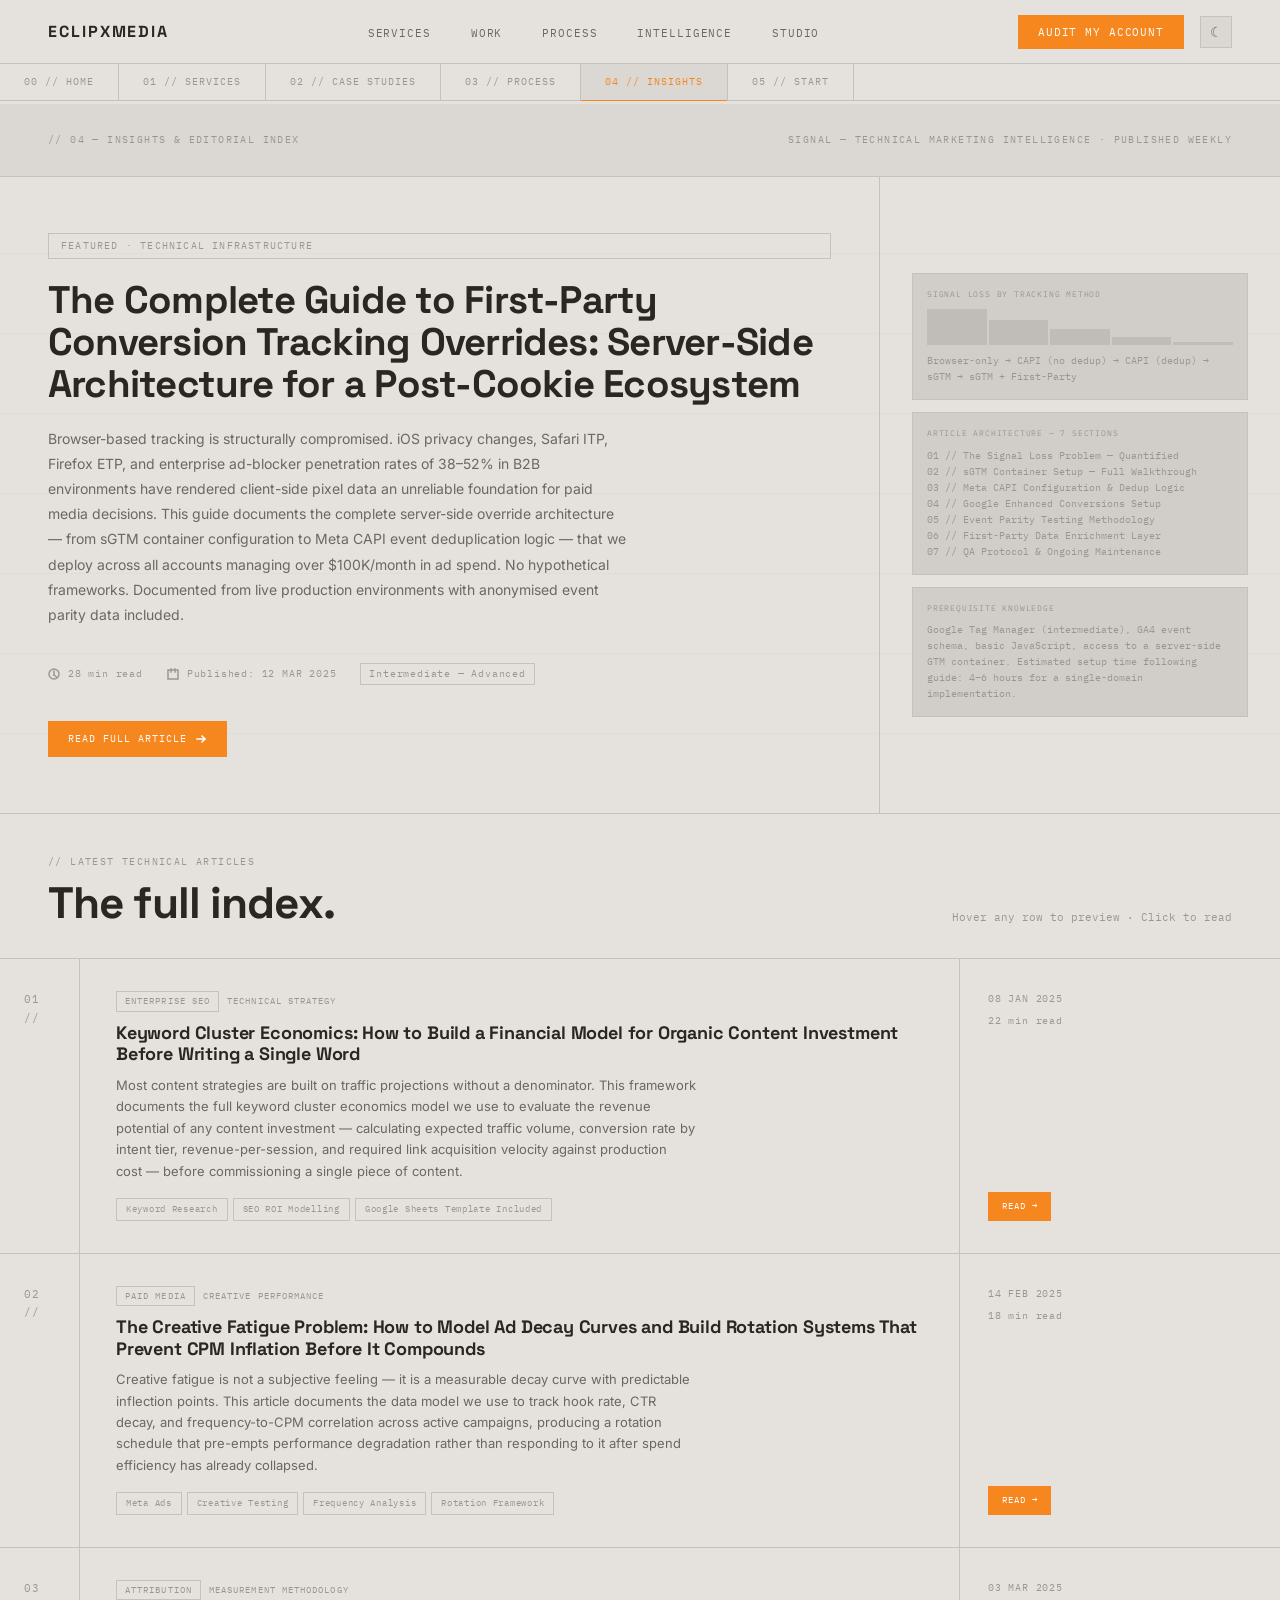
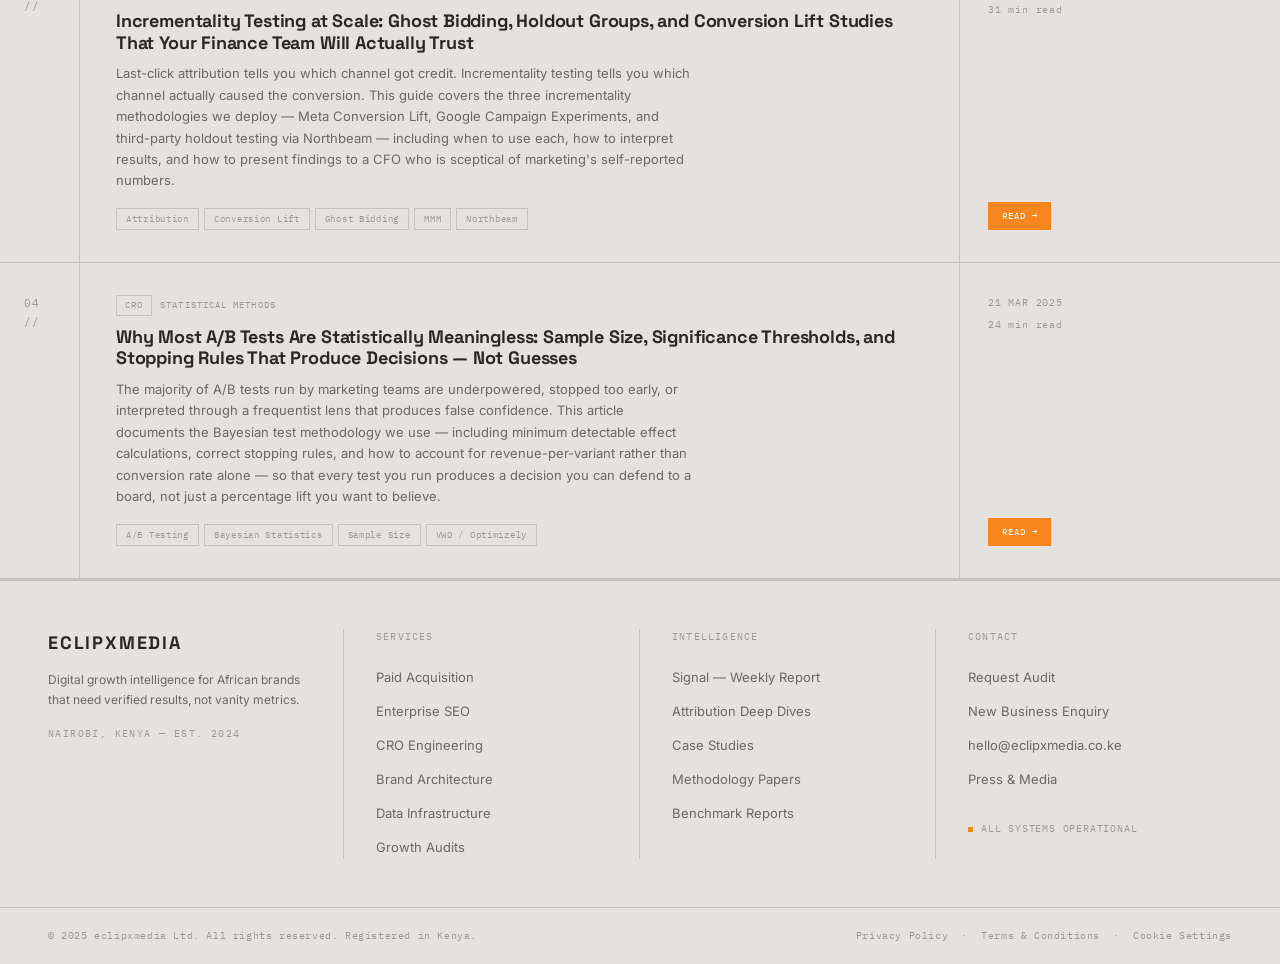
<file: insights.html>
<!DOCTYPE html>
<html lang="en">
<head>
<meta charset="UTF-8">
<meta name="viewport" content="width=device-width, initial-scale=1.0">
<title>eclipxmedia — Insights & Intelligence</title>
<link rel="preconnect" href="https://fonts.googleapis.com">
<link rel="preconnect" href="https://fonts.gstatic.com" crossorigin>
<link href="https://fonts.googleapis.com/css2?family=Space+Grotesk:wght@300;400;500;600;700&family=IBM+Plex+Mono:wght@300;400;500&family=Inter:wght@300;400;500&display=swap" rel="stylesheet">
<link rel="stylesheet" href="css/styles.css">
<script>
document.addEventListener('DOMContentLoaded', async function() {
  try {
    const hdr = await fetch('partials/header.html');
    document.getElementById('header-placeholder').innerHTML = await hdr.text();
    if (typeof initTheme === 'function') initTheme();
    const ftr = await fetch('partials/footer.html');
    document.getElementById('footer-placeholder').innerHTML = await ftr.text();
    const current = window.location.pathname.split('/').pop() || 'index.html';
    document.querySelectorAll('.page-tab').forEach(function(a) {
      if (a.getAttribute('href') === current) a.classList.add('active');
    });
  } catch(e) {
    console.warn('Could not load header/footer partials.', e);
  }
});
</script>
</head>
<body>

<div id="header-placeholder"></div>

<main>

<div style="padding:28px 48px;border-bottom:1px solid var(--border);background:var(--bg-card);display:flex;justify-content:space-between;align-items:center;">
  <div class="label">// 04 &mdash; Insights &amp; Editorial Index</div>
  <div class="label">Signal &mdash; Technical Marketing Intelligence &middot; Published Weekly</div>
</div>

<article class="ins-hero-card">
  <div class="ins-hero-left">
    <div class="ins-hero-top">
      <span class="ins-category-tag">Featured &middot; Technical Infrastructure</span>
      <h1 class="ins-hero-title">The Complete Guide to First-Party Conversion Tracking Overrides: Server-Side Architecture for a Post-Cookie Ecosystem</h1>
      <p class="ins-hero-summary">Browser-based tracking is structurally compromised. iOS privacy changes, Safari ITP, Firefox ETP, and enterprise ad-blocker penetration rates of 38&ndash;52% in B2B environments have rendered client-side pixel data an unreliable foundation for paid media decisions. This guide documents the complete server-side override architecture &mdash; from sGTM container configuration to Meta CAPI event deduplication logic &mdash; that we deploy across all accounts managing over $100K/month in ad spend. No hypothetical frameworks. Documented from live production environments with anonymised event parity data included.</p>
      <div class="ins-hero-meta">
        <div class="ins-meta-item">
          <svg width="12" height="12" viewBox="0 0 12 12" fill="none"><circle cx="6" cy="6" r="5" stroke="currentColor" stroke-width="1.5"/><line x1="6" y1="3" x2="6" y2="7" stroke="currentColor" stroke-width="1.5" stroke-linecap="square"/><line x1="6" y1="7" x2="8.5" y2="9" stroke="currentColor" stroke-width="1.5" stroke-linecap="square"/></svg>
          <span>28 min read</span>
        </div>
        <div class="ins-meta-item">
          <svg width="12" height="12" viewBox="0 0 12 12" fill="none"><rect x="1" y="2" width="10" height="9" stroke="currentColor" stroke-width="1.5"/><line x1="4" y1="1" x2="4" y2="4" stroke="currentColor" stroke-width="1.5" stroke-linecap="square"/><line x1="8" y1="1" x2="8" y2="4" stroke="currentColor" stroke-width="1.5" stroke-linecap="square"/></svg>
          <span>Published: 12 MAR 2025</span>
        </div>
        <div class="ins-meta-item"><span style="font-family:var(--mono);font-size:10px;border:1px solid var(--border);padding:2px 8px;">Intermediate &mdash; Advanced</span></div>
      </div>
      <a href="#" class="ins-read-cta">Read Full Article <svg width="12" height="12" viewBox="0 0 12 12" fill="none"><path d="M2 6H10M7 3L10 6L7 9" stroke="currentColor" stroke-width="1.5" stroke-linecap="square"/></svg></a>
    </div>
  </div>
  <div class="ins-hero-right">
    <div class="ins-abstract-block">
      <div class="ins-abstract-label">Signal Loss by Tracking Method</div>
      <div class="ins-mini-chart">
        <div class="ins-mini-bar" style="height:100%"></div>
        <div class="ins-mini-bar" style="height:68%"></div>
        <div class="ins-mini-bar" style="height:45%"></div>
        <div class="ins-mini-bar" style="height:22%"></div>
        <div class="ins-mini-bar" style="height:8%"></div>
      </div>
      <div class="ins-abstract-text" style="margin-top:8px;">Browser-only &rarr; CAPI (no dedup) &rarr; CAPI (dedup) &rarr; sGTM &rarr; sGTM + First-Party</div>
    </div>
    <div class="ins-abstract-block">
      <div class="ins-abstract-label">Article Architecture &mdash; 7 Sections</div>
      <div class="ins-abstract-text">
        01 // The Signal Loss Problem &mdash; Quantified<br>
        02 // sGTM Container Setup &mdash; Full Walkthrough<br>
        03 // Meta CAPI Configuration &amp; Dedup Logic<br>
        04 // Google Enhanced Conversions Setup<br>
        05 // Event Parity Testing Methodology<br>
        06 // First-Party Data Enrichment Layer<br>
        07 // QA Protocol &amp; Ongoing Maintenance
      </div>
    </div>
    <div class="ins-abstract-block">
      <div class="ins-abstract-label">Prerequisite Knowledge</div>
      <div class="ins-abstract-text">Google Tag Manager (intermediate), GA4 event schema, basic JavaScript, access to a server-side GTM container. Estimated setup time following guide: 4&ndash;6 hours for a single-domain implementation.</div>
    </div>
  </div>
</article>

<section class="articles-section">
  <div class="articles-header">
    <div><div class="label">// Latest Technical Articles</div><h2 class="section-h2" style="margin-top:10px;">The full index.</h2></div>
    <div class="mono" style="font-size:11px;color:var(--text-muted);">Hover any row to preview &middot; Click to read</div>
  </div>

  <div class="article-row" id="art-1">
    <div class="article-thumb" id="thumb-1">
      <div class="article-thumb-content">
        <div class="article-thumb-bars"><div class="atb" style="height:40%"></div><div class="atb" style="height:60%"></div><div class="atb" style="height:80%"></div><div class="atb" style="height:100%"></div><div class="atb" style="height:90%"></div><div class="atb" style="height:75%"></div><div class="atb" style="height:85%"></div></div>
        <div class="article-thumb-label">Keyword Economics Model</div>
      </div>
    </div>
    <div class="article-idx">01 //</div>
    <div class="article-body">
      <div class="article-cat"><span style="border:1px solid var(--border);padding:2px 8px;">Enterprise SEO</span><span>Technical Strategy</span></div>
      <h3 class="article-title">Keyword Cluster Economics: How to Build a Financial Model for Organic Content Investment Before Writing a Single Word</h3>
      <p class="article-excerpt">Most content strategies are built on traffic projections without a denominator. This framework documents the full keyword cluster economics model we use to evaluate the revenue potential of any content investment &mdash; calculating expected traffic volume, conversion rate by intent tier, revenue-per-session, and required link acquisition velocity against production cost &mdash; before commissioning a single piece of content.</p>
      <div class="article-tags"><span class="cs-tech-tag">Keyword Research</span><span class="cs-tech-tag">SEO ROI Modelling</span><span class="cs-tech-tag">Google Sheets Template Included</span></div>
    </div>
    <div class="article-meta">
      <div><div class="article-date">08 JAN 2025</div><div class="article-readtime">22 min read</div></div>
      <a href="#" class="ins-read-cta" style="font-size:9px;padding:7px 14px;">Read &rarr;</a>
    </div>
  </div>

  <div class="article-row" id="art-2">
    <div class="article-thumb" id="thumb-2">
      <div class="article-thumb-content">
        <div class="article-thumb-bars"><div class="atb" style="height:100%"></div><div class="atb" style="height:70%"></div><div class="atb" style="height:50%"></div><div class="atb" style="height:35%"></div><div class="atb" style="height:25%"></div><div class="atb" style="height:18%"></div><div class="atb" style="height:12%"></div></div>
        <div class="article-thumb-label">Creative Fatigue Decay Curve</div>
      </div>
    </div>
    <div class="article-idx">02 //</div>
    <div class="article-body">
      <div class="article-cat"><span style="border:1px solid var(--border);padding:2px 8px;">Paid Media</span><span>Creative Performance</span></div>
      <h3 class="article-title">The Creative Fatigue Problem: How to Model Ad Decay Curves and Build Rotation Systems That Prevent CPM Inflation Before It Compounds</h3>
      <p class="article-excerpt">Creative fatigue is not a subjective feeling &mdash; it is a measurable decay curve with predictable inflection points. This article documents the data model we use to track hook rate, CTR decay, and frequency-to-CPM correlation across active campaigns, producing a rotation schedule that pre-empts performance degradation rather than responding to it after spend efficiency has already collapsed.</p>
      <div class="article-tags"><span class="cs-tech-tag">Meta Ads</span><span class="cs-tech-tag">Creative Testing</span><span class="cs-tech-tag">Frequency Analysis</span><span class="cs-tech-tag">Rotation Framework</span></div>
    </div>
    <div class="article-meta">
      <div><div class="article-date">14 FEB 2025</div><div class="article-readtime">18 min read</div></div>
      <a href="#" class="ins-read-cta" style="font-size:9px;padding:7px 14px;">Read &rarr;</a>
    </div>
  </div>

  <div class="article-row" id="art-3">
    <div class="article-thumb" id="thumb-3">
      <div class="article-thumb-content">
        <div class="article-thumb-bars"><div class="atb" style="height:30%"></div><div class="atb" style="height:42%"></div><div class="atb" style="height:58%"></div><div class="atb" style="height:74%"></div><div class="atb" style="height:88%"></div><div class="atb" style="height:100%"></div><div class="atb" style="height:95%"></div></div>
        <div class="article-thumb-label">Incrementality Test Results</div>
      </div>
    </div>
    <div class="article-idx">03 //</div>
    <div class="article-body">
      <div class="article-cat"><span style="border:1px solid var(--border);padding:2px 8px;">Attribution</span><span>Measurement Methodology</span></div>
      <h3 class="article-title">Incrementality Testing at Scale: Ghost Bidding, Holdout Groups, and Conversion Lift Studies That Your Finance Team Will Actually Trust</h3>
      <p class="article-excerpt">Last-click attribution tells you which channel got credit. Incrementality testing tells you which channel actually caused the conversion. This guide covers the three incrementality methodologies we deploy &mdash; Meta Conversion Lift, Google Campaign Experiments, and third-party holdout testing via Northbeam &mdash; including when to use each, how to interpret results, and how to present findings to a CFO who is sceptical of marketing's self-reported numbers.</p>
      <div class="article-tags"><span class="cs-tech-tag">Attribution</span><span class="cs-tech-tag">Conversion Lift</span><span class="cs-tech-tag">Ghost Bidding</span><span class="cs-tech-tag">MMM</span><span class="cs-tech-tag">Northbeam</span></div>
    </div>
    <div class="article-meta">
      <div><div class="article-date">03 MAR 2025</div><div class="article-readtime">31 min read</div></div>
      <a href="#" class="ins-read-cta" style="font-size:9px;padding:7px 14px;">Read &rarr;</a>
    </div>
  </div>

  <div class="article-row" id="art-4">
    <div class="article-thumb" id="thumb-4">
      <div class="article-thumb-content">
        <div class="article-thumb-bars"><div class="atb" style="height:60%"></div><div class="atb" style="height:75%"></div><div class="atb" style="height:90%"></div><div class="atb" style="height:100%"></div><div class="atb" style="height:88%"></div><div class="atb" style="height:92%"></div><div class="atb" style="height:95%"></div></div>
        <div class="article-thumb-label">A/B Test Significance</div>
      </div>
    </div>
    <div class="article-idx">04 //</div>
    <div class="article-body">
      <div class="article-cat"><span style="border:1px solid var(--border);padding:2px 8px;">CRO</span><span>Statistical Methods</span></div>
      <h3 class="article-title">Why Most A/B Tests Are Statistically Meaningless: Sample Size, Significance Thresholds, and Stopping Rules That Produce Decisions &mdash; Not Guesses</h3>
      <p class="article-excerpt">The majority of A/B tests run by marketing teams are underpowered, stopped too early, or interpreted through a frequentist lens that produces false confidence. This article documents the Bayesian test methodology we use &mdash; including minimum detectable effect calculations, correct stopping rules, and how to account for revenue-per-variant rather than conversion rate alone &mdash; so that every test you run produces a decision you can defend to a board, not just a percentage lift you want to believe.</p>
      <div class="article-tags"><span class="cs-tech-tag">A/B Testing</span><span class="cs-tech-tag">Bayesian Statistics</span><span class="cs-tech-tag">Sample Size</span><span class="cs-tech-tag">VWO / Optimizely</span></div>
    </div>
    <div class="article-meta">
      <div><div class="article-date">21 MAR 2025</div><div class="article-readtime">24 min read</div></div>
      <a href="#" class="ins-read-cta" style="font-size:9px;padding:7px 14px;">Read &rarr;</a>
    </div>
  </div>

</section>

</main>

<div id="footer-placeholder"></div>

<script src="js/main.js"></script>
</body>
</html>
</file>
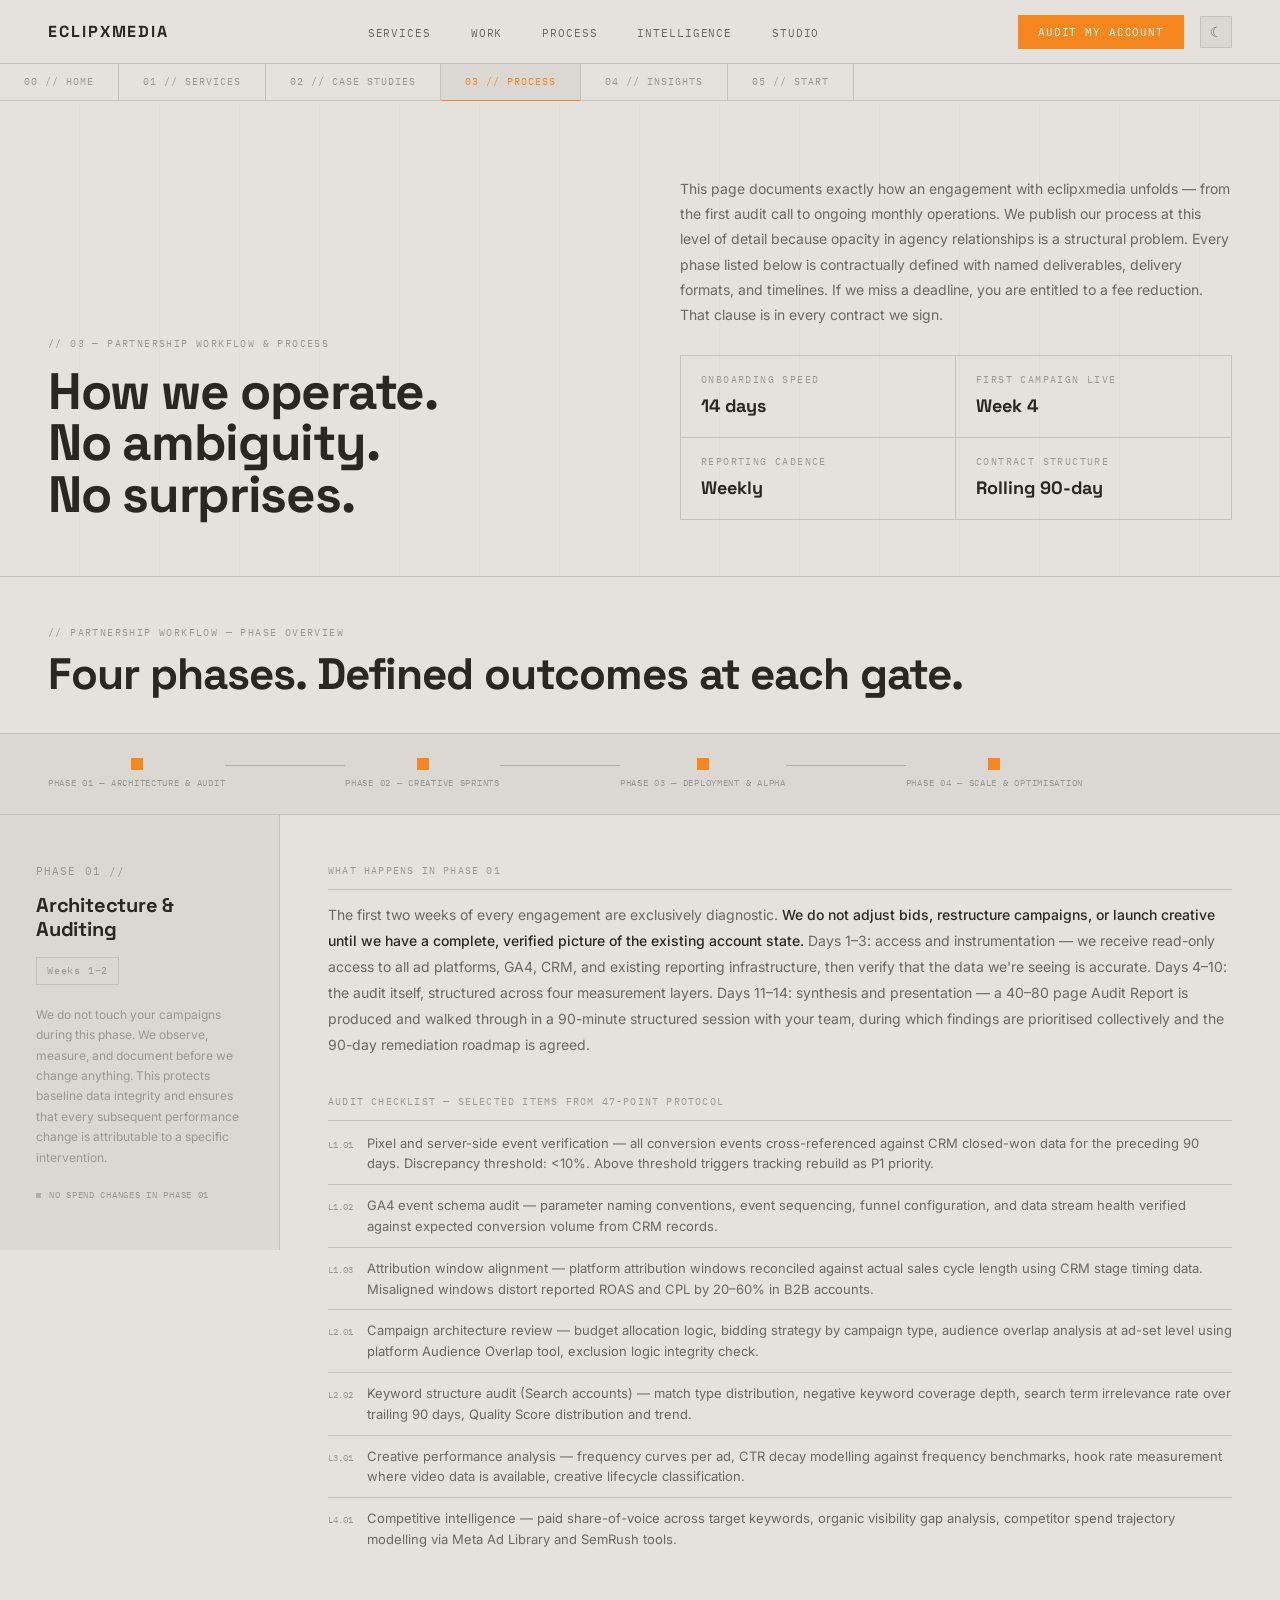
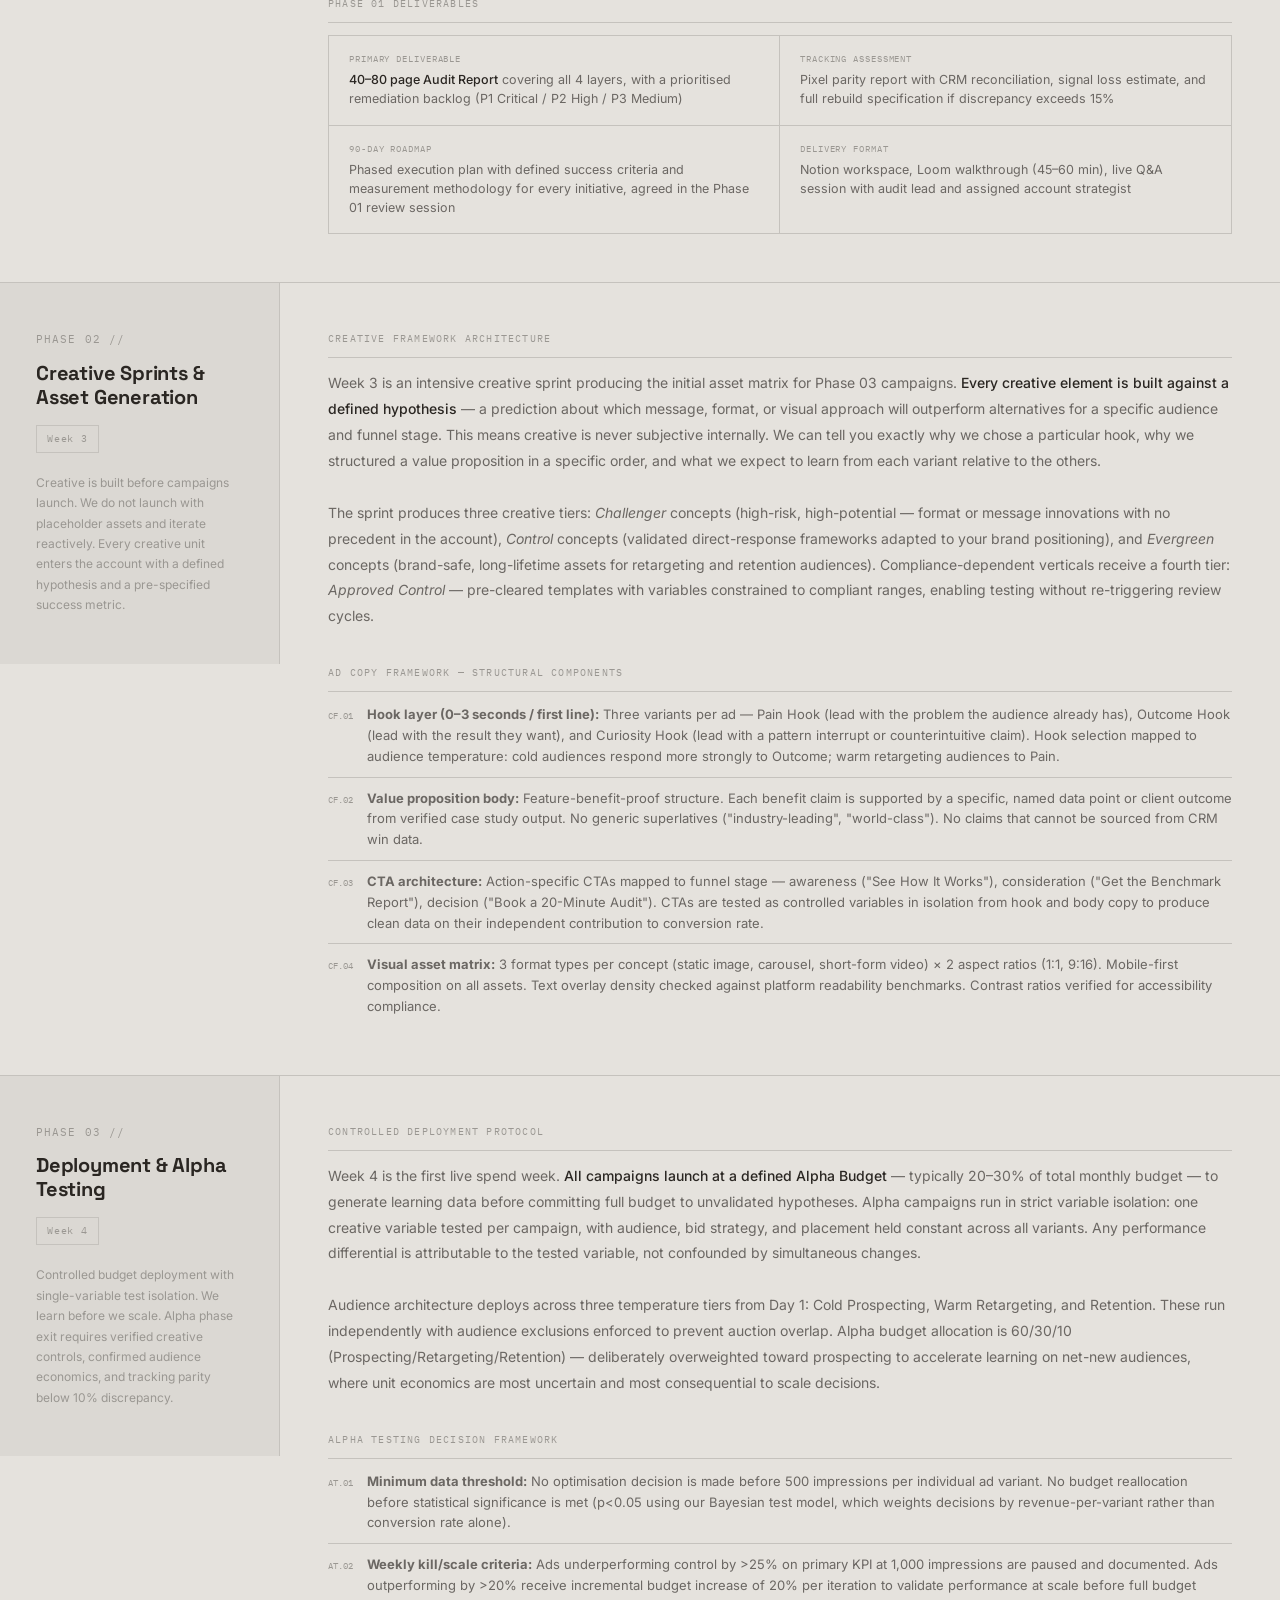
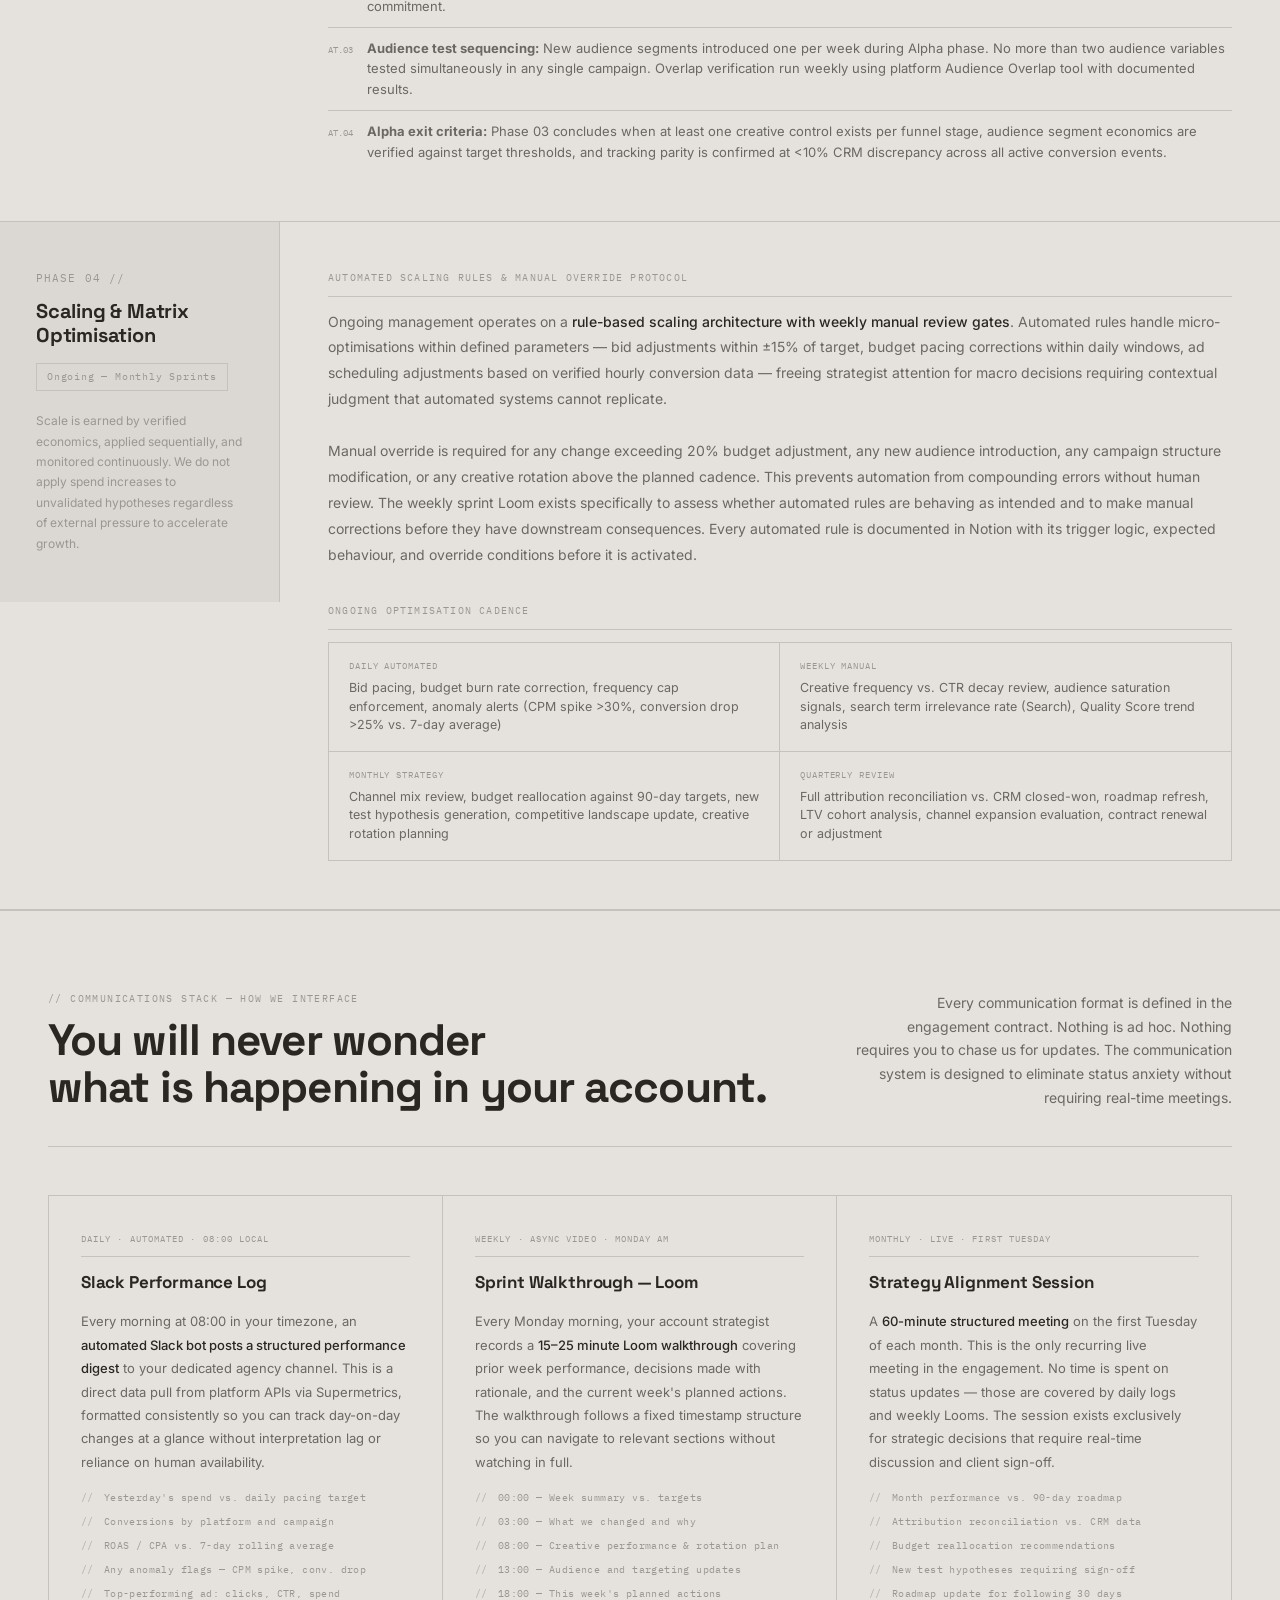
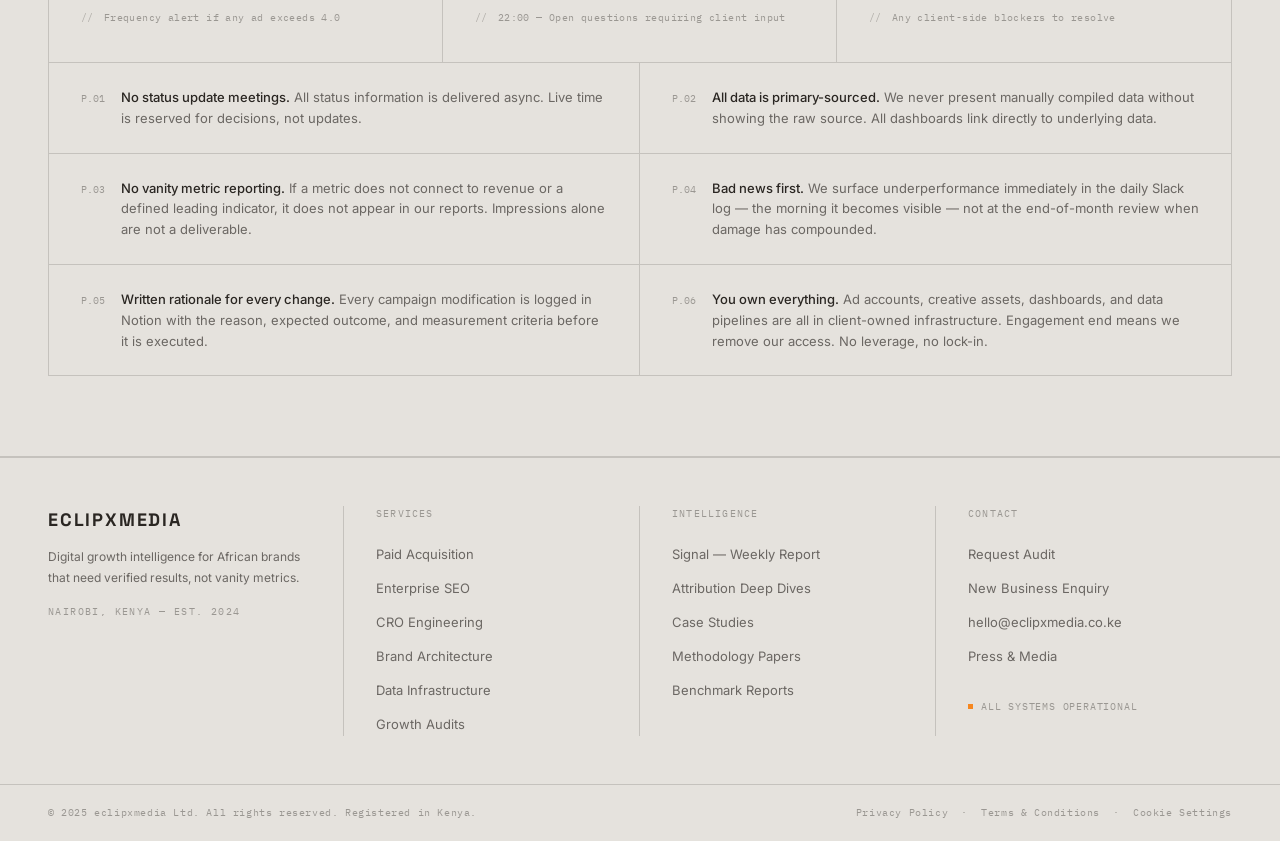
<file: process.html>
<!DOCTYPE html>
<html lang="en">
<head>
<meta charset="UTF-8">
<meta name="viewport" content="width=device-width, initial-scale=1.0">
<title>eclipxmedia — Process & Methodology</title>
<link rel="preconnect" href="https://fonts.googleapis.com">
<link rel="preconnect" href="https://fonts.gstatic.com" crossorigin>
<link href="https://fonts.googleapis.com/css2?family=Space+Grotesk:wght@300;400;500;600;700&family=IBM+Plex+Mono:wght@300;400;500&family=Inter:wght@300;400;500&display=swap" rel="stylesheet">
<link rel="stylesheet" href="css/styles.css">
<script>
document.addEventListener('DOMContentLoaded', async function() {
  try {
    const hdr = await fetch('partials/header.html');
    document.getElementById('header-placeholder').innerHTML = await hdr.text();
    if (typeof initTheme === 'function') initTheme();
    const ftr = await fetch('partials/footer.html');
    document.getElementById('footer-placeholder').innerHTML = await ftr.text();
    const current = window.location.pathname.split('/').pop() || 'index.html';
    document.querySelectorAll('.page-tab').forEach(function(a) {
      if (a.getAttribute('href') === current) a.classList.add('active');
    });
  } catch(e) {
    console.warn('Could not load header/footer partials.', e);
  }
});
</script>
</head>
<body>

<div id="header-placeholder"></div>

<main>

<section class="proc-hero">
  <div class="proc-hero-inner">
    <div class="label">// 03 &mdash; Partnership Workflow &amp; Process</div>
    <h1 class="proc-hero-h1" style="margin-top:14px;">How we operate.<br>No ambiguity.<br>No surprises.</h1>
  </div>
  <div class="proc-hero-inner" style="display:flex;flex-direction:column;gap:28px;position:relative;z-index:1;">
    <p style="font-size:14px;color:var(--text-secondary);line-height:1.8;">This page documents exactly how an engagement with eclipxmedia unfolds &mdash; from the first audit call to ongoing monthly operations. We publish our process at this level of detail because opacity in agency relationships is a structural problem. Every phase listed below is contractually defined with named deliverables, delivery formats, and timelines. If we miss a deadline, you are entitled to a fee reduction. That clause is in every contract we sign.</p>
    <div style="display:grid;grid-template-columns:1fr 1fr;gap:0;border:1px solid var(--border);">
      <div style="padding:16px 20px;border-right:1px solid var(--border);border-bottom:1px solid var(--border);"><div class="label" style="margin-bottom:4px;">Onboarding Speed</div><div style="font-family:var(--display);font-size:18px;font-weight:700;color:var(--text-primary);">14 days</div></div>
      <div style="padding:16px 20px;border-bottom:1px solid var(--border);"><div class="label" style="margin-bottom:4px;">First Campaign Live</div><div style="font-family:var(--display);font-size:18px;font-weight:700;color:var(--text-primary);">Week 4</div></div>
      <div style="padding:16px 20px;border-right:1px solid var(--border);"><div class="label" style="margin-bottom:4px;">Reporting Cadence</div><div style="font-family:var(--display);font-size:18px;font-weight:700;color:var(--text-primary);">Weekly</div></div>
      <div style="padding:16px 20px;"><div class="label" style="margin-bottom:4px;">Contract Structure</div><div style="font-family:var(--display);font-size:18px;font-weight:700;color:var(--text-primary);">Rolling 90-day</div></div>
    </div>
  </div>
</section>

<section class="timeline-section">
  <div class="timeline-header">
    <div class="label">// Partnership Workflow &mdash; Phase Overview</div>
    <h2 class="section-h2" style="margin-top:10px;">Four phases. Defined outcomes at each gate.</h2>
  </div>
  <div class="timeline-track">
    <div class="timeline-node"><div class="tn-phase"><div class="tn-dot active"></div><div class="tn-label">Phase 01 &mdash; Architecture &amp; Audit</div></div><div class="tn-connector"></div></div>
    <div class="timeline-node"><div class="tn-phase"><div class="tn-dot active"></div><div class="tn-label">Phase 02 &mdash; Creative Sprints</div></div><div class="tn-connector"></div></div>
    <div class="timeline-node"><div class="tn-phase"><div class="tn-dot active"></div><div class="tn-label">Phase 03 &mdash; Deployment &amp; Alpha</div></div><div class="tn-connector"></div></div>
    <div class="timeline-node"><div class="tn-phase"><div class="tn-dot active"></div><div class="tn-label">Phase 04 &mdash; Scale &amp; Optimisation</div></div></div>
  </div>

  <div class="phase-block">
    <div class="phase-sidebar">
      <div class="phase-num">PHASE 01 //</div>
      <h3 class="phase-title">Architecture &amp; Auditing</h3>
      <div class="phase-duration">Weeks 1&ndash;2</div>
      <p style="font-size:12px;color:var(--text-muted);line-height:1.7;">We do not touch your campaigns during this phase. We observe, measure, and document before we change anything. This protects baseline data integrity and ensures that every subsequent performance change is attributable to a specific intervention.</p>
      <div class="phase-status" style="margin-top:20px;"><div class="live-dot" style="width:5px;height:5px;background:var(--border-bright);"></div><span>No spend changes in Phase 01</span></div>
    </div>
    <div class="phase-content">
      <div>
        <div class="phase-section-title">What Happens in Phase 01</div>
        <p class="phase-text">The first two weeks of every engagement are exclusively diagnostic. <strong>We do not adjust bids, restructure campaigns, or launch creative until we have a complete, verified picture of the existing account state.</strong> Days 1&ndash;3: access and instrumentation &mdash; we receive read-only access to all ad platforms, GA4, CRM, and existing reporting infrastructure, then verify that the data we're seeing is accurate. Days 4&ndash;10: the audit itself, structured across four measurement layers. Days 11&ndash;14: synthesis and presentation &mdash; a 40&ndash;80 page Audit Report is produced and walked through in a 90-minute structured session with your team, during which findings are prioritised collectively and the 90-day remediation roadmap is agreed.</p>
      </div>
      <div>
        <div class="phase-section-title">Audit Checklist &mdash; Selected Items From 47-Point Protocol</div>
        <div class="phase-checklist">
          <div class="phase-check"><span class="check-idx">L1.01</span><span>Pixel and server-side event verification &mdash; all conversion events cross-referenced against CRM closed-won data for the preceding 90 days. Discrepancy threshold: &lt;10%. Above threshold triggers tracking rebuild as P1 priority.</span></div>
          <div class="phase-check"><span class="check-idx">L1.02</span><span>GA4 event schema audit &mdash; parameter naming conventions, event sequencing, funnel configuration, and data stream health verified against expected conversion volume from CRM records.</span></div>
          <div class="phase-check"><span class="check-idx">L1.03</span><span>Attribution window alignment &mdash; platform attribution windows reconciled against actual sales cycle length using CRM stage timing data. Misaligned windows distort reported ROAS and CPL by 20&ndash;60% in B2B accounts.</span></div>
          <div class="phase-check"><span class="check-idx">L2.01</span><span>Campaign architecture review &mdash; budget allocation logic, bidding strategy by campaign type, audience overlap analysis at ad-set level using platform Audience Overlap tool, exclusion logic integrity check.</span></div>
          <div class="phase-check"><span class="check-idx">L2.02</span><span>Keyword structure audit (Search accounts) &mdash; match type distribution, negative keyword coverage depth, search term irrelevance rate over trailing 90 days, Quality Score distribution and trend.</span></div>
          <div class="phase-check"><span class="check-idx">L3.01</span><span>Creative performance analysis &mdash; frequency curves per ad, CTR decay modelling against frequency benchmarks, hook rate measurement where video data is available, creative lifecycle classification.</span></div>
          <div class="phase-check"><span class="check-idx">L4.01</span><span>Competitive intelligence &mdash; paid share-of-voice across target keywords, organic visibility gap analysis, competitor spend trajectory modelling via Meta Ad Library and SemRush tools.</span></div>
        </div>
      </div>
      <div>
        <div class="phase-section-title">Phase 01 Deliverables</div>
        <div class="phase-spec-grid">
          <div class="phase-spec-cell"><div class="psc-key">Primary Deliverable</div><div class="psc-val"><strong>40&ndash;80 page Audit Report</strong> covering all 4 layers, with a prioritised remediation backlog (P1 Critical / P2 High / P3 Medium)</div></div>
          <div class="phase-spec-cell"><div class="psc-key">Tracking Assessment</div><div class="psc-val">Pixel parity report with CRM reconciliation, signal loss estimate, and full rebuild specification if discrepancy exceeds 15%</div></div>
          <div class="phase-spec-cell"><div class="psc-key">90-Day Roadmap</div><div class="psc-val">Phased execution plan with defined success criteria and measurement methodology for every initiative, agreed in the Phase 01 review session</div></div>
          <div class="phase-spec-cell"><div class="psc-key">Delivery Format</div><div class="psc-val">Notion workspace, Loom walkthrough (45&ndash;60 min), live Q&amp;A session with audit lead and assigned account strategist</div></div>
        </div>
      </div>
    </div>
  </div>

  <div class="phase-block">
    <div class="phase-sidebar">
      <div class="phase-num">PHASE 02 //</div>
      <h3 class="phase-title">Creative Sprints &amp; Asset Generation</h3>
      <div class="phase-duration">Week 3</div>
      <p style="font-size:12px;color:var(--text-muted);line-height:1.7;">Creative is built before campaigns launch. We do not launch with placeholder assets and iterate reactively. Every creative unit enters the account with a defined hypothesis and a pre-specified success metric.</p>
    </div>
    <div class="phase-content">
      <div>
        <div class="phase-section-title">Creative Framework Architecture</div>
        <p class="phase-text">Week 3 is an intensive creative sprint producing the initial asset matrix for Phase 03 campaigns. <strong>Every creative element is built against a defined hypothesis</strong> &mdash; a prediction about which message, format, or visual approach will outperform alternatives for a specific audience and funnel stage. This means creative is never subjective internally. We can tell you exactly why we chose a particular hook, why we structured a value proposition in a specific order, and what we expect to learn from each variant relative to the others.<br><br>The sprint produces three creative tiers: <em>Challenger</em> concepts (high-risk, high-potential &mdash; format or message innovations with no precedent in the account), <em>Control</em> concepts (validated direct-response frameworks adapted to your brand positioning), and <em>Evergreen</em> concepts (brand-safe, long-lifetime assets for retargeting and retention audiences). Compliance-dependent verticals receive a fourth tier: <em>Approved Control</em> &mdash; pre-cleared templates with variables constrained to compliant ranges, enabling testing without re-triggering review cycles.</p>
      </div>
      <div>
        <div class="phase-section-title">Ad Copy Framework &mdash; Structural Components</div>
        <div class="phase-checklist">
          <div class="phase-check"><span class="check-idx">CF.01</span><span><strong>Hook layer (0&ndash;3 seconds / first line):</strong> Three variants per ad &mdash; Pain Hook (lead with the problem the audience already has), Outcome Hook (lead with the result they want), and Curiosity Hook (lead with a pattern interrupt or counterintuitive claim). Hook selection mapped to audience temperature: cold audiences respond more strongly to Outcome; warm retargeting audiences to Pain.</span></div>
          <div class="phase-check"><span class="check-idx">CF.02</span><span><strong>Value proposition body:</strong> Feature-benefit-proof structure. Each benefit claim is supported by a specific, named data point or client outcome from verified case study output. No generic superlatives ("industry-leading", "world-class"). No claims that cannot be sourced from CRM win data.</span></div>
          <div class="phase-check"><span class="check-idx">CF.03</span><span><strong>CTA architecture:</strong> Action-specific CTAs mapped to funnel stage &mdash; awareness ("See How It Works"), consideration ("Get the Benchmark Report"), decision ("Book a 20-Minute Audit"). CTAs are tested as controlled variables in isolation from hook and body copy to produce clean data on their independent contribution to conversion rate.</span></div>
          <div class="phase-check"><span class="check-idx">CF.04</span><span><strong>Visual asset matrix:</strong> 3 format types per concept (static image, carousel, short-form video) &times; 2 aspect ratios (1:1, 9:16). Mobile-first composition on all assets. Text overlay density checked against platform readability benchmarks. Contrast ratios verified for accessibility compliance.</span></div>
        </div>
      </div>
    </div>
  </div>

  <div class="phase-block">
    <div class="phase-sidebar">
      <div class="phase-num">PHASE 03 //</div>
      <h3 class="phase-title">Deployment &amp; Alpha Testing</h3>
      <div class="phase-duration">Week 4</div>
      <p style="font-size:12px;color:var(--text-muted);line-height:1.7;">Controlled budget deployment with single-variable test isolation. We learn before we scale. Alpha phase exit requires verified creative controls, confirmed audience economics, and tracking parity below 10% discrepancy.</p>
    </div>
    <div class="phase-content">
      <div>
        <div class="phase-section-title">Controlled Deployment Protocol</div>
        <p class="phase-text">Week 4 is the first live spend week. <strong>All campaigns launch at a defined Alpha Budget</strong> &mdash; typically 20&ndash;30% of total monthly budget &mdash; to generate learning data before committing full budget to unvalidated hypotheses. Alpha campaigns run in strict variable isolation: one creative variable tested per campaign, with audience, bid strategy, and placement held constant across all variants. Any performance differential is attributable to the tested variable, not confounded by simultaneous changes.<br><br>Audience architecture deploys across three temperature tiers from Day 1: Cold Prospecting, Warm Retargeting, and Retention. These run independently with audience exclusions enforced to prevent auction overlap. Alpha budget allocation is 60/30/10 (Prospecting/Retargeting/Retention) &mdash; deliberately overweighted toward prospecting to accelerate learning on net-new audiences, where unit economics are most uncertain and most consequential to scale decisions.</p>
      </div>
      <div>
        <div class="phase-section-title">Alpha Testing Decision Framework</div>
        <div class="phase-checklist">
          <div class="phase-check"><span class="check-idx">AT.01</span><span><strong>Minimum data threshold:</strong> No optimisation decision is made before 500 impressions per individual ad variant. No budget reallocation before statistical significance is met (p&lt;0.05 using our Bayesian test model, which weights decisions by revenue-per-variant rather than conversion rate alone).</span></div>
          <div class="phase-check"><span class="check-idx">AT.02</span><span><strong>Weekly kill/scale criteria:</strong> Ads underperforming control by &gt;25% on primary KPI at 1,000 impressions are paused and documented. Ads outperforming by &gt;20% receive incremental budget increase of 20% per iteration to validate performance at scale before full budget commitment.</span></div>
          <div class="phase-check"><span class="check-idx">AT.03</span><span><strong>Audience test sequencing:</strong> New audience segments introduced one per week during Alpha phase. No more than two audience variables tested simultaneously in any single campaign. Overlap verification run weekly using platform Audience Overlap tool with documented results.</span></div>
          <div class="phase-check"><span class="check-idx">AT.04</span><span><strong>Alpha exit criteria:</strong> Phase 03 concludes when at least one creative control exists per funnel stage, audience segment economics are verified against target thresholds, and tracking parity is confirmed at &lt;10% CRM discrepancy across all active conversion events.</span></div>
        </div>
      </div>
    </div>
  </div>

  <div class="phase-block">
    <div class="phase-sidebar">
      <div class="phase-num">PHASE 04 //</div>
      <h3 class="phase-title">Scaling &amp; Matrix Optimisation</h3>
      <div class="phase-duration">Ongoing &mdash; Monthly Sprints</div>
      <p style="font-size:12px;color:var(--text-muted);line-height:1.7;">Scale is earned by verified economics, applied sequentially, and monitored continuously. We do not apply spend increases to unvalidated hypotheses regardless of external pressure to accelerate growth.</p>
    </div>
    <div class="phase-content">
      <div>
        <div class="phase-section-title">Automated Scaling Rules &amp; Manual Override Protocol</div>
        <p class="phase-text">Ongoing management operates on a <strong>rule-based scaling architecture with weekly manual review gates</strong>. Automated rules handle micro-optimisations within defined parameters &mdash; bid adjustments within &plusmn;15% of target, budget pacing corrections within daily windows, ad scheduling adjustments based on verified hourly conversion data &mdash; freeing strategist attention for macro decisions requiring contextual judgment that automated systems cannot replicate.<br><br>Manual override is required for any change exceeding 20% budget adjustment, any new audience introduction, any campaign structure modification, or any creative rotation above the planned cadence. This prevents automation from compounding errors without human review. The weekly sprint Loom exists specifically to assess whether automated rules are behaving as intended and to make manual corrections before they have downstream consequences. Every automated rule is documented in Notion with its trigger logic, expected behaviour, and override conditions before it is activated.</p>
      </div>
      <div>
        <div class="phase-section-title">Ongoing Optimisation Cadence</div>
        <div class="phase-spec-grid">
          <div class="phase-spec-cell"><div class="psc-key">Daily Automated</div><div class="psc-val">Bid pacing, budget burn rate correction, frequency cap enforcement, anomaly alerts (CPM spike &gt;30%, conversion drop &gt;25% vs. 7-day average)</div></div>
          <div class="phase-spec-cell"><div class="psc-key">Weekly Manual</div><div class="psc-val">Creative frequency vs. CTR decay review, audience saturation signals, search term irrelevance rate (Search), Quality Score trend analysis</div></div>
          <div class="phase-spec-cell"><div class="psc-key">Monthly Strategy</div><div class="psc-val">Channel mix review, budget reallocation against 90-day targets, new test hypothesis generation, competitive landscape update, creative rotation planning</div></div>
          <div class="phase-spec-cell"><div class="psc-key">Quarterly Review</div><div class="psc-val">Full attribution reconciliation vs. CRM closed-won, roadmap refresh, LTV cohort analysis, channel expansion evaluation, contract renewal or adjustment</div></div>
        </div>
      </div>
    </div>
  </div>
</section>

<section class="comms-section reveal">
  <div class="section-header" style="margin-bottom:0;padding-bottom:36px;border-bottom:1px solid var(--border);">
    <div><div class="label">// Communications Stack &mdash; How We Interface</div><h2 class="section-h2" style="margin-top:10px;">You will never wonder<br>what is happening in your account.</h2></div>
    <div class="section-desc">Every communication format is defined in the engagement contract. Nothing is ad hoc. Nothing requires you to chase us for updates. The communication system is designed to eliminate status anxiety without requiring real-time meetings.</div>
  </div>
  <div class="comms-grid">
    <div class="comms-card">
      <div class="comms-freq">Daily &middot; Automated &middot; 08:00 Local</div>
      <div class="comms-title">Slack Performance Log</div>
      <p class="comms-text">Every morning at 08:00 in your timezone, an <strong>automated Slack bot posts a structured performance digest</strong> to your dedicated agency channel. This is a direct data pull from platform APIs via Supermetrics, formatted consistently so you can track day-on-day changes at a glance without interpretation lag or reliance on human availability.</p>
      <div class="comms-detail-list">
        <div class="comms-detail">Yesterday's spend vs. daily pacing target</div>
        <div class="comms-detail">Conversions by platform and campaign</div>
        <div class="comms-detail">ROAS / CPA vs. 7-day rolling average</div>
        <div class="comms-detail">Any anomaly flags &mdash; CPM spike, conv. drop</div>
        <div class="comms-detail">Top-performing ad: clicks, CTR, spend</div>
        <div class="comms-detail">Frequency alert if any ad exceeds 4.0</div>
      </div>
    </div>
    <div class="comms-card">
      <div class="comms-freq">Weekly &middot; Async Video &middot; Monday AM</div>
      <div class="comms-title">Sprint Walkthrough &mdash; Loom</div>
      <p class="comms-text">Every Monday morning, your account strategist records a <strong>15&ndash;25 minute Loom walkthrough</strong> covering prior week performance, decisions made with rationale, and the current week's planned actions. The walkthrough follows a fixed timestamp structure so you can navigate to relevant sections without watching in full.</p>
      <div class="comms-detail-list">
        <div class="comms-detail">00:00 &mdash; Week summary vs. targets</div>
        <div class="comms-detail">03:00 &mdash; What we changed and why</div>
        <div class="comms-detail">08:00 &mdash; Creative performance &amp; rotation plan</div>
        <div class="comms-detail">13:00 &mdash; Audience and targeting updates</div>
        <div class="comms-detail">18:00 &mdash; This week's planned actions</div>
        <div class="comms-detail">22:00 &mdash; Open questions requiring client input</div>
      </div>
    </div>
    <div class="comms-card">
      <div class="comms-freq">Monthly &middot; Live &middot; First Tuesday</div>
      <div class="comms-title">Strategy Alignment Session</div>
      <p class="comms-text">A <strong>60-minute structured meeting</strong> on the first Tuesday of each month. This is the only recurring live meeting in the engagement. No time is spent on status updates &mdash; those are covered by daily logs and weekly Looms. The session exists exclusively for strategic decisions that require real-time discussion and client sign-off.</p>
      <div class="comms-detail-list">
        <div class="comms-detail">Month performance vs. 90-day roadmap</div>
        <div class="comms-detail">Attribution reconciliation vs. CRM data</div>
        <div class="comms-detail">Budget reallocation recommendations</div>
        <div class="comms-detail">New test hypotheses requiring sign-off</div>
        <div class="comms-detail">Roadmap update for following 30 days</div>
        <div class="comms-detail">Any client-side blockers to resolve</div>
      </div>
    </div>
  </div>
  <div class="comms-principles">
    <div class="comms-principle"><span class="cp-idx">P.01</span><span class="cp-text"><strong>No status update meetings.</strong> All status information is delivered async. Live time is reserved for decisions, not updates.</span></div>
    <div class="comms-principle"><span class="cp-idx">P.02</span><span class="cp-text"><strong>All data is primary-sourced.</strong> We never present manually compiled data without showing the raw source. All dashboards link directly to underlying data.</span></div>
    <div class="comms-principle"><span class="cp-idx">P.03</span><span class="cp-text"><strong>No vanity metric reporting.</strong> If a metric does not connect to revenue or a defined leading indicator, it does not appear in our reports. Impressions alone are not a deliverable.</span></div>
    <div class="comms-principle"><span class="cp-idx">P.04</span><span class="cp-text"><strong>Bad news first.</strong> We surface underperformance immediately in the daily Slack log &mdash; the morning it becomes visible &mdash; not at the end-of-month review when damage has compounded.</span></div>
    <div class="comms-principle"><span class="cp-idx">P.05</span><span class="cp-text"><strong>Written rationale for every change.</strong> Every campaign modification is logged in Notion with the reason, expected outcome, and measurement criteria before it is executed.</span></div>
    <div class="comms-principle"><span class="cp-idx">P.06</span><span class="cp-text"><strong>You own everything.</strong> Ad accounts, creative assets, dashboards, and data pipelines are all in client-owned infrastructure. Engagement end means we remove our access. No leverage, no lock-in.</span></div>
  </div>
</section>

</main>

<div id="footer-placeholder"></div>

<script src="js/main.js"></script>
</body>
</html>
</file>
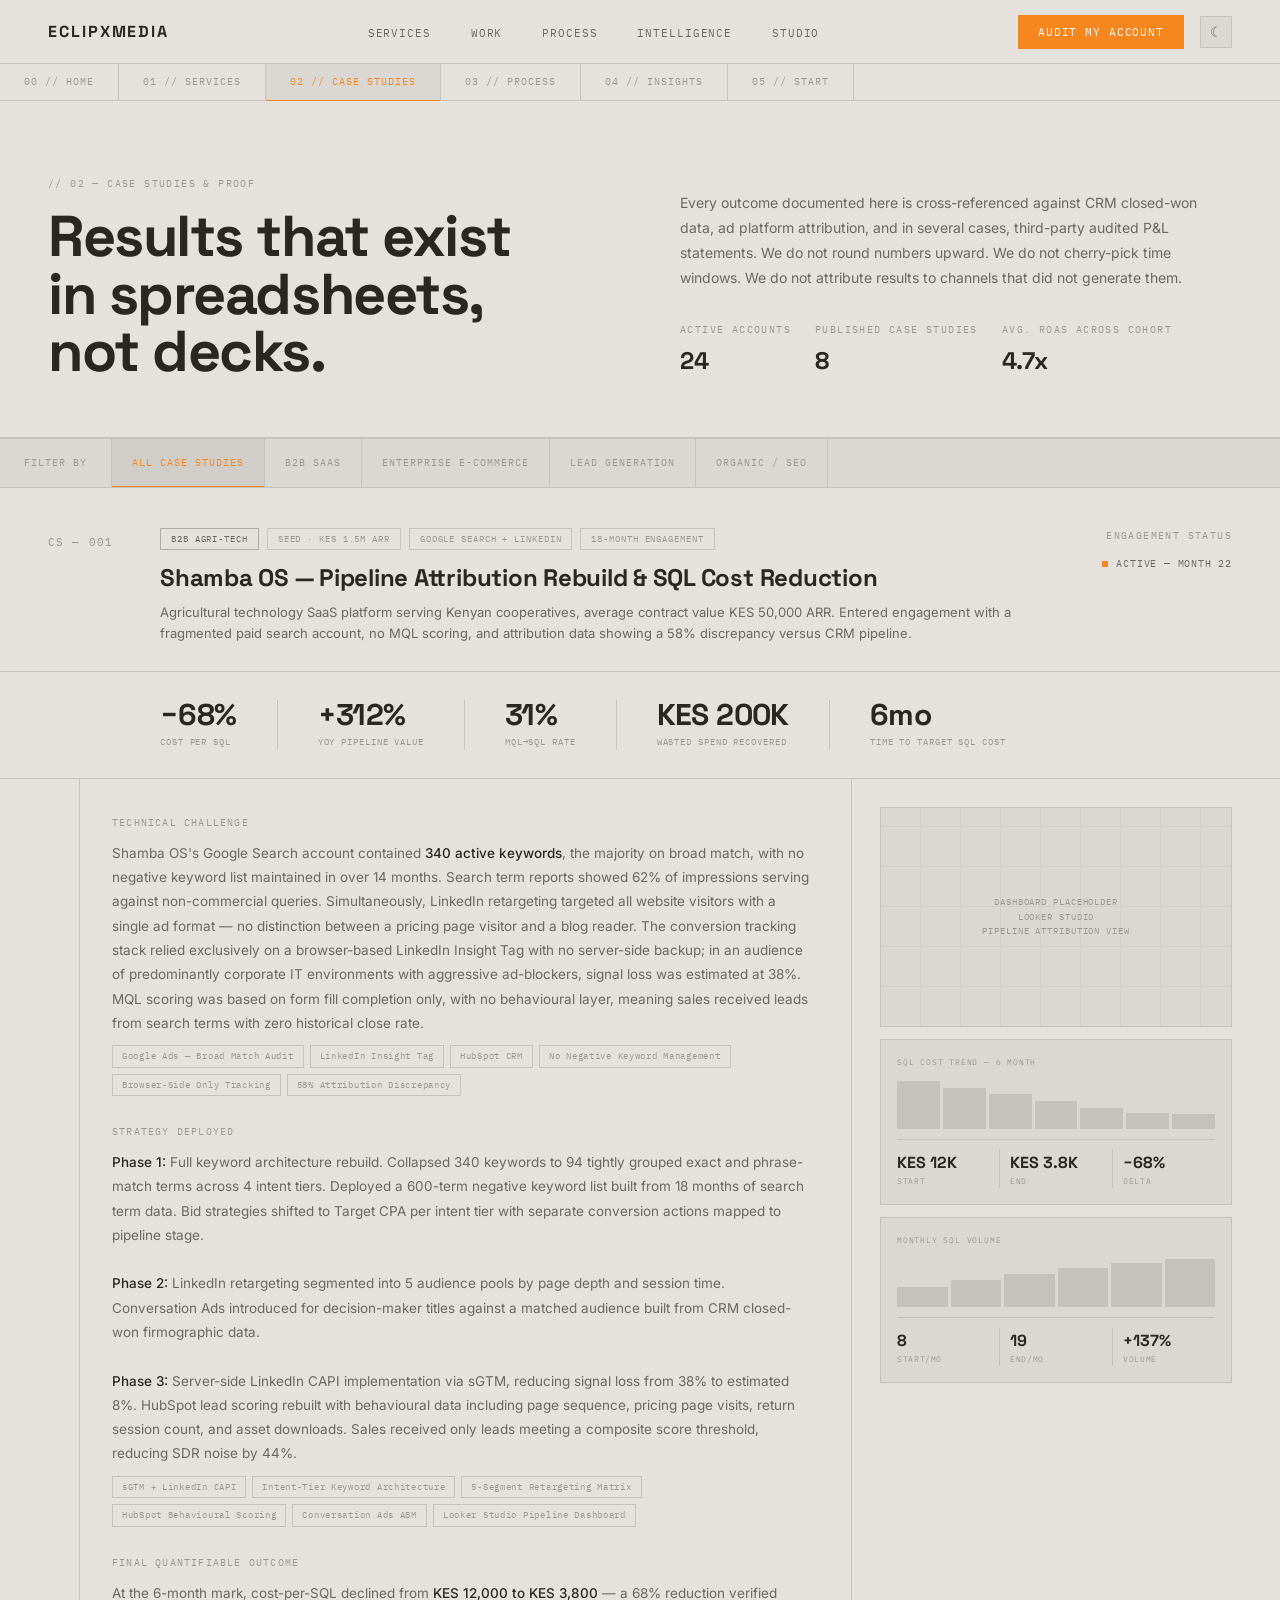
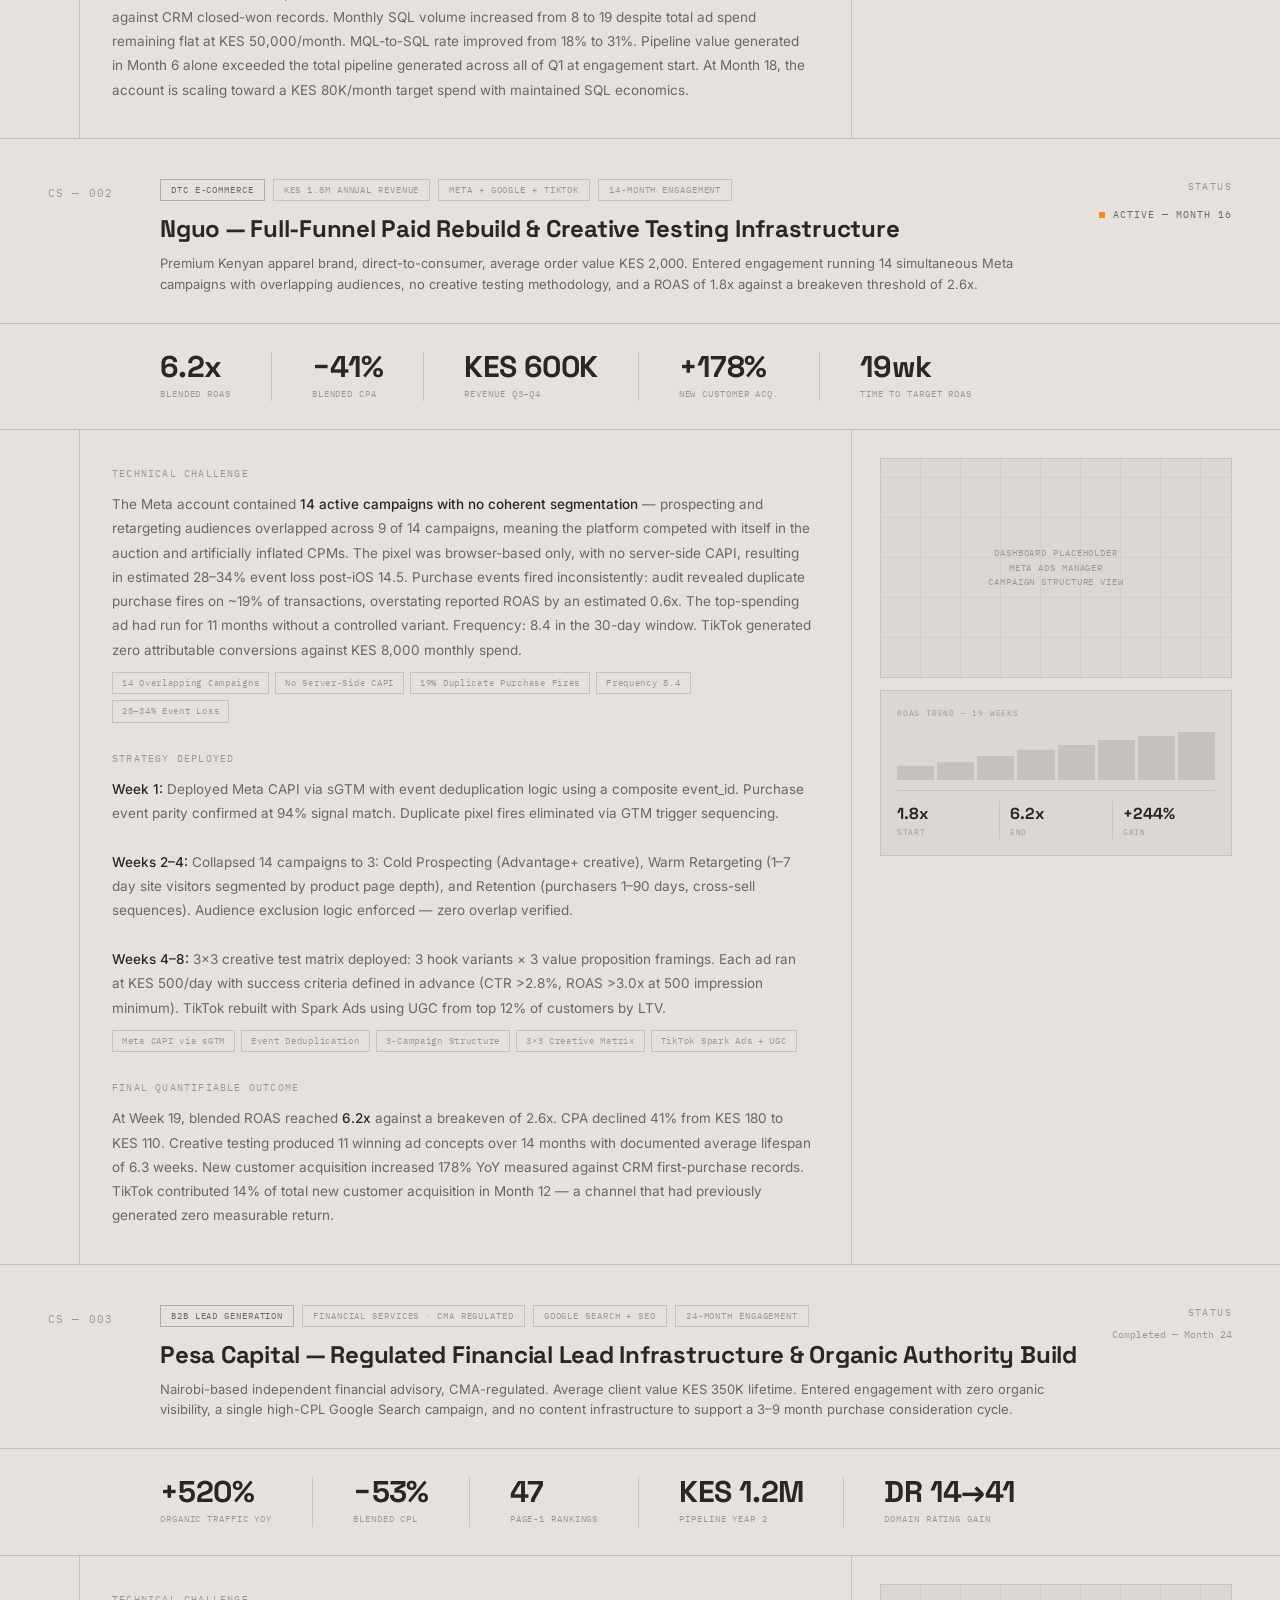
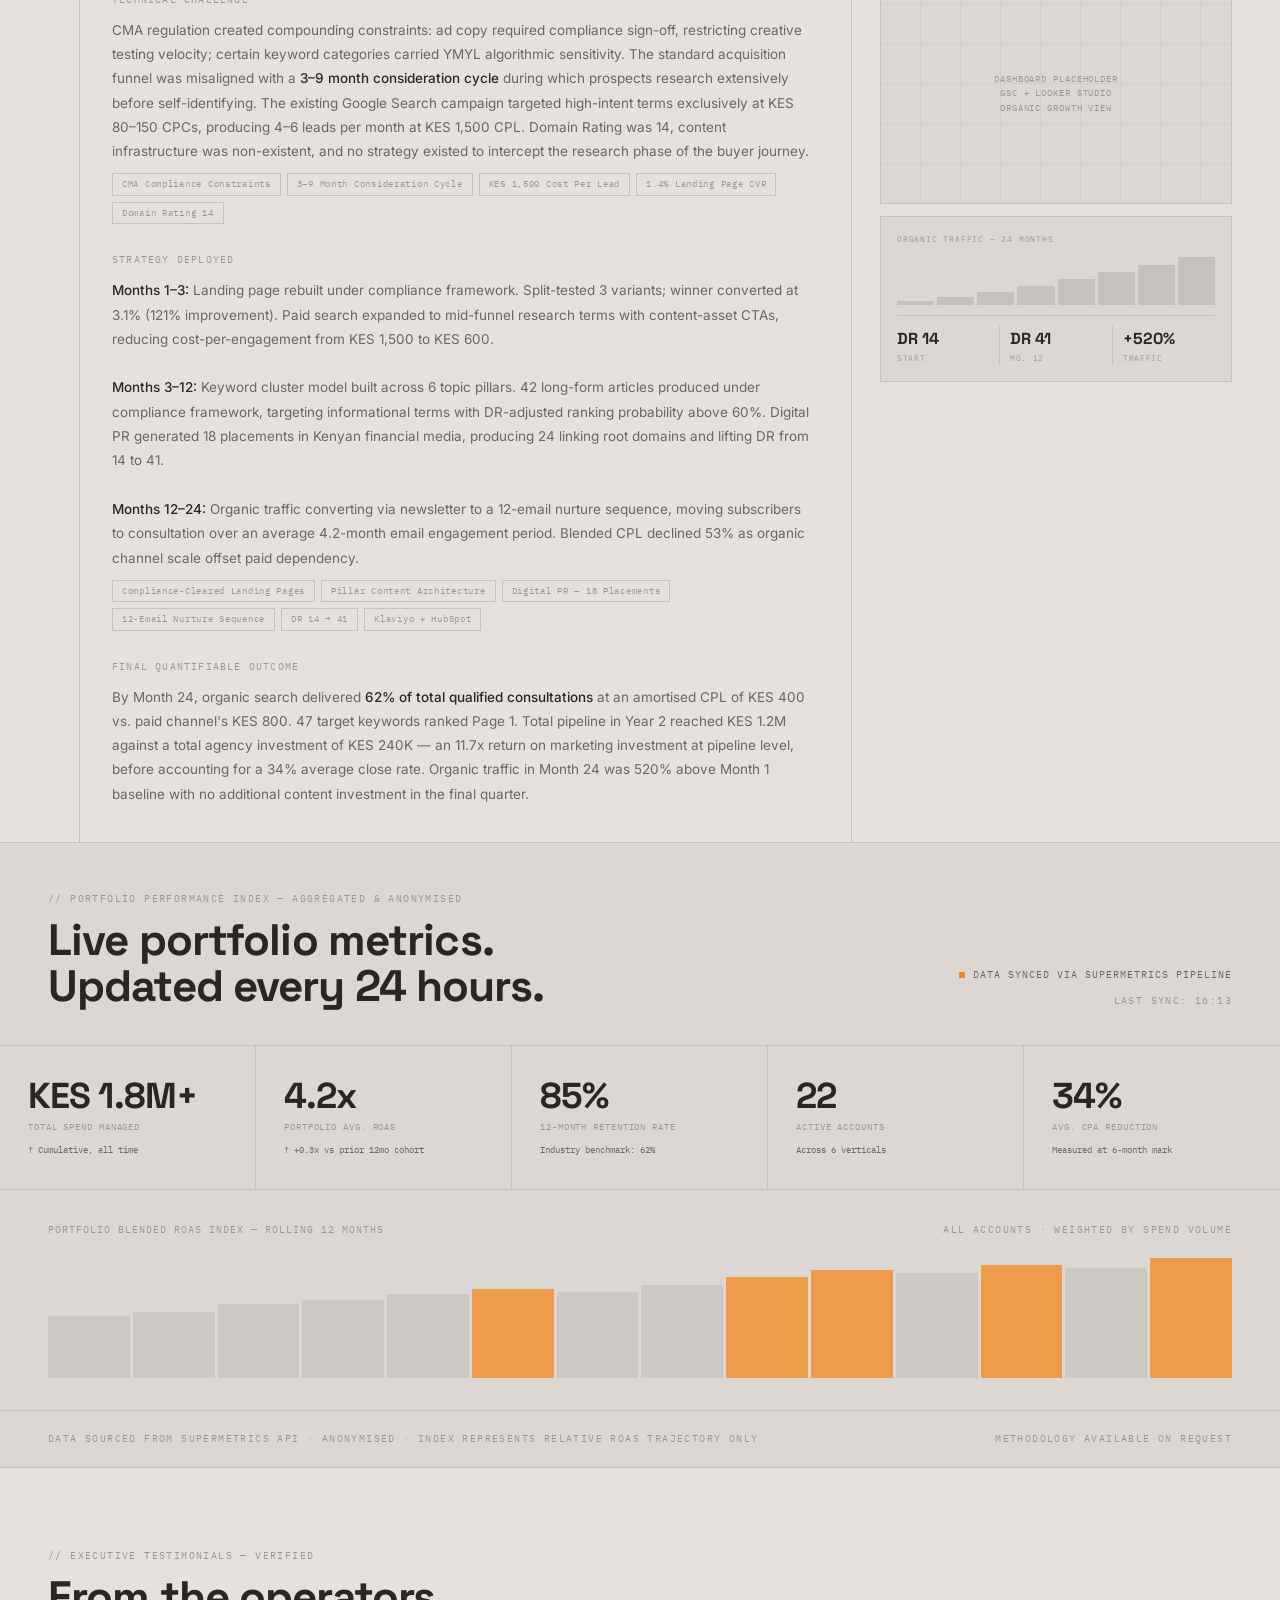
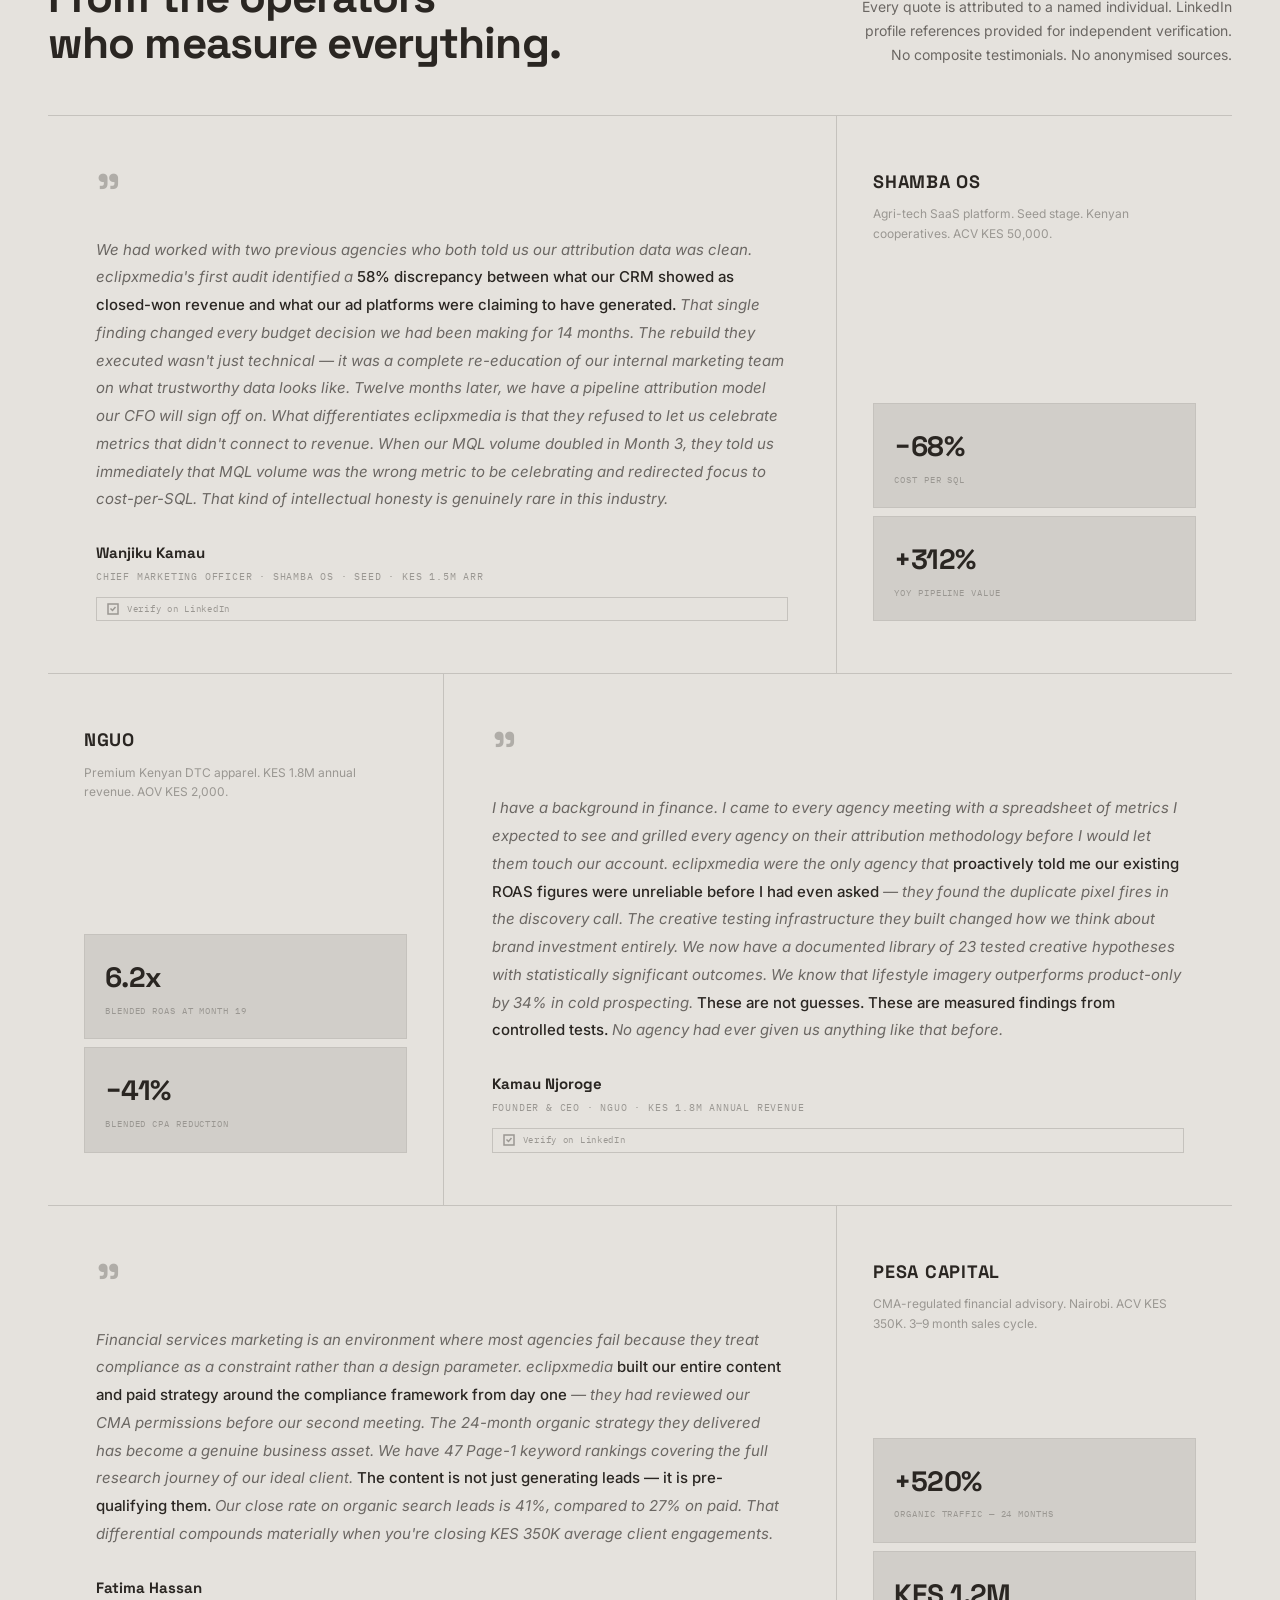
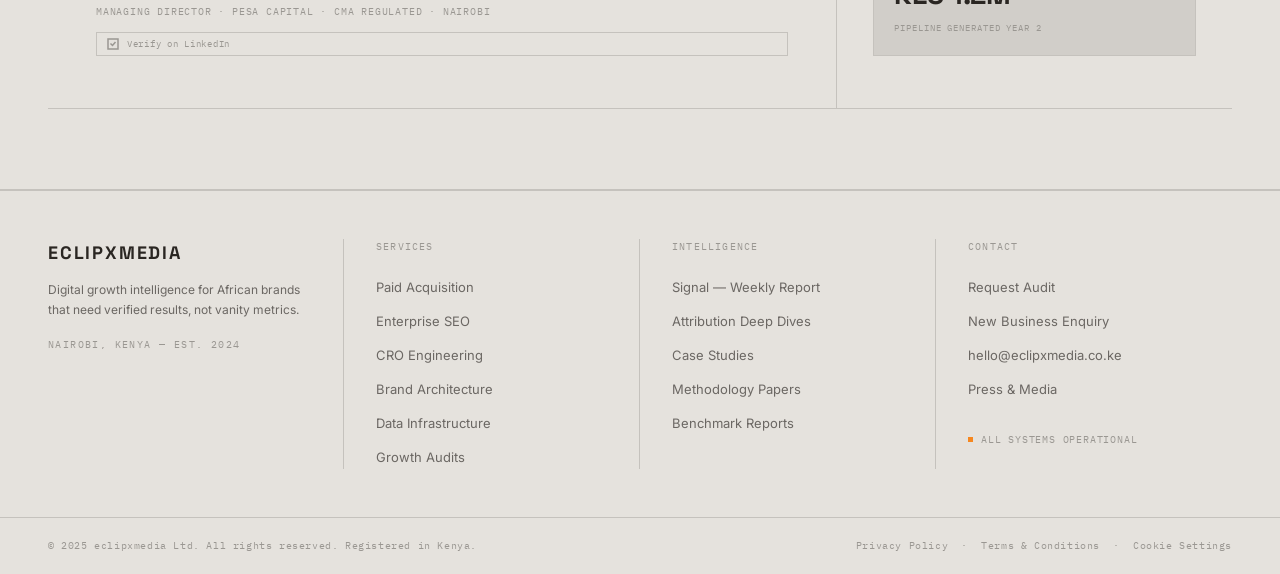
<file: proof.html>
<!DOCTYPE html>
<html lang="en">
<head>
<meta charset="UTF-8">
<meta name="viewport" content="width=device-width, initial-scale=1.0">
<title>eclipxmedia — Case Studies & Proof</title>
<link rel="preconnect" href="https://fonts.googleapis.com">
<link rel="preconnect" href="https://fonts.gstatic.com" crossorigin>
<link href="https://fonts.googleapis.com/css2?family=Space+Grotesk:wght@300;400;500;600;700&family=IBM+Plex+Mono:wght@300;400;500&family=Inter:wght@300;400;500&display=swap" rel="stylesheet">
<link rel="stylesheet" href="css/styles.css">
<script>
document.addEventListener('DOMContentLoaded', async function() {
  try {
    const hdr = await fetch('partials/header.html');
    document.getElementById('header-placeholder').innerHTML = await hdr.text();
    if (typeof initTheme === 'function') initTheme();
    const ftr = await fetch('partials/footer.html');
    document.getElementById('footer-placeholder').innerHTML = await ftr.text();
    const current = window.location.pathname.split('/').pop() || 'index.html';
    document.querySelectorAll('.page-tab').forEach(function(a) {
      if (a.getAttribute('href') === current) a.classList.add('active');
    });
  } catch(e) {
    console.warn('Could not load header/footer partials.', e);
  }
});
</script>
</head>
<body>

<div id="header-placeholder"></div>

<main>

<section class="cs-hero">
  <div class="proc-hero-inner">
    <div class="label">// 02 &mdash; Case Studies &amp; Proof</div>
    <h1 class="cs-hero-h1">Results that exist<br>in spreadsheets,<br>not decks.</h1>
  </div>
  <div class="cs-hero-right">
    <p>Every outcome documented here is cross-referenced against CRM closed-won data, ad platform attribution, and in several cases, third-party audited P&amp;L statements. We do not round numbers upward. We do not cherry-pick time windows. We do not attribute results to channels that did not generate them.</p>
    <div style="display:flex;gap:24px;flex-wrap:wrap;">
      <div><div class="label" style="margin-bottom:4px;">Active Accounts</div><div style="font-family:var(--display);font-size:24px;font-weight:700;color:var(--text-primary);letter-spacing:-0.02em;">24</div></div>
      <div><div class="label" style="margin-bottom:4px;">Published Case Studies</div><div style="font-family:var(--display);font-size:24px;font-weight:700;color:var(--text-primary);letter-spacing:-0.02em;">8</div></div>
      <div><div class="label" style="margin-bottom:4px;">Avg. ROAS Across Cohort</div><div style="font-family:var(--display);font-size:24px;font-weight:700;color:var(--text-primary);letter-spacing:-0.02em;">4.7x</div></div>
    </div>
  </div>
</section>
<div class="cs-filter-bar">
  <div class="cs-filter-label">Filter By</div>
  <button class="cs-filter-btn active" onclick="filterCS('all',this)">All Case Studies</button>
  <button class="cs-filter-btn" onclick="filterCS('saas',this)">B2B SaaS</button>
  <button class="cs-filter-btn" onclick="filterCS('ecomm',this)">Enterprise E-Commerce</button>
  <button class="cs-filter-btn" onclick="filterCS('leadgen',this)">Lead Generation</button>
  <button class="cs-filter-btn" onclick="filterCS('seo',this)">Organic / SEO</button>
</div>

<div class="cs-card" data-category="saas">
  <div class="cs-card-header">
    <div class="cs-card-idx">CS &mdash; 001</div>
    <div class="cs-card-meta">
      <div class="cs-card-tags"><span class="cs-tag primary">B2B Agri-Tech</span><span class="cs-tag">Seed · KES 1.5M ARR</span><span class="cs-tag">Google Search + LinkedIn</span><span class="cs-tag">18-Month Engagement</span></div>
      <h2 class="cs-card-title">Shamba OS &mdash; Pipeline Attribution Rebuild &amp; SQL Cost Reduction</h2>
      <p class="cs-card-subtitle">Agricultural technology SaaS platform serving Kenyan cooperatives, average contract value KES 50,000 ARR. Entered engagement with a fragmented paid search account, no MQL scoring, and attribution data showing a 58% discrepancy versus CRM pipeline.</p>
    </div>
    <div class="cs-card-status"><div class="label" style="margin-bottom:6px;">Engagement Status</div><div class="live-indicator"><div class="live-dot"></div><span style="font-size:10px;font-family:var(--mono);letter-spacing:0.08em;">Active &mdash; Month 22</span></div></div>
  </div>
  <div class="cs-metrics-row">
    <div class="cs-metric"><div class="cs-metric-val">&minus;68%</div><div class="cs-metric-lbl">Cost Per SQL</div></div>
    <div class="cs-metric"><div class="cs-metric-val">+312%</div><div class="cs-metric-lbl">YoY Pipeline Value</div></div>
    <div class="cs-metric"><div class="cs-metric-val">31%</div><div class="cs-metric-lbl">MQL&rarr;SQL Rate</div></div>
    <div class="cs-metric"><div class="cs-metric-val">KES 200K</div><div class="cs-metric-lbl">Wasted Spend Recovered</div></div>
    <div class="cs-metric"><div class="cs-metric-val">6mo</div><div class="cs-metric-lbl">Time to Target SQL Cost</div></div>
  </div>
  <div class="cs-body">
    <div class="cs-body-spacer"></div>
    <div class="cs-body-text">
      <div>
        <div class="cs-block-title">Technical Challenge</div>
        <p class="cs-block-content">Shamba OS's Google Search account contained <strong>340 active keywords</strong>, the majority on broad match, with no negative keyword list maintained in over 14 months. Search term reports showed 62% of impressions serving against non-commercial queries. Simultaneously, LinkedIn retargeting targeted all website visitors with a single ad format &mdash; no distinction between a pricing page visitor and a blog reader. The conversion tracking stack relied exclusively on a browser-based LinkedIn Insight Tag with no server-side backup; in an audience of predominantly corporate IT environments with aggressive ad-blockers, signal loss was estimated at 38%. MQL scoring was based on form fill completion only, with no behavioural layer, meaning sales received leads from search terms with zero historical close rate.</p>
        <div class="cs-tech-list"><span class="cs-tech-tag">Google Ads &mdash; Broad Match Audit</span><span class="cs-tech-tag">LinkedIn Insight Tag</span><span class="cs-tech-tag">HubSpot CRM</span><span class="cs-tech-tag">No Negative Keyword Management</span><span class="cs-tech-tag">Browser-Side Only Tracking</span><span class="cs-tech-tag">58% Attribution Discrepancy</span></div>
      </div>
      <div>
        <div class="cs-block-title">Strategy Deployed</div>
        <p class="cs-block-content"><strong>Phase 1:</strong> Full keyword architecture rebuild. Collapsed 340 keywords to 94 tightly grouped exact and phrase-match terms across 4 intent tiers. Deployed a 600-term negative keyword list built from 18 months of search term data. Bid strategies shifted to Target CPA per intent tier with separate conversion actions mapped to pipeline stage.<br><br><strong>Phase 2:</strong> LinkedIn retargeting segmented into 5 audience pools by page depth and session time. Conversation Ads introduced for decision-maker titles against a matched audience built from CRM closed-won firmographic data.<br><br><strong>Phase 3:</strong> Server-side LinkedIn CAPI implementation via sGTM, reducing signal loss from 38% to estimated 8%. HubSpot lead scoring rebuilt with behavioural data including page sequence, pricing page visits, return session count, and asset downloads. Sales received only leads meeting a composite score threshold, reducing SDR noise by 44%.</p>
        <div class="cs-tech-list"><span class="cs-tech-tag">sGTM + LinkedIn CAPI</span><span class="cs-tech-tag">Intent-Tier Keyword Architecture</span><span class="cs-tech-tag">5-Segment Retargeting Matrix</span><span class="cs-tech-tag">HubSpot Behavioural Scoring</span><span class="cs-tech-tag">Conversation Ads ABM</span><span class="cs-tech-tag">Looker Studio Pipeline Dashboard</span></div>
      </div>
      <div>
        <div class="cs-block-title">Final Quantifiable Outcome</div>
        <p class="cs-block-content">At the 6-month mark, cost-per-SQL declined from <strong>KES 12,000 to KES 3,800</strong> &mdash; a 68% reduction verified against CRM closed-won records. Monthly SQL volume increased from 8 to 19 despite total ad spend remaining flat at KES 50,000/month. MQL-to-SQL rate improved from 18% to 31%. Pipeline value generated in Month 6 alone exceeded the total pipeline generated across all of Q1 at engagement start. At Month 18, the account is scaling toward a KES 80K/month target spend with maintained SQL economics.</p>
      </div>
    </div>
    <div class="cs-dash-panel">
      <div class="cs-screenshot"><div class="cs-screenshot-label">Dashboard Placeholder<br>Looker Studio<br>Pipeline Attribution View</div></div>
      <div class="cs-dash-mock">
        <div class="cs-dash-mock-label">SQL Cost Trend &mdash; 6 Month</div>
        <div class="cs-spark"><div class="cs-spark-bar" style="height:100%"></div><div class="cs-spark-bar" style="height:85%"></div><div class="cs-spark-bar" style="height:72%"></div><div class="cs-spark-bar" style="height:58%"></div><div class="cs-spark-bar" style="height:42%"></div><div class="cs-spark-bar" style="height:32%"></div><div class="cs-spark-bar" style="height:30%"></div></div>
        <div class="cs-dash-kpi-row"><div class="cs-dash-kpi"><div class="cs-dash-kpi-val">KES 12K</div><div class="cs-dash-kpi-lbl">Start</div></div><div class="cs-dash-kpi"><div class="cs-dash-kpi-val">KES 3.8K</div><div class="cs-dash-kpi-lbl">End</div></div><div class="cs-dash-kpi"><div class="cs-dash-kpi-val">&minus;68%</div><div class="cs-dash-kpi-lbl">Delta</div></div></div>
      </div>
      <div class="cs-dash-mock">
        <div class="cs-dash-mock-label">Monthly SQL Volume</div>
        <div class="cs-spark"><div class="cs-spark-bar" style="height:42%"></div><div class="cs-spark-bar" style="height:55%"></div><div class="cs-spark-bar" style="height:68%"></div><div class="cs-spark-bar" style="height:80%"></div><div class="cs-spark-bar" style="height:92%"></div><div class="cs-spark-bar" style="height:100%"></div></div>
        <div class="cs-dash-kpi-row"><div class="cs-dash-kpi"><div class="cs-dash-kpi-val">8</div><div class="cs-dash-kpi-lbl">Start/mo</div></div><div class="cs-dash-kpi"><div class="cs-dash-kpi-val">19</div><div class="cs-dash-kpi-lbl">End/mo</div></div><div class="cs-dash-kpi"><div class="cs-dash-kpi-val">+137%</div><div class="cs-dash-kpi-lbl">Volume</div></div></div>
      </div>
    </div>
  </div>
</div>

<div class="cs-card" data-category="ecomm">
  <div class="cs-card-header">
    <div class="cs-card-idx">CS &mdash; 002</div>
    <div class="cs-card-meta">
      <div class="cs-card-tags"><span class="cs-tag primary">DTC E-Commerce</span><span class="cs-tag">KES 1.8M Annual Revenue</span><span class="cs-tag">Meta + Google + TikTok</span><span class="cs-tag">14-Month Engagement</span></div>
      <h2 class="cs-card-title">Nguo &mdash; Full-Funnel Paid Rebuild &amp; Creative Testing Infrastructure</h2>
      <p class="cs-card-subtitle">Premium Kenyan apparel brand, direct-to-consumer, average order value KES 2,000. Entered engagement running 14 simultaneous Meta campaigns with overlapping audiences, no creative testing methodology, and a ROAS of 1.8x against a breakeven threshold of 2.6x.</p>
    </div>
    <div class="cs-card-status"><div class="label" style="margin-bottom:6px;">Status</div><div class="live-indicator"><div class="live-dot"></div><span style="font-size:10px;font-family:var(--mono);">Active &mdash; Month 16</span></div></div>
  </div>
  <div class="cs-metrics-row">
    <div class="cs-metric"><div class="cs-metric-val">6.2x</div><div class="cs-metric-lbl">Blended ROAS</div></div>
    <div class="cs-metric"><div class="cs-metric-val">&minus;41%</div><div class="cs-metric-lbl">Blended CPA</div></div>
    <div class="cs-metric"><div class="cs-metric-val">KES 600K</div><div class="cs-metric-lbl">Revenue Q3&ndash;Q4</div></div>
    <div class="cs-metric"><div class="cs-metric-val">+178%</div><div class="cs-metric-lbl">New Customer Acq.</div></div>
    <div class="cs-metric"><div class="cs-metric-val">19wk</div><div class="cs-metric-lbl">Time to Target ROAS</div></div>
  </div>
  <div class="cs-body">
    <div class="cs-body-spacer"></div>
    <div class="cs-body-text">
      <div>
        <div class="cs-block-title">Technical Challenge</div>
        <p class="cs-block-content">The Meta account contained <strong>14 active campaigns with no coherent segmentation</strong> &mdash; prospecting and retargeting audiences overlapped across 9 of 14 campaigns, meaning the platform competed with itself in the auction and artificially inflated CPMs. The pixel was browser-based only, with no server-side CAPI, resulting in estimated 28&ndash;34% event loss post-iOS 14.5. Purchase events fired inconsistently: audit revealed duplicate purchase fires on ~19% of transactions, overstating reported ROAS by an estimated 0.6x. The top-spending ad had run for 11 months without a controlled variant. Frequency: 8.4 in the 30-day window. TikTok generated zero attributable conversions against KES 8,000 monthly spend.</p>
        <div class="cs-tech-list"><span class="cs-tech-tag">14 Overlapping Campaigns</span><span class="cs-tech-tag">No Server-Side CAPI</span><span class="cs-tech-tag">19% Duplicate Purchase Fires</span><span class="cs-tech-tag">Frequency 8.4</span><span class="cs-tech-tag">28&ndash;34% Event Loss</span></div>
      </div>
      <div>
        <div class="cs-block-title">Strategy Deployed</div>
        <p class="cs-block-content"><strong>Week 1:</strong> Deployed Meta CAPI via sGTM with event deduplication logic using a composite event_id. Purchase event parity confirmed at 94% signal match. Duplicate pixel fires eliminated via GTM trigger sequencing.<br><br><strong>Weeks 2&ndash;4:</strong> Collapsed 14 campaigns to 3: Cold Prospecting (Advantage+ creative), Warm Retargeting (1&ndash;7 day site visitors segmented by product page depth), and Retention (purchasers 1&ndash;90 days, cross-sell sequences). Audience exclusion logic enforced &mdash; zero overlap verified.<br><br><strong>Weeks 4&ndash;8:</strong> 3&times;3 creative test matrix deployed: 3 hook variants &times; 3 value proposition framings. Each ad ran at KES 500/day with success criteria defined in advance (CTR &gt;2.8%, ROAS &gt;3.0x at 500 impression minimum). TikTok rebuilt with Spark Ads using UGC from top 12% of customers by LTV.</p>
        <div class="cs-tech-list"><span class="cs-tech-tag">Meta CAPI via sGTM</span><span class="cs-tech-tag">Event Deduplication</span><span class="cs-tech-tag">3-Campaign Structure</span><span class="cs-tech-tag">3&times;3 Creative Matrix</span><span class="cs-tech-tag">TikTok Spark Ads + UGC</span></div>
      </div>
      <div>
        <div class="cs-block-title">Final Quantifiable Outcome</div>
        <p class="cs-block-content">At Week 19, blended ROAS reached <strong>6.2x</strong> against a breakeven of 2.6x. CPA declined 41% from KES 180 to KES 110. Creative testing produced 11 winning ad concepts over 14 months with documented average lifespan of 6.3 weeks. New customer acquisition increased 178% YoY measured against CRM first-purchase records. TikTok contributed 14% of total new customer acquisition in Month 12 &mdash; a channel that had previously generated zero measurable return.</p>
      </div>
    </div>
    <div class="cs-dash-panel">
      <div class="cs-screenshot"><div class="cs-screenshot-label">Dashboard Placeholder<br>Meta Ads Manager<br>Campaign Structure View</div></div>
      <div class="cs-dash-mock">
        <div class="cs-dash-mock-label">ROAS Trend &mdash; 19 Weeks</div>
        <div class="cs-spark"><div class="cs-spark-bar" style="height:29%"></div><div class="cs-spark-bar" style="height:38%"></div><div class="cs-spark-bar" style="height:50%"></div><div class="cs-spark-bar" style="height:62%"></div><div class="cs-spark-bar" style="height:72%"></div><div class="cs-spark-bar" style="height:82%"></div><div class="cs-spark-bar" style="height:92%"></div><div class="cs-spark-bar" style="height:100%"></div></div>
        <div class="cs-dash-kpi-row"><div class="cs-dash-kpi"><div class="cs-dash-kpi-val">1.8x</div><div class="cs-dash-kpi-lbl">Start</div></div><div class="cs-dash-kpi"><div class="cs-dash-kpi-val">6.2x</div><div class="cs-dash-kpi-lbl">End</div></div><div class="cs-dash-kpi"><div class="cs-dash-kpi-val">+244%</div><div class="cs-dash-kpi-lbl">Gain</div></div></div>
      </div>
    </div>
  </div>
</div>

<div class="cs-card" data-category="leadgen">
  <div class="cs-card-header">
    <div class="cs-card-idx">CS &mdash; 003</div>
    <div class="cs-card-meta">
      <div class="cs-card-tags"><span class="cs-tag primary">B2B Lead Generation</span><span class="cs-tag">Financial Services · CMA Regulated</span><span class="cs-tag">Google Search + SEO</span><span class="cs-tag">24-Month Engagement</span></div>
      <h2 class="cs-card-title">Pesa Capital &mdash; Regulated Financial Lead Infrastructure &amp; Organic Authority Build</h2>
      <p class="cs-card-subtitle">Nairobi-based independent financial advisory, CMA-regulated. Average client value KES 350K lifetime. Entered engagement with zero organic visibility, a single high-CPL Google Search campaign, and no content infrastructure to support a 3&ndash;9 month purchase consideration cycle.</p>
    </div>
    <div class="cs-card-status"><div class="label" style="margin-bottom:6px;">Status</div><div style="font-family:var(--mono);font-size:10px;color:var(--text-muted);">Completed &mdash; Month 24</div></div>
  </div>
  <div class="cs-metrics-row">
    <div class="cs-metric"><div class="cs-metric-val">+520%</div><div class="cs-metric-lbl">Organic Traffic YoY</div></div>
    <div class="cs-metric"><div class="cs-metric-val">&minus;53%</div><div class="cs-metric-lbl">Blended CPL</div></div>
    <div class="cs-metric"><div class="cs-metric-val">47</div><div class="cs-metric-lbl">Page-1 Rankings</div></div>
    <div class="cs-metric"><div class="cs-metric-val">KES 1.2M</div><div class="cs-metric-lbl">Pipeline Year 2</div></div>
    <div class="cs-metric"><div class="cs-metric-val">DR 14&rarr;41</div><div class="cs-metric-lbl">Domain Rating Gain</div></div>
  </div>
  <div class="cs-body">
    <div class="cs-body-spacer"></div>
    <div class="cs-body-text">
      <div>
        <div class="cs-block-title">Technical Challenge</div>
        <p class="cs-block-content">CMA regulation created compounding constraints: ad copy required compliance sign-off, restricting creative testing velocity; certain keyword categories carried YMYL algorithmic sensitivity. The standard acquisition funnel was misaligned with a <strong>3&ndash;9 month consideration cycle</strong> during which prospects research extensively before self-identifying. The existing Google Search campaign targeted high-intent terms exclusively at KES 80&ndash;150 CPCs, producing 4&ndash;6 leads per month at KES 1,500 CPL. Domain Rating was 14, content infrastructure was non-existent, and no strategy existed to intercept the research phase of the buyer journey.</p>
        <div class="cs-tech-list"><span class="cs-tech-tag">CMA Compliance Constraints</span><span class="cs-tech-tag">3&ndash;9 Month Consideration Cycle</span><span class="cs-tech-tag">KES 1,500 Cost Per Lead</span><span class="cs-tech-tag">1.4% Landing Page CVR</span><span class="cs-tech-tag">Domain Rating 14</span></div>
      </div>
      <div>
        <div class="cs-block-title">Strategy Deployed</div>
        <p class="cs-block-content"><strong>Months 1&ndash;3:</strong> Landing page rebuilt under compliance framework. Split-tested 3 variants; winner converted at 3.1% (121% improvement). Paid search expanded to mid-funnel research terms with content-asset CTAs, reducing cost-per-engagement from KES 1,500 to KES 600.<br><br><strong>Months 3&ndash;12:</strong> Keyword cluster model built across 6 topic pillars. 42 long-form articles produced under compliance framework, targeting informational terms with DR-adjusted ranking probability above 60%. Digital PR generated 18 placements in Kenyan financial media, producing 24 linking root domains and lifting DR from 14 to 41.<br><br><strong>Months 12&ndash;24:</strong> Organic traffic converting via newsletter to a 12-email nurture sequence, moving subscribers to consultation over an average 4.2-month email engagement period. Blended CPL declined 53% as organic channel scale offset paid dependency.</p>
        <div class="cs-tech-list"><span class="cs-tech-tag">Compliance-Cleared Landing Pages</span><span class="cs-tech-tag">Pillar Content Architecture</span><span class="cs-tech-tag">Digital PR &mdash; 18 Placements</span><span class="cs-tech-tag">12-Email Nurture Sequence</span><span class="cs-tech-tag">DR 14 &rarr; 41</span><span class="cs-tech-tag">Klaviyo + HubSpot</span></div>
      </div>
      <div>
        <div class="cs-block-title">Final Quantifiable Outcome</div>
        <p class="cs-block-content">By Month 24, organic search delivered <strong>62% of total qualified consultations</strong> at an amortised CPL of KES 400 vs. paid channel's KES 800. 47 target keywords ranked Page 1. Total pipeline in Year 2 reached KES 1.2M against a total agency investment of KES 240K &mdash; an 11.7x return on marketing investment at pipeline level, before accounting for a 34% average close rate. Organic traffic in Month 24 was 520% above Month 1 baseline with no additional content investment in the final quarter.</p>
      </div>
    </div>
    <div class="cs-dash-panel">
      <div class="cs-screenshot"><div class="cs-screenshot-label">Dashboard Placeholder<br>GSC + Looker Studio<br>Organic Growth View</div></div>
      <div class="cs-dash-mock">
        <div class="cs-dash-mock-label">Organic Traffic &mdash; 24 Months</div>
        <div class="cs-spark"><div class="cs-spark-bar" style="height:10%"></div><div class="cs-spark-bar" style="height:18%"></div><div class="cs-spark-bar" style="height:28%"></div><div class="cs-spark-bar" style="height:40%"></div><div class="cs-spark-bar" style="height:55%"></div><div class="cs-spark-bar" style="height:70%"></div><div class="cs-spark-bar" style="height:85%"></div><div class="cs-spark-bar" style="height:100%"></div></div>
        <div class="cs-dash-kpi-row"><div class="cs-dash-kpi"><div class="cs-dash-kpi-val">DR 14</div><div class="cs-dash-kpi-lbl">Start</div></div><div class="cs-dash-kpi"><div class="cs-dash-kpi-val">DR 41</div><div class="cs-dash-kpi-lbl">Mo. 12</div></div><div class="cs-dash-kpi"><div class="cs-dash-kpi-val">+520%</div><div class="cs-dash-kpi-lbl">Traffic</div></div></div>
      </div>
    </div>
  </div>
</div>

<section class="vld-section reveal">
  <div class="vld-header">
    <div><div class="label">// Portfolio Performance Index &mdash; Aggregated &amp; Anonymised</div><h2 class="section-h2" style="margin-top:10px;">Live portfolio metrics.<br>Updated every 24 hours.</h2></div>
    <div style="text-align:right;"><div class="live-indicator"><div class="live-dot"></div><span>Data synced via Supermetrics pipeline</span></div><div class="label" style="margin-top:8px;">Last sync: <span id="sync-time" class="mono">--:--</span></div></div>
  </div>
  <div class="vld-strip">
    <div class="vld-cell"><div class="vld-val" data-count="2" data-suffix="M+" data-prefix="KES ">KES 0</div><div class="vld-lbl">Total Spend Managed</div><div class="vld-delta">&uarr; Cumulative, all time</div></div>
    <div class="vld-cell"><div class="vld-val" data-count="4.7" data-suffix="x">0x</div><div class="vld-lbl">Portfolio Avg. ROAS</div><div class="vld-delta">&uarr; +0.3x vs prior 12mo cohort</div></div>
    <div class="vld-cell"><div class="vld-val" data-count="94" data-suffix="%">0%</div><div class="vld-lbl">12-Month Retention Rate</div><div class="vld-delta">Industry benchmark: 62%</div></div>
    <div class="vld-cell"><div class="vld-val" data-count="24" data-suffix="">0</div><div class="vld-lbl">Active Accounts</div><div class="vld-delta">Across 6 verticals</div></div>
    <div class="vld-cell"><div class="vld-val" data-count="38" data-suffix="%">0%</div><div class="vld-lbl">Avg. CPA Reduction</div><div class="vld-delta">Measured at 6-month mark</div></div>
  </div>
  <div class="vld-chart-area">
    <div class="vld-chart-header"><div class="vld-chart-title">Portfolio Blended ROAS Index &mdash; Rolling 12 Months</div><div class="label">All accounts &middot; Weighted by spend volume</div></div>
    <div class="vld-chart-canvas"><div class="vld-chart-bars"><div class="vld-chart-bar" style="height:52%"></div><div class="vld-chart-bar" style="height:55%"></div><div class="vld-chart-bar" style="height:62%"></div><div class="vld-chart-bar" style="height:65%"></div><div class="vld-chart-bar" style="height:70%"></div><div class="vld-chart-bar highlight" style="height:74%"></div><div class="vld-chart-bar" style="height:72%"></div><div class="vld-chart-bar" style="height:78%"></div><div class="vld-chart-bar highlight" style="height:84%"></div><div class="vld-chart-bar highlight" style="height:90%"></div><div class="vld-chart-bar" style="height:88%"></div><div class="vld-chart-bar highlight" style="height:94%"></div><div class="vld-chart-bar" style="height:92%"></div><div class="vld-chart-bar highlight" style="height:100%"></div></div></div>
  </div>
  <div class="vld-footnote"><div class="label">Data sourced from Supermetrics API &middot; Anonymised &middot; Index represents relative ROAS trajectory only</div><div class="label">Methodology available on request</div></div>
</section>

<section class="testi-section reveal">
  <div class="section-header" style="margin-bottom:0;"><div><div class="label">// Executive Testimonials &mdash; Verified</div><h2 class="section-h2" style="margin-top:10px;">From the operators<br>who measure everything.</h2></div><div class="section-desc">Every quote is attributed to a named individual. LinkedIn profile references provided for independent verification. No composite testimonials. No anonymised sources.</div></div>
  <div class="testi-grid">
    <div class="testi-row">
      <div class="testi-quote-cell">
        <div class="testi-mark">"</div>
        <p class="testi-text">We had worked with two previous agencies who both told us our attribution data was clean. eclipxmedia's first audit identified a <strong>58% discrepancy between what our CRM showed as closed-won revenue and what our ad platforms were claiming to have generated.</strong> That single finding changed every budget decision we had been making for 14 months. The rebuild they executed wasn't just technical &mdash; it was a complete re-education of our internal marketing team on what trustworthy data looks like. Twelve months later, we have a pipeline attribution model our CFO will sign off on. What differentiates eclipxmedia is that they refused to let us celebrate metrics that didn't connect to revenue. When our MQL volume doubled in Month 3, they told us immediately that MQL volume was the wrong metric to be celebrating and redirected focus to cost-per-SQL. That kind of intellectual honesty is genuinely rare in this industry.</p>
        <div class="testi-attribution"><div class="testi-name">Wanjiku Kamau</div><div class="testi-role">Chief Marketing Officer &middot; Shamba OS &middot; Seed &middot; KES 1.5M ARR</div><a href="#" class="testi-verify"><svg width="12" height="12" viewBox="0 0 12 12" fill="none"><rect x="1" y="1" width="10" height="10" stroke="currentColor" stroke-width="1.5"/><path d="M4 6L5.5 7.5L8 4.5" stroke="currentColor" stroke-width="1.5" stroke-linecap="square"/></svg>Verify on LinkedIn</a></div>
      </div>
      <div class="testi-meta-cell">
        <div class="testi-company-block"><div class="testi-company-name">Shamba OS</div><div class="testi-company-desc">Agri-tech SaaS platform. Seed stage. Kenyan cooperatives. ACV KES 50,000.</div></div>
        <div><div class="testi-result-box"><div class="testi-result-val">&minus;68%</div><div class="testi-result-lbl">Cost Per SQL</div></div><div class="testi-result-box" style="margin-top:8px;"><div class="testi-result-val">+312%</div><div class="testi-result-lbl">YoY Pipeline Value</div></div></div>
      </div>
    </div>
    <div class="testi-row">
      <div class="testi-meta-cell">
        <div class="testi-company-block"><div class="testi-company-name">Nguo</div><div class="testi-company-desc">Premium Kenyan DTC apparel. KES 1.8M annual revenue. AOV KES 2,000.</div></div>
        <div><div class="testi-result-box"><div class="testi-result-val">6.2x</div><div class="testi-result-lbl">Blended ROAS at Month 19</div></div><div class="testi-result-box" style="margin-top:8px;"><div class="testi-result-val">&minus;41%</div><div class="testi-result-lbl">Blended CPA Reduction</div></div></div>
      </div>
      <div class="testi-quote-cell">
        <div class="testi-mark">"</div>
        <p class="testi-text">I have a background in finance. I came to every agency meeting with a spreadsheet of metrics I expected to see and grilled every agency on their attribution methodology before I would let them touch our account. eclipxmedia were the only agency that <strong>proactively told me our existing ROAS figures were unreliable before I had even asked</strong> &mdash; they found the duplicate pixel fires in the discovery call. The creative testing infrastructure they built changed how we think about brand investment entirely. We now have a documented library of 23 tested creative hypotheses with statistically significant outcomes. We know that lifestyle imagery outperforms product-only by 34% in cold prospecting. <strong>These are not guesses. These are measured findings from controlled tests.</strong> No agency had ever given us anything like that before.</p>
        <div class="testi-attribution"><div class="testi-name">Kamau Njoroge</div><div class="testi-role">Founder &amp; CEO &middot; Nguo &middot; KES 1.8M Annual Revenue</div><a href="#" class="testi-verify"><svg width="12" height="12" viewBox="0 0 12 12" fill="none"><rect x="1" y="1" width="10" height="10" stroke="currentColor" stroke-width="1.5"/><path d="M4 6L5.5 7.5L8 4.5" stroke="currentColor" stroke-width="1.5" stroke-linecap="square"/></svg>Verify on LinkedIn</a></div>
      </div>
    </div>
    <div class="testi-row">
      <div class="testi-quote-cell">
        <div class="testi-mark">"</div>
        <p class="testi-text">Financial services marketing is an environment where most agencies fail because they treat compliance as a constraint rather than a design parameter. eclipxmedia <strong>built our entire content and paid strategy around the compliance framework from day one</strong> &mdash; they had reviewed our CMA permissions before our second meeting. The 24-month organic strategy they delivered has become a genuine business asset. We have 47 Page-1 keyword rankings covering the full research journey of our ideal client. <strong>The content is not just generating leads &mdash; it is pre-qualifying them.</strong> Our close rate on organic search leads is 41%, compared to 27% on paid. That differential compounds materially when you're closing KES 350K average client engagements.</p>
        <div class="testi-attribution"><div class="testi-name">Fatima Hassan</div><div class="testi-role">Managing Director &middot; Pesa Capital &middot; CMA Regulated &middot; Nairobi</div><a href="#" class="testi-verify"><svg width="12" height="12" viewBox="0 0 12 12" fill="none"><rect x="1" y="1" width="10" height="10" stroke="currentColor" stroke-width="1.5"/><path d="M4 6L5.5 7.5L8 4.5" stroke="currentColor" stroke-width="1.5" stroke-linecap="square"/></svg>Verify on LinkedIn</a></div>
      </div>
      <div class="testi-meta-cell">
        <div class="testi-company-block"><div class="testi-company-name">Pesa Capital</div><div class="testi-company-desc">CMA-regulated financial advisory. Nairobi. ACV KES 350K. 3&ndash;9 month sales cycle.</div></div>
        <div><div class="testi-result-box"><div class="testi-result-val">+520%</div><div class="testi-result-lbl">Organic Traffic &mdash; 24 Months</div></div><div class="testi-result-box" style="margin-top:8px;"><div class="testi-result-val">KES 1.2M</div><div class="testi-result-lbl">Pipeline Generated Year 2</div></div></div>
      </div>
    </div>
  </div>
</section>

</main>

<div id="footer-placeholder"></div>

<script src="js/main.js"></script>
</body>
</html>
</file>
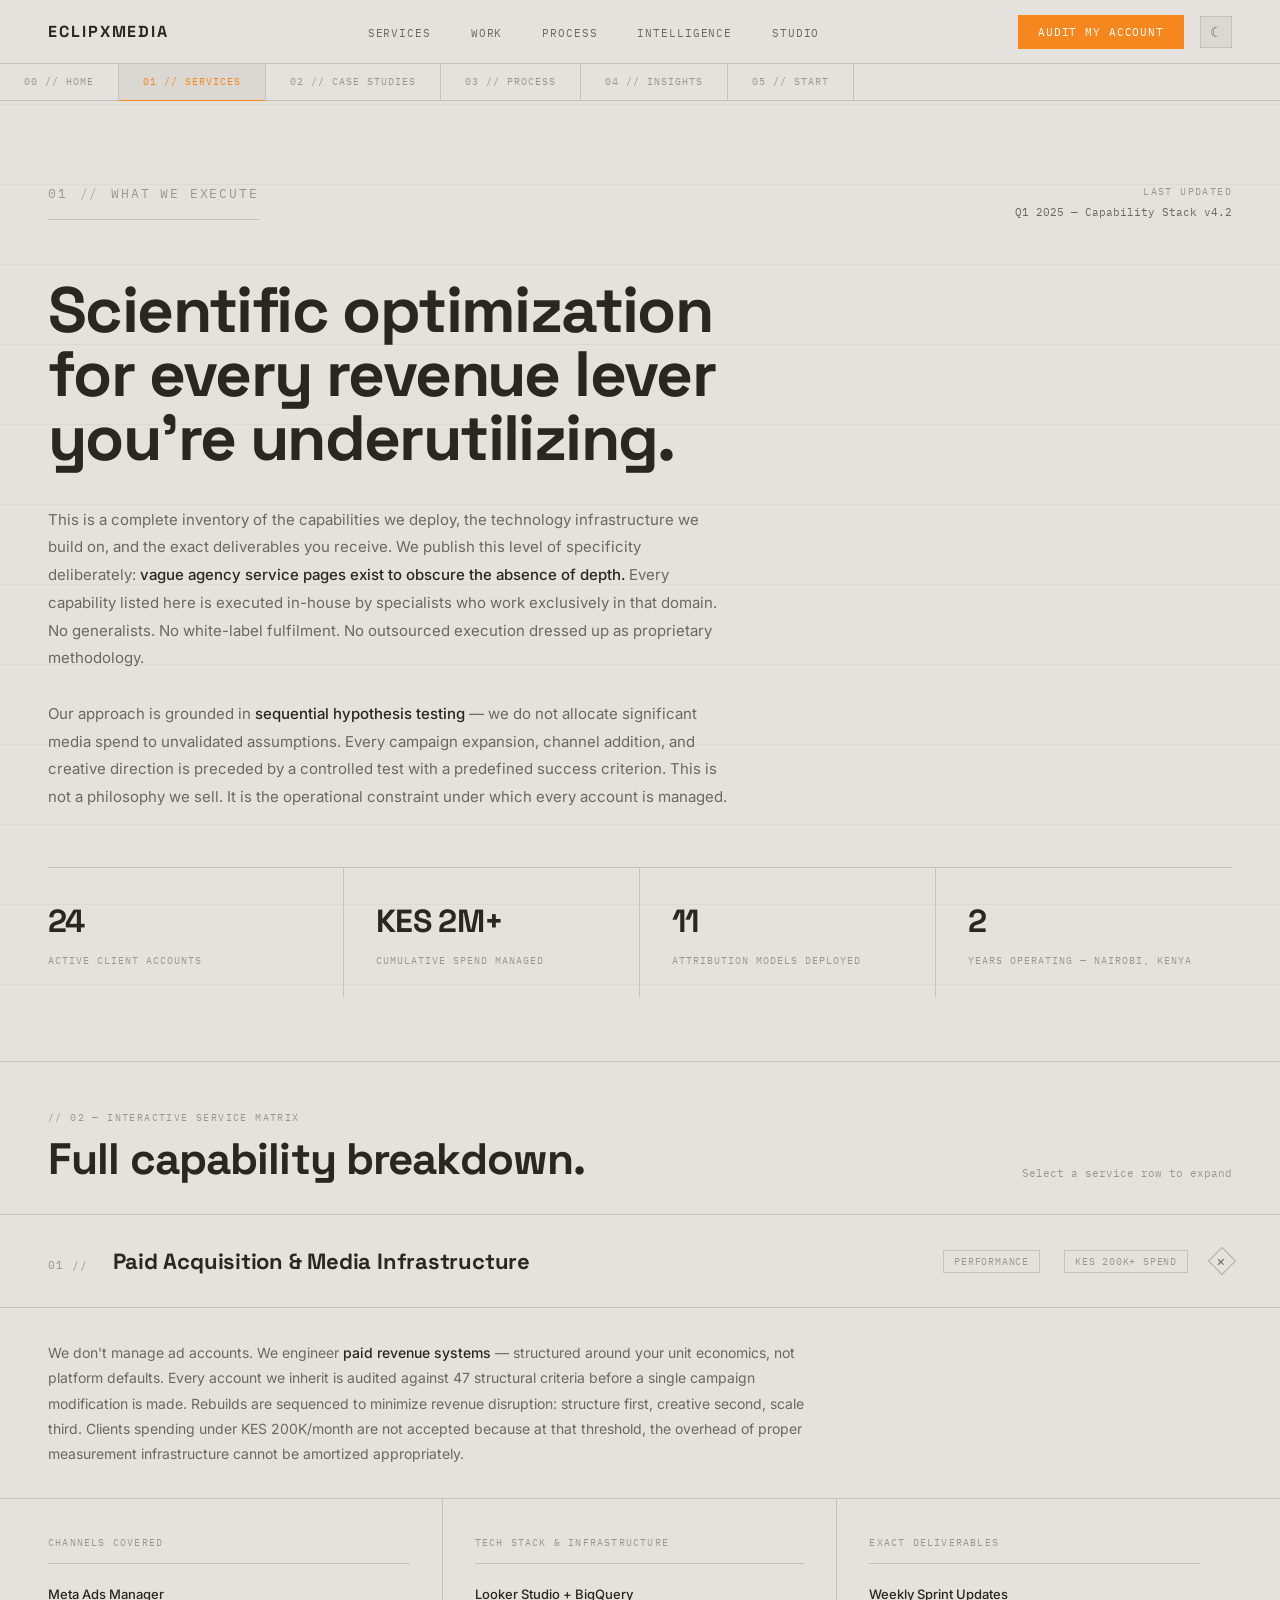
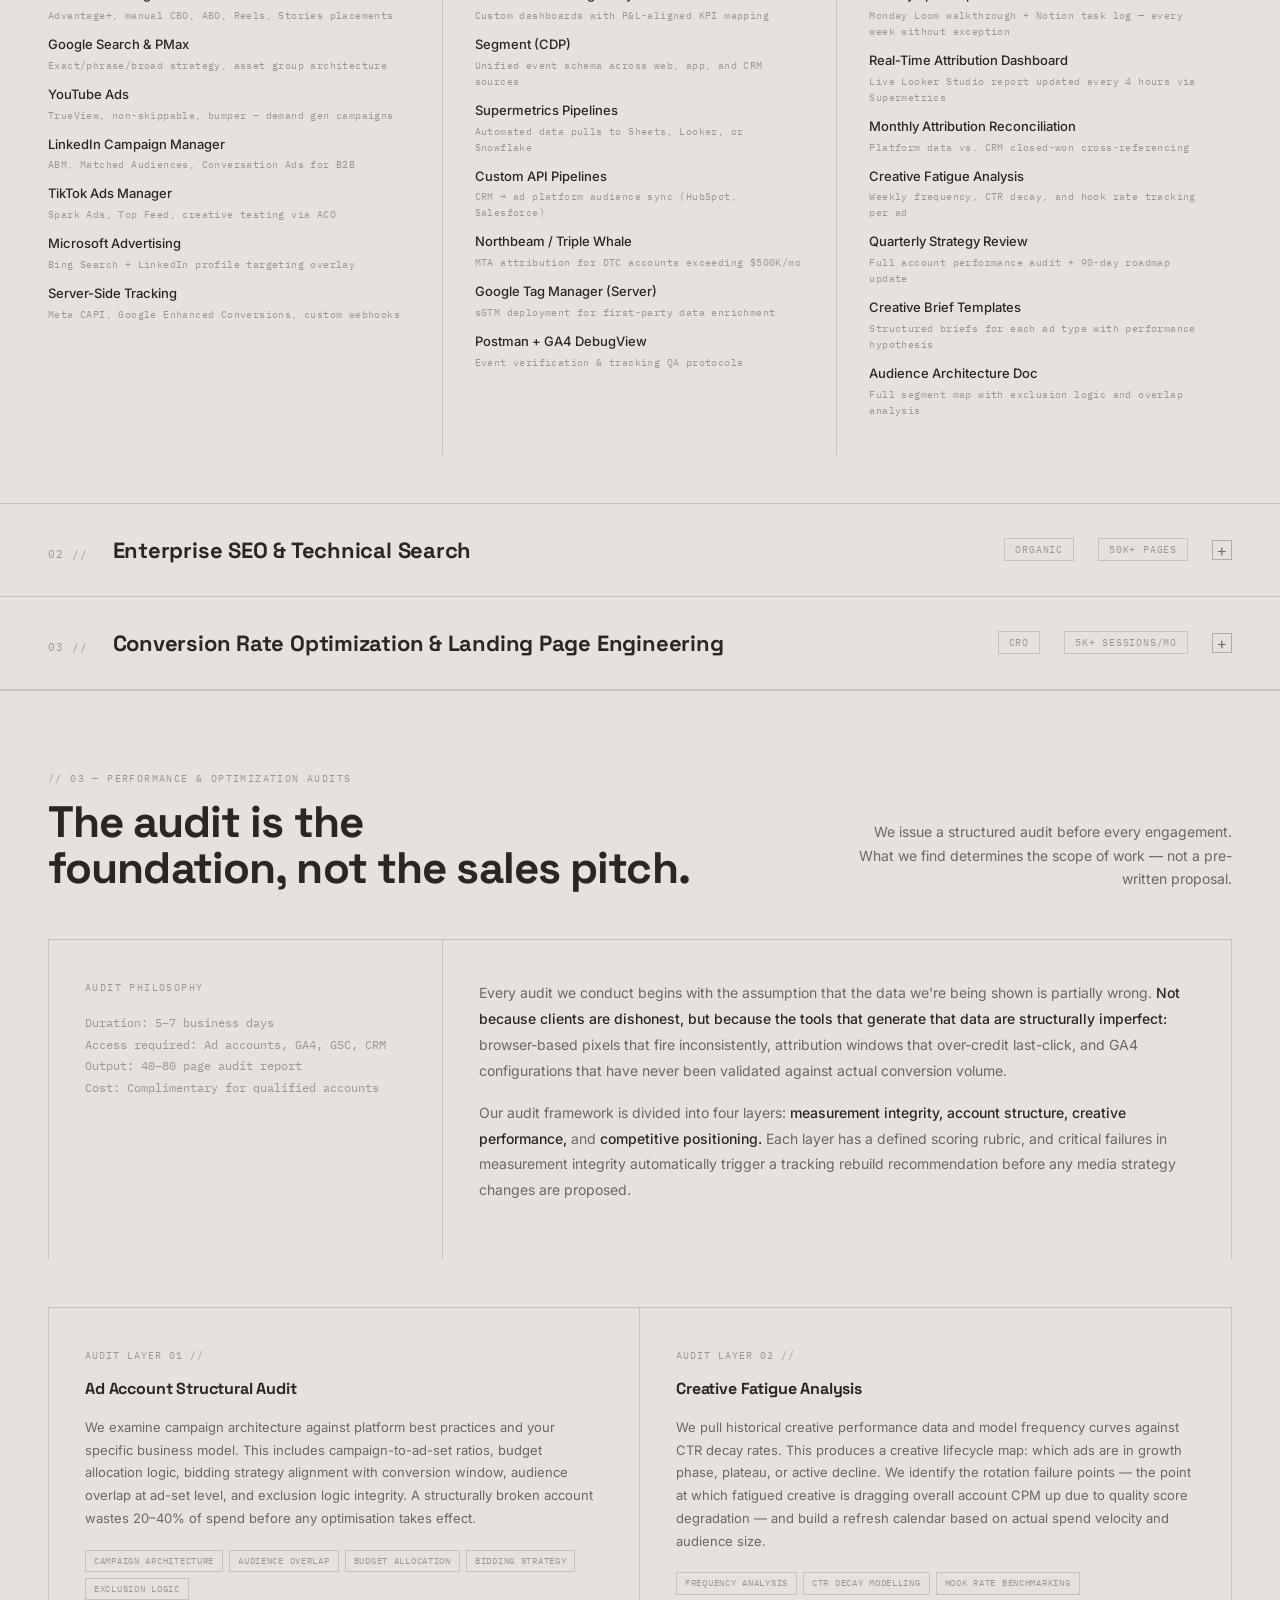
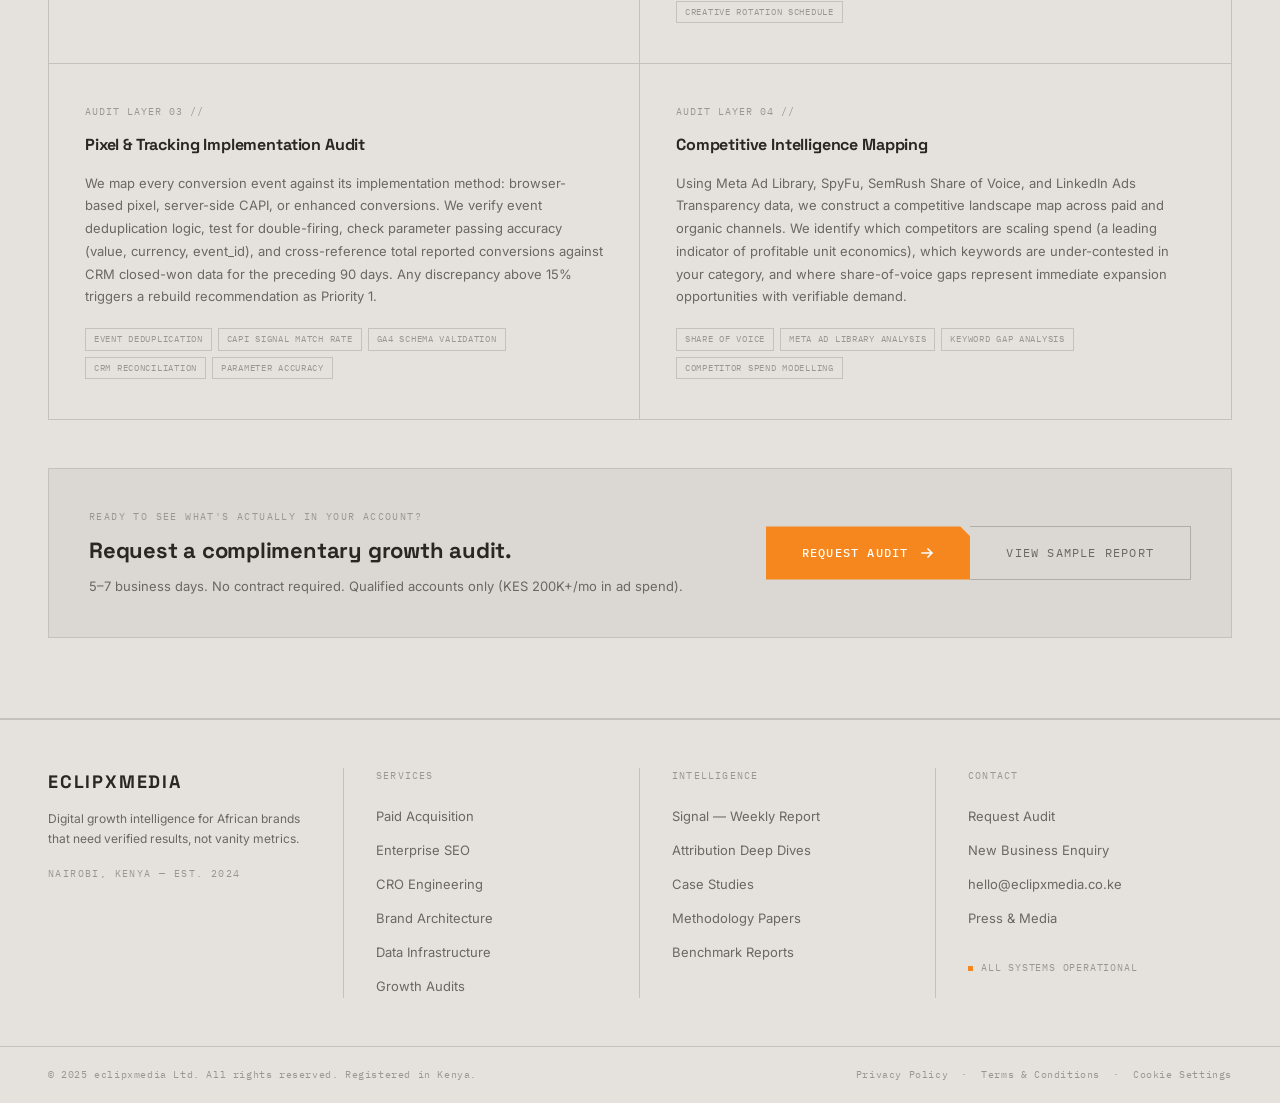
<file: services.html>
<!DOCTYPE html>
<html lang="en">
<head>
<meta charset="UTF-8">
<meta name="viewport" content="width=device-width, initial-scale=1.0">
<title>eclipxmedia — Services & Capabilities</title>
<link rel="preconnect" href="https://fonts.googleapis.com">
<link rel="preconnect" href="https://fonts.gstatic.com" crossorigin>
<link href="https://fonts.googleapis.com/css2?family=Space+Grotesk:wght@300;400;500;600;700&family=IBM+Plex+Mono:wght@300;400;500&family=Inter:wght@300;400;500&display=swap" rel="stylesheet">
<link rel="stylesheet" href="css/styles.css">
<script>
document.addEventListener('DOMContentLoaded', async function() {
  try {
    const hdr = await fetch('partials/header.html');
    document.getElementById('header-placeholder').innerHTML = await hdr.text();
    if (typeof initTheme === 'function') initTheme();
    const ftr = await fetch('partials/footer.html');
    document.getElementById('footer-placeholder').innerHTML = await ftr.text();
    const current = window.location.pathname.split('/').pop() || 'index.html';
    document.querySelectorAll('.page-tab').forEach(function(a) {
      if (a.getAttribute('href') === current) a.classList.add('active');
    });
  } catch(e) {
    console.warn('Could not load header/footer partials.', e);
  }
});
</script>
</head>
<body>

<div id="header-placeholder"></div>

<main>

<!-- ─── S1: CAPABILITIES HERO ────────────────── -->
<section class="svc-hero">
  <div class="svc-hero-inner">

    <div class="svc-hero-top">
      <div>
        <div class="svc-index-token">
          <span>01</span>
          <span style="color:var(--border-bright)">//</span>
          <span>WHAT WE EXECUTE</span>
        </div>
      </div>
      <div style="text-align:right;">
        <div class="label">Last Updated</div>
        <div class="mono" style="font-size:11px;color:var(--text-secondary);margin-top:4px;">Q1 2025 &mdash; Capability Stack v4.2</div>
      </div>
    </div>

    <h1 class="svc-hero-h1">
      Scientific optimization<br>
      for every revenue lever<br>
      you're underutilizing.
    </h1>

    <p class="svc-hero-p">
      This is a complete inventory of the capabilities we deploy, the technology
      infrastructure we build on, and the exact deliverables you receive.
      We publish this level of specificity deliberately: <strong>vague agency service pages
      exist to obscure the absence of depth.</strong> Every capability listed here is executed
      in-house by specialists who work exclusively in that domain. No generalists.
      No white-label fulfilment. No outsourced execution dressed up as proprietary methodology.
      <br><br>
      Our approach is grounded in <strong>sequential hypothesis testing</strong> &mdash; we do not
      allocate significant media spend to unvalidated assumptions. Every campaign expansion,
      channel addition, and creative direction is preceded by a controlled test with a
      predefined success criterion. This is not a philosophy we sell. It is the operational
      constraint under which every account is managed.
    </p>

    <div class="svc-stat-strip">
      <div class="svc-stat-cell">
        <div class="svc-stat-n">24</div>
        <div class="svc-stat-l">Active Client Accounts</div>
      </div>
      <div class="svc-stat-cell" style="padding-left:32px;">
        <div class="svc-stat-n">KES 2M+</div>
        <div class="svc-stat-l">Cumulative Spend Managed</div>
      </div>
      <div class="svc-stat-cell" style="padding-left:32px;">
        <div class="svc-stat-n">11</div>
        <div class="svc-stat-l">Attribution Models Deployed</div>
      </div>
      <div class="svc-stat-cell" style="padding-left:32px;">
        <div class="svc-stat-n">2</div>
        <div class="svc-stat-l">Years Operating — Nairobi, Kenya</div>
      </div>
    </div>

  </div>
</section>

<!-- ─── S2: SERVICE MATRIX ───────────────────── -->
<section class="matrix-section">

  <div class="matrix-header">
    <div>
      <div class="label">// 02 &mdash; Interactive Service Matrix</div>
      <h2 class="section-h2" style="margin-top:10px;">Full capability breakdown.</h2>
    </div>
    <div class="mono" style="font-size:11px;color:var(--text-muted);">Select a service row to expand</div>
  </div>

  <div class="accordion">

    <div class="accordion-row open" id="acc-1">
      <button class="accordion-trigger" onclick="toggleAccordion('acc-1')">
        <div class="acc-trigger-left">
          <span class="acc-idx">01 //</span>
          <span class="acc-title">Paid Acquisition &amp; Media Infrastructure</span>
        </div>
        <div class="acc-trigger-right">
          <span class="acc-tag">Performance</span>
          <span class="acc-tag">KES 200K+ Spend</span>
          <div class="acc-chevron"><span class="acc-chevron-icon">+</span></div>
        </div>
      </button>

      <div class="accordion-body">
        <div class="accordion-desc">
          <p>
            We don't manage ad accounts. We engineer <strong>paid revenue systems</strong>
            &mdash; structured around your unit economics, not platform defaults. Every account
            we inherit is audited against 47 structural criteria before a single campaign
            modification is made. Rebuilds are sequenced to minimize revenue disruption:
            structure first, creative second, scale third.             Clients spending under KES 200K/month
            are not accepted because at that threshold, the overhead of proper measurement
            infrastructure cannot be amortized appropriately.
          </p>
        </div>
        <div class="accordion-content">
          <div class="acc-col">
            <div class="acc-col-title">Channels Covered</div>
            <div class="acc-col-items">
              <div class="acc-col-item">
                <div class="acc-item-name">Meta Ads Manager</div>
                <div class="acc-item-sub">Advantage+, manual CBO, ABO, Reels, Stories placements</div>
              </div>
              <div class="acc-col-item">
                <div class="acc-item-name">Google Search &amp; PMax</div>
                <div class="acc-item-sub">Exact/phrase/broad strategy, asset group architecture</div>
              </div>
              <div class="acc-col-item">
                <div class="acc-item-name">YouTube Ads</div>
                <div class="acc-item-sub">TrueView, non-skippable, bumper &mdash; demand gen campaigns</div>
              </div>
              <div class="acc-col-item">
                <div class="acc-item-name">LinkedIn Campaign Manager</div>
                <div class="acc-item-sub">ABM, Matched Audiences, Conversation Ads for B2B</div>
              </div>
              <div class="acc-col-item">
                <div class="acc-item-name">TikTok Ads Manager</div>
                <div class="acc-item-sub">Spark Ads, Top Feed, creative testing via ACO</div>
              </div>
              <div class="acc-col-item">
                <div class="acc-item-name">Microsoft Advertising</div>
                <div class="acc-item-sub">Bing Search + LinkedIn profile targeting overlay</div>
              </div>
              <div class="acc-col-item">
                <div class="acc-item-name">Server-Side Tracking</div>
                <div class="acc-item-sub">Meta CAPI, Google Enhanced Conversions, custom webhooks</div>
              </div>
            </div>
          </div>

          <div class="acc-col">
            <div class="acc-col-title">Tech Stack &amp; Infrastructure</div>
            <div class="acc-col-items">
              <div class="acc-col-item">
                <div class="acc-item-name">Looker Studio + BigQuery</div>
                <div class="acc-item-sub">Custom dashboards with P&amp;L-aligned KPI mapping</div>
              </div>
              <div class="acc-col-item">
                <div class="acc-item-name">Segment (CDP)</div>
                <div class="acc-item-sub">Unified event schema across web, app, and CRM sources</div>
              </div>
              <div class="acc-col-item">
                <div class="acc-item-name">Supermetrics Pipelines</div>
                <div class="acc-item-sub">Automated data pulls to Sheets, Looker, or Snowflake</div>
              </div>
              <div class="acc-col-item">
                <div class="acc-item-name">Custom API Pipelines</div>
                <div class="acc-item-sub">CRM &rarr; ad platform audience sync (HubSpot, Salesforce)</div>
              </div>
              <div class="acc-col-item">
                <div class="acc-item-name">Northbeam / Triple Whale</div>
                <div class="acc-item-sub">MTA attribution for DTC accounts exceeding $500K/mo</div>
              </div>
              <div class="acc-col-item">
                <div class="acc-item-name">Google Tag Manager (Server)</div>
                <div class="acc-item-sub">sGTM deployment for first-party data enrichment</div>
              </div>
              <div class="acc-col-item">
                <div class="acc-item-name">Postman + GA4 DebugView</div>
                <div class="acc-item-sub">Event verification &amp; tracking QA protocols</div>
              </div>
            </div>
          </div>

          <div class="acc-col">
            <div class="acc-col-title">Exact Deliverables</div>
            <div class="acc-col-items">
              <div class="acc-col-item">
                <div class="acc-item-name">Weekly Sprint Updates</div>
                <div class="acc-item-sub">Monday Loom walkthrough + Notion task log &mdash; every week without exception</div>
              </div>
              <div class="acc-col-item">
                <div class="acc-item-name">Real-Time Attribution Dashboard</div>
                <div class="acc-item-sub">Live Looker Studio report updated every 4 hours via Supermetrics</div>
              </div>
              <div class="acc-col-item">
                <div class="acc-item-name">Monthly Attribution Reconciliation</div>
                <div class="acc-item-sub">Platform data vs. CRM closed-won cross-referencing</div>
              </div>
              <div class="acc-col-item">
                <div class="acc-item-name">Creative Fatigue Analysis</div>
                <div class="acc-item-sub">Weekly frequency, CTR decay, and hook rate tracking per ad</div>
              </div>
              <div class="acc-col-item">
                <div class="acc-item-name">Quarterly Strategy Review</div>
                <div class="acc-item-sub">Full account performance audit + 90-day roadmap update</div>
              </div>
              <div class="acc-col-item">
                <div class="acc-item-name">Creative Brief Templates</div>
                <div class="acc-item-sub">Structured briefs for each ad type with performance hypothesis</div>
              </div>
              <div class="acc-col-item">
                <div class="acc-item-name">Audience Architecture Doc</div>
                <div class="acc-item-sub">Full segment map with exclusion logic and overlap analysis</div>
              </div>
            </div>
          </div>
        </div>
      </div>
    </div>

    <div class="accordion-row" id="acc-2">
      <button class="accordion-trigger" onclick="toggleAccordion('acc-2')">
        <div class="acc-trigger-left">
          <span class="acc-idx">02 //</span>
          <span class="acc-title">Enterprise SEO &amp; Technical Search</span>
        </div>
        <div class="acc-trigger-right">
          <span class="acc-tag">Organic</span>
          <span class="acc-tag">50K+ Pages</span>
          <div class="acc-chevron"><span class="acc-chevron-icon">+</span></div>
        </div>
      </button>

      <div class="accordion-body">
        <div class="accordion-desc">
          <p>
            Enterprise SEO is a <strong>revenue engineering discipline</strong>, not a
            content volume strategy. We operate at the intersection of crawl infrastructure,
            keyword economics, and CMS architecture. Before any content strategy is defined,
            we build a complete financial model of the organic channel: expected traffic
            by intent tier, conversion rate assumptions by landing page type, and required
            link acquisition velocity to achieve ranking targets within your
            competitive landscape. <strong>If the numbers don't support the investment, we say so.</strong>
          </p>
        </div>
        <div class="accordion-content">
          <div class="acc-col">
            <div class="acc-col-title">Channels Covered</div>
            <div class="acc-col-items">
              <div class="acc-col-item">
                <div class="acc-item-name">Google Search (Core Web Vitals)</div>
                <div class="acc-item-sub">LCP, CLS, INP optimization for ranking signal improvement</div>
              </div>
              <div class="acc-col-item">
                <div class="acc-item-name">Bing / Microsoft Bing</div>
                <div class="acc-item-sub">IndexNow protocol, Bing Webmaster Tools configuration</div>
              </div>
              <div class="acc-col-item">
                <div class="acc-item-name">AI Search Optimization</div>
                <div class="acc-item-sub">SGE visibility, Perplexity citation, entity optimization</div>
              </div>
              <div class="acc-col-item">
                <div class="acc-item-name">International SEO</div>
                <div class="acc-item-sub">Hreflang architecture, CCTLD vs subdirectory strategy</div>
              </div>
              <div class="acc-col-item">
                <div class="acc-item-name">Local SEO (Enterprise)</div>
                <div class="acc-item-sub">Multi-location GBP management, local pack optimization</div>
              </div>
            </div>
          </div>

          <div class="acc-col">
            <div class="acc-col-title">Tech Stack &amp; Infrastructure</div>
            <div class="acc-col-items">
              <div class="acc-col-item">
                <div class="acc-item-name">Screaming Frog + Custom Config</div>
                <div class="acc-item-sub">Crawl at 10M+ URLs with custom extraction rules</div>
              </div>
              <div class="acc-col-item">
                <div class="acc-item-name">Ahrefs + SemRush API</div>
                <div class="acc-item-sub">Keyword data piped to BigQuery for cluster modelling</div>
              </div>
              <div class="acc-col-item">
                <div class="acc-item-name">Log File Analysis (Splunk / ELK)</div>
                <div class="acc-item-sub">Googlebot crawl pattern analysis and budget modelling</div>
              </div>
              <div class="acc-col-item">
                <div class="acc-item-name">Google Search Console API</div>
                <div class="acc-item-sub">Automated CTR anomaly detection and query monitoring</div>
              </div>
              <div class="acc-col-item">
                <div class="acc-item-name">Schema Markup Validator</div>
                <div class="acc-item-sub">Automated schema testing pre- and post-deployment</div>
              </div>
              <div class="acc-col-item">
                <div class="acc-item-name">CMS Integration (Contentful, WP)</div>
                <div class="acc-item-sub">Template-level SEO field architecture + bulk publishing</div>
              </div>
            </div>
          </div>

          <div class="acc-col">
            <div class="acc-col-title">Exact Deliverables</div>
            <div class="acc-col-items">
              <div class="acc-col-item">
                <div class="acc-item-name">Full Technical SEO Audit</div>
                <div class="acc-item-sub">147-point audit covering crawl, rendering, Core Web Vitals, schema, internals</div>
              </div>
              <div class="acc-col-item">
                <div class="acc-item-name">Keyword Cluster Economics Model</div>
                <div class="acc-item-sub">Traffic &times; conversion rate &times; value per visitor by cluster, in a Sheets model</div>
              </div>
              <div class="acc-col-item">
                <div class="acc-item-name">Content Architecture Blueprint</div>
                <div class="acc-item-sub">URL taxonomy, internal link map, pillar&ndash;cluster hierarchy</div>
              </div>
              <div class="acc-col-item">
                <div class="acc-item-name">Monthly Ranking Report</div>
                <div class="acc-item-sub">Position tracking across 500+ target keywords with trend overlays</div>
              </div>
              <div class="acc-col-item">
                <div class="acc-item-name">Link Acquisition Report</div>
                <div class="acc-item-sub">Monthly outreach pipeline, DR targets, and live link tracking</div>
              </div>
              <div class="acc-col-item">
                <div class="acc-item-name">Log File Report (Quarterly)</div>
                <div class="acc-item-sub">Googlebot visit frequency, crawl waste analysis, budget recommendations</div>
              </div>
            </div>
          </div>
        </div>
      </div>
    </div>

    <div class="accordion-row" id="acc-3">
      <button class="accordion-trigger" onclick="toggleAccordion('acc-3')">
        <div class="acc-trigger-left">
          <span class="acc-idx">03 //</span>
          <span class="acc-title">Conversion Rate Optimization &amp; Landing Page Engineering</span>
        </div>
        <div class="acc-trigger-right">
          <span class="acc-tag">CRO</span>
          <span class="acc-tag">5K+ Sessions/mo</span>
          <div class="acc-chevron"><span class="acc-chevron-icon">+</span></div>
        </div>
      </button>

      <div class="accordion-body">
        <div class="accordion-desc">
          <p>
            CRO is the highest-leverage capability we offer because it multiplies the value
            of every other channel. A 20% improvement in landing page conversion rate is
            equivalent to a 20% reduction in paid media CPL &mdash; permanently, across all channels.
            <strong>We approach CRO as an engineering discipline:</strong> hypothesis-driven,
            statistically rigorous, with a minimum detectable effect defined before any test
            is launched. We do not run tests to generate insights &mdash; we run tests to make
            binary, high-confidence decisions about revenue-impacting page elements.
          </p>
        </div>
        <div class="accordion-content">
          <div class="acc-col">
            <div class="acc-col-title">Channels Covered</div>
            <div class="acc-col-items">
              <div class="acc-col-item">
                <div class="acc-item-name">Landing Page A/B Testing</div>
                <div class="acc-item-sub">Above-fold, form, social proof, and CTA variants</div>
              </div>
              <div class="acc-col-item">
                <div class="acc-item-name">Checkout Funnel Optimization</div>
                <div class="acc-item-sub">Multi-step form reduction, trust signal placement, friction mapping</div>
              </div>
              <div class="acc-col-item">
                <div class="acc-item-name">Email &amp; SMS Flow Optimization</div>
                <div class="acc-item-sub">Klaviyo / HubSpot flow architecture and subject line testing</div>
              </div>
              <div class="acc-col-item">
                <div class="acc-item-name">Product Page Optimization (eComm)</div>
                <div class="acc-item-sub">Image sequencing, review placement, variant selector UX</div>
              </div>
              <div class="acc-col-item">
                <div class="acc-item-name">Demo / Trial Request Pages (SaaS)</div>
                <div class="acc-item-sub">Form field reduction, qualification logic, social proof hierarchy</div>
              </div>
            </div>
          </div>

          <div class="acc-col">
            <div class="acc-col-title">Tech Stack &amp; Infrastructure</div>
            <div class="acc-col-items">
              <div class="acc-col-item">
                <div class="acc-item-name">VWO / Optimizely</div>
                <div class="acc-item-sub">A/B and multivariate testing with statistical significance controls</div>
              </div>
              <div class="acc-col-item">
                <div class="acc-item-name">Hotjar / Microsoft Clarity</div>
                <div class="acc-item-sub">Heatmaps, session recordings, scroll depth, rage-click analysis</div>
              </div>
              <div class="acc-col-item">
                <div class="acc-item-name">PostHog (Product Analytics)</div>
                <div class="acc-item-sub">Funnel analysis, cohort retention, feature flag A/B testing</div>
              </div>
              <div class="acc-col-item">
                <div class="acc-item-name">Webflow / Next.js Prototyping</div>
                <div class="acc-item-sub">Rapid landing page builds without engineering dependency</div>
              </div>
              <div class="acc-col-item">
                <div class="acc-item-name">Custom Bayesian Test Calculator</div>
                <div class="acc-item-sub">Proprietary significance model accounting for revenue per variant</div>
              </div>
            </div>
          </div>

          <div class="acc-col">
            <div class="acc-col-title">Exact Deliverables</div>
            <div class="acc-col-items">
              <div class="acc-col-item">
                <div class="acc-item-name">CRO Audit Report</div>
                <div class="acc-item-sub">Heatmap analysis + session recording review + hypothesis backlog (Tier 1&ndash;3)</div>
              </div>
              <div class="acc-col-item">
                <div class="acc-item-name">Test Plan &amp; Hypothesis Doc</div>
                <div class="acc-item-sub">Prioritized test backlog with expected lift, sample size, and runtime</div>
              </div>
              <div class="acc-col-item">
                <div class="acc-item-name">Test Results Report</div>
                <div class="acc-item-sub">Per-test outcome doc with statistical significance and revenue impact</div>
              </div>
              <div class="acc-col-item">
                <div class="acc-item-name">Monthly Conversion Report</div>
                <div class="acc-item-sub">CVR by channel, device, traffic source &mdash; trend analysis over 90 days</div>
              </div>
              <div class="acc-col-item">
                <div class="acc-item-name">Winning Variant Handoff</div>
                <div class="acc-item-sub">Design specs + annotated rationale delivered to client dev team</div>
              </div>
            </div>
          </div>
        </div>
      </div>
    </div>

  </div>
</section>

<!-- ─── S3: AUDIT FRAMEWORK ──────────────────── -->
<section class="audit-section">

  <div class="section-header" style="margin-bottom:0;">
    <div>
      <div class="label">// 03 &mdash; Performance &amp; Optimization Audits</div>
      <h2 class="section-h2" style="margin-top:12px;">
        The audit is the<br>foundation, not the sales pitch.
      </h2>
    </div>
    <div class="section-desc">
      We issue a structured audit before every engagement. What we find
      determines the scope of work &mdash; not a pre-written proposal.
    </div>
  </div>

  <div class="audit-intro">
    <div class="audit-intro-left">
      <div class="label" style="margin-bottom:16px;">Audit Philosophy</div>
      <div class="mono" style="font-size:12px;color:var(--text-muted);line-height:1.8;">
        Duration: 5&ndash;7 business days<br>
        Access required: Ad accounts, GA4, GSC, CRM<br>
        Output: 40&ndash;80 page audit report<br>
        Cost: Complimentary for qualified accounts
      </div>
    </div>
    <div class="audit-intro-right">
      <p>
        Every audit we conduct begins with the assumption that the data we're being shown
        is partially wrong. <strong>Not because clients are dishonest, but because
        the tools that generate that data are structurally imperfect:</strong> browser-based
        pixels that fire inconsistently, attribution windows that over-credit last-click,
        and GA4 configurations that have never been validated against actual conversion volume.
      </p>
      <p>
        Our audit framework is divided into four layers: <strong>measurement integrity,
        account structure, creative performance,</strong> and <strong>competitive
        positioning.</strong> Each layer has a defined scoring rubric, and critical
        failures in measurement integrity automatically trigger a tracking rebuild
        recommendation before any media strategy changes are proposed.
      </p>
    </div>
  </div>

  <div class="audit-grid">

    <div class="audit-cell">
      <div class="audit-cell-idx">AUDIT LAYER 01 //</div>
      <h3 class="audit-cell-title">Ad Account Structural Audit</h3>
      <p class="audit-cell-text">
        We examine campaign architecture against platform best practices and your
        specific business model. This includes campaign-to-ad-set ratios, budget
        allocation logic, bidding strategy alignment with conversion window,
        audience overlap at ad-set level, and exclusion logic integrity.
        A structurally broken account wastes 20&ndash;40% of spend before any
        optimisation takes effect.
      </p>
      <div class="audit-tags">
        <span class="audit-tag">Campaign Architecture</span>
        <span class="audit-tag">Audience Overlap</span>
        <span class="audit-tag">Budget Allocation</span>
        <span class="audit-tag">Bidding Strategy</span>
        <span class="audit-tag">Exclusion Logic</span>
      </div>
    </div>

    <div class="audit-cell">
      <div class="audit-cell-idx">AUDIT LAYER 02 //</div>
      <h3 class="audit-cell-title">Creative Fatigue Analysis</h3>
      <p class="audit-cell-text">
        We pull historical creative performance data and model frequency
        curves against CTR decay rates. This produces a creative lifecycle
        map: which ads are in growth phase, plateau, or active decline.
        We identify the rotation failure points &mdash; the point at which
        fatigued creative is dragging overall account CPM up due to
        quality score degradation &mdash; and build a refresh calendar based
        on actual spend velocity and audience size.
      </p>
      <div class="audit-tags">
        <span class="audit-tag">Frequency Analysis</span>
        <span class="audit-tag">CTR Decay Modelling</span>
        <span class="audit-tag">Hook Rate Benchmarking</span>
        <span class="audit-tag">Creative Rotation Schedule</span>
      </div>
    </div>

    <div class="audit-cell">
      <div class="audit-cell-idx">AUDIT LAYER 03 //</div>
      <h3 class="audit-cell-title">Pixel &amp; Tracking Implementation Audit</h3>
      <p class="audit-cell-text">
        We map every conversion event against its implementation method:
        browser-based pixel, server-side CAPI, or enhanced conversions.
        We verify event deduplication logic, test for double-firing,
        check parameter passing accuracy (value, currency, event_id),
        and cross-reference total reported conversions against CRM
        closed-won data for the preceding 90 days. Any discrepancy
        above 15% triggers a rebuild recommendation as Priority 1.
      </p>
      <div class="audit-tags">
        <span class="audit-tag">Event Deduplication</span>
        <span class="audit-tag">CAPI Signal Match Rate</span>
        <span class="audit-tag">GA4 Schema Validation</span>
        <span class="audit-tag">CRM Reconciliation</span>
        <span class="audit-tag">Parameter Accuracy</span>
      </div>
    </div>

    <div class="audit-cell">
      <div class="audit-cell-idx">AUDIT LAYER 04 //</div>
      <h3 class="audit-cell-title">Competitive Intelligence Mapping</h3>
      <p class="audit-cell-text">
        Using Meta Ad Library, SpyFu, SemRush Share of Voice, and
        LinkedIn Ads Transparency data, we construct a competitive
        landscape map across paid and organic channels. We identify
        which competitors are scaling spend (a leading indicator of
        profitable unit economics), which keywords are under-contested
        in your category, and where share-of-voice gaps represent
        immediate expansion opportunities with verifiable demand.
      </p>
      <div class="audit-tags">
        <span class="audit-tag">Share of Voice</span>
        <span class="audit-tag">Meta Ad Library Analysis</span>
        <span class="audit-tag">Keyword Gap Analysis</span>
        <span class="audit-tag">Competitor Spend Modelling</span>
      </div>
    </div>

  </div>

  <div style="margin-top:48px;padding:40px;border:1px solid var(--border);display:flex;justify-content:space-between;align-items:center;background:var(--bg-card);">
    <div>
      <div class="label" style="margin-bottom:8px;">Ready to see what's actually in your account?</div>
      <div style="font-family:var(--display);font-size:22px;font-weight:700;color:var(--text-primary);letter-spacing:-0.01em;">
        Request a complimentary growth audit.
      </div>
      <div style="font-size:13px;color:var(--text-secondary);margin-top:8px;">
        5&ndash;7 business days. No contract required. Qualified accounts only (KES 200K+/mo in ad spend).
      </div>
    </div>
    <div style="display:flex;gap:0;flex-shrink:0;">
      <a href="contact.html" class="cta-primary" style="white-space:nowrap;">
        Request Audit
        <svg width="14" height="14" viewBox="0 0 14 14" fill="none">
          <path d="M2 7H12M8 3L12 7L8 11" stroke="currentColor" stroke-width="1.5" stroke-linecap="square"/>
        </svg>
      </a>
      <a href="proof.html" class="cta-secondary" style="white-space:nowrap;">View Sample Report</a>
    </div>
  </div>

</section>

</main>

<div id="footer-placeholder"></div>

<script src="js/main.js"></script>
</body>
</html>
</file>
<file: css/styles.css>
*, *::before, *::after {
  box-sizing: border-box;
  margin: 0;
  padding: 0;
  border-radius: 0 !important;
}

:root {
  --bg: #E5E2DD;
  --bg-card: #DBD8D3;
  --bg-hover: #D1CEC9;
  --border: #C5C2BD;
  --border-bright: #B0ADA8;
  --text-primary: #2A2622;
  --text-secondary: #6B6763;
  --text-muted: #9A9792;
  --accent: #F6871F;
  --accent-bright: #F8A24A;
  --accent-dim: #C46E18;
  --mono: 'IBM Plex Mono', monospace;
  --display: 'Space Grotesk', sans-serif;
  --body: 'Inter', sans-serif;
  --bg-rgb: 229, 226, 221;
}

[data-theme="dark"] {
  --bg: #090909;
  --bg-card: #111110;
  --bg-hover: #161614;
  --border: #242420;
  --border-bright: #3A3A34;
  --text-primary: #F0EDE6;
  --text-secondary: #9A9590;
  --text-muted: #5A5752;
  --accent: #F6871F;
  --accent-bright: #F8A24A;
  --accent-dim: #C46E18;
  --bg-rgb: 9, 9, 9;
}

html { scroll-behavior: smooth; }

body {
  background: var(--bg);
  color: var(--text-primary);
  font-family: var(--body);
  font-size: 15px;
  line-height: 1.6;
  overflow-x: hidden;
  -webkit-font-smoothing: antialiased;
}

/* ─── SCROLLBAR ─────────────────────────────── */
::-webkit-scrollbar { width: 2px; }
::-webkit-scrollbar-track { background: var(--bg); }
::-webkit-scrollbar-thumb { background: var(--border-bright); }

/* ─── NAV ────────────────────────────────────── */
nav {
  position: fixed;
  top: 0; left: 0; right: 0;
  z-index: 100;
  display: flex;
  align-items: center;
  justify-content: space-between;
  padding: 0 48px;
  height: 64px;
  border-bottom: 1px solid var(--border);
  background: rgba(var(--bg-rgb), 0.92);
  backdrop-filter: blur(12px);
}

.nav-logo {
  font-family: var(--display);
  font-size: 16px;
  font-weight: 700;
  letter-spacing: 0.12em;
  color: var(--text-primary);
  text-decoration: none;
  text-transform: uppercase;
}

.nav-links {
  display: flex;
  gap: 40px;
  list-style: none;
}

.nav-links a {
  font-family: var(--mono);
  font-size: 11px;
  font-weight: 400;
  letter-spacing: 0.08em;
  text-transform: uppercase;
  color: var(--text-secondary);
  text-decoration: none;
  transition: color 0.2s;
}
.nav-links a:hover { color: var(--accent); }

.nav-cta {
  font-family: var(--mono);
  font-size: 11px;
  letter-spacing: 0.08em;
  text-transform: uppercase;
  color: #FFFFFF;
  background: var(--accent);
  border: none;
  padding: 10px 20px;
  cursor: pointer;
  transition: background 0.2s;
}
.nav-cta:hover { background: var(--accent-bright); }

/* ─── THEME TOGGLE ──────────────────────────── */
.theme-toggle {
  width: 32px; height: 32px;
  border: 1px solid var(--border);
  background: var(--bg-card);
  color: var(--text-secondary);
  cursor: pointer;
  display: flex;
  align-items: center;
  justify-content: center;
  font-size: 14px;
  transition: all 0.2s;
  margin-left: 16px;
  flex-shrink: 0;
}
.theme-toggle:hover {
  border-color: var(--border-bright);
  color: var(--text-primary);
}

/* ─── PAGE NAV TABS ──────────────────────────── */
.page-tabs {
  position: fixed;
  top: 64px; left: 0; right: 0;
  z-index: 99;
  display: flex;
  border-bottom: 1px solid var(--border);
  background: var(--bg);
}

.page-tab {
  font-family: var(--mono);
  font-size: 10px;
  letter-spacing: 0.1em;
  text-transform: uppercase;
  color: var(--text-muted);
  padding: 10px 24px;
  cursor: pointer;
  border: none;
  background: none;
  border-right: 1px solid var(--border);
  transition: all 0.2s;
  position: relative;
  text-decoration: none;
  display: inline-block;
}

.page-tab.active {
  color: var(--accent);
  background: var(--bg-card);
}
.page-tab.active::after {
  content: '';
  position: absolute;
  bottom: -1px; left: 0; right: 0;
  height: 1px;
  background: var(--accent);
}
.page-tab:hover:not(.active) { color: var(--accent); }

/* ─── PAGE VIEWS ─────────────────────────────── */

main { padding-top: 104px; }

/* ─── UTILITY ────────────────────────────────── */
.mono { font-family: var(--mono); }
.label {
  font-family: var(--mono);
  font-size: 10px;
  letter-spacing: 0.14em;
  text-transform: uppercase;
  color: var(--text-muted);
}
.section-index {
  font-family: var(--mono);
  font-size: 10px;
  color: var(--text-muted);
  letter-spacing: 0.1em;
}
hr.rule {
  border: none;
  border-top: 1px solid var(--border);
}
hr.rule-bright {
  border: none;
  border-top: 1px solid var(--border-bright);
}

/* ─── HERO ───────────────────────────────────── */
.hero {
  min-height: calc(100vh - 104px);
  display: grid;
  grid-template-rows: auto 1fr auto;
  border-bottom: 1px solid var(--border);
  position: relative;
  overflow: hidden;
}

/* Structural grid lines */
.hero::before {
  content: '';
  position: absolute;
  inset: 0;
  background-image:
    linear-gradient(var(--border) 1px, transparent 1px),
    linear-gradient(90deg, var(--border) 1px, transparent 1px);
  background-size: 80px 80px;
  opacity: 0.3;
  pointer-events: none;
}

.hero-header {
  display: flex;
  justify-content: space-between;
  align-items: flex-start;
  padding: 40px 48px 32px;
  border-bottom: 1px solid var(--border);
  position: relative;
  z-index: 1;
}

.hero-meta-left .label { margin-bottom: 6px; }
.hero-meta-left .coordinates {
  font-family: var(--mono);
  font-size: 11px;
  color: var(--text-muted);
}

.hero-meta-right {
  text-align: right;
}
.live-indicator {
  display: inline-flex;
  align-items: center;
  gap: 8px;
  font-family: var(--mono);
  font-size: 10px;
  letter-spacing: 0.1em;
  text-transform: uppercase;
  color: var(--text-secondary);
}
.live-dot {
  width: 6px; height: 6px;
  background: var(--accent);
  animation: pulse 2s infinite;
}
@keyframes pulse {
  0%, 100% { opacity: 1; }
  50% { opacity: 0.3; }
}

.hero-body {
  display: grid;
  grid-template-columns: 1fr 420px;
  gap: 0;
  position: relative;
  z-index: 1;
}

.hero-copy {
  padding: 64px 48px 64px;
  border-right: 1px solid var(--border);
  display: flex;
  flex-direction: column;
  justify-content: center;
}

.hero-eyebrow {
  font-family: var(--mono);
  font-size: 11px;
  color: var(--text-muted);
  letter-spacing: 0.1em;
  text-transform: uppercase;
  margin-bottom: 28px;
  display: flex;
  align-items: center;
  gap: 16px;
}
.hero-eyebrow::before {
  content: '';
  display: block;
  width: 32px;
  height: 1px;
  background: var(--border-bright);
}

.hero-h1 {
  font-family: var(--display);
  font-size: clamp(48px, 6.5vw, 88px);
  font-weight: 700;
  line-height: 0.95;
  letter-spacing: -0.02em;
  color: var(--text-primary);
  margin-bottom: 36px;
}

.hero-h1 em {
  font-style: normal;
  color: var(--text-secondary);
}

.hero-sub {
  font-size: 15px;
  color: var(--text-secondary);
  line-height: 1.7;
  max-width: 520px;
  margin-bottom: 52px;
}

.hero-sub strong {
  color: var(--text-primary);
  font-weight: 500;
}

.hero-markers {
  display: flex;
  flex-direction: column;
  gap: 10px;
  margin-bottom: 52px;
}

.hero-marker {
  display: flex;
  align-items: baseline;
  gap: 14px;
  font-family: var(--mono);
  font-size: 11px;
  color: var(--text-secondary);
  letter-spacing: 0.06em;
}
.hero-marker-idx {
  color: var(--text-muted);
  min-width: 28px;
}

.hero-ctas {
  display: flex;
  gap: 0;
}

.cta-primary {
  font-family: var(--mono);
  font-size: 12px;
  font-weight: 500;
  letter-spacing: 0.1em;
  text-transform: uppercase;
  color: #FFFFFF;
  background: var(--accent);
  border: none;
  padding: 16px 36px;
  cursor: pointer;
  transition: background 0.15s;
  display: flex;
  align-items: center;
  gap: 12px;
  clip-path: polygon(0 0, calc(100% - 10px) 0, 100% 10px, 100% 100%, 0 100%);
  text-decoration: none;
}
.cta-primary:hover { background: var(--accent-bright); }

.cta-secondary {
  font-family: var(--mono);
  font-size: 12px;
  font-weight: 400;
  letter-spacing: 0.1em;
  text-transform: uppercase;
  color: var(--text-secondary);
  background: none;
  border: 1px solid var(--border-bright);
  border-left: none;
  padding: 16px 36px;
  cursor: pointer;
  transition: all 0.15s;
  text-decoration: none;
}
.cta-secondary:hover {
  color: var(--text-primary);
  border-color: var(--text-muted);
}

/* Hero stats panel */
.hero-stats {
  padding: 40px 36px;
  display: flex;
  flex-direction: column;
  gap: 0;
}

.hero-stat-item {
  padding: 24px 0;
  border-bottom: 1px solid var(--border);
  display: flex;
  flex-direction: column;
  gap: 8px;
}
.hero-stat-item:last-child { border-bottom: none; }

.stat-value {
  font-family: var(--display);
  font-size: 38px;
  font-weight: 700;
  color: var(--text-primary);
  letter-spacing: -0.02em;
  line-height: 1;
}
.stat-label {
  font-family: var(--mono);
  font-size: 10px;
  color: var(--text-muted);
  letter-spacing: 0.1em;
  text-transform: uppercase;
}
.stat-delta {
  font-family: var(--mono);
  font-size: 10px;
  color: var(--accent);
}

/* Hero footer bar */
.hero-footer {
  display: grid;
  grid-template-columns: repeat(4, 1fr);
  border-top: 1px solid var(--border);
  position: relative;
  z-index: 1;
}
.hero-footer-cell {
  padding: 18px 28px;
  border-right: 1px solid var(--border);
  display: flex;
  flex-direction: column;
  gap: 4px;
}
.hero-footer-cell:last-child { border-right: none; }

/* ─── TICKER ─────────────────────────────────── */
.ticker-section {
  border-bottom: 1px solid var(--border);
  overflow: hidden;
  height: 56px;
  display: flex;
  align-items: center;
  background: var(--bg-card);
  position: relative;
}

.ticker-label {
  position: absolute;
  left: 0; top: 0; bottom: 0;
  padding: 0 24px;
  background: var(--bg-card);
  border-right: 1px solid var(--border);
  display: flex;
  align-items: center;
  z-index: 2;
  white-space: nowrap;
  font-family: var(--mono);
  font-size: 10px;
  letter-spacing: 0.1em;
  color: var(--text-muted);
  text-transform: uppercase;
}

.ticker-track {
  display: flex;
  align-items: center;
  gap: 0;
  animation: ticker 30s linear infinite;
  padding-left: 180px;
  white-space: nowrap;
}

@keyframes ticker {
  0% { transform: translateX(0); }
  100% { transform: translateX(-50%); }
}

.ticker-logo {
  display: inline-flex;
  align-items: center;
  padding: 0 48px;
  border-right: 1px solid var(--border);
  height: 56px;
  font-family: var(--display);
  font-size: 13px;
  font-weight: 600;
  letter-spacing: 0.12em;
  text-transform: uppercase;
  color: var(--text-muted);
  filter: grayscale(1);
  transition: color 0.2s;
}

/* ─── SHOWREEL ───────────────────────────────── */
.showreel-section {
  border-bottom: 1px solid var(--border);
  padding: 80px 48px;
}

.section-header {
  display: flex;
  justify-content: space-between;
  align-items: flex-end;
  margin-bottom: 48px;
}

.section-title-block {}
.section-title-block .label { margin-bottom: 12px; }
.section-h2 {
  font-family: var(--display);
  font-size: clamp(28px, 3.5vw, 44px);
  font-weight: 700;
  letter-spacing: -0.02em;
  line-height: 1.05;
  color: var(--text-primary);
}

.section-desc {
  font-size: 14px;
  color: var(--text-secondary);
  max-width: 380px;
  line-height: 1.7;
  text-align: right;
}

.showreel-container {
  width: 100%;
  aspect-ratio: 16/9;
  background: var(--bg-card);
  border: 1px solid var(--border);
  position: relative;
  overflow: hidden;
  transition: transform 0.6s cubic-bezier(0.16, 1, 0.3, 1);
  cursor: pointer;
}

.showreel-container:hover {
  transform: scale(1.008);
}

.showreel-overlay {
  position: absolute;
  inset: 0;
  display: flex;
  flex-direction: column;
  justify-content: space-between;
  padding: 32px;
  background: linear-gradient(
    to bottom,
    rgba(var(--bg-rgb), 0.6) 0%,
    rgba(var(--bg-rgb), 0) 40%,
    rgba(var(--bg-rgb), 0) 60%,
    rgba(var(--bg-rgb), 0.8) 100%
  );
}

.showreel-top {
  display: flex;
  justify-content: space-between;
  align-items: flex-start;
}

.showreel-tag {
  font-family: var(--mono);
  font-size: 10px;
  letter-spacing: 0.1em;
  color: var(--text-secondary);
  text-transform: uppercase;
  background: rgba(var(--bg-rgb), 0.6);
  padding: 6px 12px;
  border: 1px solid var(--border-bright);
}

.showreel-play {
  width: 56px; height: 56px;
  border: 1.5px solid rgba(240,237,230,0.5);
  display: flex;
  align-items: center;
  justify-content: center;
  transition: all 0.2s;
  background: rgba(var(--bg-rgb), 0.4);
}
.showreel-play:hover {
  background: rgba(var(--bg-rgb), 0.1);
  border-color: var(--text-primary);
}

.play-icon {
  width: 0; height: 0;
  border-style: solid;
  border-width: 8px 0 8px 16px;
  border-color: transparent transparent transparent var(--text-primary);
  margin-left: 4px;
}

.showreel-bottom {
  display: flex;
  justify-content: space-between;
  align-items: flex-end;
}

.showreel-metrics {
  display: flex;
  gap: 32px;
}

.showreel-metric {
  display: flex;
  flex-direction: column;
  gap: 4px;
}
.showreel-metric .val {
  font-family: var(--display);
  font-size: 22px;
  font-weight: 700;
  color: var(--text-primary);
}
.showreel-metric .lbl {
  font-family: var(--mono);
  font-size: 9px;
  color: var(--text-secondary);
  text-transform: uppercase;
  letter-spacing: 0.1em;
}

.showreel-visual {
  width: 100%; height: 100%;
  position: absolute;
  inset: 0;
  background:
    repeating-linear-gradient(
      90deg,
      transparent,
      transparent 79px,
      var(--border) 79px,
      var(--border) 80px
    ),
    repeating-linear-gradient(
      0deg,
      transparent,
      transparent 79px,
      var(--border) 79px,
      var(--border) 80px
    ),
    var(--bg-card);
  z-index: -1;
}

/* Mock analytics */
.mock-chart {
  position: absolute;
  bottom: 80px; left: 48px;
  right: 48px;
  height: 120px;
  display: flex;
  align-items: flex-end;
  gap: 6px;
  z-index: 0;
}
.mock-bar {
  flex: 1;
  background: rgba(240,237,230,0.08);
  border-top: 1px solid rgba(240,237,230,0.15);
  animation: barGrow 2s cubic-bezier(0.16, 1, 0.3, 1) forwards;
  transform-origin: bottom;
}
@keyframes barGrow {
  from { transform: scaleY(0.1); opacity: 0; }
  to { transform: scaleY(1); opacity: 1; }
}

/* ─── CAPABILITIES GRID ──────────────────────── */
.capabilities-section {
  border-bottom: 1px solid var(--border);
}

.capabilities-header {
  padding: 64px 48px 48px;
  border-bottom: 1px solid var(--border);
}

.capabilities-grid {
  display: grid;
  grid-template-columns: repeat(3, 1fr);
}

.cap-card {
  padding: 48px 40px;
  border-right: 1px solid var(--border);
  position: relative;
  transition: background 0.25s;
}
.cap-card:last-child { border-right: none; }
.cap-card:hover { background: var(--bg-card); }

.cap-icon {
  width: 40px; height: 40px;
  border: 1.5px solid var(--border-bright);
  display: flex;
  align-items: center;
  justify-content: center;
  margin-bottom: 28px;
}

/* SVG icons */
.icon-line {
  fill: none;
  stroke: var(--text-secondary);
  stroke-width: 1.5;
  stroke-linecap: square;
}

.cap-number {
  font-family: var(--mono);
  font-size: 10px;
  color: var(--text-muted);
  letter-spacing: 0.1em;
  margin-bottom: 16px;
}

.cap-title {
  font-family: var(--display);
  font-size: 20px;
  font-weight: 700;
  color: var(--text-primary);
  letter-spacing: -0.01em;
  margin-bottom: 20px;
}

.cap-desc {
  font-size: 13.5px;
  color: var(--text-secondary);
  line-height: 1.75;
  margin-bottom: 28px;
}

.cap-list {
  list-style: none;
  display: flex;
  flex-direction: column;
  gap: 8px;
}

.cap-list li {
  font-family: var(--mono);
  font-size: 11px;
  color: var(--text-muted);
  letter-spacing: 0.04em;
  display: flex;
  align-items: baseline;
  gap: 10px;
}
.cap-list li::before {
  content: '\2014';
  color: var(--border-bright);
  flex-shrink: 0;
}

.cap-footer {
  margin-top: 36px;
  padding-top: 24px;
  border-top: 1px solid var(--border);
  display: flex;
  justify-content: space-between;
  align-items: center;
}

.cap-link {
  font-family: var(--mono);
  font-size: 10px;
  letter-spacing: 0.1em;
  text-transform: uppercase;
  color: var(--text-secondary);
  text-decoration: none;
  transition: color 0.2s;
  display: flex;
  align-items: center;
  gap: 8px;
}
.cap-link:hover { color: var(--accent); }
.cap-link-arrow { font-size: 14px; }

/* ─── ROI SHOWCASE ───────────────────────────── */
.roi-section {
  border-bottom: 1px solid var(--border);
  padding: 80px 48px;
}

.roi-grid {
  display: grid;
  grid-template-columns: 1fr 1fr;
  gap: 0;
  border: 1px solid var(--border);
}

.roi-card {
  padding: 52px 44px;
  border-right: 1px solid var(--border);
  position: relative;
  overflow: hidden;
  cursor: pointer;
  transition: background 0.3s cubic-bezier(0.16, 1, 0.3, 1);
}
.roi-card:last-child { border-right: none; }
.roi-card:hover { background: var(--bg-hover); }

/* Dashboard mockup */
.roi-dashboard {
  position: absolute;
  inset: 0;
  opacity: 0;
  transition: opacity 0.4s cubic-bezier(0.16, 1, 0.3, 1);
  pointer-events: none;
  padding: 24px;
  background: var(--bg-hover);
  display: flex;
  flex-direction: column;
  justify-content: flex-end;
}
.roi-card:hover .roi-dashboard { opacity: 1; }
.roi-card:hover .roi-front { opacity: 0; }

.roi-front {
  transition: opacity 0.3s;
}

.roi-client-tag {
  font-family: var(--mono);
  font-size: 10px;
  color: var(--text-muted);
  letter-spacing: 0.1em;
  text-transform: uppercase;
  margin-bottom: 32px;
  display: flex;
  align-items: center;
  gap: 12px;
}
.roi-client-tag::before {
  content: '';
  width: 24px;
  height: 1px;
  background: var(--border-bright);
}

.roi-metric-big {
  font-family: var(--display);
  font-size: 72px;
  font-weight: 700;
  letter-spacing: -0.03em;
  color: var(--text-primary);
  line-height: 1;
  margin-bottom: 12px;
}

.roi-metric-sub {
  font-family: var(--display);
  font-size: 24px;
  font-weight: 500;
  color: var(--text-secondary);
  letter-spacing: -0.01em;
  margin-bottom: 32px;
}

.roi-detail-row {
  display: grid;
  grid-template-columns: repeat(3, 1fr);
  gap: 0;
  border-top: 1px solid var(--border);
  margin-top: 24px;
}

.roi-detail-cell {
  padding: 20px 0;
  border-right: 1px solid var(--border);
}
.roi-detail-cell:last-child { border-right: none; }

.roi-detail-val {
  font-family: var(--display);
  font-size: 20px;
  font-weight: 700;
  color: var(--text-primary);
  letter-spacing: -0.01em;
}
.roi-detail-lbl {
  font-family: var(--mono);
  font-size: 9px;
  color: var(--text-muted);
  letter-spacing: 0.1em;
  text-transform: uppercase;
  margin-top: 4px;
}

/* Dashboard mockup visual */
.dash-row {
  display: flex;
  gap: 8px;
  align-items: flex-end;
  height: 60px;
  margin-bottom: 12px;
}
.dash-bar {
  flex: 1;
  background: var(--border-bright);
  opacity: 0.6;
}
.dash-bar.hi { height: 100%; opacity: 0.9; }
.dash-bar.md { height: 70%; }
.dash-bar.lo { height: 40%; }

.dash-line {
  width: 100%;
  height: 1px;
  background: var(--border);
  margin-bottom: 8px;
}

.dash-label-row {
  display: flex;
  justify-content: space-between;
}
.dash-label {
  font-family: var(--mono);
  font-size: 9px;
  color: var(--text-muted);
}

/* ─── PROCESS PHILOSOPHY ─────────────────────── */
.process-section {
  border-bottom: 1px solid var(--border);
  padding: 80px 48px;
}

.process-grid {
  display: grid;
  grid-template-columns: 320px 1fr;
  gap: 80px;
}

.process-nav {
  display: flex;
  flex-direction: column;
  gap: 0;
  position: sticky;
  top: 140px;
  align-self: start;
}

.process-nav-item {
  padding: 16px 0;
  border-bottom: 1px solid var(--border);
  font-family: var(--mono);
  font-size: 11px;
  letter-spacing: 0.08em;
  color: var(--text-muted);
  text-transform: uppercase;
  cursor: pointer;
  display: flex;
  align-items: center;
  gap: 14px;
  transition: color 0.2s;
}
.process-nav-item:first-child { border-top: 1px solid var(--border); }
.process-nav-item:hover { color: var(--text-secondary); }
.process-nav-item.active { color: var(--accent); }
.process-nav-item.active .pnav-idx { color: var(--accent); }
.pnav-idx { color: var(--border-bright); }

.process-content {
  display: flex;
  flex-direction: column;
  gap: 80px;
}

.process-block {
  border-top: 1px solid var(--border);
  padding-top: 48px;
}

.process-block-header {
  display: flex;
  align-items: baseline;
  gap: 20px;
  margin-bottom: 28px;
}

.process-block-idx {
  font-family: var(--mono);
  font-size: 11px;
  color: var(--text-muted);
  flex-shrink: 0;
}

.process-block-title {
  font-family: var(--display);
  font-size: 26px;
  font-weight: 700;
  color: var(--text-primary);
  letter-spacing: -0.01em;
}

.process-text {
  font-size: 14.5px;
  color: var(--text-secondary);
  line-height: 1.8;
  margin-bottom: 24px;
}

.process-text strong {
  color: var(--text-primary);
  font-weight: 500;
}

.process-specs {
  display: grid;
  grid-template-columns: 1fr 1fr;
  gap: 0;
  border: 1px solid var(--border);
  margin-top: 28px;
}

.process-spec {
  padding: 20px 24px;
  border-right: 1px solid var(--border);
  border-bottom: 1px solid var(--border);
}
.process-spec:nth-child(even) { border-right: none; }
.process-spec:nth-last-child(-n+2) { border-bottom: none; }

.spec-key {
  font-family: var(--mono);
  font-size: 10px;
  color: var(--text-muted);
  letter-spacing: 0.1em;
  text-transform: uppercase;
  margin-bottom: 6px;
}
.spec-val {
  font-size: 13px;
  color: var(--text-secondary);
  line-height: 1.5;
}

/* ─────────────────────────────────────────────── */
/* SERVICES PAGE                                   */
/* ─────────────────────────────────────────────── */

/* ─── CAPABILITIES HERO ──────────────────────── */
.svc-hero {
  border-bottom: 1px solid var(--border);
  padding: 80px 48px 64px;
  position: relative;
  overflow: hidden;
}

.svc-hero::before {
  content: '';
  position: absolute;
  inset: 0;
  background-image:
    linear-gradient(var(--border) 1px, transparent 1px);
  background-size: 100% 80px;
  opacity: 0.25;
  pointer-events: none;
}

.svc-hero-inner { position: relative; z-index: 1; }

.svc-hero-top {
  display: flex;
  justify-content: space-between;
  align-items: flex-start;
  margin-bottom: 56px;
}

.svc-index-token {
  font-family: var(--mono);
  font-size: 13px;
  color: var(--text-muted);
  letter-spacing: 0.14em;
  text-transform: uppercase;
  display: flex;
  align-items: center;
  gap: 12px;
  padding-bottom: 14px;
  border-bottom: 1px solid var(--border);
}

.svc-hero-h1 {
  font-family: var(--display);
  font-size: clamp(36px, 5vw, 64px);
  font-weight: 700;
  letter-spacing: -0.025em;
  line-height: 1.0;
  color: var(--text-primary);
  max-width: 700px;
  margin-bottom: 36px;
}

.svc-hero-p {
  font-size: 15px;
  color: var(--text-secondary);
  max-width: 680px;
  line-height: 1.85;
  margin-bottom: 56px;
}

.svc-hero-p strong { color: var(--text-primary); font-weight: 500; }

.svc-stat-strip {
  display: grid;
  grid-template-columns: repeat(4, 1fr);
  border-top: 1px solid var(--border);
}

.svc-stat-cell {
  padding: 28px 0;
  border-right: 1px solid var(--border);
}
.svc-stat-cell:last-child { border-right: none; }

.svc-stat-n {
  font-family: var(--display);
  font-size: 32px;
  font-weight: 700;
  color: var(--text-primary);
  letter-spacing: -0.02em;
}
.svc-stat-l {
  font-family: var(--mono);
  font-size: 10px;
  color: var(--text-muted);
  text-transform: uppercase;
  letter-spacing: 0.1em;
  margin-top: 6px;
}

/* ─── SERVICE MATRIX ─────────────────────────── */
.matrix-section {
  border-bottom: 1px solid var(--border);
}

.matrix-header {
  padding: 48px 48px 32px;
  border-bottom: 1px solid var(--border);
  display: flex;
  justify-content: space-between;
  align-items: flex-end;
}

.accordion {
  border-bottom: none;
}

.accordion-row {
  border-bottom: 1px solid var(--border);
  overflow: hidden;
}

.accordion-trigger {
  width: 100%;
  display: flex;
  align-items: center;
  justify-content: space-between;
  padding: 32px 48px;
  background: none;
  border: none;
  cursor: pointer;
  text-align: left;
  transition: background 0.2s;
}
.accordion-trigger:hover { background: var(--bg-card); }

.acc-trigger-left {
  display: flex;
  align-items: baseline;
  gap: 24px;
}

.acc-idx {
  font-family: var(--mono);
  font-size: 11px;
  color: var(--text-muted);
  letter-spacing: 0.1em;
  min-width: 36px;
}

.acc-title {
  font-family: var(--display);
  font-size: 22px;
  font-weight: 700;
  color: var(--text-primary);
  letter-spacing: -0.01em;
}

.acc-trigger-right {
  display: flex;
  align-items: center;
  gap: 24px;
}

.acc-tag {
  font-family: var(--mono);
  font-size: 10px;
  color: var(--text-muted);
  letter-spacing: 0.08em;
  text-transform: uppercase;
  border: 1px solid var(--border);
  padding: 4px 10px;
}

.acc-chevron {
  width: 20px; height: 20px;
  border: 1.5px solid var(--border-bright);
  display: flex;
  align-items: center;
  justify-content: center;
  flex-shrink: 0;
  transition: transform 0.3s cubic-bezier(0.16, 1, 0.3, 1);
}
.accordion-row.open .acc-chevron { transform: rotate(45deg); }

.acc-chevron-icon {
  font-size: 16px;
  color: var(--text-secondary);
  line-height: 1;
  font-family: var(--mono);
}

/* Accordion content */
.accordion-body {
  max-height: 0;
  overflow: hidden;
  transition: max-height 0.5s cubic-bezier(0.16, 1, 0.3, 1);
}
.accordion-row.open .accordion-body { max-height: 1400px; }

.accordion-content {
  padding: 0 48px 48px;
  display: grid;
  grid-template-columns: 1fr 1fr 1fr;
  gap: 0;
  border-top: 1px solid var(--border);
}

.acc-col {
  padding: 36px 32px;
  border-right: 1px solid var(--border);
}
.acc-col:last-child { border-right: none; }
.acc-col:first-child { padding-left: 0; }

.acc-col-title {
  font-family: var(--mono);
  font-size: 10px;
  letter-spacing: 0.12em;
  text-transform: uppercase;
  color: var(--text-muted);
  margin-bottom: 20px;
  padding-bottom: 12px;
  border-bottom: 1px solid var(--border);
}

.acc-col-items {
  display: flex;
  flex-direction: column;
  gap: 10px;
}

.acc-col-item {
  display: flex;
  flex-direction: column;
  gap: 3px;
}

.acc-item-name {
  font-size: 13px;
  font-weight: 500;
  color: var(--text-primary);
}
.acc-item-sub {
  font-family: var(--mono);
  font-size: 10px;
  color: var(--text-muted);
  letter-spacing: 0.04em;
}

/* Full-width description row */
.accordion-desc {
  padding: 32px 48px;
  border-top: 1px solid var(--border);
}
.accordion-desc p {
  font-size: 14px;
  color: var(--text-secondary);
  line-height: 1.8;
  max-width: 780px;
}
.accordion-desc p strong { color: var(--text-primary); font-weight: 500; }

/* ─── AUDIT FRAMEWORK ────────────────────────── */
.audit-section {
  border-bottom: 1px solid var(--border);
  padding: 80px 48px;
}

.audit-grid {
  display: grid;
  grid-template-columns: 1fr 1fr;
  gap: 0;
  border: 1px solid var(--border);
  margin-top: 48px;
}

.audit-cell {
  padding: 40px 36px;
  border-right: 1px solid var(--border);
  border-bottom: 1px solid var(--border);
}
.audit-cell:nth-child(even) { border-right: none; }
.audit-cell:nth-last-child(-n+2) { border-bottom: none; }

.audit-cell-idx {
  font-family: var(--mono);
  font-size: 10px;
  color: var(--text-muted);
  letter-spacing: 0.1em;
  margin-bottom: 12px;
}

.audit-cell-title {
  font-family: var(--display);
  font-size: 16px;
  font-weight: 700;
  color: var(--text-primary);
  letter-spacing: -0.01em;
  margin-bottom: 14px;
}

.audit-cell-text {
  font-size: 13px;
  color: var(--text-secondary);
  line-height: 1.75;
  margin-bottom: 20px;
}

.audit-tags {
  display: flex;
  flex-wrap: wrap;
  gap: 6px;
}

.audit-tag {
  font-family: var(--mono);
  font-size: 9px;
  letter-spacing: 0.08em;
  text-transform: uppercase;
  color: var(--text-muted);
  border: 1px solid var(--border);
  padding: 3px 8px;
}

/* Full-width audit intro */
.audit-intro {
  display: grid;
  grid-template-columns: 1fr 2fr;
  gap: 0;
  border: 1px solid var(--border);
  border-bottom: none;
  margin-top: 48px;
}

.audit-intro-left {
  padding: 40px 36px;
  border-right: 1px solid var(--border);
}

.audit-intro-right {
  padding: 40px 36px;
}

.audit-intro-right p {
  font-size: 14px;
  color: var(--text-secondary);
  line-height: 1.85;
  margin-bottom: 16px;
}
.audit-intro-right p strong { color: var(--text-primary); font-weight: 500; }

/* ─── FOOTER ─────────────────────────────────── */
footer {
  border-top: 1px solid var(--border);
  padding: 48px;
  display: grid;
  grid-template-columns: 1fr 1fr 1fr 1fr;
  gap: 0;
}

.footer-col { padding: 0 32px; border-right: 1px solid var(--border); }
.footer-col:first-child { padding-left: 0; }
.footer-col:last-child { border-right: none; }

.footer-col-title {
  font-family: var(--mono);
  font-size: 10px;
  color: var(--text-muted);
  letter-spacing: 0.12em;
  text-transform: uppercase;
  margin-bottom: 20px;
}

.footer-links { list-style: none; display: flex; flex-direction: column; gap: 10px; }
.footer-links a {
  font-size: 13px;
  color: var(--text-secondary);
  text-decoration: none;
  transition: color 0.2s;
}
.footer-links a:hover { color: var(--text-primary); }

.footer-bottom {
  padding: 20px 48px;
  border-top: 1px solid var(--border);
  display: flex;
  justify-content: space-between;
  align-items: center;
}

.footer-legal {
  font-family: var(--mono);
  font-size: 10px;
  color: var(--text-muted);
  letter-spacing: 0.06em;
}

/* ─── SCROLL ANIMATIONS ──────────────────────── */
.reveal {
  opacity: 0;
  transform: translateY(24px);
  transition: opacity 0.7s cubic-bezier(0.16, 1, 0.3, 1), transform 0.7s cubic-bezier(0.16, 1, 0.3, 1);
}
.reveal.visible {
  opacity: 1;
  transform: translateY(0);
}

.reveal-delay-1 { transition-delay: 0.1s; }
.reveal-delay-2 { transition-delay: 0.2s; }
.reveal-delay-3 { transition-delay: 0.3s; }

/* Counter animation */
@keyframes countUp {
  from { opacity: 0; transform: translateY(8px); }
  to { opacity: 1; transform: translateY(0); }
}

/* ─── RESPONSIVE BASICS ──────────────────────── */
/* ═══════════════════════════════════════════════
   CASE STUDIES & PROOF PAGE
═══════════════════════════════════════════════ */

.cs-hero {
  padding: 72px 48px 56px;
  border-bottom: 1px solid var(--border);
  display: grid;
  grid-template-columns: 1fr 1fr;
  gap: 80px;
  align-items: end;
}

.cs-hero-h1 {
  font-family: var(--display);
  font-size: clamp(36px, 4.5vw, 58px);
  font-weight: 700;
  letter-spacing: -0.025em;
  line-height: 1.0;
  color: var(--text-primary);
  margin-top: 16px;
}

.cs-hero-right {
  display: flex;
  flex-direction: column;
  justify-content: flex-end;
  gap: 32px;
}

.cs-hero-right p {
  font-size: 14px;
  color: var(--text-secondary);
  line-height: 1.8;
}

/* Filter bar */
.cs-filter-bar {
  display: flex;
  align-items: center;
  gap: 0;
  border-bottom: 1px solid var(--border);
  border-top: 1px solid var(--border);
  background: var(--bg-card);
  overflow-x: auto;
}

.cs-filter-label {
  font-family: var(--mono);
  font-size: 10px;
  letter-spacing: 0.1em;
  text-transform: uppercase;
  color: var(--text-muted);
  padding: 0 24px;
  border-right: 1px solid var(--border);
  height: 48px;
  display: flex;
  align-items: center;
  white-space: nowrap;
  flex-shrink: 0;
}

.cs-filter-btn {
  font-family: var(--mono);
  font-size: 10px;
  letter-spacing: 0.1em;
  text-transform: uppercase;
  color: var(--text-muted);
  background: none;
  border: none;
  border-right: 1px solid var(--border);
  padding: 0 20px;
  height: 48px;
  cursor: pointer;
  transition: all 0.15s;
  white-space: nowrap;
  position: relative;
}
.cs-filter-btn:hover { color: var(--text-secondary); background: var(--bg-hover); }
.cs-filter-btn.active {
  color: var(--accent);
  background: var(--bg-hover);
}
.cs-filter-btn.active::after {
  content: '';
  position: absolute;
  bottom: 0; left: 0; right: 0;
  height: 1px;
  background: var(--accent);
}

/* Case study cards */
.cs-grid {
  display: flex;
  flex-direction: column;
}

.cs-card {
  border-bottom: 1px solid var(--border);
  transition: background 0.25s;
}
.cs-card:hover { background: var(--bg-card); }
.cs-card.hidden { display: none; }

.cs-card-header {
  display: grid;
  grid-template-columns: 80px 1fr auto;
  align-items: start;
  padding: 40px 48px 0;
  gap: 32px;
}

.cs-card-idx {
  font-family: var(--mono);
  font-size: 11px;
  color: var(--text-muted);
  letter-spacing: 0.1em;
  padding-top: 6px;
}

.cs-card-meta {}

.cs-card-tags {
  display: flex;
  gap: 8px;
  margin-bottom: 14px;
  flex-wrap: wrap;
}

.cs-tag {
  font-family: var(--mono);
  font-size: 9px;
  letter-spacing: 0.1em;
  text-transform: uppercase;
  color: var(--text-muted);
  border: 1px solid var(--border);
  padding: 3px 10px;
}
.cs-tag.primary {
  color: var(--text-secondary);
  border-color: var(--border-bright);
}

.cs-card-title {
  font-family: var(--display);
  font-size: 24px;
  font-weight: 700;
  color: var(--text-primary);
  letter-spacing: -0.01em;
  line-height: 1.15;
  margin-bottom: 10px;
}

.cs-card-subtitle {
  font-size: 13px;
  color: var(--text-secondary);
  line-height: 1.6;
}

.cs-card-status {
  text-align: right;
  flex-shrink: 0;
}

/* Metrics row */
.cs-metrics-row {
  display: flex;
  gap: 0;
  padding: 28px 48px 28px 160px;
  border-top: 1px solid var(--border);
  border-bottom: 1px solid var(--border);
  margin-top: 28px;
}

.cs-metric {
  padding-right: 40px;
  margin-right: 40px;
  border-right: 1px solid var(--border);
}
.cs-metric:last-child { border-right: none; padding-right: 0; margin-right: 0; }

.cs-metric-val {
  font-family: var(--display);
  font-size: 30px;
  font-weight: 700;
  color: var(--text-primary);
  letter-spacing: -0.02em;
  line-height: 1;
}
.cs-metric-lbl {
  font-family: var(--mono);
  font-size: 9px;
  color: var(--text-muted);
  letter-spacing: 0.1em;
  text-transform: uppercase;
  margin-top: 5px;
}

/* Deep dive content */
.cs-body {
  display: grid;
  grid-template-columns: 80px 1fr 380px;
  gap: 0;
  padding: 0 48px 0 0;
}

.cs-body-spacer { border-right: 1px solid var(--border); }

.cs-body-text {
  padding: 36px 40px 36px 32px;
  display: flex;
  flex-direction: column;
  gap: 28px;
  border-right: 1px solid var(--border);
}

.cs-block-title {
  font-family: var(--mono);
  font-size: 10px;
  color: var(--text-muted);
  letter-spacing: 0.12em;
  text-transform: uppercase;
  margin-bottom: 10px;
}

.cs-block-content {
  font-size: 13.5px;
  color: var(--text-secondary);
  line-height: 1.8;
}
.cs-block-content strong { color: var(--text-primary); font-weight: 500; }

.cs-tech-list {
  display: flex;
  flex-wrap: wrap;
  gap: 6px;
  margin-top: 10px;
}

.cs-tech-tag {
  font-family: var(--mono);
  font-size: 9px;
  letter-spacing: 0.08em;
  color: var(--text-muted);
  border: 1px solid var(--border);
  padding: 3px 9px;
}

/* Dashboard mockup panel */
.cs-dash-panel {
  padding: 28px 0 28px 28px;
  display: flex;
  flex-direction: column;
  gap: 12px;
}

.cs-dash-mock {
  background: var(--bg-card);
  border: 1px solid var(--border);
  padding: 16px;
  position: relative;
  overflow: hidden;
}

.cs-dash-mock-label {
  font-family: var(--mono);
  font-size: 8px;
  color: var(--text-muted);
  letter-spacing: 0.1em;
  text-transform: uppercase;
  margin-bottom: 12px;
}

.cs-spark {
  display: flex;
  align-items: flex-end;
  gap: 3px;
  height: 48px;
}

.cs-spark-bar {
  flex: 1;
  background: var(--border-bright);
  opacity: 0.5;
  transition: opacity 0.2s;
}
.cs-dash-mock:hover .cs-spark-bar { opacity: 0.8; }

.cs-dash-kpi-row {
  display: flex;
  gap: 0;
  border-top: 1px solid var(--border);
  margin-top: 10px;
  padding-top: 10px;
}

.cs-dash-kpi {
  flex: 1;
  border-right: 1px solid var(--border);
  padding-right: 10px;
  margin-right: 10px;
}
.cs-dash-kpi:last-child { border-right: none; margin-right: 0; padding-right: 0; }

.cs-dash-kpi-val {
  font-family: var(--display);
  font-size: 16px;
  font-weight: 700;
  color: var(--text-primary);
}
.cs-dash-kpi-lbl {
  font-family: var(--mono);
  font-size: 8px;
  color: var(--text-muted);
  text-transform: uppercase;
  letter-spacing: 0.08em;
}

/* Screenshot placeholder */
.cs-screenshot {
  background: var(--bg-card);
  border: 1px solid var(--border);
  aspect-ratio: 16/10;
  position: relative;
  overflow: hidden;
  display: flex;
  align-items: center;
  justify-content: center;
}

.cs-screenshot-label {
  font-family: var(--mono);
  font-size: 9px;
  color: var(--text-muted);
  letter-spacing: 0.1em;
  text-transform: uppercase;
  text-align: center;
  z-index: 1;
}

.cs-screenshot::before {
  content: '';
  position: absolute;
  inset: 0;
  background:
    repeating-linear-gradient(90deg, transparent, transparent 39px, var(--border) 39px, var(--border) 40px),
    repeating-linear-gradient(0deg, transparent, transparent 39px, var(--border) 39px, var(--border) 40px);
  opacity: 0.4;
}

/* ─── Verified Live Data ─────────────────────── */
.vld-section {
  border-bottom: 1px solid var(--border);
  background: var(--bg-card);
}

.vld-header {
  padding: 48px 48px 36px;
  border-bottom: 1px solid var(--border);
  display: flex;
  justify-content: space-between;
  align-items: flex-end;
}

.vld-strip {
  display: grid;
  grid-template-columns: repeat(5, 1fr);
  border-bottom: 1px solid var(--border);
}

.vld-cell {
  padding: 32px 28px;
  border-right: 1px solid var(--border);
  display: flex;
  flex-direction: column;
  gap: 6px;
}
.vld-cell:last-child { border-right: none; }

.vld-val {
  font-family: var(--display);
  font-size: 36px;
  font-weight: 700;
  color: var(--text-primary);
  letter-spacing: -0.025em;
  line-height: 1;
}
.vld-lbl {
  font-family: var(--mono);
  font-size: 9px;
  color: var(--text-muted);
  text-transform: uppercase;
  letter-spacing: 0.1em;
}
.vld-delta {
  font-family: var(--mono);
  font-size: 9px;
  color: var(--text-secondary);
  margin-top: 2px;
}

/* Portfolio index chart */
.vld-chart-area {
  padding: 32px 48px;
  border-bottom: 1px solid var(--border);
}

.vld-chart-header {
  display: flex;
  justify-content: space-between;
  align-items: center;
  margin-bottom: 20px;
}

.vld-chart-title {
  font-family: var(--mono);
  font-size: 10px;
  color: var(--text-muted);
  letter-spacing: 0.1em;
  text-transform: uppercase;
}

.vld-chart-canvas {
  width: 100%;
  height: 120px;
  position: relative;
  overflow: hidden;
}

.vld-chart-line {
  position: absolute;
  bottom: 0; left: 0; right: 0;
  height: 100%;
}

.vld-chart-bars {
  display: flex;
  align-items: flex-end;
  gap: 3px;
  height: 100%;
}

.vld-chart-bar {
  flex: 1;
  background: var(--border-bright);
  opacity: 0.35;
  transition: opacity 0.2s;
}
.vld-chart-bar:hover { opacity: 0.7; }
.vld-chart-bar.highlight { opacity: 0.75; background: var(--accent); }

.vld-footnote {
  padding: 20px 48px;
  display: flex;
  justify-content: space-between;
  align-items: center;
}

/* ─── Testimonials ───────────────────────────── */
.testi-section {
  border-bottom: 1px solid var(--border);
  padding: 80px 48px;
}

.testi-grid {
  display: grid;
  grid-template-columns: 1fr;
  gap: 0;
  margin-top: 48px;
}

.testi-row {
  display: grid;
  gap: 0;
  border-top: 1px solid var(--border);
}

.testi-row:nth-child(odd) { grid-template-columns: 2fr 1fr; }
.testi-row:nth-child(even) { grid-template-columns: 1fr 2fr; }
.testi-row:last-child { border-bottom: 1px solid var(--border); }

.testi-quote-cell {
  padding: 52px 48px;
  border-right: 1px solid var(--border);
}

.testi-row:nth-child(even) .testi-quote-cell {
  border-right: none;
  border-left: 1px solid var(--border);
  order: 2;
}
.testi-row:nth-child(even) .testi-meta-cell { order: 1; }

.testi-mark {
  font-family: var(--display);
  font-size: 48px;
  font-weight: 700;
  color: var(--border-bright);
  line-height: 1;
  margin-bottom: 20px;
}

.testi-text {
  font-size: 15px;
  color: var(--text-secondary);
  line-height: 1.85;
  margin-bottom: 28px;
  font-style: italic;
}
.testi-text strong { color: var(--text-primary); font-style: normal; font-weight: 500; }

.testi-attribution {
  display: flex;
  flex-direction: column;
  gap: 4px;
}

.testi-name {
  font-family: var(--display);
  font-size: 15px;
  font-weight: 700;
  color: var(--text-primary);
}

.testi-role {
  font-family: var(--mono);
  font-size: 10px;
  color: var(--text-muted);
  letter-spacing: 0.08em;
  text-transform: uppercase;
}

.testi-verify {
  margin-top: 8px;
  display: inline-flex;
  align-items: center;
  gap: 8px;
  font-family: var(--mono);
  font-size: 9px;
  color: var(--text-muted);
  letter-spacing: 0.08em;
  text-decoration: none;
  border: 1px solid var(--border);
  padding: 4px 10px;
  transition: all 0.15s;
}
.testi-verify:hover { color: var(--text-secondary); border-color: var(--border-bright); }

.testi-meta-cell {
  padding: 52px 36px;
  display: flex;
  flex-direction: column;
  justify-content: space-between;
}

.testi-company-block {
  display: flex;
  flex-direction: column;
  gap: 8px;
}

.testi-company-name {
  font-family: var(--display);
  font-size: 18px;
  font-weight: 700;
  color: var(--text-primary);
  letter-spacing: 0.04em;
  text-transform: uppercase;
}

.testi-company-desc {
  font-size: 12px;
  color: var(--text-muted);
  line-height: 1.6;
}

.testi-result-box {
  background: var(--bg-hover);
  border: 1px solid var(--border);
  padding: 20px;
  margin-top: 24px;
}

.testi-result-val {
  font-family: var(--display);
  font-size: 28px;
  font-weight: 700;
  color: var(--text-primary);
  letter-spacing: -0.02em;
}

.testi-result-lbl {
  font-family: var(--mono);
  font-size: 9px;
  color: var(--text-muted);
  text-transform: uppercase;
  letter-spacing: 0.1em;
  margin-top: 4px;
}

/* ═══════════════════════════════════════════════
   PROCESS PAGE
═══════════════════════════════════════════════ */

.proc-hero {
  padding: 72px 48px 56px;
  border-bottom: 1px solid var(--border);
  display: grid;
  grid-template-columns: 1fr 1fr;
  gap: 80px;
  align-items: end;
  position: relative;
  overflow: hidden;
}

.proc-hero::before {
  content: '';
  position: absolute;
  inset: 0;
  background-image: repeating-linear-gradient(90deg, transparent, transparent 79px, var(--border) 79px, var(--border) 80px);
  opacity: 0.2;
  pointer-events: none;
}

.proc-hero-inner { position: relative; z-index: 1; }

.proc-hero-h1 {
  font-family: var(--display);
  font-size: clamp(34px, 4vw, 54px);
  font-weight: 700;
  letter-spacing: -0.025em;
  line-height: 1.0;
  color: var(--text-primary);
  margin-top: 16px;
}

/* Timeline */
.timeline-section {
  border-bottom: 1px solid var(--border);
}

.timeline-header {
  padding: 48px 48px 36px;
  border-bottom: 1px solid var(--border);
}

.timeline-track {
  display: flex;
  gap: 0;
  border-bottom: 1px solid var(--border);
  padding: 24px 48px;
  background: var(--bg-card);
  overflow-x: auto;
}

.timeline-node {
  display: flex;
  align-items: center;
  gap: 0;
  flex-shrink: 0;
}

.tn-phase {
  display: flex;
  flex-direction: column;
  align-items: center;
  gap: 6px;
}

.tn-dot {
  width: 12px; height: 12px;
  border: 1.5px solid var(--border-bright);
  background: var(--bg);
  position: relative;
}
.tn-dot.active { background: var(--accent); border-color: var(--accent); }

.tn-label {
  font-family: var(--mono);
  font-size: 9px;
  color: var(--text-muted);
  letter-spacing: 0.08em;
  text-transform: uppercase;
  white-space: nowrap;
}

.tn-connector {
  width: 120px;
  height: 1px;
  background: var(--border-bright);
  flex-shrink: 0;
  margin: 0 0 18px;
}

/* Phase blocks */
.phase-block {
  border-bottom: 1px solid var(--border);
  display: grid;
  grid-template-columns: 280px 1fr;
  gap: 0;
}

.phase-sidebar {
  padding: 48px 36px;
  border-right: 1px solid var(--border);
  position: sticky;
  top: 104px;
  align-self: start;
  background: var(--bg-card);
}

.phase-num {
  font-family: var(--mono);
  font-size: 11px;
  color: var(--text-muted);
  letter-spacing: 0.1em;
  margin-bottom: 12px;
}

.phase-title {
  font-family: var(--display);
  font-size: 20px;
  font-weight: 700;
  color: var(--text-primary);
  letter-spacing: -0.01em;
  line-height: 1.2;
  margin-bottom: 16px;
}

.phase-duration {
  font-family: var(--mono);
  font-size: 10px;
  color: var(--text-muted);
  letter-spacing: 0.08em;
  border: 1px solid var(--border);
  padding: 5px 10px;
  display: inline-block;
  margin-bottom: 20px;
}

.phase-status {
  display: flex;
  align-items: center;
  gap: 8px;
  font-family: var(--mono);
  font-size: 9px;
  color: var(--text-muted);
  letter-spacing: 0.08em;
  text-transform: uppercase;
}

.phase-content {
  padding: 48px;
  display: flex;
  flex-direction: column;
  gap: 36px;
}

.phase-section-title {
  font-family: var(--mono);
  font-size: 10px;
  color: var(--text-muted);
  letter-spacing: 0.12em;
  text-transform: uppercase;
  margin-bottom: 12px;
  padding-bottom: 10px;
  border-bottom: 1px solid var(--border);
}

.phase-text {
  font-size: 14px;
  color: var(--text-secondary);
  line-height: 1.85;
}
.phase-text strong { color: var(--text-primary); font-weight: 500; }

.phase-checklist {
  display: flex;
  flex-direction: column;
  gap: 10px;
}

.phase-check {
  display: flex;
  align-items: baseline;
  gap: 14px;
  font-size: 13px;
  color: var(--text-secondary);
  line-height: 1.6;
  padding-bottom: 10px;
  border-bottom: 1px solid var(--border);
}
.phase-check:last-child { border-bottom: none; }

.check-idx {
  font-family: var(--mono);
  font-size: 9px;
  color: var(--text-muted);
  min-width: 24px;
  flex-shrink: 0;
}

.phase-spec-grid {
  display: grid;
  grid-template-columns: 1fr 1fr;
  gap: 0;
  border: 1px solid var(--border);
}

.phase-spec-cell {
  padding: 16px 20px;
  border-right: 1px solid var(--border);
  border-bottom: 1px solid var(--border);
}
.phase-spec-cell:nth-child(even) { border-right: none; }
.phase-spec-cell:nth-last-child(-n+2) { border-bottom: none; }

.psc-key {
  font-family: var(--mono);
  font-size: 9px;
  color: var(--text-muted);
  text-transform: uppercase;
  letter-spacing: 0.1em;
  margin-bottom: 5px;
}
.psc-val {
  font-size: 12.5px;
  color: var(--text-secondary);
  line-height: 1.5;
}
.psc-val strong { color: var(--text-primary); font-weight: 500; }

/* ─── Comms Stack ────────────────────────────── */
.comms-section {
  border-bottom: 1px solid var(--border);
  padding: 80px 48px;
}

.comms-grid {
  display: grid;
  grid-template-columns: repeat(3, 1fr);
  gap: 0;
  border: 1px solid var(--border);
  margin-top: 48px;
}

.comms-card {
  padding: 36px 32px;
  border-right: 1px solid var(--border);
  transition: background 0.2s;
}
.comms-card:last-child { border-right: none; }
.comms-card:hover { background: var(--bg-card); }

.comms-freq {
  font-family: var(--mono);
  font-size: 9px;
  color: var(--text-muted);
  letter-spacing: 0.12em;
  text-transform: uppercase;
  margin-bottom: 12px;
  padding-bottom: 10px;
  border-bottom: 1px solid var(--border);
}

.comms-title {
  font-family: var(--display);
  font-size: 17px;
  font-weight: 700;
  color: var(--text-primary);
  letter-spacing: -0.01em;
  margin-bottom: 14px;
}

.comms-text {
  font-size: 13px;
  color: var(--text-secondary);
  line-height: 1.8;
}
.comms-text strong { color: var(--text-primary); font-weight: 500; }

.comms-detail-list {
  display: flex;
  flex-direction: column;
  gap: 8px;
  margin-top: 16px;
}

.comms-detail {
  font-family: var(--mono);
  font-size: 10px;
  color: var(--text-muted);
  display: flex;
  align-items: baseline;
  gap: 10px;
  letter-spacing: 0.04em;
}
.comms-detail::before { content: '//'; color: var(--border-bright); }

/* Comms principles */
.comms-principles {
  display: grid;
  grid-template-columns: 1fr 1fr;
  gap: 0;
  border: 1px solid var(--border);
  border-top: none;
}

.comms-principle {
  padding: 24px 32px;
  border-right: 1px solid var(--border);
  border-bottom: 1px solid var(--border);
  display: flex;
  align-items: baseline;
  gap: 16px;
}
.comms-principle:nth-child(even) { border-right: none; }
.comms-principle:nth-last-child(-n+2) { border-bottom: none; }

.cp-idx { font-family: var(--mono); font-size: 10px; color: var(--text-muted); min-width: 24px; }
.cp-text { font-size: 13px; color: var(--text-secondary); line-height: 1.6; }
.cp-text strong { color: var(--text-primary); font-weight: 500; }

/* ═══════════════════════════════════════════════
   INSIGHTS PAGE
═══════════════════════════════════════════════ */

.ins-hero-card {
  border-bottom: 1px solid var(--border);
  display: grid;
  grid-template-columns: 1fr 400px;
  min-height: 400px;
  position: relative;
  overflow: hidden;
  transition: background 0.3s;
}
.ins-hero-card:hover { background: var(--bg-card); }

.ins-hero-card::before {
  content: '';
  position: absolute;
  inset: 0;
  background-image: repeating-linear-gradient(0deg, transparent, transparent 79px, var(--border) 79px, var(--border) 80px);
  opacity: 0.15;
  pointer-events: none;
}

.ins-hero-left {
  padding: 56px 48px;
  position: relative;
  z-index: 1;
  display: flex;
  flex-direction: column;
  justify-content: space-between;
  border-right: 1px solid var(--border);
}

.ins-hero-top { display: flex; flex-direction: column; gap: 0; }

.ins-category-tag {
  font-family: var(--mono);
  font-size: 10px;
  letter-spacing: 0.12em;
  text-transform: uppercase;
  color: var(--text-muted);
  border: 1px solid var(--border);
  padding: 4px 12px;
  display: inline-block;
  margin-bottom: 20px;
}

.ins-hero-title {
  font-family: var(--display);
  font-size: clamp(26px, 3vw, 40px);
  font-weight: 700;
  letter-spacing: -0.02em;
  line-height: 1.1;
  color: var(--text-primary);
  margin-bottom: 20px;
}

.ins-hero-summary {
  font-size: 14px;
  color: var(--text-secondary);
  line-height: 1.8;
  max-width: 580px;
}

.ins-hero-meta {
  display: flex;
  align-items: center;
  gap: 24px;
  margin-top: 36px;
}

.ins-meta-item {
  font-family: var(--mono);
  font-size: 10px;
  color: var(--text-muted);
  letter-spacing: 0.08em;
  display: flex;
  align-items: center;
  gap: 8px;
}

.ins-read-cta {
  font-family: var(--mono);
  font-size: 10px;
  letter-spacing: 0.1em;
  text-transform: uppercase;
  color: #FFFFFF;
  background: var(--accent);
  border: none;
  padding: 10px 20px;
  cursor: pointer;
  text-decoration: none;
  display: inline-flex;
  align-items: center;
  gap: 8px;
  margin-top: 36px;
  align-self: flex-start;
  transition: background 0.15s;
}
.ins-read-cta:hover { background: var(--accent-bright); }

/* Hero right */
.ins-hero-right {
  position: relative;
  z-index: 1;
  padding: 32px;
  display: flex;
  flex-direction: column;
  justify-content: center;
  gap: 12px;
  border-left: none;
}

.ins-abstract-block {
  background: var(--bg-hover);
  border: 1px solid var(--border);
  padding: 14px;
}

.ins-abstract-label {
  font-family: var(--mono);
  font-size: 8px;
  color: var(--text-muted);
  letter-spacing: 0.1em;
  text-transform: uppercase;
  margin-bottom: 8px;
}

.ins-mini-chart {
  display: flex;
  align-items: flex-end;
  gap: 2px;
  height: 36px;
}
.ins-mini-bar {
  flex: 1;
  background: var(--border-bright);
  opacity: 0.5;
}

.ins-abstract-text {
  font-family: var(--mono);
  font-size: 10px;
  color: var(--text-muted);
  line-height: 1.6;
}

/* Articles list */
.articles-section {
  border-bottom: 1px solid var(--border);
}

.articles-header {
  padding: 40px 48px 32px;
  border-bottom: 1px solid var(--border);
  display: flex;
  justify-content: space-between;
  align-items: flex-end;
}

.article-row {
  border-bottom: 1px solid var(--border);
  display: grid;
  grid-template-columns: 80px 1fr 320px;
  gap: 0;
  cursor: pointer;
  transition: background 0.2s;
  position: relative;
  overflow: hidden;
}
.article-row:hover { background: var(--bg-card); }

.article-thumb {
  position: absolute;
  width: 220px;
  aspect-ratio: 16/10;
  background: var(--bg-hover);
  border: 1px solid var(--border-bright);
  pointer-events: none;
  opacity: 0;
  z-index: 10;
  transform: translate(-50%, -50%) scale(0.9);
  transition: opacity 0.2s cubic-bezier(0.16, 1, 0.3, 1), transform 0.2s cubic-bezier(0.16, 1, 0.3, 1);
  display: flex;
  align-items: center;
  justify-content: center;
  padding: 12px;
}
.article-row:hover .article-thumb {
  opacity: 1;
  transform: translate(-50%, -50%) scale(1);
}

.article-thumb-content {
  display: flex;
  flex-direction: column;
  gap: 6px;
  width: 100%;
}

.article-thumb-bars {
  display: flex;
  align-items: flex-end;
  gap: 2px;
  height: 40px;
}
.atb { flex: 1; background: var(--border-bright); opacity: 0.6; }

.article-thumb-label {
  font-family: var(--mono);
  font-size: 8px;
  color: var(--text-muted);
  letter-spacing: 0.08em;
  text-transform: uppercase;
}

.article-idx {
  padding: 32px 24px;
  font-family: var(--mono);
  font-size: 11px;
  color: var(--text-muted);
  letter-spacing: 0.08em;
  border-right: 1px solid var(--border);
}

.article-body {
  padding: 32px 36px;
  border-right: 1px solid var(--border);
}

.article-cat {
  font-family: var(--mono);
  font-size: 9px;
  color: var(--text-muted);
  letter-spacing: 0.12em;
  text-transform: uppercase;
  margin-bottom: 10px;
  display: flex;
  align-items: center;
  gap: 8px;
}

.article-title {
  font-family: var(--display);
  font-size: 18px;
  font-weight: 700;
  color: var(--text-primary);
  letter-spacing: -0.01em;
  line-height: 1.2;
  margin-bottom: 10px;
}
.article-row:hover .article-title { color: var(--accent); }

.article-excerpt {
  font-size: 13px;
  color: var(--text-secondary);
  line-height: 1.65;
  max-width: 580px;
}

.article-meta {
  padding: 32px 28px;
  display: flex;
  flex-direction: column;
  justify-content: space-between;
}

.article-date {
  font-family: var(--mono);
  font-size: 10px;
  color: var(--text-muted);
  letter-spacing: 0.08em;
}

.article-readtime {
  font-family: var(--mono);
  font-size: 10px;
  color: var(--text-muted);
  letter-spacing: 0.08em;
  margin-top: 6px;
}

.article-tags {
  display: flex;
  flex-wrap: wrap;
  gap: 5px;
  margin-top: 16px;
}

/* ═══════════════════════════════════════════════
   CONTACT / ONBOARDING PAGE
═══════════════════════════════════════════════ */

.contact-layout {
  display: grid;
  grid-template-columns: 1fr 400px;
  min-height: calc(100vh - 104px);
}

.contact-form-area {
  border-right: 1px solid var(--border);
  display: flex;
  flex-direction: column;
}

.contact-form-header {
  padding: 48px 48px 36px;
  border-bottom: 1px solid var(--border);
}

.contact-form-h1 {
  font-family: var(--display);
  font-size: clamp(28px, 3.5vw, 44px);
  font-weight: 700;
  letter-spacing: -0.025em;
  line-height: 1.05;
  color: var(--text-primary);
  margin-top: 12px;
}

/* Step indicator */
.step-indicator {
  display: flex;
  gap: 0;
  padding: 0 48px;
  border-bottom: 1px solid var(--border);
  background: var(--bg-card);
}

.step-ind-item {
  display: flex;
  align-items: center;
  gap: 12px;
  padding: 16px 0;
  margin-right: 40px;
  position: relative;
}

.step-ind-num {
  width: 22px; height: 22px;
  border: 1.5px solid var(--border-bright);
  display: flex;
  align-items: center;
  justify-content: center;
  font-family: var(--mono);
  font-size: 9px;
  color: var(--text-muted);
  letter-spacing: 0.05em;
  flex-shrink: 0;
}

.step-ind-item.active .step-ind-num {
  background: var(--text-primary);
  border-color: var(--text-primary);
  color: var(--bg);
}

.step-ind-item.done .step-ind-num {
  background: var(--border-bright);
  border-color: var(--border-bright);
  color: var(--text-primary);
}

.step-ind-label {
  font-family: var(--mono);
  font-size: 10px;
  color: var(--text-muted);
  letter-spacing: 0.08em;
  text-transform: uppercase;
  white-space: nowrap;
}
.step-ind-item.active .step-ind-label { color: var(--text-primary); }

/* Form steps */
.form-steps-container {
  flex: 1;
  position: relative;
  overflow: hidden;
}

.form-step {
  position: absolute;
  inset: 0;
  padding: 48px;
  opacity: 0;
  transform: translateX(40px);
  transition: opacity 0.4s cubic-bezier(0.16, 1, 0.3, 1), transform 0.4s cubic-bezier(0.16, 1, 0.3, 1);
  pointer-events: none;
  overflow-y: auto;
}

.form-step.active {
  opacity: 1;
  transform: translateX(0);
  pointer-events: all;
  position: relative;
  inset: auto;
}

.form-step.exiting {
  opacity: 0;
  transform: translateX(-40px);
  pointer-events: none;
}

.form-step-title {
  font-family: var(--display);
  font-size: 22px;
  font-weight: 700;
  color: var(--text-primary);
  letter-spacing: -0.01em;
  margin-bottom: 6px;
}
.form-step-sub {
  font-size: 13px;
  color: var(--text-muted);
  margin-bottom: 36px;
}

/* Form fields */
.field-group {
  display: flex;
  flex-direction: column;
  gap: 6px;
  margin-bottom: 24px;
}

.field-label {
  font-family: var(--mono);
  font-size: 10px;
  color: var(--text-muted);
  letter-spacing: 0.1em;
  text-transform: uppercase;
}

.field-input {
  background: var(--bg-card);
  border: 1px solid var(--border);
  color: var(--text-primary);
  font-family: var(--body);
  font-size: 14px;
  padding: 12px 16px;
  width: 100%;
  outline: none;
  transition: border-color 0.15s;
  -webkit-appearance: none;
}
.field-input:focus { border-color: var(--border-bright); }
.field-input::placeholder { color: var(--text-muted); }

.field-select {
  background: var(--bg-card);
  border: 1px solid var(--border);
  color: var(--text-primary);
  font-family: var(--mono);
  font-size: 12px;
  letter-spacing: 0.04em;
  padding: 12px 16px;
  width: 100%;
  outline: none;
  cursor: pointer;
  -webkit-appearance: none;
  appearance: none;
  transition: border-color 0.15s;
}
.field-select:focus { border-color: var(--border-bright); }

/* Revenue scale selector */
.scale-options {
  display: flex;
  gap: 0;
  flex-wrap: wrap;
}

.scale-option {
  font-family: var(--mono);
  font-size: 10px;
  letter-spacing: 0.06em;
  color: var(--text-muted);
  border: 1px solid var(--border);
  border-right: none;
  padding: 10px 16px;
  cursor: pointer;
  transition: all 0.15s;
  white-space: nowrap;
  background: none;
}
.scale-option:last-child { border-right: 1px solid var(--border); }
.scale-option:hover { background: var(--bg-card); color: var(--text-secondary); }
.scale-option.selected {
  background: var(--accent);
  color: #FFFFFF;
  border-color: var(--accent);
}

/* Multi-select checkboxes */
.check-options {
  display: flex;
  flex-direction: column;
  gap: 0;
  border: 1px solid var(--border);
}

.check-option {
  display: flex;
  align-items: center;
  gap: 16px;
  padding: 14px 18px;
  border-bottom: 1px solid var(--border);
  cursor: pointer;
  transition: background 0.15s;
}
.check-option:last-child { border-bottom: none; }
.check-option:hover { background: var(--bg-card); }

.check-box {
  width: 16px; height: 16px;
  border: 1.5px solid var(--border-bright);
  flex-shrink: 0;
  position: relative;
  transition: all 0.15s;
}

.check-option.checked .check-box {
  background: var(--accent);
  border-color: var(--accent);
}

.check-option.checked .check-box::after {
  content: '';
  position: absolute;
  top: 3px; left: 2px;
  width: 8px; height: 5px;
  border-left: 1.5px solid #FFFFFF;
  border-bottom: 1.5px solid #FFFFFF;
  transform: rotate(-45deg);
}

.check-text {
  font-size: 13px;
  color: var(--text-secondary);
}
.check-option.checked .check-text { color: var(--text-primary); }

.check-sub {
  font-family: var(--mono);
  font-size: 9px;
  color: var(--text-muted);
  letter-spacing: 0.06em;
  margin-top: 2px;
}

/* Budget slider */
.budget-track {
  display: flex;
  flex-direction: column;
  gap: 0;
  border: 1px solid var(--border);
}

.budget-option {
  display: flex;
  align-items: center;
  justify-content: space-between;
  padding: 14px 18px;
  border-bottom: 1px solid var(--border);
  cursor: pointer;
  transition: background 0.15s;
}
.budget-option:last-child { border-bottom: none; }
.budget-option:hover { background: var(--bg-card); }
.budget-option.selected { background: var(--bg-hover); }

.budget-label {
  font-family: var(--mono);
  font-size: 11px;
  color: var(--text-secondary);
  letter-spacing: 0.06em;
}
.budget-option.selected .budget-label { color: var(--text-primary); }

.budget-bar-outer {
  flex: 1;
  height: 2px;
  background: var(--border);
  margin: 0 20px;
  position: relative;
}

.budget-bar-inner {
  height: 100%;
  background: var(--border-bright);
  transition: width 0.3s cubic-bezier(0.16, 1, 0.3, 1);
}
.budget-option.selected .budget-bar-inner { background: var(--text-secondary); }

.budget-radio {
  width: 12px; height: 12px;
  border: 1.5px solid var(--border-bright);
  position: relative;
}
.budget-option.selected .budget-radio::after {
  content: '';
  position: absolute;
  top: 2px; left: 2px; right: 2px; bottom: 2px;
  background: var(--text-primary);
}

/* Form nav */
.form-nav {
  padding: 24px 48px;
  border-top: 1px solid var(--border);
  display: flex;
  justify-content: space-between;
  align-items: center;
  background: var(--bg-card);
}

.form-progress {
  font-family: var(--mono);
  font-size: 10px;
  color: var(--text-muted);
  letter-spacing: 0.08em;
}

.form-next-btn {
  font-family: var(--mono);
  font-size: 11px;
  letter-spacing: 0.1em;
  text-transform: uppercase;
  color: #FFFFFF;
  background: var(--accent);
  border: none;
  padding: 12px 28px;
  cursor: pointer;
  transition: background 0.15s;
  display: flex;
  align-items: center;
  gap: 10px;
}
.form-next-btn:hover { background: var(--accent-bright); }
.form-next-btn:disabled { opacity: 0.4; cursor: default; }

.form-back-btn {
  font-family: var(--mono);
  font-size: 11px;
  letter-spacing: 0.1em;
  text-transform: uppercase;
  color: var(--text-muted);
  background: none;
  border: 1px solid var(--border);
  padding: 12px 28px;
  cursor: pointer;
  transition: all 0.15s;
}
.form-back-btn:hover { color: var(--text-secondary); border-color: var(--border-bright); }

/* ─── Calendar panel ─────────────────────────── */
.contact-right-panel {
  display: flex;
  flex-direction: column;
}

.cal-header {
  padding: 40px 32px 28px;
  border-bottom: 1px solid var(--border);
}

.cal-title {
  font-family: var(--display);
  font-size: 16px;
  font-weight: 700;
  color: var(--text-primary);
  letter-spacing: -0.01em;
  margin-top: 10px;
}

.cal-nav {
  display: flex;
  align-items: center;
  justify-content: space-between;
  padding: 16px 32px;
  border-bottom: 1px solid var(--border);
  background: var(--bg-card);
}

.cal-month {
  font-family: var(--display);
  font-size: 14px;
  font-weight: 600;
  color: var(--text-primary);
  letter-spacing: -0.01em;
}

.cal-nav-btn {
  width: 28px; height: 28px;
  border: 1.5px solid var(--border);
  background: none;
  color: var(--text-secondary);
  cursor: pointer;
  display: flex;
  align-items: center;
  justify-content: center;
  font-size: 14px;
  transition: all 0.15s;
  font-family: var(--mono);
}
.cal-nav-btn:hover { border-color: var(--border-bright); color: var(--text-primary); }

.cal-grid-wrap { padding: 16px 32px; }

.cal-dow-row {
  display: grid;
  grid-template-columns: repeat(7, 1fr);
  margin-bottom: 4px;
}

.cal-dow {
  font-family: var(--mono);
  font-size: 9px;
  color: var(--text-muted);
  letter-spacing: 0.08em;
  text-align: center;
  padding: 4px 0;
}

.cal-days-grid {
  display: grid;
  grid-template-columns: repeat(7, 1fr);
  gap: 2px;
}

.cal-day {
  aspect-ratio: 1;
  display: flex;
  align-items: center;
  justify-content: center;
  font-family: var(--mono);
  font-size: 11px;
  color: var(--text-muted);
  cursor: pointer;
  transition: all 0.15s;
  border: 1px solid transparent;
}
.cal-day:hover:not(.empty):not(.unavailable) {
  border-color: var(--border-bright);
  color: var(--text-primary);
  background: var(--bg-card);
}
.cal-day.available { color: var(--text-secondary); }
.cal-day.selected {
  background: var(--accent);
  color: #FFFFFF;
}
.cal-day.today {
  border-color: var(--border-bright);
  color: var(--text-secondary);
}
.cal-day.unavailable { opacity: 0.2; cursor: default; }
.cal-day.empty { cursor: default; }

/* Time slots */
.cal-slots {
  border-top: 1px solid var(--border);
  padding: 16px 32px;
}

.cal-slots-title {
  font-family: var(--mono);
  font-size: 9px;
  color: var(--text-muted);
  letter-spacing: 0.1em;
  text-transform: uppercase;
  margin-bottom: 12px;
}

.cal-slot-grid {
  display: grid;
  grid-template-columns: 1fr 1fr;
  gap: 6px;
}

.cal-slot {
  font-family: var(--mono);
  font-size: 10px;
  color: var(--text-secondary);
  letter-spacing: 0.06em;
  border: 1px solid var(--border);
  padding: 8px 10px;
  cursor: pointer;
  transition: all 0.15s;
  text-align: center;
  background: none;
}
.cal-slot:hover { border-color: var(--border-bright); color: var(--text-primary); }
.cal-slot.booked { background: var(--accent); color: #FFFFFF; border-color: var(--accent); }
.cal-slot.taken { opacity: 0.25; cursor: default; }

.cal-confirm {
  padding: 16px 32px;
  border-top: 1px solid var(--border);
}

.cal-confirm-btn {
  width: 100%;
  font-family: var(--mono);
  font-size: 11px;
  letter-spacing: 0.1em;
  text-transform: uppercase;
  color: #FFFFFF;
  background: var(--accent);
  border: none;
  padding: 14px;
  cursor: pointer;
  transition: background 0.15s;
}
.cal-confirm-btn:hover { background: var(--accent-bright); }

/* ─── FAQ Accordions ─────────────────────────── */
.faq-section {
  border-top: 1px solid var(--border);
  padding: 48px 48px 64px;
}

.faq-list {
  margin-top: 32px;
}

.faq-item {
  border-top: 1px solid var(--border);
  overflow: hidden;
}
.faq-item:last-child { border-bottom: 1px solid var(--border); }

.faq-trigger {
  width: 100%;
  display: flex;
  align-items: center;
  justify-content: space-between;
  padding: 20px 0;
  background: none;
  border: none;
  cursor: pointer;
  text-align: left;
  gap: 24px;
  transition: color 0.15s;
}
.faq-trigger:hover .faq-q { color: var(--text-primary); }

.faq-q-wrap { display: flex; align-items: baseline; gap: 16px; }

.faq-q-idx {
  font-family: var(--mono);
  font-size: 10px;
  color: var(--text-muted);
  min-width: 28px;
  flex-shrink: 0;
}

.faq-q {
  font-family: var(--display);
  font-size: 15px;
  font-weight: 600;
  color: var(--text-secondary);
  letter-spacing: -0.01em;
  transition: color 0.15s;
}

.faq-toggle {
  width: 20px; height: 20px;
  border: 1px solid var(--border-bright);
  display: flex;
  align-items: center;
  justify-content: center;
  flex-shrink: 0;
  font-family: var(--mono);
  font-size: 14px;
  color: var(--text-muted);
  transition: transform 0.3s cubic-bezier(0.16, 1, 0.3, 1);
}
.faq-item.open .faq-toggle { transform: rotate(45deg); }

.faq-body {
  max-height: 0;
  overflow: hidden;
  transition: max-height 0.4s cubic-bezier(0.16, 1, 0.3, 1);
}
.faq-item.open .faq-body { max-height: 400px; }

.faq-answer {
  padding: 0 0 24px 44px;
  font-size: 14px;
  color: var(--text-secondary);
  line-height: 1.8;
}
.faq-answer strong { color: var(--text-primary); font-weight: 500; }

/* ─── MOBILE NAV TOGGLE ──────────────────────── */
.nav-toggle {
  display: none;
  width: 32px; height: 32px;
  border: 1px solid var(--border);
  background: var(--bg-card);
  color: var(--text-secondary);
  cursor: pointer;
  align-items: center;
  justify-content: center;
  font-size: 16px;
  flex-shrink: 0;
  margin-left: 12px;
}

/* ─── TABLET (max-width: 1024px) ───────────── */
@media (max-width: 1024px) {
  nav { padding: 0 24px; }
  .hero-header { padding: 32px 24px; flex-direction: column; gap: 16px; }
  .hero-meta-right { text-align: left; }
  .hero-body { grid-template-columns: 1fr 320px; }
  .hero-copy { padding: 40px 24px; }
  .hero-stats { padding: 24px; }
  .hero-footer-cell { padding: 14px 20px; }
  .section-header { flex-direction: column; align-items: flex-start; gap: 16px; }
  .section-desc { text-align: left; max-width: 100%; }
  .capabilities-header { padding: 48px 24px; }
  .capabilities-header > div { flex-direction: column; align-items: flex-start; gap: 16px; }
  .capabilities-header > div > div:last-child { text-align: left; max-width: 100%; }
  .cap-card { padding: 36px 24px; }
  .showreel-section, .roi-section, .process-section, .audit-section { padding: 56px 24px; }
  .roi-card { padding: 40px 28px; }
  .process-grid { gap: 40px; }
  .matrix-header { padding: 32px 24px; }
  .accordion-trigger { padding: 24px; }
  .accordion-content { padding: 0 24px 32px; }
  .accordion-desc { padding: 24px; }
  .svc-hero { padding: 56px 24px 40px; }
  .svc-hero-top { flex-direction: column; gap: 16px; }
  .svc-hero-top > div:last-child { text-align: left; }
  .cs-hero { padding: 48px 24px; gap: 40px; }
  .cs-card-header { padding: 32px 24px 0; grid-template-columns: 60px 1fr auto; gap: 20px; }
  .cs-metrics-row { padding: 20px 24px 20px 100px; flex-wrap: wrap; }
  .cs-body { grid-template-columns: 60px 1fr 280px; padding: 0 24px 0 0; }
  .cs-body-text { padding: 24px; }
  .cs-dash-panel { padding: 20px 0 20px 20px; }
  .proc-hero { padding: 48px 24px; gap: 40px; }
  .phase-block { grid-template-columns: 220px 1fr; }
  .phase-sidebar { padding: 36px 24px; }
  .phase-content { padding: 36px 24px; }
  .comms-section { padding: 56px 24px; }
  .comms-grid { grid-template-columns: 1fr 1fr; }
  .comms-card:nth-child(3) { border-right: none; }
  .comms-principles { grid-template-columns: 1fr; }
  .comms-principle:nth-child(even) { border-right: 1px solid var(--border); }
  .comms-principle:last-child { border-bottom: 1px solid var(--border); }
  .ins-hero-card { grid-template-columns: 1fr 300px; }
  .ins-hero-left { padding: 40px 24px; }
  .ins-hero-right { padding: 24px; }
  .article-row { grid-template-columns: 60px 1fr 200px; }
  .article-body { padding: 24px; }
  .article-meta { padding: 24px 20px; }
  .contact-layout { grid-template-columns: 1fr 320px; }
  .contact-form-header { padding: 40px 24px; }
  .step-indicator { padding: 0 24px; overflow-x: auto; }
  .form-step { padding: 32px 24px; }
  .form-nav { padding: 20px 24px; }
  .faq-section { padding: 32px 24px 48px; }
  .vld-header { padding: 32px 24px; flex-direction: column; align-items: flex-start; gap: 12px; }
  .vld-cell { padding: 24px 20px; }
  .vld-chart-area { padding: 24px; }
  .vld-footnote { padding: 16px 24px; flex-direction: column; gap: 8px; align-items: flex-start; }
  .articles-header { padding: 32px 24px; flex-direction: column; align-items: flex-start; gap: 8px; }
  .audit-intro { grid-template-columns: 1fr; }
  .audit-intro-left { border-right: none; border-bottom: 1px solid var(--border); }
  .testi-row:nth-child(odd), .testi-row:nth-child(even) { grid-template-columns: 1fr; }
  .testi-row:nth-child(even) .testi-quote-cell { border-left: none; border-right: none; order: 1; }
  .testi-row:nth-child(even) .testi-meta-cell { order: 2; }
  .testi-quote-cell { padding: 36px 24px; border-right: none; }
  .testi-meta-cell { padding: 24px; }
  .timeline-header { padding: 32px 24px; }
  .timeline-track { padding: 20px 24px; }
  .cal-confirm, .cal-slots, .cal-grid-wrap, .cal-nav { padding-left: 20px; padding-right: 20px; }
  .cal-header { padding: 28px 20px; }
  .contact-right-panel > div:last-child { padding: 16px 20px; }
  footer { padding: 32px 24px; }
  .footer-bottom { padding: 16px 24px; flex-direction: column; gap: 8px; align-items: flex-start; }
}

/* ─── MOBILE (max-width: 768px) ─────────────── */
@media (max-width: 768px) {
  nav { height: 56px; padding: 0 16px; }
  .nav-links { display: none; }
  .nav-toggle { display: flex; }
  .nav-links.open { display: flex; flex-direction: column; position: absolute; top: 56px; left: 0; right: 0; background: var(--bg); border-bottom: 1px solid var(--border); padding: 16px 24px; gap: 16px; z-index: 200; }
  .theme-toggle { margin-left: 8px; }
  .page-tabs { top: 56px; overflow-x: auto; -webkit-overflow-scrolling: touch; }
  .page-tab { padding: 8px 16px; font-size: 9px; white-space: nowrap; flex-shrink: 0; }
  main { padding-top: 96px; }
  .hero { min-height: auto; }
  .hero-body { grid-template-columns: 1fr; }
  .hero-copy { padding: 32px 16px; border-right: none; }
  .hero-stats { display: none; }
  .hero-h1 { font-size: clamp(32px, 10vw, 42px); }
  .hero-sub { font-size: 14px; }
  .hero-markers { gap: 8px; }
  .hero-marker { font-size: 10px; }
  .hero-ctas { flex-direction: column; gap: 0; }
  .cta-primary, .cta-secondary { clip-path: none; justify-content: center; border-left: none; }
  .hero-header { padding: 24px 16px; }
  .hero-footer { grid-template-columns: 1fr 1fr; }
  .hero-footer-cell { padding: 12px 16px; }
  .ticker-section { height: 44px; }
  .ticker-label { padding: 0 16px; font-size: 9px; }
  .ticker-logo { padding: 0 24px; font-size: 11px; height: 44px; }
  .showreel-section { padding: 40px 16px; }
  .section-h2 { font-size: clamp(24px, 7vw, 28px); }
  .section-header { margin-bottom: 32px; }
  .showreel-container { aspect-ratio: 4/3; }
  .showreel-overlay { padding: 20px; }
  .showreel-metrics { gap: 16px; }
  .showreel-metric .val { font-size: 18px; }
  .mock-chart { bottom: 60px; left: 24px; right: 24px; height: 80px; gap: 4px; }
  .capabilities-header { padding: 40px 16px; }
  .capabilities-grid { grid-template-columns: 1fr; }
  .cap-card { padding: 32px 16px; border-right: none; border-bottom: 1px solid var(--border); }
  .cap-title { font-size: 18px; }
  .roi-section { padding: 40px 16px; }
  .roi-grid { grid-template-columns: 1fr; }
  .roi-card { padding: 32px 20px; border-right: none; border-bottom: 1px solid var(--border); }
  .roi-metric-big { font-size: 48px; }
  .roi-metric-sub { font-size: 18px; }
  .roi-detail-row { grid-template-columns: 1fr 1fr 1fr; gap: 0; }
  .roi-detail-val { font-size: 16px; }
  .process-section { padding: 40px 16px; }
  .process-grid { grid-template-columns: 1fr; gap: 32px; }
  .process-nav { position: static; flex-direction: row; overflow-x: auto; gap: 0; padding-bottom: 0; }
  .process-nav-item { white-space: nowrap; padding: 12px 16px; border-bottom: 1px solid var(--border); border-top: 1px solid var(--border); flex-shrink: 0; font-size: 10px; }
  .process-nav-item:first-child { border-top: 1px solid var(--border); }
  .process-block-title { font-size: 20px; }
  .process-specs { grid-template-columns: 1fr; }
  .process-spec:nth-child(even) { border-right: 1px solid var(--border); }
  .process-spec:nth-last-child(-n+2) { border-bottom: 1px solid var(--border); }
  .process-spec:last-child { border-bottom: none; border-right: none; }
  .svc-hero { padding: 40px 16px; }
  .svc-hero-h1 { font-size: clamp(28px, 8vw, 36px); }
  .svc-stat-strip { grid-template-columns: 1fr 1fr; }
  .svc-stat-cell { padding: 20px 0; }
  .svc-stat-n { font-size: 24px; }
  .matrix-header { padding: 24px 16px; flex-direction: column; align-items: flex-start; gap: 8px; }
  .accordion-trigger { padding: 20px 16px; }
  .acc-trigger-left { gap: 12px; }
  .acc-title { font-size: 16px; }
  .acc-trigger-right { gap: 12px; }
  .acc-tag { display: none; }
  .accordion-content { padding: 0 16px 24px; grid-template-columns: 1fr; }
  .acc-col { padding: 20px 0; border-right: none; border-bottom: 1px solid var(--border); }
  .acc-col:first-child { padding-left: 0; }
  .accordion-desc { padding: 16px; }
  .audit-section { padding: 40px 16px; }
  .audit-intro { grid-template-columns: 1fr; }
  .audit-intro-left, .audit-intro-right { padding: 24px 20px; }
  .audit-grid { grid-template-columns: 1fr; margin-top: 24px; }
  .audit-cell { padding: 28px 20px; border-right: none; }
  .audit-section > div:last-child { flex-direction: column; gap: 20px; align-items: flex-start; padding: 24px !important; }
  .audit-section > div:last-child > div:last-child { width: 100%; }
  .cs-hero { padding: 40px 16px; grid-template-columns: 1fr; gap: 24px; }
  .cs-hero-h1 { font-size: clamp(28px, 8vw, 36px); }
  .cs-filter-bar { overflow-x: auto; }
  .cs-filter-label { padding: 0 16px; }
  .cs-filter-btn { padding: 0 14px; font-size: 9px; }
  .cs-card-header { grid-template-columns: 1fr; padding: 24px 16px 0; gap: 12px; }
  .cs-card-idx { display: none; }
  .cs-card-title { font-size: 20px; }
  .cs-card-status { text-align: left; }
  .cs-metrics-row { padding: 16px; margin-top: 16px; gap: 12px; }
  .cs-metric { padding-right: 20px; margin-right: 20px; }
  .cs-metric-val { font-size: 22px; }
  .cs-body { grid-template-columns: 1fr; padding: 0 16px; }
  .cs-body-spacer { display: none; }
  .cs-body-text { padding: 20px 0; border-right: none; }
  .cs-dash-panel { padding: 20px 0; }
  .cs-screenshot { aspect-ratio: 16/8; }
  .proc-hero { padding: 40px 16px; grid-template-columns: 1fr; gap: 24px; }
  .proc-hero-h1 { font-size: clamp(28px, 8vw, 36px); }
  .proc-hero-inner > div:last-child { grid-template-columns: 1fr; }
  .timeline-header { padding: 24px 16px; }
  .timeline-track { padding: 16px; }
  .tn-connector { width: 60px; }
  .phase-block { grid-template-columns: 1fr; }
  .phase-sidebar { padding: 32px 16px; border-right: none; position: static; }
  .phase-content { padding: 24px 16px; }
  .phase-title { font-size: 18px; }
  .phase-spec-grid { grid-template-columns: 1fr; }
  .phase-spec-cell:nth-child(even) { border-right: 1px solid var(--border); }
  .phase-spec-cell:nth-last-child(-n+2) { border-bottom: 1px solid var(--border); }
  .phase-spec-cell:last-child { border-bottom: none; border-right: none; }
  .comms-section { padding: 40px 16px; }
  .comms-grid { grid-template-columns: 1fr; }
  .comms-card { border-right: none; border-bottom: 1px solid var(--border); }
  .comms-card:last-child { border-bottom: none; }
  .comms-principles { grid-template-columns: 1fr; }
  .comms-principle { border-right: none; }
  .comms-principle:nth-child(even) { border-right: none; }
  .ins-hero-card { grid-template-columns: 1fr; }
  .ins-hero-left { padding: 32px 16px; border-right: none; }
  .ins-hero-title { font-size: clamp(22px, 6vw, 28px); }
  .ins-hero-right { padding: 20px 16px; }
  .ins-hero-meta { flex-wrap: wrap; gap: 12px; }
  .articles-header { padding: 24px 16px; }
  .article-row { grid-template-columns: 1fr; }
  .article-idx { display: none; }
  .article-body { padding: 20px 16px; border-right: none; }
  .article-title { font-size: 16px; }
  .article-meta { padding: 0 16px 20px; flex-direction: row; align-items: center; gap: 16px; }
  .article-thumb { display: none; }
  .contact-layout { grid-template-columns: 1fr; }
  .contact-form-header { padding: 32px 16px; }
  .contact-form-h1 { font-size: clamp(24px, 7vw, 28px); }
  .step-indicator { padding: 0 16px; }
  .step-ind-item { margin-right: 20px; }
  .step-ind-label { font-size: 9px; }
  .form-step { padding: 24px 16px; }
  .form-step-title { font-size: 18px; }
  .field-group { margin-bottom: 16px; }
  .field-group > div:first-child { grid-template-columns: 1fr; }
  .field-group > div:first-child .field-input { border-right: 1px solid var(--border); }
  .scale-options { flex-wrap: wrap; }
  .scale-option { font-size: 9px; padding: 8px 12px; }
  .budget-label { font-size: 10px; }
  .form-nav { padding: 16px; flex-direction: column; gap: 12px; align-items: stretch; }
  .form-progress { text-align: center; }
  .form-nav > div { justify-content: center; }
  .contact-right-panel { border-top: 1px solid var(--border); }
  .cal-header { padding: 24px 20px; }
  .faq-section { padding: 24px 16px 40px; }
  .faq-q { font-size: 14px; }
  .faq-answer { padding: 0 0 20px 0; }
  .faq-q-idx { display: none; }
  .vld-header { padding: 24px 16px; }
  .vld-strip { grid-template-columns: repeat(3, 1fr); }
  .vld-cell:last-child { display: none; }
  .vld-cell:nth-child(4) { display: none; }
  .vld-val { font-size: 24px; }
  .vld-chart-area { padding: 16px; }
  .testi-section { padding: 40px 16px; }
  .testi-quote-cell { padding: 28px 16px; }
  .testi-text { font-size: 14px; }
  .testi-mark { font-size: 36px; }
  footer { grid-template-columns: 1fr; gap: 24px; }
  .footer-col { padding: 0; border-right: none; }
  .footer-bottom { padding: 16px; }
  .footer-legal { font-size: 9px; }
}

/* ─── SMALL MOBILE (max-width: 480px) ───────── */
@media (max-width: 480px) {
  .hero-h1 { font-size: 28px; }
  .hero-footer { grid-template-columns: 1fr; }
  .svc-stat-strip { grid-template-columns: 1fr; }
  .vld-strip { grid-template-columns: 1fr 1fr; }
  .vld-cell:nth-child(3) { display: none; }
  .cs-metrics-row { flex-direction: column; gap: 8px; }
  .cs-metric { border-right: none; padding-right: 0; margin-right: 0; }
  .cal-slot-grid { grid-template-columns: 1fr; }
}
</file>
